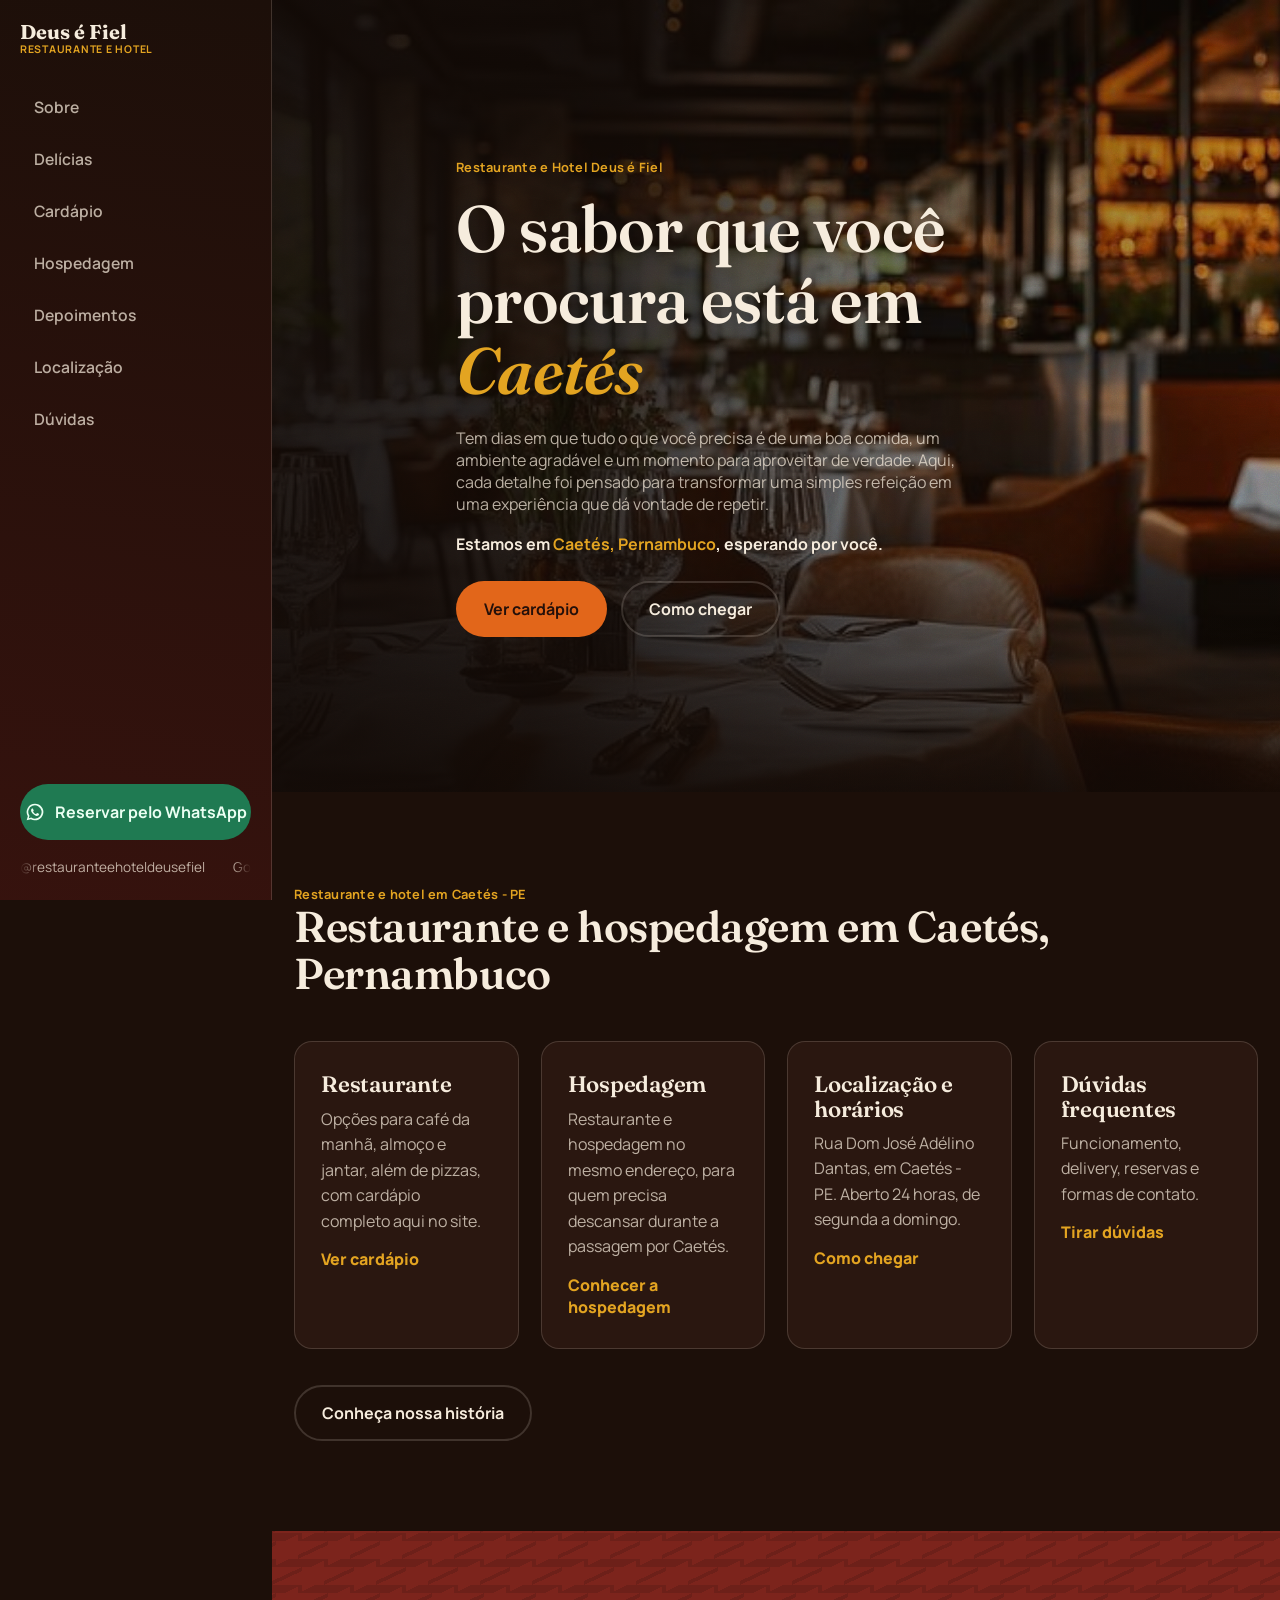
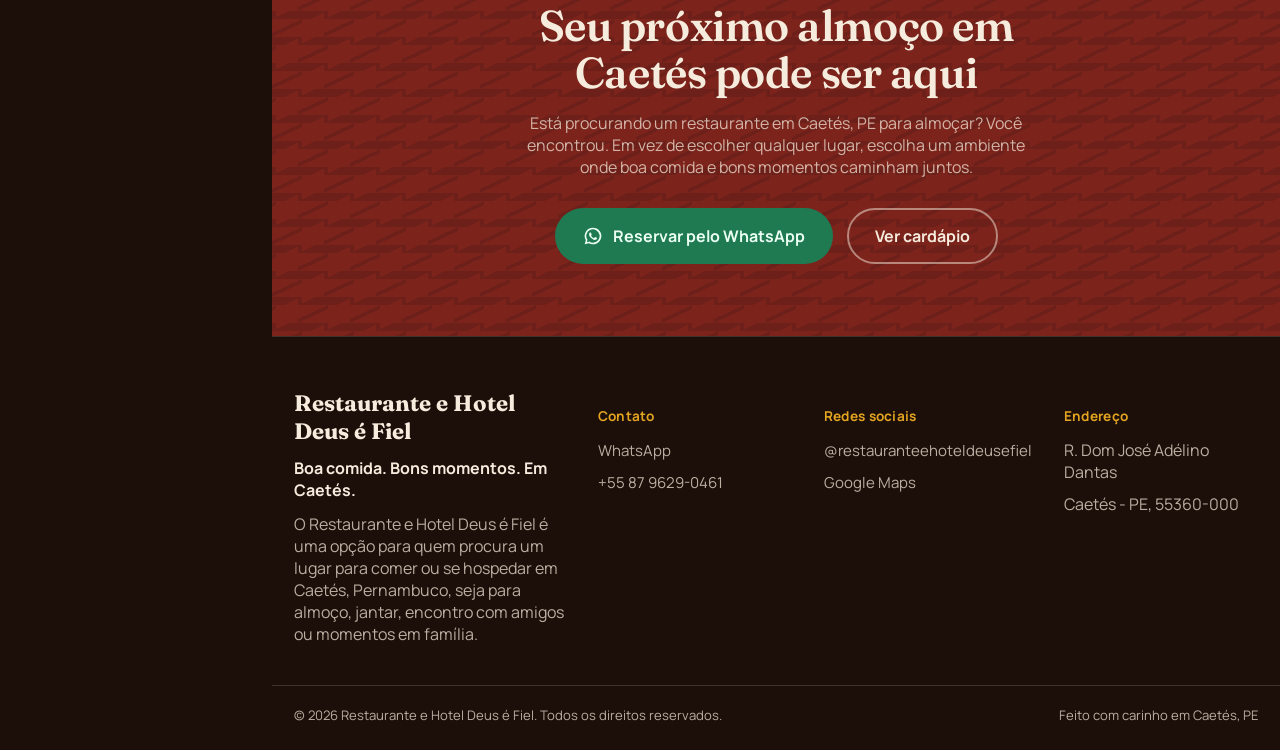
<file: index.html>
<!DOCTYPE html>
<!--
==============================================================================
  RESTAURANTE E HOTEL DEUS É FIEL — PÁGINA INICIAL — URL: /
  Site estático: cada página é uma pasta com um index.html. Arquivos compartilhados:
    assets/css/style.css .... todos os estilos ([CSS-01..25])
    assets/js/main.js ....... menu, progresso, animações, abas do cardápio ([JS-01..05])
    assets/img/ ............. fotos, logo, imagem de compartilhamento e favicon
  Estrutura deste arquivo: [HEAD] informações da página (título, descrição, canonical)
    [HTML-01..04] barra de progresso, barra superior, menu lateral (iguais em todas as páginas)
    [PAG-1] conteúdo desta página · [HTML-05..06] rodapé e botão flutuante do WhatsApp
  Padrão: todo bloco novo ganha um comentário dizendo o que é e como editar.
==============================================================================
-->
<html lang="pt-BR" class="no-js-fallback">
<head>
<!-- ===== [HEAD] INFORMAÇÕES DESTA PÁGINA (únicas em cada página: título, descrição e endereço canônico) ===== -->
<!-- Codificação de caracteres (acentos). Não mexer. -->
<meta charset="UTF-8">
<!-- Faz o site se ajustar à tela do celular. -->
<meta name="viewport" content="width=device-width, initial-scale=1, viewport-fit=cover">
<!-- Cor da barra do navegador no celular. -->
<meta name="theme-color" content="#1c0f09">
<!-- Título da aba do navegador e do resultado no Google (exclusivo desta página). -->
<title>Restaurante e Hotel Deus é Fiel | Caetés - PE</title>
<!-- Texto que aparece no Google embaixo do título (exclusivo desta página, ideal até ~160 caracteres). -->
<meta name="description" content="Restaurante e hotel em Caetés - PE, na Rua Dom José Adélino Dantas. Café da manhã, almoço, jantar, pizzas e hospedagem. Veja o cardápio e fale pelo WhatsApp.">
<!-- Endereço oficial desta página (absoluto): evita que o Google trate variações da URL como páginas diferentes. -->
<link rel="canonical" href="https://restaurante-deus-fiel.vercel.app/">
<!-- Permite que o Google indexe a página e siga os links dela. -->
<meta name="robots" content="index, follow">
<!-- Compartilhamento (WhatsApp, Facebook, X/Twitter...): título, descrição, endereço e imagem desta página. Imagem 1200x630 com a logo. -->
<meta property="og:type" content="website">
<meta property="og:site_name" content="Restaurante e Hotel Deus é Fiel">
<meta property="og:locale" content="pt_BR">
<meta property="og:title" content="Restaurante e Hotel Deus é Fiel | Caetés - PE">
<meta property="og:description" content="Restaurante e hotel em Caetés - PE, na Rua Dom José Adélino Dantas. Café da manhã, almoço, jantar, pizzas e hospedagem. Veja o cardápio e fale pelo WhatsApp.">
<meta property="og:url" content="https://restaurante-deus-fiel.vercel.app/">
<meta property="og:image" content="https://restaurante-deus-fiel.vercel.app/assets/img/og-restaurante-e-hotel-deus-e-fiel.jpg">
<meta property="og:image:width" content="1200">
<meta property="og:image:height" content="630">
<meta property="og:image:alt" content="Logo do Restaurante e Hotel Deus é Fiel, com um chef segurando uma cloche">
<meta name="twitter:card" content="summary_large_image">
<meta name="twitter:title" content="Restaurante e Hotel Deus é Fiel | Caetés - PE">
<meta name="twitter:description" content="Restaurante e hotel em Caetés - PE, na Rua Dom José Adélino Dantas. Café da manhã, almoço, jantar, pizzas e hospedagem. Veja o cardápio e fale pelo WhatsApp.">
<meta name="twitter:image" content="https://restaurante-deus-fiel.vercel.app/assets/img/og-restaurante-e-hotel-deus-e-fiel.jpg">
<!-- Ícone do site (favicon) REDONDO: aba do navegador, Google, Chrome do celular e tela inicial. O "?v=3" força o navegador a baixar o ícone novo (aumente o número ao trocar a imagem).
     favicon.ico, favicon-32/48/192.png e icon-192/512.png = recorte redondo do chef; apple-touch-icon.png (iPhone, o iOS exige quadrado) = logo completa. site.webmanifest guarda os ícones do Android. -->
<link rel="icon" href="/favicon.ico?v=3" sizes="any">
<link rel="icon" type="image/png" sizes="32x32" href="/assets/img/favicon-32.png?v=3">
<link rel="icon" type="image/png" sizes="48x48" href="/assets/img/favicon-48.png?v=3">
<link rel="icon" type="image/png" sizes="192x192" href="/assets/img/favicon-192.png?v=3">
<link rel="apple-touch-icon" sizes="180x180" href="/apple-touch-icon.png?v=3">
<link rel="manifest" href="/site.webmanifest?v=3">
<!-- Avisa ao CSS que o JavaScript está ativo (troca "no-js-fallback" por "js"). Sem JS, o conteúdo aparece normalmente. -->
<script>document.documentElement.className='js';</script>
<!-- Compatibilidade com os links antigos do tipo /#cardapio: o servidor não recebe o "#", então este mini-script leva a pessoa direto
     para a URL nova (um único passo, sem cadeia de redirecionamentos). Pode ser apagado depois que os links antigos deixarem de circular. -->
<script>
(function(){var m=location.hash.match(/^#(sobre|delicias|cardapio|depoimentos|localizacao|faq)$/);if(m)location.replace('/'+m[1]+'/');})();
</script>
<!-- Dados estruturados (JSON-LD): um único estabelecimento, do tipo Restaurant e Hotel. Só contém dados confirmados no site. Para ADICIONAR no futuro (somente depois de confirmar): geo (latitude/longitude), priceRange, servesCuisine, checkinTime/checkoutTime, amenityFeature. Se mudar endereço, telefone ou horário, mude aqui também. -->
<script type="application/ld+json">
{
  "@context": "https://schema.org",
  "@type": [
    "Restaurant",
    "Hotel"
  ],
  "@id": "https://restaurante-deus-fiel.vercel.app/#estabelecimento",
  "name": "Restaurante e Hotel Deus é Fiel",
  "description": "Restaurante e hotel em Caetés - PE, com café da manhã, almoço, jantar, pizzas e hospedagem.",
  "url": "https://restaurante-deus-fiel.vercel.app/",
  "telephone": "+55 87 9629-0461",
  "image": [
    "https://restaurante-deus-fiel.vercel.app/assets/img/salao-restaurante-deus-e-fiel-caetes-pe.jpg",
    "https://restaurante-deus-fiel.vercel.app/assets/img/logo-restaurante-e-hotel-deus-e-fiel.png"
  ],
  "logo": "https://restaurante-deus-fiel.vercel.app/assets/img/logo-restaurante-e-hotel-deus-e-fiel.png",
  "menu": "https://restaurante-deus-fiel.vercel.app/cardapio/",
  "hasMap": "https://www.google.com/maps/search/?api=1&query=Restaurante%20Deus%20%C3%A9%20Fiel%2C%20R.%20Dom%20Jos%C3%A9%20Ad%C3%A9lino%20Dantas%2C%20Caet%C3%A9s%20-%20PE%2C%2055360-000",
  "acceptsReservations": true,
  "address": {
    "@type": "PostalAddress",
    "streetAddress": "R. Dom José Adélino Dantas",
    "addressLocality": "Caetés",
    "addressRegion": "PE",
    "postalCode": "55360-000",
    "addressCountry": "BR"
  },
  "openingHoursSpecification": [
    {
      "@type": "OpeningHoursSpecification",
      "dayOfWeek": [
        "Monday",
        "Tuesday",
        "Wednesday",
        "Thursday",
        "Friday",
        "Saturday",
        "Sunday"
      ],
      "opens": "00:00",
      "closes": "23:59"
    }
  ],
  "sameAs": [
    "https://www.instagram.com/restauranteehoteldeusefiel/"
  ]
}
</script>
<!-- Acelera o carregamento das fontes do Google (as duas linhas abaixo). -->
<link rel="preconnect" href="https://fonts.googleapis.com">
<link rel="preconnect" href="https://fonts.gstatic.com" crossorigin>
<!-- Fontes do site: Fraunces (títulos) e Manrope (textos). -->
<link href="https://fonts.googleapis.com/css2?family=Fraunces:ital,opsz,wght@0,9..144,400;0,9..144,500;0,9..144,600;0,9..144,700;1,9..144,500&family=Manrope:wght@400;500;600;700;800&display=swap" rel="stylesheet">
<!-- Estilos compartilhados por todas as páginas ([CSS-01..25]). -->
<link rel="stylesheet" href="assets/css/style.css">
</head>
<body>

<!-- ===== [HTML-01] BARRA DE PROGRESSO DE ROLAGEM (largura controlada pelo JS, ver [JS-02] em assets/js/main.js) ===== -->
<div class="progress" id="progressBar"></div>

<!-- ===== [HTML-02] BARRA SUPERIOR (só celular/tablet): botão do menu, logo e WhatsApp ===== -->
<header class="topbar">
  <!-- Botão ☰ que abre o menu lateral (ver [JS-01]) -->
  <button class="menu-btn" id="menuBtn" aria-label="Abrir menu" aria-expanded="false" aria-controls="sidebar">
    <svg viewBox="0 0 24 24" fill="none" stroke="currentColor" stroke-width="2" stroke-linecap="round"><path d="M4 7h16M4 12h16M4 17h16"/></svg>
  </button>
  <!-- Logo: leva para a página inicial (/) -->
  <a href="/" class="brand">
    <span class="brand-top">Deus é Fiel</span>
    <span class="brand-bottom">RESTAURANTE E HOTEL</span>
  </a>
  <!-- Botão do WhatsApp (reserva) -->
  <a href="https://wa.me/558796290461?text=Ol%C3%A1%21%20Quero%20fazer%20uma%20reserva." class="icon-btn whats-topbar" aria-label="Reservar pelo WhatsApp">
    <svg viewBox="0 0 24 24" fill="currentColor"><path d="M12 2a10 10 0 0 0-8.6 15.1L2 22l5.1-1.3A10 10 0 1 0 12 2Zm0 18a8 8 0 0 1-4.1-1.1l-.3-.2-3 .8.8-2.9-.2-.3A8 8 0 1 1 12 20Zm4.4-6c-.2-.1-1.4-.7-1.6-.8-.2-.1-.4-.1-.5.1-.2.2-.6.8-.8 1-.1.2-.3.2-.5.1-1.4-.7-2.3-1.2-3.2-2.8-.2-.4.2-.4.6-1.2.1-.1 0-.3 0-.4-.1-.1-.5-1.2-.7-1.7-.2-.4-.4-.4-.5-.4h-.5c-.2 0-.4.1-.6.3-.2.2-.8.8-.8 2s.8 2.3 1 2.5c.1.2 1.6 2.5 4 3.4 1.9.7 2.3.6 2.7.5.4-.1 1.4-.6 1.6-1.1.2-.5.2-1 .1-1.1-.1-.1-.3-.2-.5-.3Z"/></svg>
  </a>
</header>

<!-- ===== [HTML-03] FUNDO ESCURO atrás do menu lateral (celular/tablet) ===== -->
<div class="sidebar-overlay" id="sidebarOverlay"></div>

<!-- ===== [HTML-04] MENU LATERAL: gaveta no celular/tablet, coluna fixa no desktop ===== -->
<aside class="sidebar" id="sidebar">
  <!-- Topo do menu: logo + botão × de fechar -->
  <div class="sidebar-head">
    <a href="/" class="brand">
      <span class="brand-top">Deus é Fiel</span>
      <span class="brand-bottom">RESTAURANTE E HOTEL</span>
    </a>
    <button class="sidebar-close" id="sidebarClose" aria-label="Fechar menu">×</button>
  </div>
  <!-- Links das páginas: cada um leva a uma página de verdade (URL própria). O link da página aberta recebe class="is-active" e aria-current="page".
       Este menu se repete em todos os arquivos .html: ao mudar um link, mude nos 7 arquivos (Ctrl+F no texto do link). -->
  <nav class="sidebar-nav" aria-label="Menu principal">
      <a href="/sobre/">Sobre</a>
      <a href="/delicias/">Delícias</a>
      <a href="/cardapio/">Cardápio</a>
      <a href="/hospedagem/">Hospedagem</a>
      <a href="/depoimentos/">Depoimentos</a>
      <a href="/localizacao/">Localização</a>
      <a href="/faq/">Dúvidas</a>
  </nav>
  <!-- Botão verde do WhatsApp (reservas) -->
  <a href="https://wa.me/558796290461?text=Ol%C3%A1%21%20Quero%20fazer%20uma%20reserva." class="btn btn--whats btn--full sidebar-cta">
    <svg viewBox="0 0 24 24" fill="currentColor"><path d="M12 2a10 10 0 0 0-8.6 15.1L2 22l5.1-1.3A10 10 0 1 0 12 2Zm0 18a8 8 0 0 1-4.1-1.1l-.3-.2-3 .8.8-2.9-.2-.3A8 8 0 1 1 12 20Zm4.4-6c-.2-.1-1.4-.7-1.6-.8-.2-.1-.4-.1-.5.1-.2.2-.6.8-.8 1-.1.2-.3.2-.5.1-1.4-.7-2.3-1.2-3.2-2.8-.2-.4.2-.4.6-1.2.1-.1 0-.3 0-.4-.1-.1-.5-1.2-.7-1.7-.2-.4-.4-.4-.5-.4h-.5c-.2 0-.4.1-.6.3-.2.2-.8.8-.8 2s.8 2.3 1 2.5c.1.2 1.6 2.5 4 3.4 1.9.7 2.3.6 2.7.5.4-.1 1.4-.6 1.6-1.1.2-.5.2-1 .1-1.1-.1-.1-.3-.2-.5-.3Z"/></svg>
    Reservar pelo WhatsApp
  </a>
  <!-- Instagram e Google Maps numa linha só, em movimento horizontal (letreiro). 
       O 2º grupo é uma cópia do 1º (aria-hidden) para o movimento nunca ter "buraco". Se mudar um link, mude nos dois grupos. -->
  <div class="sidebar-social" aria-label="Redes e localização">
    <div class="marquee-track">
      <span class="marquee-group">
        <a href="https://www.instagram.com/restauranteehoteldeusefiel/" target="_blank" rel="noopener">&#64;restauranteehoteldeusefiel</a>
        <a href="https://www.google.com/maps/search/?api=1&query=Restaurante%20Deus%20%C3%A9%20Fiel%2C%20R.%20Dom%20Jos%C3%A9%20Ad%C3%A9lino%20Dantas%2C%20Caet%C3%A9s%20-%20PE%2C%2055360-000" target="_blank" rel="noopener">Google Maps</a>
      </span>
      <span class="marquee-group" aria-hidden="true">
        <a href="https://www.instagram.com/restauranteehoteldeusefiel/" target="_blank" rel="noopener" tabindex="-1">&#64;restauranteehoteldeusefiel</a>
        <a href="https://www.google.com/maps/search/?api=1&query=Restaurante%20Deus%20%C3%A9%20Fiel%2C%20R.%20Dom%20Jos%C3%A9%20Ad%C3%A9lino%20Dantas%2C%20Caet%C3%A9s%20-%20PE%2C%2055360-000" target="_blank" rel="noopener" tabindex="-1">Google Maps</a>
      </span>
    </div>
  </div>
</aside>

<!-- ==========================================================================
     [PAG-1] PÁGINA INICIAL — URL: /
     ========================================================================== -->
<main class="page" id="view-inicio">
<!-- [PAG-1.1] BANNER PRINCIPAL (hero): título, boas-vindas e botões "Ver cardápio" e "Como chegar". A foto de fundo está em [IMG-01] (style.css).
     (Sem brilho no mouse e sem brasas animadas: o banner é só a foto, o texto e os botões.) -->
<section class="hero" id="banner">
  <div class="grain"></div>
  <div class="container hero-inner">
    <div class="hero-copy">
      <!-- Mini-título do banner -->
      <span class="eyebrow">Restaurante e Hotel Deus é Fiel</span>
      <!-- Título principal (o <em> deixa a palavra em destaque dourado) -->
      <h1>O sabor que você procura está em <em>Caetés</em></h1>
      <!-- Texto de boas-vindas -->
      <p class="hero-lead">Tem dias em que tudo o que você precisa é de uma boa comida, um ambiente agradável e um momento para aproveitar de verdade. Aqui, cada detalhe foi pensado para transformar uma simples refeição em uma experiência que dá vontade de repetir.</p>
      <!-- Frase com o local (o <span> fica dourado) -->
      <p class="hero-place">Estamos em <span>Caetés, Pernambuco</span>, esperando por você.</p>
      <!-- Botões do banner: ver cardápio e como chegar -->
      <div class="btn-row">
        <a href="/cardapio/" class="btn btn--primary">Ver cardápio</a>
        <a href="/localizacao/" class="btn btn--ghost">Como chegar</a>
      </div>
    </div>
  </div>
</section>

<!-- [PAG-1.3] O QUE VOCÊ ENCONTRA AQUI: 4 cartões com link para as páginas principais (restaurante, hospedagem, localização e dúvidas).
     Para adicionar um cartão, copie um bloco <div class="card reveal"> inteiro e troque título, texto e link. -->
<section class="section--dark section-pad" id="porque">
  <div class="container">
    <span class="eyebrow reveal">Restaurante e hotel em Caetés - PE</span>
    <h2 class="reveal">Restaurante e hospedagem em Caetés, Pernambuco</h2>
    <div class="grid-4">
      <!-- Cartão: Restaurante -->
      <div class="card reveal">
        <h3>Restaurante</h3>
        <p>Opções para café da manhã, almoço e jantar, além de pizzas, com cardápio completo aqui no site.</p>
        <a class="card-link" href="/cardapio/">Ver cardápio</a>
      </div>
      <!-- Cartão: Hospedagem -->
      <div class="card reveal">
        <h3>Hospedagem</h3>
        <p>Restaurante e hospedagem no mesmo endereço, para quem precisa descansar durante a passagem por Caetés.</p>
        <a class="card-link" href="/hospedagem/">Conhecer a hospedagem</a>
      </div>
      <!-- Cartão: Localização e horários -->
      <div class="card reveal">
        <h3>Localização e horários</h3>
        <p>Rua Dom José Adélino Dantas, em Caetés - PE. Aberto 24 horas, de segunda a domingo.</p>
        <a class="card-link" href="/localizacao/">Como chegar</a>
      </div>
      <!-- Cartão: Dúvidas frequentes -->
      <div class="card reveal">
        <h3>Dúvidas frequentes</h3>
        <p>Funcionamento, delivery, reservas e formas de contato.</p>
        <a class="card-link" href="/faq/">Tirar dúvidas</a>
      </div>
    </div>
    <!-- Botão para a página Sobre (link real) -->
    <div class="btn-row reveal" style="margin-top:36px;">
      <a href="/sobre/" class="btn btn--ghost">Conheça nossa história</a>
    </div>
  </div>
</section>

<!-- [PAG-1.4] FAIXA DE CHAMADA (CTA): botões de WhatsApp e cardápio.
     O texto depois de ?text= no link do WhatsApp é a mensagem já preenchida (espaço = %20). -->
<section class="cta-band" id="cta-caetes">
  <div class="brick-texture"></div>
  <div class="container" style="position:relative;">
    <h2 class="reveal">Seu próximo almoço em Caetés pode ser aqui</h2>
    <p class="reveal">Está procurando um restaurante em Caetés, PE para almoçar? Você encontrou. Em vez de escolher qualquer lugar, escolha um ambiente onde boa comida e bons momentos caminham juntos.</p>
    <div class="btn-row reveal">
      <a href="https://wa.me/558796290461?text=Ol%C3%A1%21%20Quero%20fazer%20um%20pedido%20ou%20reserva." class="btn btn--whats">
        <svg viewBox="0 0 24 24" fill="currentColor"><path d="M12 2a10 10 0 0 0-8.6 15.1L2 22l5.1-1.3A10 10 0 1 0 12 2Zm0 18a8 8 0 0 1-4.1-1.1l-.3-.2-3 .8.8-2.9-.2-.3A8 8 0 1 1 12 20Zm4.4-6c-.2-.1-1.4-.7-1.6-.8-.2-.1-.4-.1-.5.1-.2.2-.6.8-.8 1-.1.2-.3.2-.5.1-1.4-.7-2.3-1.2-3.2-2.8-.2-.4.2-.4.6-1.2.1-.1 0-.3 0-.4-.1-.1-.5-1.2-.7-1.7-.2-.4-.4-.4-.5-.4h-.5c-.2 0-.4.1-.6.3-.2.2-.8.8-.8 2s.8 2.3 1 2.5c.1.2 1.6 2.5 4 3.4 1.9.7 2.3.6 2.7.5.4-.1 1.4-.6 1.6-1.1.2-.5.2-1 .1-1.1-.1-.1-.3-.2-.5-.3Z"/></svg>
        Reservar pelo WhatsApp
      </a>
      <a href="/cardapio/" class="btn btn--ghost" style="border-color:rgba(246,236,221,.5);">Ver cardápio</a>
    </div>
  </div>
</section>

</main>

<!-- ===== [HTML-05] RODAPÉ: aparece em todas as páginas ===== -->
<footer>
  <!-- Parte de cima do rodapé: marca + 3 colunas -->
  <div class="container foot-top">
    <!-- Coluna: marca e texto de apresentação -->
    <div class="foot-brand">
      <span class="brand-top" style="font-size:1.4rem;">Restaurante e Hotel Deus é Fiel</span>
      <p><strong style="color:var(--cream);">Boa comida. Bons momentos. Em Caetés.</strong></p>
      <p>O Restaurante e Hotel Deus é Fiel é uma opção para quem procura um lugar para comer ou se hospedar em Caetés, Pernambuco, seja para almoço, jantar, encontro com amigos ou momentos em família.</p>
    </div>
    <!-- Coluna: Contato -->
    <div class="foot-col">
      <h4>Contato</h4>
      <ul>
        <li><a href="https://wa.me/558796290461?text=Ol%C3%A1%21">WhatsApp</a></li>
        <li><a href="tel:+558796290461" style="color:var(--cream-soft);">+55 87 9629-0461</a></li>
      </ul>
    </div>
    <!-- Coluna: Redes sociais -->
    <div class="foot-col">
      <h4>Redes sociais</h4>
      <ul>
        <li><a href="https://www.instagram.com/restauranteehoteldeusefiel/" target="_blank" rel="noopener">&#64;restauranteehoteldeusefiel</a></li>
        <li><a href="https://www.google.com/maps/search/?api=1&query=Restaurante%20Deus%20%C3%A9%20Fiel%2C%20R.%20Dom%20Jos%C3%A9%20Ad%C3%A9lino%20Dantas%2C%20Caet%C3%A9s%20-%20PE%2C%2055360-000" target="_blank" rel="noopener">Google Maps</a></li>
      </ul>
    </div>
    <!-- Coluna: Endereço -->
    <div class="foot-col">
      <h4>Endereço</h4>
      <ul>
        <li style="color:var(--cream-soft);">R. Dom José Adélino Dantas</li>
        <li style="color:var(--cream-soft);">Caetés - PE, 55360-000</li>
      </ul>
    </div>
  </div>
  <!-- Linha final do rodapé: direitos reservados (troque o ano se precisar) -->
  <div class="container foot-bottom">
    <span>© 2026 Restaurante e Hotel Deus é Fiel. Todos os direitos reservados.</span>
    <span>Feito com carinho em Caetés, PE</span>
  </div>
</footer>

<!-- ===== [HTML-06] BOTÃO FLUTUANTE DO WHATSAPP (só celular/tablet; no desktop o botão fica no menu lateral) ===== -->
<a href="https://wa.me/558796290461?text=Ol%C3%A1%21%20Quero%20fazer%20uma%20reserva." class="whats-float" aria-label="Reservar pelo WhatsApp">
  <svg viewBox="0 0 24 24" fill="currentColor"><path d="M12 2a10 10 0 0 0-8.6 15.1L2 22l5.1-1.3A10 10 0 1 0 12 2Zm0 18a8 8 0 0 1-4.1-1.1l-.3-.2-3 .8.8-2.9-.2-.3A8 8 0 1 1 12 20Zm4.4-6c-.2-.1-1.4-.7-1.6-.8-.2-.1-.4-.1-.5.1-.2.2-.6.8-.8 1-.1.2-.3.2-.5.1-1.4-.7-2.3-1.2-3.2-2.8-.2-.4.2-.4.6-1.2.1-.1 0-.3 0-.4-.1-.1-.5-1.2-.7-1.7-.2-.4-.4-.4-.5-.4h-.5c-.2 0-.4.1-.6.3-.2.2-.8.8-.8 2s.8 2.3 1 2.5c.1.2 1.6 2.5 4 3.4 1.9.7 2.3.6 2.7.5.4-.1 1.4-.6 1.6-1.1.2-.5.2-1 .1-1.1-.1-.1-.3-.2-.5-.3Z"/></svg>
</a>

<!-- ===== Comportamentos do site (menu, progresso, animações, abas): assets/js/main.js ===== -->
<script src="assets/js/main.js" defer></script>
</body>
</html>
</file>
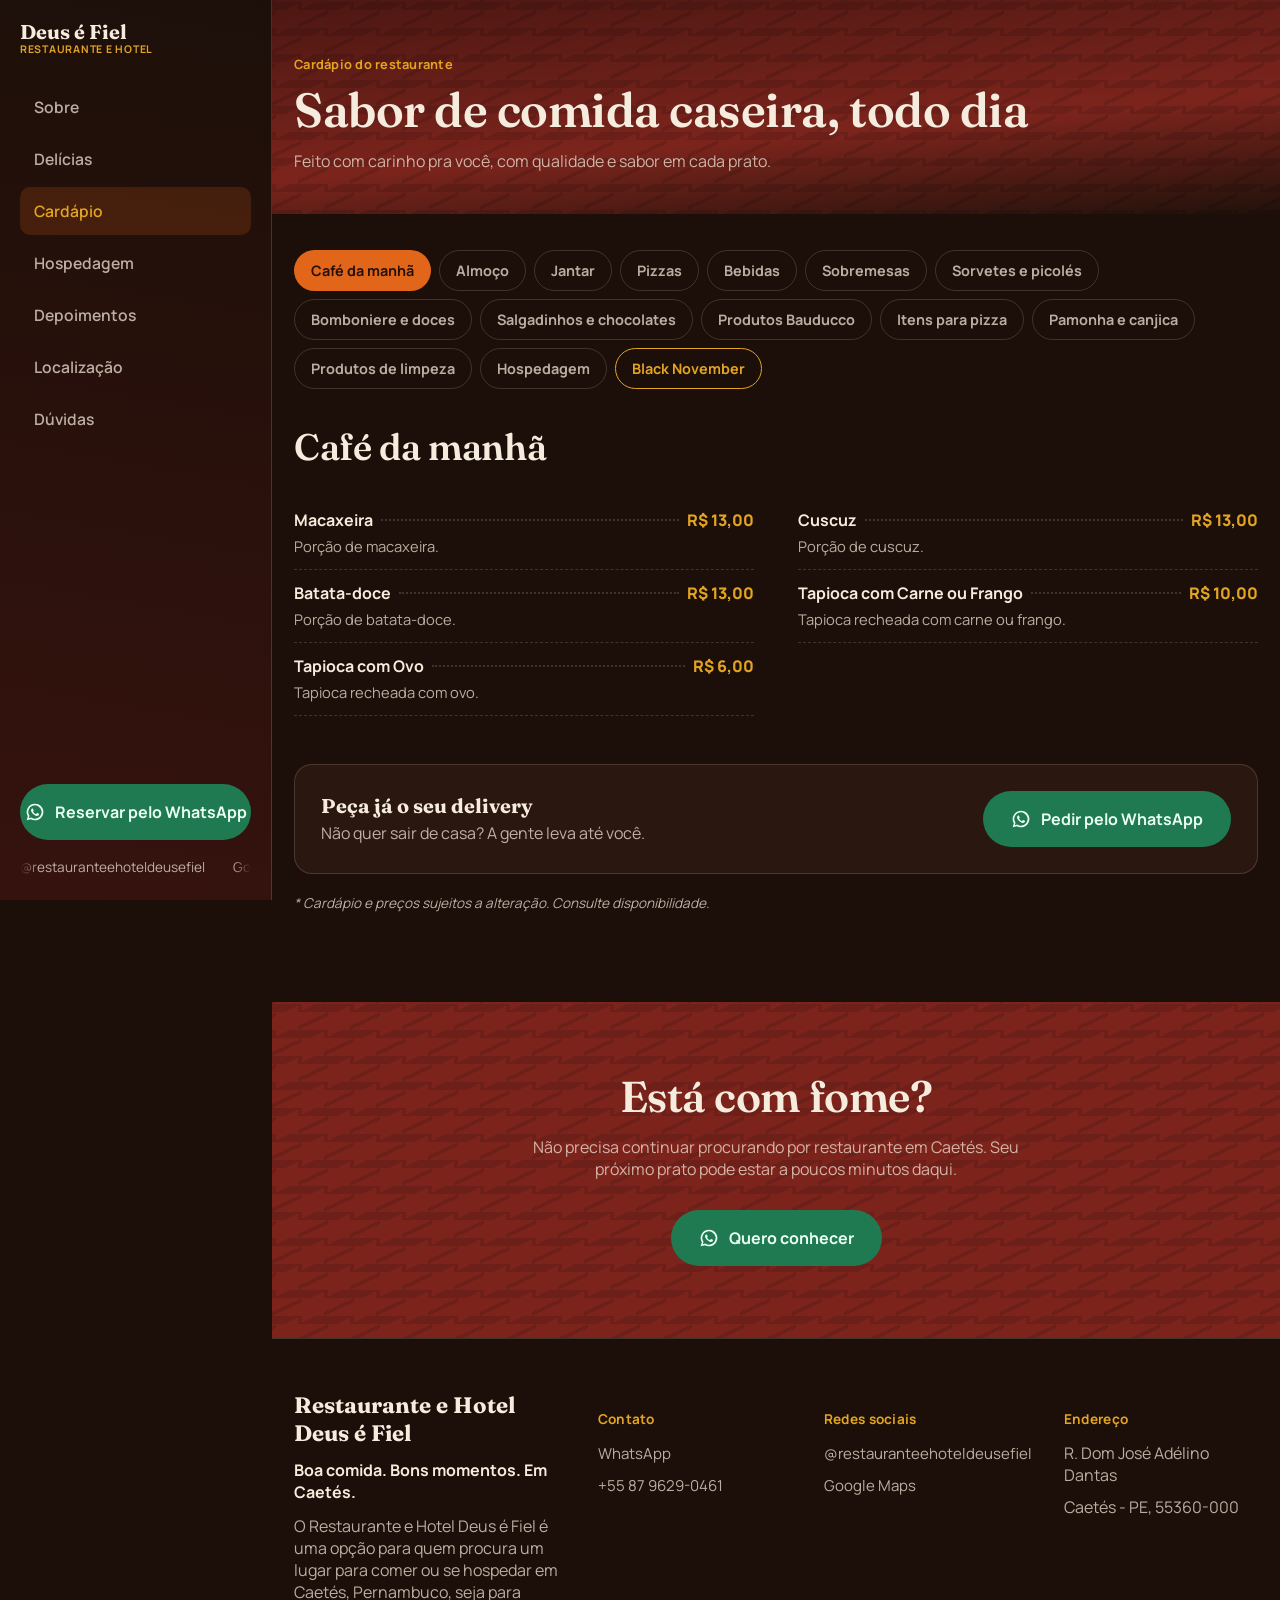
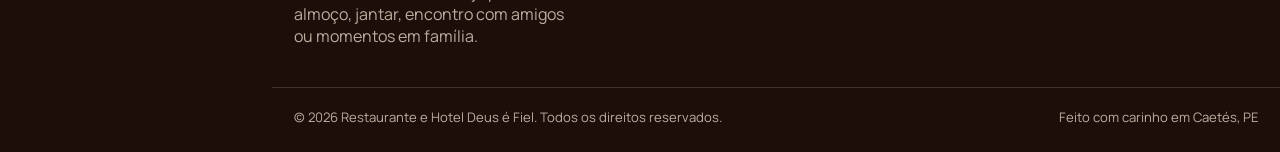
<file: cardapio/index.html>
<!DOCTYPE html>
<!--
==============================================================================
  RESTAURANTE E HOTEL DEUS É FIEL — PÁGINA CARDÁPIO — URL: /cardapio/
  Site estático: cada página é uma pasta com um index.html. Arquivos compartilhados:
    assets/css/style.css .... todos os estilos ([CSS-01..25])
    assets/js/main.js ....... menu, progresso, animações, abas do cardápio ([JS-01..05])
    assets/img/ ............. fotos, logo, imagem de compartilhamento e favicon
  Estrutura deste arquivo: [HEAD] informações da página (título, descrição, canonical)
    [HTML-01..04] barra de progresso, barra superior, menu lateral (iguais em todas as páginas)
    [PAG-4] conteúdo desta página · [HTML-05..06] rodapé e botão flutuante do WhatsApp
  Padrão: todo bloco novo ganha um comentário dizendo o que é e como editar.
==============================================================================
-->
<html lang="pt-BR" class="no-js-fallback">
<head>
<!-- ===== [HEAD] INFORMAÇÕES DESTA PÁGINA (únicas em cada página: título, descrição e endereço canônico) ===== -->
<!-- Codificação de caracteres (acentos). Não mexer. -->
<meta charset="UTF-8">
<!-- Faz o site se ajustar à tela do celular. -->
<meta name="viewport" content="width=device-width, initial-scale=1, viewport-fit=cover">
<!-- Cor da barra do navegador no celular. -->
<meta name="theme-color" content="#1c0f09">
<!-- Título da aba do navegador e do resultado no Google (exclusivo desta página). -->
<title>Cardápio do Restaurante e Hotel Deus é Fiel | Caetés - PE</title>
<!-- Texto que aparece no Google embaixo do título (exclusivo desta página, ideal até ~160 caracteres). -->
<meta name="description" content="Cardápio com café da manhã, almoço, janta, pizzas, bebidas e sobremesas do Restaurante e Hotel Deus é Fiel, em Caetés - PE. Veja descrições e preços.">
<!-- Endereço oficial desta página (absoluto): evita que o Google trate variações da URL como páginas diferentes. -->
<link rel="canonical" href="https://restaurante-deus-fiel.vercel.app/cardapio/">
<!-- Permite que o Google indexe a página e siga os links dela. -->
<meta name="robots" content="index, follow">
<!-- Compartilhamento (WhatsApp, Facebook, X/Twitter...): título, descrição, endereço e imagem desta página. Imagem 1200x630 com a logo. -->
<meta property="og:type" content="website">
<meta property="og:site_name" content="Restaurante e Hotel Deus é Fiel">
<meta property="og:locale" content="pt_BR">
<meta property="og:title" content="Cardápio do Restaurante e Hotel Deus é Fiel | Caetés - PE">
<meta property="og:description" content="Cardápio com café da manhã, almoço, janta, pizzas, bebidas e sobremesas do Restaurante e Hotel Deus é Fiel, em Caetés - PE. Veja descrições e preços.">
<meta property="og:url" content="https://restaurante-deus-fiel.vercel.app/cardapio/">
<meta property="og:image" content="https://restaurante-deus-fiel.vercel.app/assets/img/og-restaurante-e-hotel-deus-e-fiel.jpg">
<meta property="og:image:width" content="1200">
<meta property="og:image:height" content="630">
<meta property="og:image:alt" content="Logo do Restaurante e Hotel Deus é Fiel, com um chef segurando uma cloche">
<meta name="twitter:card" content="summary_large_image">
<meta name="twitter:title" content="Cardápio do Restaurante e Hotel Deus é Fiel | Caetés - PE">
<meta name="twitter:description" content="Cardápio com café da manhã, almoço, janta, pizzas, bebidas e sobremesas do Restaurante e Hotel Deus é Fiel, em Caetés - PE. Veja descrições e preços.">
<meta name="twitter:image" content="https://restaurante-deus-fiel.vercel.app/assets/img/og-restaurante-e-hotel-deus-e-fiel.jpg">
<!-- Ícone do site (favicon) REDONDO: aba do navegador, Google, Chrome do celular e tela inicial. O "?v=3" força o navegador a baixar o ícone novo (aumente o número ao trocar a imagem).
     favicon.ico, favicon-32/48/192.png e icon-192/512.png = recorte redondo do chef; apple-touch-icon.png (iPhone, o iOS exige quadrado) = logo completa. site.webmanifest guarda os ícones do Android. -->
<link rel="icon" href="/favicon.ico?v=3" sizes="any">
<link rel="icon" type="image/png" sizes="32x32" href="/assets/img/favicon-32.png?v=3">
<link rel="icon" type="image/png" sizes="48x48" href="/assets/img/favicon-48.png?v=3">
<link rel="icon" type="image/png" sizes="192x192" href="/assets/img/favicon-192.png?v=3">
<link rel="apple-touch-icon" sizes="180x180" href="/apple-touch-icon.png?v=3">
<link rel="manifest" href="/site.webmanifest?v=3">
<!-- Avisa ao CSS que o JavaScript está ativo (troca "no-js-fallback" por "js"). Sem JS, o conteúdo aparece normalmente. -->
<script>document.documentElement.className='js';</script>
<!-- Acelera o carregamento das fontes do Google (as duas linhas abaixo). -->
<link rel="preconnect" href="https://fonts.googleapis.com">
<link rel="preconnect" href="https://fonts.gstatic.com" crossorigin>
<!-- Fontes do site: Fraunces (títulos) e Manrope (textos). -->
<link href="https://fonts.googleapis.com/css2?family=Fraunces:ital,opsz,wght@0,9..144,400;0,9..144,500;0,9..144,600;0,9..144,700;1,9..144,500&family=Manrope:wght@400;500;600;700;800&display=swap" rel="stylesheet">
<!-- Estilos compartilhados por todas as páginas ([CSS-01..25]). -->
<link rel="stylesheet" href="../assets/css/style.css">
</head>
<body>

<!-- ===== [HTML-01] BARRA DE PROGRESSO DE ROLAGEM (largura controlada pelo JS, ver [JS-02] em assets/js/main.js) ===== -->
<div class="progress" id="progressBar"></div>

<!-- ===== [HTML-02] BARRA SUPERIOR (só celular/tablet): botão do menu, logo e WhatsApp ===== -->
<header class="topbar">
  <!-- Botão ☰ que abre o menu lateral (ver [JS-01]) -->
  <button class="menu-btn" id="menuBtn" aria-label="Abrir menu" aria-expanded="false" aria-controls="sidebar">
    <svg viewBox="0 0 24 24" fill="none" stroke="currentColor" stroke-width="2" stroke-linecap="round"><path d="M4 7h16M4 12h16M4 17h16"/></svg>
  </button>
  <!-- Logo: leva para a página inicial (/) -->
  <a href="/" class="brand">
    <span class="brand-top">Deus é Fiel</span>
    <span class="brand-bottom">RESTAURANTE E HOTEL</span>
  </a>
  <!-- Botão do WhatsApp (reserva) -->
  <a href="https://wa.me/558796290461?text=Ol%C3%A1%21%20Quero%20fazer%20uma%20reserva." class="icon-btn whats-topbar" aria-label="Reservar pelo WhatsApp">
    <svg viewBox="0 0 24 24" fill="currentColor"><path d="M12 2a10 10 0 0 0-8.6 15.1L2 22l5.1-1.3A10 10 0 1 0 12 2Zm0 18a8 8 0 0 1-4.1-1.1l-.3-.2-3 .8.8-2.9-.2-.3A8 8 0 1 1 12 20Zm4.4-6c-.2-.1-1.4-.7-1.6-.8-.2-.1-.4-.1-.5.1-.2.2-.6.8-.8 1-.1.2-.3.2-.5.1-1.4-.7-2.3-1.2-3.2-2.8-.2-.4.2-.4.6-1.2.1-.1 0-.3 0-.4-.1-.1-.5-1.2-.7-1.7-.2-.4-.4-.4-.5-.4h-.5c-.2 0-.4.1-.6.3-.2.2-.8.8-.8 2s.8 2.3 1 2.5c.1.2 1.6 2.5 4 3.4 1.9.7 2.3.6 2.7.5.4-.1 1.4-.6 1.6-1.1.2-.5.2-1 .1-1.1-.1-.1-.3-.2-.5-.3Z"/></svg>
  </a>
</header>

<!-- ===== [HTML-03] FUNDO ESCURO atrás do menu lateral (celular/tablet) ===== -->
<div class="sidebar-overlay" id="sidebarOverlay"></div>

<!-- ===== [HTML-04] MENU LATERAL: gaveta no celular/tablet, coluna fixa no desktop ===== -->
<aside class="sidebar" id="sidebar">
  <!-- Topo do menu: logo + botão × de fechar -->
  <div class="sidebar-head">
    <a href="/" class="brand">
      <span class="brand-top">Deus é Fiel</span>
      <span class="brand-bottom">RESTAURANTE E HOTEL</span>
    </a>
    <button class="sidebar-close" id="sidebarClose" aria-label="Fechar menu">×</button>
  </div>
  <!-- Links das páginas: cada um leva a uma página de verdade (URL própria). O link da página aberta recebe class="is-active" e aria-current="page".
       Este menu se repete em todos os arquivos .html: ao mudar um link, mude nos 7 arquivos (Ctrl+F no texto do link). -->
  <nav class="sidebar-nav" aria-label="Menu principal">
      <a href="/sobre/">Sobre</a>
      <a href="/delicias/">Delícias</a>
      <a href="/cardapio/" class="is-active" aria-current="page">Cardápio</a>
      <a href="/hospedagem/">Hospedagem</a>
      <a href="/depoimentos/">Depoimentos</a>
      <a href="/localizacao/">Localização</a>
      <a href="/faq/">Dúvidas</a>
  </nav>
  <!-- Botão verde do WhatsApp (reservas) -->
  <a href="https://wa.me/558796290461?text=Ol%C3%A1%21%20Quero%20fazer%20uma%20reserva." class="btn btn--whats btn--full sidebar-cta">
    <svg viewBox="0 0 24 24" fill="currentColor"><path d="M12 2a10 10 0 0 0-8.6 15.1L2 22l5.1-1.3A10 10 0 1 0 12 2Zm0 18a8 8 0 0 1-4.1-1.1l-.3-.2-3 .8.8-2.9-.2-.3A8 8 0 1 1 12 20Zm4.4-6c-.2-.1-1.4-.7-1.6-.8-.2-.1-.4-.1-.5.1-.2.2-.6.8-.8 1-.1.2-.3.2-.5.1-1.4-.7-2.3-1.2-3.2-2.8-.2-.4.2-.4.6-1.2.1-.1 0-.3 0-.4-.1-.1-.5-1.2-.7-1.7-.2-.4-.4-.4-.5-.4h-.5c-.2 0-.4.1-.6.3-.2.2-.8.8-.8 2s.8 2.3 1 2.5c.1.2 1.6 2.5 4 3.4 1.9.7 2.3.6 2.7.5.4-.1 1.4-.6 1.6-1.1.2-.5.2-1 .1-1.1-.1-.1-.3-.2-.5-.3Z"/></svg>
    Reservar pelo WhatsApp
  </a>
  <!-- Instagram e Google Maps numa linha só, em movimento horizontal (letreiro). 
       O 2º grupo é uma cópia do 1º (aria-hidden) para o movimento nunca ter "buraco". Se mudar um link, mude nos dois grupos. -->
  <div class="sidebar-social" aria-label="Redes e localização">
    <div class="marquee-track">
      <span class="marquee-group">
        <a href="https://www.instagram.com/restauranteehoteldeusefiel/" target="_blank" rel="noopener">&#64;restauranteehoteldeusefiel</a>
        <a href="https://www.google.com/maps/search/?api=1&query=Restaurante%20Deus%20%C3%A9%20Fiel%2C%20R.%20Dom%20Jos%C3%A9%20Ad%C3%A9lino%20Dantas%2C%20Caet%C3%A9s%20-%20PE%2C%2055360-000" target="_blank" rel="noopener">Google Maps</a>
      </span>
      <span class="marquee-group" aria-hidden="true">
        <a href="https://www.instagram.com/restauranteehoteldeusefiel/" target="_blank" rel="noopener" tabindex="-1">&#64;restauranteehoteldeusefiel</a>
        <a href="https://www.google.com/maps/search/?api=1&query=Restaurante%20Deus%20%C3%A9%20Fiel%2C%20R.%20Dom%20Jos%C3%A9%20Ad%C3%A9lino%20Dantas%2C%20Caet%C3%A9s%20-%20PE%2C%2055360-000" target="_blank" rel="noopener" tabindex="-1">Google Maps</a>
      </span>
    </div>
  </div>
</aside>

<!-- ==========================================================================
     [PAG-4] PÁGINA CARDÁPIO — URL: /cardapio/
     ========================================================================== -->
<main class="page" id="view-cardapio">
<!-- [PAG-4.1] CABEÇALHO DA PÁGINA -->
<section class="page-hero">
  <div class="brick-texture"></div>
  <div class="container">
    <span class="eyebrow reveal">Cardápio do restaurante</span>
    <h1 class="reveal">Sabor de comida caseira, todo dia</h1>
    <p class="reveal">Feito com carinho pra você, com qualidade e sabor em cada prato.</p>
  </div>
</section>

<!-- [PAG-4.2] CARDÁPIO COM ABAS. Veja o passo a passo para editar logo abaixo, em [PAG-4-ABAS] e [PAG-4-PAINEIS]. -->
<section class="section--dark section--menu">

  <!-- [PAG-4-ABAS] BOTÕES DAS ABAS. Cada botão abre o painel com o mesmo nome (aria-controls = id do painel).
       No celular a faixa rola para o lado e fica fixa embaixo da barra superior. A aba marcada com
       aria-selected="true" é a que abre primeiro. -->
  <div class="menu-tabs-wrap">
    <div class="container">
      <div class="menu-tabs" role="tablist" aria-label="Categorias do cardápio">
        <button type="button" class="menu-tab" role="tab" id="aba-cafe-da-manha" aria-controls="painel-cafe-da-manha" aria-selected="true">Café da manhã</button>
        <button type="button" class="menu-tab" role="tab" id="aba-almoco" aria-controls="painel-almoco" aria-selected="false" tabindex="-1">Almoço</button>
        <button type="button" class="menu-tab" role="tab" id="aba-jantar" aria-controls="painel-jantar" aria-selected="false" tabindex="-1">Jantar</button>
        <button type="button" class="menu-tab" role="tab" id="aba-pizzas" aria-controls="painel-pizzas" aria-selected="false" tabindex="-1">Pizzas</button>
        <button type="button" class="menu-tab" role="tab" id="aba-bebidas" aria-controls="painel-bebidas" aria-selected="false" tabindex="-1">Bebidas</button>
        <button type="button" class="menu-tab" role="tab" id="aba-sobremesas" aria-controls="painel-sobremesas" aria-selected="false" tabindex="-1">Sobremesas</button>
        <button type="button" class="menu-tab" role="tab" id="aba-sorvetes-e-picoles" aria-controls="painel-sorvetes-e-picoles" aria-selected="false" tabindex="-1">Sorvetes e picolés</button>
        <button type="button" class="menu-tab" role="tab" id="aba-bomboniere-e-doces" aria-controls="painel-bomboniere-e-doces" aria-selected="false" tabindex="-1">Bomboniere e doces</button>
        <button type="button" class="menu-tab" role="tab" id="aba-salgadinhos-e-chocolates" aria-controls="painel-salgadinhos-e-chocolates" aria-selected="false" tabindex="-1">Salgadinhos e chocolates</button>
        <button type="button" class="menu-tab" role="tab" id="aba-produtos-bauducco" aria-controls="painel-produtos-bauducco" aria-selected="false" tabindex="-1">Produtos Bauducco</button>
        <button type="button" class="menu-tab" role="tab" id="aba-itens-para-pizza" aria-controls="painel-itens-para-pizza" aria-selected="false" tabindex="-1">Itens para pizza</button>
        <button type="button" class="menu-tab" role="tab" id="aba-pamonha-e-canjica" aria-controls="painel-pamonha-e-canjica" aria-selected="false" tabindex="-1">Pamonha e canjica</button>
        <button type="button" class="menu-tab" role="tab" id="aba-produtos-de-limpeza" aria-controls="painel-produtos-de-limpeza" aria-selected="false" tabindex="-1">Produtos de limpeza</button>
        <button type="button" class="menu-tab" role="tab" id="aba-hospedagem" aria-controls="painel-hospedagem" aria-selected="false" tabindex="-1">Hospedagem</button>
        <!-- TEMPORÁRIA: aba da campanha Black November. Quando a campanha acabar, apague este botão e o painel [ABA-15]. -->
        <button type="button" class="menu-tab menu-tab--promo" role="tab" id="aba-black-november" aria-controls="painel-black-november" aria-selected="false" tabindex="-1">Black November</button>
      </div>
    </div>
  </div>

  <div class="container">

    <!-- [PAG-4-PAINEIS] UM PAINEL POR ABA. Dentro de cada painel: grupos (menu-group) e, em cada grupo,
         a lista de pratos (menu-list). CADA PRATO É UMA LINHA, no formato:
           <div class="menu-item"> nome + preço + descrição </div>
         Para mudar preço/descrição, procure o nome do prato (Ctrl+F) e edite o texto.
         Para adicionar um prato, copie uma linha inteira e cole dentro da mesma menu-list.
         Preço a combinar: use <span class="price price--ask">Consulte</span>.
         Para criar uma ABA nova: (1) copie um botão menu-tab e troque texto, id e aria-controls;
         (2) copie um painel menu-panel inteiro e use o id que o botão aponta (começa com painel-).
         Os painéis que não são o primeiro levam o atributo hidden (escondido até clicar na aba). -->

      <!-- ========== [ABA-01] CAFÉ DA MANHÃ ========== -->
      <div class="menu-panel" id="painel-cafe-da-manha" role="tabpanel" aria-labelledby="aba-cafe-da-manha">
        <h2 class="menu-panel-title">Café da manhã</h2>
        <div class="menu-group">
          <div class="menu-list">
            <div class="menu-item"><div class="menu-item-row"><span class="name">Macaxeira</span><span class="fill"></span><span class="price">R$ 13,00</span></div><p class="desc">Porção de macaxeira.</p></div>
            <div class="menu-item"><div class="menu-item-row"><span class="name">Cuscuz</span><span class="fill"></span><span class="price">R$ 13,00</span></div><p class="desc">Porção de cuscuz.</p></div>
            <div class="menu-item"><div class="menu-item-row"><span class="name">Batata-doce</span><span class="fill"></span><span class="price">R$ 13,00</span></div><p class="desc">Porção de batata-doce.</p></div>
            <div class="menu-item"><div class="menu-item-row"><span class="name">Tapioca com Carne ou Frango</span><span class="fill"></span><span class="price">R$ 10,00</span></div><p class="desc">Tapioca recheada com carne ou frango.</p></div>
            <div class="menu-item"><div class="menu-item-row"><span class="name">Tapioca com Ovo</span><span class="fill"></span><span class="price">R$ 6,00</span></div><p class="desc">Tapioca recheada com ovo.</p></div>
          </div>
        </div>
      </div>

      <!-- ========== [ABA-02] ALMOÇO ========== -->
      <div class="menu-panel" id="painel-almoco" role="tabpanel" aria-labelledby="aba-almoco" hidden>
        <h2 class="menu-panel-title">Almoço</h2>
        <!-- Grupo: Marmitas tradicionais -->
        <div class="menu-group">
          <h3 class="menu-group-title">Marmitas tradicionais</h3>
          <div class="menu-list">
            <div class="menu-item"><div class="menu-item-row"><span class="name">Picanha</span><span class="fill"></span><span class="price">R$ 60,00</span></div><p class="desc">Picanha acompanhada de arroz, feijão, macarrão, salada verde, legumes cozidos, farofa e batata frita.</p></div>
            <div class="menu-item"><div class="menu-item-row"><span class="name">Peixe Empanado</span><span class="fill"></span><span class="price">R$ 30,00</span></div><p class="desc">Peixe empanado acompanhado de arroz, feijão, macarrão, salada verde, legumes cozidos, farofa e batata frita.</p></div>
            <div class="menu-item"><div class="menu-item-row"><span class="name">Carne de Sol</span><span class="fill"></span><span class="price">R$ 40,00</span></div><p class="desc">Carne de sol acompanhada de arroz, feijão, macarrão, salada verde, legumes cozidos, farofa e batata frita.</p></div>
            <div class="menu-item"><div class="menu-item-row"><span class="name">Frango Assado</span><span class="fill"></span><span class="price">R$ 18,00</span></div><p class="desc">Frango assado acompanhado de arroz, feijão, macarrão, salada verde, legumes cozidos, farofa e batata frita.</p></div>
            <div class="menu-item"><div class="menu-item-row"><span class="name">Fígado</span><span class="fill"></span><span class="price">R$ 18,00</span></div><p class="desc">Fígado acompanhado de arroz, feijão, macarrão, salada verde, legumes cozidos, farofa e batata frita.</p></div>
            <div class="menu-item"><div class="menu-item-row"><span class="name">Panqueca de Carne Bovina</span><span class="fill"></span><span class="price">R$ 22,00</span></div><p class="desc">Panqueca recheada com carne bovina, acompanhada de arroz, feijão, macarrão, salada verde, legumes cozidos, farofa e batata frita.</p></div>
            <div class="menu-item"><div class="menu-item-row"><span class="name">Panqueca de Frango</span><span class="fill"></span><span class="price">R$ 22,00</span></div><p class="desc">Panqueca recheada com frango, acompanhada de arroz, feijão, macarrão, salada verde, legumes cozidos, farofa e batata frita.</p></div>
            <div class="menu-item"><div class="menu-item-row"><span class="name">Calabresa</span><span class="fill"></span><span class="price">R$ 18,00</span></div><p class="desc">Calabresa assada acompanhada de arroz, feijão, macarrão, salada verde, legumes cozidos, farofa e batata frita.</p></div>
            <div class="menu-item"><div class="menu-item-row"><span class="name">Toscana</span><span class="fill"></span><span class="price">R$ 18,00</span></div><p class="desc">Linguiça toscana acompanhada de arroz, feijão, macarrão, salada verde, legumes cozidos, farofa e batata frita.</p></div>
            <div class="menu-item"><div class="menu-item-row"><span class="name">Filé de Frango</span><span class="fill"></span><span class="price">R$ 18,00</span></div><p class="desc">Filé de frango assado acompanhado de arroz, feijão, macarrão, salada verde, legumes cozidos, farofa e batata frita.</p></div>
            <div class="menu-item"><div class="menu-item-row"><span class="name">Bisteca Bovina</span><span class="fill"></span><span class="price">R$ 30,00</span></div><p class="desc">Bisteca bovina assada acompanhada de arroz, feijão, macarrão, salada verde, legumes cozidos, farofa e batata frita.</p></div>
            <div class="menu-item"><div class="menu-item-row"><span class="name">Bisteca Suína</span><span class="fill"></span><span class="price">R$ 20,00</span></div><p class="desc">Bisteca suína assada acompanhada de arroz, feijão, macarrão, salada verde, legumes cozidos, farofa e batata frita.</p></div>
            <div class="menu-item"><div class="menu-item-row"><span class="name">Lasanha à Bolonhesa</span><span class="fill"></span><span class="price">R$ 25,00</span></div><p class="desc">Fatia de lasanha à bolonhesa acompanhada de arroz e batata frita.</p></div>
            <div class="menu-item"><div class="menu-item-row"><span class="name">Lasanha de Frango</span><span class="fill"></span><span class="price">R$ 20,00</span></div><p class="desc">Fatia de lasanha de frango acompanhada de arroz e batata frita.</p></div>
            <div class="menu-item"><div class="menu-item-row"><span class="name">Omelete</span><span class="fill"></span><span class="price">R$ 18,00</span></div><p class="desc">Omelete acompanhada de arroz, feijão, macarrão, salada verde, legumes cozidos, farofa e batata frita.</p></div>
            <div class="menu-item"><div class="menu-item-row"><span class="name">Bife Bovino</span><span class="fill"></span><span class="price">R$ 25,00</span></div><p class="desc">Bife bovino acompanhado de arroz, feijão, macarrão, farofa, salada verde, legumes cozidos e batata frita.</p></div>
          </div>
        </div>
        <!-- Grupo: Marmitas pequenas -->
        <div class="menu-group">
          <h3 class="menu-group-title">Marmitas pequenas</h3>
          <div class="menu-list">
            <div class="menu-item"><div class="menu-item-row"><span class="name">Fígado Pequeno</span><span class="fill"></span><span class="price">R$ 18,00</span></div><p class="desc">Fígado acompanhado de arroz, feijão, farofa e salada verde.</p></div>
            <div class="menu-item"><div class="menu-item-row"><span class="name">Filé de Frango Pequeno</span><span class="fill"></span><span class="price">R$ 15,00</span></div><p class="desc">Filé de frango acompanhado de arroz, feijão, farofa, salada verde e verduras cozidas.</p></div>
            <div class="menu-item"><div class="menu-item-row"><span class="name">Calabresa Pequena</span><span class="fill"></span><span class="price">R$ 15,00</span></div><p class="desc">Marmita de calabresa acompanhada de arroz, feijão, farofa, salada verde e verduras cozidas.</p></div>
            <div class="menu-item"><div class="menu-item-row"><span class="name">Toscana Pequena</span><span class="fill"></span><span class="price">R$ 15,00</span></div><p class="desc">Marmita de toscana acompanhada de arroz, feijão, farofa, salada verde e verduras cozidas.</p></div>
            <div class="menu-item"><div class="menu-item-row"><span class="name">Sarapatel Pequeno</span><span class="fill"></span><span class="price">R$ 15,00</span></div><p class="desc">Sarapatel acompanhado de arroz, feijão, farofa, salada verde, verduras cozidas e batata frita.</p></div>
          </div>
        </div>
        <!-- Grupo: Pratos especiais -->
        <div class="menu-group">
          <h3 class="menu-group-title">Pratos especiais</h3>
          <div class="menu-list">
            <div class="menu-item"><div class="menu-item-row"><span class="name">Carne Guisada</span><span class="fill"></span><span class="price">R$ 18,00</span></div><p class="desc">Carne guisada acompanhada de arroz, feijão, salada verde, verduras cozidas e batata frita.</p></div>
            <div class="menu-item"><div class="menu-item-row"><span class="name">Sarapatel</span><span class="fill"></span><span class="price">R$ 18,00</span></div><p class="desc">Sarapatel acompanhado de arroz, feijão, farofa, salada verde, verduras cozidas e batata frita.</p></div>
            <div class="menu-item"><div class="menu-item-row"><span class="name">Almôndegas</span><span class="fill"></span><span class="price">R$ 35,00</span></div><p class="desc">Almôndegas ao molho acompanhadas de macarrão.</p></div>
            <div class="menu-item"><div class="menu-item-row"><span class="name">Strogonoff de Frango</span><span class="fill"></span><span class="price">R$ 20,00</span></div><p class="desc">Strogonoff de frango.</p></div>
            <div class="menu-item"><div class="menu-item-row"><span class="name">Peixe ao Molho</span><span class="fill"></span><span class="price">R$ 30,00</span></div><p class="desc">Peixe preparado ao molho.</p></div>
            <div class="menu-item"><div class="menu-item-row"><span class="name">Mocotó de Boi</span><span class="fill"></span><span class="price">R$ 25,00</span></div><p class="desc">Mocotó acompanhado de pirão, arroz, feijão, macarrão, farofa (cuscuz ou farinha) e saladas.</p></div>
            <div class="menu-item"><div class="menu-item-row"><span class="name">Escondidinho de Charque</span><span class="fill"></span><span class="price">R$ 30,00</span></div><p class="desc">Escondidinho de charque acompanhado de arroz e batata frita.</p></div>
            <div class="menu-item"><div class="menu-item-row"><span class="name">Escondidinho de Peixe</span><span class="fill"></span><span class="price">R$ 30,00</span></div><p class="desc">Escondidinho de peixe acompanhado de arroz e batata frita.</p></div>
            <div class="menu-item"><div class="menu-item-row"><span class="name">Filé de Boi</span><span class="fill"></span><span class="price">R$ 30,00</span></div><p class="desc">Filé de boi acompanhado de arroz, feijão, macarrão, salada e purê.</p></div>
            <div class="menu-item"><div class="menu-item-row"><span class="name">Bife de Boi</span><span class="fill"></span><span class="price">R$ 25,00</span></div><p class="desc">Bife de boi.</p></div>
            <div class="menu-item"><div class="menu-item-row"><span class="name">Escondidinho de Carne</span><span class="fill"></span><span class="price">R$ 22,00</span></div><p class="desc">Escondidinho de carne acompanhado de arroz e batata frita.</p></div>
            <div class="menu-item"><div class="menu-item-row"><span class="name">Filé de Peixe Frito</span><span class="fill"></span><span class="price">R$ 25,00</span></div><p class="desc">Filé de peixe frito.</p></div>
            <div class="menu-item"><div class="menu-item-row"><span class="name">Bacalhau ao Molho</span><span class="fill"></span><span class="price">R$ 30,00</span></div><p class="desc">Bacalhau preparado ao molho.</p></div>
            <div class="menu-item"><div class="menu-item-row"><span class="name">Frango Assado Pequeno</span><span class="fill"></span><span class="price">R$ 15,00</span></div><p class="desc">Frango assado.</p></div>
            <div class="menu-item"><div class="menu-item-row"><span class="name">Panqueca de Presunto e Queijo</span><span class="fill"></span><span class="price">R$ 15,00</span></div><p class="desc">Panqueca recheada com presunto e queijo.</p></div>
            <div class="menu-item"><div class="menu-item-row"><span class="name">Carne Guisada Bovina</span><span class="fill"></span><span class="price">R$ 22,00</span></div><p class="desc">Carne bovina guisada.</p></div>
            <div class="menu-item"><div class="menu-item-row"><span class="name">Fava Verde</span><span class="fill"></span><span class="price">R$ 28,00</span></div><p class="desc">Fava verde acompanhada de arroz, macarrão, feijão e carne.</p></div>
            <div class="menu-item"><div class="menu-item-row"><span class="name">Porção de Purê</span><span class="fill"></span><span class="price">R$ 15,00</span></div><p class="desc">Porção de purê de batata.</p></div>
          </div>
        </div>
        <!-- Grupo: Parmegianas -->
        <div class="menu-group">
          <h3 class="menu-group-title">Parmegianas</h3>
          <div class="menu-list">
            <div class="menu-item"><div class="menu-item-row"><span class="name">Filé de Frango à Parmegiana</span><span class="fill"></span><span class="price">R$ 35,00</span></div><p class="desc">Filé de frango à parmegiana acompanhado de macarrão ao molho vermelho e purê ou batata frita.</p></div>
            <div class="menu-item"><div class="menu-item-row"><span class="name">Bife Bovino à Parmegiana</span><span class="fill"></span><span class="price">R$ 39,00</span></div><p class="desc">Bife bovino à parmegiana acompanhado de macarrão ao molho vermelho e batata frita ou purê.</p></div>
            <div class="menu-item"><div class="menu-item-row"><span class="name">Filé de Peixe à Parmegiana</span><span class="fill"></span><span class="price">R$ 39,00</span></div><p class="desc">Filé de peixe à parmegiana acompanhado de macarrão ao molho vermelho e batata frita ou purê de batata.</p></div>
          </div>
        </div>
        <!-- Grupo: Feijoada -->
        <div class="menu-group">
          <h3 class="menu-group-title">Feijoada</h3>
          <div class="menu-list">
            <div class="menu-item"><div class="menu-item-row"><span class="name">Feijoada Completa</span><span class="fill"></span><span class="price">R$ 30,00</span></div><p class="desc">Feijoada acompanhada de torresmo, arroz, couve, vinagrete e laranja.</p></div>
            <div class="menu-item"><div class="menu-item-row"><span class="name">Feijoada sem Acompanhamentos</span><span class="fill"></span><span class="price">R$ 20,00</span></div><p class="desc">Porção de feijoada sem acompanhamentos.</p></div>
          </div>
        </div>
        <!-- Grupo: Buchada -->
        <div class="menu-group">
          <h3 class="menu-group-title">Buchada</h3>
          <div class="menu-list">
            <div class="menu-item"><div class="menu-item-row"><span class="name">Buchada Completa</span><span class="fill"></span><span class="price">R$ 42,00</span></div><p class="desc">Buchada acompanhada de arroz, macarrão, vinagrete e pirão.</p></div>
          </div>
        </div>
      </div>

      <!-- ========== [ABA-03] JANTAR ========== -->
      <div class="menu-panel" id="painel-jantar" role="tabpanel" aria-labelledby="aba-jantar" hidden>
        <h2 class="menu-panel-title">Jantar</h2>
        <!-- Grupo: Porções -->
        <div class="menu-group">
          <h3 class="menu-group-title">Porções</h3>
          <div class="menu-list">
            <div class="menu-item"><div class="menu-item-row"><span class="name">Asinha de Frango</span><span class="fill"></span><span class="price">R$ 25,00</span></div><p class="desc">Porção de asas de galinha fritas.</p></div>
            <div class="menu-item"><div class="menu-item-row"><span class="name">Coração de Galinha</span><span class="fill"></span><span class="price">R$ 40,00</span></div><p class="desc">Porção de coração de galinha frito.</p></div>
            <div class="menu-item"><div class="menu-item-row"><span class="name">Batata Frita Pequena</span><span class="fill"></span><span class="price">R$ 15,00</span></div><p class="desc">Porção de batata frita tamanho pequeno.</p></div>
            <div class="menu-item"><div class="menu-item-row"><span class="name">Batata Frita Média</span><span class="fill"></span><span class="price">R$ 20,00</span></div><p class="desc">Porção de batata frita tamanho médio.</p></div>
            <div class="menu-item"><div class="menu-item-row"><span class="name">Batata Frita Grande</span><span class="fill"></span><span class="price">R$ 30,00</span></div><p class="desc">Porção de batata frita tamanho grande.</p></div>
            <div class="menu-item"><div class="menu-item-row"><span class="name">Filé de Frango Assado</span><span class="fill"></span><span class="price">R$ 30,00</span></div><p class="desc">Filé de peito de frango assado na chapa.</p></div>
            <div class="menu-item"><div class="menu-item-row"><span class="name">Carne de Sol</span><span class="fill"></span><span class="price">R$ 35,00</span></div><p class="desc">Porção de carne de sol.</p></div>
            <div class="menu-item"><div class="menu-item-row"><span class="name">Picanha</span><span class="fill"></span><span class="price">R$ 70,00</span></div><p class="desc">Porção de picanha.</p></div>
            <div class="menu-item"><div class="menu-item-row"><span class="name">Fígado</span><span class="fill"></span><span class="price">R$ 20,00</span></div><p class="desc">Porção de fígado.</p></div>
            <div class="menu-item"><div class="menu-item-row"><span class="name">Calabresa</span><span class="fill"></span><span class="price">R$ 20,00</span></div><p class="desc">Porção de calabresa.</p></div>
            <div class="menu-item"><div class="menu-item-row"><span class="name">Toscana</span><span class="fill"></span><span class="price">R$ 20,00</span></div><p class="desc">Porção de linguiça toscana.</p></div>
            <div class="menu-item"><div class="menu-item-row"><span class="name">Bisteca Suína</span><span class="fill"></span><span class="price">R$ 20,00</span></div><p class="desc">Porção de bisteca suína.</p></div>
            <div class="menu-item"><div class="menu-item-row"><span class="name">Bisteca Bovina</span><span class="fill"></span><span class="price">R$ 30,00</span></div><p class="desc">Porção de bisteca bovina.</p></div>
            <div class="menu-item"><div class="menu-item-row"><span class="name">Bife de Boi</span><span class="fill"></span><span class="price">R$ 30,00</span></div><p class="desc">Porção de bife bovino.</p></div>
            <div class="menu-item"><div class="menu-item-row"><span class="name">Sarapatel</span><span class="fill"></span><span class="price">R$ 20,00</span></div><p class="desc">Porção de sarapatel.</p></div>
            <div class="menu-item"><div class="menu-item-row"><span class="name">Tilápia</span><span class="fill"></span><span class="price">R$ 20,00</span></div><p class="desc">Porção de tilápia.</p></div>
            <div class="menu-item"><div class="menu-item-row"><span class="name">Porção de Bacalhau</span><span class="fill"></span><span class="price">R$ 35,00</span></div><p class="desc">Porção de bacalhau.</p></div>
            <div class="menu-item"><div class="menu-item-row"><span class="name">Boi Guisado</span><span class="fill"></span><span class="price">R$ 20,00</span></div><p class="desc">Porção de carne bovina guisada.</p></div>
            <div class="menu-item"><div class="menu-item-row"><span class="name">Filé de Frango</span><span class="fill"></span><span class="price">R$ 20,00</span></div><p class="desc">Porção de filé de frango.</p></div>
            <div class="menu-item"><div class="menu-item-row"><span class="name">Porção de Arroz</span><span class="fill"></span><span class="price">R$ 10,00</span></div><p class="desc">Porção de arroz.</p></div>
            <div class="menu-item"><div class="menu-item-row"><span class="name">Porção de Torresmo</span><span class="fill"></span><span class="price">R$ 25,00</span></div><p class="desc">Porção de torresmo.</p></div>
            <div class="menu-item"><div class="menu-item-row"><span class="name">Lasanha de Frango</span><span class="fill"></span><span class="price">R$ 25,00</span></div><p class="desc">Porção de lasanha de frango.</p></div>
            <div class="menu-item"><div class="menu-item-row"><span class="name">Galeto Assado</span><span class="fill"></span><span class="price">R$ 35,00</span></div><p class="desc">Galeto completo assado no forno.</p></div>
          </div>
        </div>
        <!-- Grupo: Salgados e lanches -->
        <div class="menu-group">
          <h3 class="menu-group-title">Salgados e lanches</h3>
          <div class="menu-list">
            <div class="menu-item"><div class="menu-item-row"><span class="name">Torta de Frango</span><span class="fill"></span><span class="price">R$ 5,00</span></div><p class="desc">Torta recheada com frango.</p></div>
            <div class="menu-item"><div class="menu-item-row"><span class="name">Broas</span><span class="fill"></span><span class="price">R$ 6,00</span></div><p class="desc">Produto derivado de trigo.</p></div>
            <div class="menu-item"><div class="menu-item-row"><span class="name">Rocamboles</span><span class="fill"></span><span class="price">R$ 6,00</span></div><p class="desc">Produto derivado de trigo.</p></div>
            <div class="menu-item"><div class="menu-item-row"><span class="name">Sonhos</span><span class="fill"></span><span class="price">R$ 6,00</span></div><p class="desc">Produto derivado de trigo.</p></div>
            <div class="menu-item"><div class="menu-item-row"><span class="name">Pão Bisnaguinha de Coco</span><span class="fill"></span><span class="price">R$ 6,00</span></div><p class="desc">Pão de bisnaguinha com coco.</p></div>
            <div class="menu-item"><div class="menu-item-row"><span class="name">Pastel de Frango</span><span class="fill"></span><span class="price">R$ 7,49</span></div><p class="desc">Pastel recheado com frango.</p></div>
            <div class="menu-item"><div class="menu-item-row"><span class="name">Pastel Misto</span><span class="fill"></span><span class="price">R$ 8,49</span></div><p class="desc">Pastel recheado com presunto e mussarela.</p></div>
            <div class="menu-item"><div class="menu-item-row"><span class="name">Pastel de Bagaceira</span><span class="fill"></span><span class="price">R$ 9,49</span></div><p class="desc">Pastel recheado com carne, frango, presunto e queijo.</p></div>
            <div class="menu-item"><div class="menu-item-row"><span class="name">Pastel de Queijo</span><span class="fill"></span><span class="price">R$ 6,99</span></div><p class="desc">Pastel recheado com queijo.</p></div>
            <div class="menu-item"><div class="menu-item-row"><span class="name">Pastel de Carne</span><span class="fill"></span><span class="price">R$ 6,99</span></div><p class="desc">Pastel recheado com carne.</p></div>
            <div class="menu-item"><div class="menu-item-row"><span class="name">Pastel de Calabresa</span><span class="fill"></span><span class="price">R$ 8,49</span></div><p class="desc">Pastel recheado com calabresa.</p></div>
            <div class="menu-item"><div class="menu-item-row"><span class="name">Pastel de Mussarela</span><span class="fill"></span><span class="price">R$ 9,49</span></div><p class="desc">Pastel recheado com mussarela.</p></div>
            <div class="menu-item"><div class="menu-item-row"><span class="name">Pastel de Frango com Catupiry</span><span class="fill"></span><span class="price">R$ 9,99</span></div><p class="desc">Pastel recheado com frango e catupiry.</p></div>
            <div class="menu-item"><div class="menu-item-row"><span class="name">Pastel Bagaceira Especial</span><span class="fill"></span><span class="price">R$ 9,99</span></div><p class="desc">Pastel recheado com carne, calabresa, frango, presunto e queijo.</p></div>
            <div class="menu-item"><div class="menu-item-row"><span class="name">Pastel de Pizza</span><span class="fill"></span><span class="price">R$ 9,99</span></div><p class="desc">Pastel recheado com mussarela, calabresa, frango e orégano.</p></div>
            <div class="menu-item"><div class="menu-item-row"><span class="name">Coxinha de Frango</span><span class="fill"></span><span class="price">R$ 5,00</span></div><p class="desc">Coxinha recheada com frango.</p></div>
            <div class="menu-item"><div class="menu-item-row"><span class="name">Cachorro-Quente</span><span class="fill"></span><span class="price">R$ 8,00</span></div><p class="desc">Pão com salsicha, carne moída, purê de batata, batata palha, milho e vinagrete.</p></div>
            <div class="menu-item"><div class="menu-item-row"><span class="name">X-Bacon</span><span class="fill"></span><span class="price">R$ 12,00</span></div><p class="desc">Pão, carne, bacon, mussarela e cheddar.</p></div>
            <div class="menu-item"><div class="menu-item-row"><span class="name">X-Calabresa</span><span class="fill"></span><span class="price">R$ 12,00</span></div><p class="desc">Pão, carne, calabresa, mussarela e cheddar.</p></div>
            <div class="menu-item"><div class="menu-item-row"><span class="name">X-Queijudo</span><span class="fill"></span><span class="price">R$ 12,00</span></div><p class="desc">Pão, carne, queijo coalho, cheddar, alface e tomate.</p></div>
            <div class="menu-item"><div class="menu-item-row"><span class="name">X-Tudão</span><span class="fill"></span><span class="price">R$ 27,00</span></div><p class="desc">Pão, carne, queijo coalho, frango, ovo, calabresa, bacon, tomate, alface e cheddar.</p></div>
            <div class="menu-item"><div class="menu-item-row"><span class="name">Ivete Sangalo</span><span class="fill"></span><span class="price">R$ 9,99</span></div><p class="desc">Pão, carne de 100g, alface, cebola, queijo mussarela e ovo.</p></div>
            <div class="menu-item"><div class="menu-item-row"><span class="name">Bolo de Queijo</span><span class="fill"></span><span class="price">R$ 5,00</span></div><p class="desc">Bolo de queijo.</p></div>
            <div class="menu-item"><div class="menu-item-row"><span class="name">Enroladinho</span><span class="fill"></span><span class="price">R$ 4,00</span></div><p class="desc">Enroladinho salgado.</p></div>
            <div class="menu-item"><div class="menu-item-row"><span class="name">Risole</span><span class="fill"></span><span class="price">R$ 4,00</span></div><p class="desc">Risole salgado.</p></div>
            <div class="menu-item"><div class="menu-item-row"><span class="name">Pastel de Charque</span><span class="fill"></span><span class="price">R$ 12,00</span></div><p class="desc">Pastel de charque com salada.</p></div>
            <div class="menu-item"><div class="menu-item-row"><span class="name">Massa para Panqueca</span><span class="fill"></span><span class="price">R$ 4,00</span></div><p class="desc">Massa para preparo de panqueca.</p></div>
            <div class="menu-item"><div class="menu-item-row"><span class="name">X-Monstro</span><span class="fill"></span><span class="price">R$ 18,00</span></div><p class="desc">Lanche X-Monstro.</p></div>
            <div class="menu-item"><div class="menu-item-row"><span class="name">X-Salada</span><span class="fill"></span><span class="price">R$ 20,00</span></div><p class="desc">Lanche X-Salada.</p></div>
          </div>
        </div>
        <!-- Grupo: Queijos e chocolates -->
        <div class="menu-group">
          <h3 class="menu-group-title">Queijos e chocolates</h3>
          <div class="menu-list">
            <div class="menu-item"><div class="menu-item-row"><span class="name">Queijo de Manteiga</span><span class="fill"></span><span class="price">R$ 28,00</span></div><p class="desc">Queijo de manteiga.</p></div>
            <div class="menu-item"><div class="menu-item-row"><span class="name">Chocolate Lacta</span><span class="fill"></span><span class="price">R$ 22,00</span></div><p class="desc">Chocolate Lacta.</p></div>
          </div>
        </div>
      </div>

      <!-- ========== [ABA-04] PIZZAS ========== -->
      <div class="menu-panel" id="painel-pizzas" role="tabpanel" aria-labelledby="aba-pizzas" hidden>
        <h2 class="menu-panel-title">Pizzas</h2>
        <!-- Grupo: Pizzas salgadas grandes (G) -->
        <div class="menu-group">
          <h3 class="menu-group-title">Pizzas salgadas grandes (G)</h3>
          <div class="menu-list">
            <div class="menu-item"><div class="menu-item-row"><span class="name">Toscana G</span><span class="fill"></span><span class="price">R$ 39,99</span></div><p class="desc">Molho de tomate, toscana, mussarela, orégano e azeitona.</p></div>
            <div class="menu-item"><div class="menu-item-row"><span class="name">Queijo Coalho G</span><span class="fill"></span><span class="price">R$ 39,99</span></div><p class="desc">Pizza de queijo coalho.</p></div>
            <div class="menu-item"><div class="menu-item-row"><span class="name">Russa G</span><span class="fill"></span><span class="price">R$ 39,99</span></div><p class="desc">Calabresa, cebola, mussarela e catupiry.</p></div>
            <div class="menu-item"><div class="menu-item-row"><span class="name">Carne Seca G</span><span class="fill"></span><span class="price">R$ 39,99</span></div><p class="desc">Pizza de carne seca.</p></div>
            <div class="menu-item"><div class="menu-item-row"><span class="name">Portuguesa G</span><span class="fill"></span><span class="price">R$ 39,99</span></div><p class="desc">Presunto, mussarela, cebola, ovo, ervilha e orégano.</p></div>
            <div class="menu-item"><div class="menu-item-row"><span class="name">Bagaceira G</span><span class="fill"></span><span class="price">R$ 39,99</span></div><p class="desc">Pizza de bagaceira.</p></div>
            <div class="menu-item"><div class="menu-item-row"><span class="name">Napolitana G</span><span class="fill"></span><span class="price">R$ 35,00</span></div><p class="desc">Mussarela, tomate e queijo ralado.</p></div>
            <div class="menu-item"><div class="menu-item-row"><span class="name">Mussarela G</span><span class="fill"></span><span class="price">R$ 35,00</span></div><p class="desc">Mussarela, tomate e orégano.</p></div>
            <div class="menu-item"><div class="menu-item-row"><span class="name">Moda da Casa G</span><span class="fill"></span><span class="price">R$ 39,99</span></div><p class="desc">Frango, mussarela e bacon.</p></div>
            <div class="menu-item"><div class="menu-item-row"><span class="name">Mexicana G</span><span class="fill"></span><span class="price">R$ 39,99</span></div><p class="desc">Calabresa, ovo, milho e mussarela.</p></div>
            <div class="menu-item"><div class="menu-item-row"><span class="name">Italiana G</span><span class="fill"></span><span class="price">R$ 39,99</span></div><p class="desc">Presunto, calabresa, ovo e mussarela.</p></div>
            <div class="menu-item"><div class="menu-item-row"><span class="name">Frango com Catupiry G</span><span class="fill"></span><span class="price">R$ 35,00</span></div><p class="desc">Frango, catupiry, mussarela, tomate, azeitona e orégano.</p></div>
            <div class="menu-item"><div class="menu-item-row"><span class="name">Dois Queijos G</span><span class="fill"></span><span class="price">R$ 39,99</span></div><p class="desc">Molho de tomate, mussarela, catupiry, orégano e azeitona.</p></div>
            <div class="menu-item"><div class="menu-item-row"><span class="name">Calabresa G</span><span class="fill"></span><span class="price">R$ 35,00</span></div><p class="desc">Calabresa acebolada e orégano.</p></div>
            <div class="menu-item"><div class="menu-item-row"><span class="name">Caipira G</span><span class="fill"></span><span class="price">R$ 39,99</span></div><p class="desc">Frango, mussarela, milho e orégano.</p></div>
            <div class="menu-item"><div class="menu-item-row"><span class="name">Bauru G</span><span class="fill"></span><span class="price">R$ 38,00</span></div><p class="desc">Molho de tomate, tomate, mussarela, presunto e orégano.</p></div>
            <div class="menu-item"><div class="menu-item-row"><span class="name">Batata Palha G</span><span class="fill"></span><span class="price">R$ 40,00</span></div><p class="desc">Mussarela e batata palha.</p></div>
            <div class="menu-item"><div class="menu-item-row"><span class="name">Baiana G</span><span class="fill"></span><span class="price">R$ 39,99</span></div><p class="desc">Presunto, calabresa, cebola, ovo, pimenta e mussarela.</p></div>
            <div class="menu-item"><div class="menu-item-row"><span class="name">Bacon G</span><span class="fill"></span><span class="price">R$ 39,99</span></div><p class="desc">Bacon, molho de tomate, azeitona, mussarela e orégano.</p></div>
            <div class="menu-item"><div class="menu-item-row"><span class="name">Americana G</span><span class="fill"></span><span class="price">R$ 40,00</span></div><p class="desc">Presunto, mussarela, tomate e bacon.</p></div>
            <div class="menu-item"><div class="menu-item-row"><span class="name">Calabresa Especial G</span><span class="fill"></span><span class="price">R$ 39,99</span></div><p class="desc">Calabresa especial.</p></div>
          </div>
        </div>
        <!-- Grupo: Pizzas salgadas médias (M) -->
        <div class="menu-group">
          <h3 class="menu-group-title">Pizzas salgadas médias (M)</h3>
          <div class="menu-list">
            <div class="menu-item"><div class="menu-item-row"><span class="name">Mussarela M</span><span class="fill"></span><span class="price">R$ 27,99</span></div><p class="desc">Mussarela, tomate e orégano.</p></div>
            <div class="menu-item"><div class="menu-item-row"><span class="name">Calabresa M</span><span class="fill"></span><span class="price">R$ 27,00</span></div><p class="desc">Calabresa, cebola e orégano.</p></div>
            <div class="menu-item"><div class="menu-item-row"><span class="name">Frango com Catupiry M</span><span class="fill"></span><span class="price">R$ 27,00</span></div><p class="desc">Frango, catupiry, mussarela, tomate e orégano.</p></div>
            <div class="menu-item"><div class="menu-item-row"><span class="name">Caipira M</span><span class="fill"></span><span class="price">R$ 27,99</span></div><p class="desc">Frango, mussarela, milho e orégano.</p></div>
            <div class="menu-item"><div class="menu-item-row"><span class="name">Dois Queijos M</span><span class="fill"></span><span class="price">R$ 27,99</span></div><p class="desc">Mussarela, catupiry, molho de tomate, orégano e azeitona.</p></div>
            <div class="menu-item"><div class="menu-item-row"><span class="name">Portuguesa M</span><span class="fill"></span><span class="price">R$ 29,99</span></div><p class="desc">Presunto, mussarela, cebola, ovo, ervilha e orégano.</p></div>
            <div class="menu-item"><div class="menu-item-row"><span class="name">Bauru M</span><span class="fill"></span><span class="price">R$ 27,99</span></div><p class="desc">Molho de tomate, tomate, mussarela, presunto e orégano.</p></div>
            <div class="menu-item"><div class="menu-item-row"><span class="name">Toscana M</span><span class="fill"></span><span class="price">R$ 28,99</span></div><p class="desc">Molho de tomate, toscana, mussarela, orégano e azeitona.</p></div>
            <div class="menu-item"><div class="menu-item-row"><span class="name">Bacon M</span><span class="fill"></span><span class="price">R$ 32,99</span></div><p class="desc">Bacon, mussarela, molho de tomate e orégano.</p></div>
            <div class="menu-item"><div class="menu-item-row"><span class="name">Moda da Casa M</span><span class="fill"></span><span class="price">R$ 32,99</span></div><p class="desc">Frango, bacon, mussarela e orégano.</p></div>
            <div class="menu-item"><div class="menu-item-row"><span class="name">Baiana M</span><span class="fill"></span><span class="price">R$ 31,00</span></div><p class="desc">Presunto, calabresa, cebola, ovo, pimenta e mussarela.</p></div>
            <div class="menu-item"><div class="menu-item-row"><span class="name">Russa M</span><span class="fill"></span><span class="price">R$ 32,00</span></div><p class="desc">Calabresa, cebola, mussarela e catupiry.</p></div>
            <div class="menu-item"><div class="menu-item-row"><span class="name">Americana M</span><span class="fill"></span><span class="price">R$ 29,00</span></div><p class="desc">Presunto, mussarela, tomate e bacon.</p></div>
            <div class="menu-item"><div class="menu-item-row"><span class="name">Italiana M</span><span class="fill"></span><span class="price">R$ 31,00</span></div><p class="desc">Presunto, calabresa, ovo e mussarela.</p></div>
            <div class="menu-item"><div class="menu-item-row"><span class="name">Batata Palha M</span><span class="fill"></span><span class="price">R$ 35,00</span></div><p class="desc">Mussarela e batata palha.</p></div>
            <div class="menu-item"><div class="menu-item-row"><span class="name">Mexicana M</span><span class="fill"></span><span class="price">R$ 35,00</span></div><p class="desc">Calabresa, ovo, milho e mussarela.</p></div>
            <div class="menu-item"><div class="menu-item-row"><span class="name">Napolitana M</span><span class="fill"></span><span class="price">R$ 30,00</span></div><p class="desc">Mussarela, tomate e queijo ralado.</p></div>
            <div class="menu-item"><div class="menu-item-row"><span class="name">Carne Seca M</span><span class="fill"></span><span class="price">R$ 34,99</span></div><p class="desc">Pizza de carne seca.</p></div>
          </div>
        </div>
        <!-- Grupo: Pizzas salgadas pequenas (P) -->
        <div class="menu-group">
          <h3 class="menu-group-title">Pizzas salgadas pequenas (P)</h3>
          <div class="menu-list">
            <div class="menu-item"><div class="menu-item-row"><span class="name">Mussarela P</span><span class="fill"></span><span class="price">R$ 23,99</span></div><p class="desc">Mussarela, tomate e orégano.</p></div>
            <div class="menu-item"><div class="menu-item-row"><span class="name">Calabresa P</span><span class="fill"></span><span class="price">R$ 20,99</span></div><p class="desc">Calabresa, cebola, tomate e orégano.</p></div>
            <div class="menu-item"><div class="menu-item-row"><span class="name">Frango com Catupiry P</span><span class="fill"></span><span class="price">R$ 21,99</span></div><p class="desc">Frango, mussarela, catupiry, azeitona, tomate e orégano.</p></div>
            <div class="menu-item"><div class="menu-item-row"><span class="name">Caipira P</span><span class="fill"></span><span class="price">R$ 23,99</span></div><p class="desc">Frango, mussarela, milho e orégano.</p></div>
            <div class="menu-item"><div class="menu-item-row"><span class="name">Dois Queijos P</span><span class="fill"></span><span class="price">R$ 22,99</span></div><p class="desc">Mussarela, molho de tomate, catupiry, orégano e azeitona.</p></div>
            <div class="menu-item"><div class="menu-item-row"><span class="name">Portuguesa P</span><span class="fill"></span><span class="price">R$ 23,99</span></div><p class="desc">Presunto, mussarela, cebola, ovo, ervilha e orégano.</p></div>
            <div class="menu-item"><div class="menu-item-row"><span class="name">Bauru P</span><span class="fill"></span><span class="price">R$ 22,99</span></div><p class="desc">Presunto, mussarela, molho de tomate, tomate e orégano.</p></div>
            <div class="menu-item"><div class="menu-item-row"><span class="name">Toscana P</span><span class="fill"></span><span class="price">R$ 24,99</span></div><p class="desc">Molho de tomate, toscana, cebola, mussarela, orégano e azeitona.</p></div>
            <div class="menu-item"><div class="menu-item-row"><span class="name">Bacon P</span><span class="fill"></span><span class="price">R$ 27,99</span></div><p class="desc">Bacon, mussarela, molho de tomate, orégano e azeitona.</p></div>
            <div class="menu-item"><div class="menu-item-row"><span class="name">Moda da Casa P</span><span class="fill"></span><span class="price">R$ 27,99</span></div><p class="desc">Frango, mussarela, bacon, azeitona e orégano.</p></div>
            <div class="menu-item"><div class="menu-item-row"><span class="name">Baiana P</span><span class="fill"></span><span class="price">R$ 25,00</span></div><p class="desc">Presunto, calabresa, cebola, ovo, pimenta e mussarela.</p></div>
            <div class="menu-item"><div class="menu-item-row"><span class="name">Russa P</span><span class="fill"></span><span class="price">R$ 25,00</span></div><p class="desc">Calabresa, cebola, mussarela e catupiry.</p></div>
            <div class="menu-item"><div class="menu-item-row"><span class="name">Americana P</span><span class="fill"></span><span class="price">R$ 26,00</span></div><p class="desc">Presunto, mussarela, tomate e bacon.</p></div>
            <div class="menu-item"><div class="menu-item-row"><span class="name">Italiana P</span><span class="fill"></span><span class="price">R$ 27,00</span></div><p class="desc">Presunto, calabresa, ovo e mussarela.</p></div>
            <div class="menu-item"><div class="menu-item-row"><span class="name">Batata Palha P</span><span class="fill"></span><span class="price">R$ 25,00</span></div><p class="desc">Mussarela e batata palha.</p></div>
            <div class="menu-item"><div class="menu-item-row"><span class="name">Mexicana P</span><span class="fill"></span><span class="price">R$ 28,00</span></div><p class="desc">Calabresa, ovo, milho e mussarela.</p></div>
            <div class="menu-item"><div class="menu-item-row"><span class="name">Napolitana P</span><span class="fill"></span><span class="price">R$ 25,00</span></div><p class="desc">Mussarela, tomate e queijo ralado.</p></div>
            <div class="menu-item"><div class="menu-item-row"><span class="name">Carne Seca P</span><span class="fill"></span><span class="price price--ask">Consulte</span></div><p class="desc">Pizza de carne seca.</p></div>
          </div>
        </div>
        <!-- Grupo: Pizzas doces grandes (G) -->
        <div class="menu-group">
          <h3 class="menu-group-title">Pizzas doces grandes (G)</h3>
          <div class="menu-list">
            <div class="menu-item"><div class="menu-item-row"><span class="name">Banana G</span><span class="fill"></span><span class="price">R$ 33,00</span></div><p class="desc">Banana em calda, mussarela e canela.</p></div>
            <div class="menu-item"><div class="menu-item-row"><span class="name">Chocolate G</span><span class="fill"></span><span class="price">R$ 50,00</span></div><p class="desc">Pizza doce de chocolate.</p></div>
            <div class="menu-item"><div class="menu-item-row"><span class="name">Prestígio G</span><span class="fill"></span><span class="price">R$ 35,99</span></div><p class="desc">Chocolate e coco.</p></div>
            <div class="menu-item"><div class="menu-item-row"><span class="name">Tentação G</span><span class="fill"></span><span class="price">R$ 36,99</span></div><p class="desc">Chocolate com morango.</p></div>
            <div class="menu-item"><div class="menu-item-row"><span class="name">Romeu e Julieta G</span><span class="fill"></span><span class="price">R$ 34,99</span></div><p class="desc">Mussarela e goiabada.</p></div>
            <div class="menu-item"><div class="menu-item-row"><span class="name">Doce de Leite G</span><span class="fill"></span><span class="price">R$ 34,00</span></div><p class="desc">Mussarela e doce de leite.</p></div>
          </div>
        </div>
        <!-- Grupo: Pizzas doces médias (M) -->
        <div class="menu-group">
          <h3 class="menu-group-title">Pizzas doces médias (M)</h3>
          <div class="menu-list">
            <div class="menu-item"><div class="menu-item-row"><span class="name">Banana M</span><span class="fill"></span><span class="price">R$ 24,00</span></div><p class="desc">Banana em calda, mussarela e canela.</p></div>
            <div class="menu-item"><div class="menu-item-row"><span class="name">Chocolate M</span><span class="fill"></span><span class="price">R$ 40,00</span></div><p class="desc">Pizza doce de chocolate.</p></div>
            <div class="menu-item"><div class="menu-item-row"><span class="name">Prestígio M</span><span class="fill"></span><span class="price">R$ 26,99</span></div><p class="desc">Chocolate e coco.</p></div>
            <div class="menu-item"><div class="menu-item-row"><span class="name">Tentação M</span><span class="fill"></span><span class="price">R$ 28,99</span></div><p class="desc">Chocolate com morango.</p></div>
            <div class="menu-item"><div class="menu-item-row"><span class="name">Romeu e Julieta M</span><span class="fill"></span><span class="price">R$ 26,00</span></div><p class="desc">Mussarela e goiabada.</p></div>
            <div class="menu-item"><div class="menu-item-row"><span class="name">Doce de Leite M</span><span class="fill"></span><span class="price">R$ 26,99</span></div><p class="desc">Mussarela e doce de leite.</p></div>
          </div>
        </div>
        <!-- Grupo: Pizzas doces pequenas (P) -->
        <div class="menu-group">
          <h3 class="menu-group-title">Pizzas doces pequenas (P)</h3>
          <div class="menu-list">
            <div class="menu-item"><div class="menu-item-row"><span class="name">Banana P</span><span class="fill"></span><span class="price">R$ 18,99</span></div><p class="desc">Banana em calda, mussarela e canela.</p></div>
            <div class="menu-item"><div class="menu-item-row"><span class="name">Chocolate P</span><span class="fill"></span><span class="price">R$ 30,00</span></div><p class="desc">Pizza doce de chocolate.</p></div>
            <div class="menu-item"><div class="menu-item-row"><span class="name">Prestígio P</span><span class="fill"></span><span class="price">R$ 22,99</span></div><p class="desc">Chocolate e coco.</p></div>
            <div class="menu-item"><div class="menu-item-row"><span class="name">Tentação P</span><span class="fill"></span><span class="price">R$ 24,99</span></div><p class="desc">Chocolate com morango.</p></div>
            <div class="menu-item"><div class="menu-item-row"><span class="name">Romeu e Julieta P</span><span class="fill"></span><span class="price">R$ 22,99</span></div><p class="desc">Mussarela e goiabada.</p></div>
            <div class="menu-item"><div class="menu-item-row"><span class="name">Doce de Leite P</span><span class="fill"></span><span class="price">R$ 22,00</span></div><p class="desc">Mussarela e doce de leite.</p></div>
          </div>
        </div>
        <!-- Grupo: Pizza especial -->
        <div class="menu-group">
          <h3 class="menu-group-title">Pizza especial</h3>
          <div class="menu-list">
            <div class="menu-item"><div class="menu-item-row"><span class="name">Pizza Grande de até 2 Sabores</span><span class="fill"></span><span class="price price--ask">Consulte</span></div><p class="desc">Pizza grande com até 2 sabores, cortada em 8 fatias.</p></div>
          </div>
        </div>
      </div>

      <!-- ========== [ABA-05] BEBIDAS ========== -->
      <div class="menu-panel" id="painel-bebidas" role="tabpanel" aria-labelledby="aba-bebidas" hidden>
        <h2 class="menu-panel-title">Bebidas</h2>
        <!-- Grupo: Refrigerantes -->
        <div class="menu-group">
          <h3 class="menu-group-title">Refrigerantes</h3>
          <div class="menu-list">
            <div class="menu-item"><div class="menu-item-row"><span class="name">Coca-Cola 1 Litro</span><span class="fill"></span><span class="price">R$ 12,00</span></div><p class="desc">Refrigerante Coca-Cola PET 1L.</p></div>
            <div class="menu-item"><div class="menu-item-row"><span class="name">Coca-Cola Zero 1 Litro</span><span class="fill"></span><span class="price">R$ 12,00</span></div><p class="desc">Refrigerante Coca-Cola Zero PET 1L.</p></div>
            <div class="menu-item"><div class="menu-item-row"><span class="name">Coca-Cola 250ml</span><span class="fill"></span><span class="price">R$ 4,00</span></div><p class="desc">Refrigerante Coca-Cola PET 250ml.</p></div>
            <div class="menu-item"><div class="menu-item-row"><span class="name">Coca-Cola Lata 350ml</span><span class="fill"></span><span class="price">R$ 6,00</span></div><p class="desc">Refrigerante Coca-Cola lata 350ml.</p></div>
            <div class="menu-item"><div class="menu-item-row"><span class="name">Coca-Cola com Café</span><span class="fill"></span><span class="price">R$ 6,00</span></div><p class="desc">Coca-Cola lata sabor café 220ml.</p></div>
            <div class="menu-item"><div class="menu-item-row"><span class="name">Coca-Cola Zero Lata</span><span class="fill"></span><span class="price">R$ 6,00</span></div><p class="desc">Refrigerante Coca-Cola Zero lata 350ml.</p></div>
            <div class="menu-item"><div class="menu-item-row"><span class="name">Guaraná Antarctica Lata 350ml</span><span class="fill"></span><span class="price">R$ 6,00</span></div><p class="desc">Refrigerante Guaraná Antarctica lata 350ml.</p></div>
            <div class="menu-item"><div class="menu-item-row"><span class="name">Fanta Laranja Lata 350ml</span><span class="fill"></span><span class="price">R$ 6,00</span></div><p class="desc">Refrigerante Fanta sabor laranja lata 350ml.</p></div>
            <div class="menu-item"><div class="menu-item-row"><span class="name">Fanta Uva Lata 350ml</span><span class="fill"></span><span class="price">R$ 6,00</span></div><p class="desc">Refrigerante Fanta sabor uva lata 350ml.</p></div>
            <div class="menu-item"><div class="menu-item-row"><span class="name">Sprite Limão Lata 350ml</span><span class="fill"></span><span class="price">R$ 6,00</span></div><p class="desc">Refrigerante Sprite lata 350ml.</p></div>
            <div class="menu-item"><div class="menu-item-row"><span class="name">Jatobá 2 Litros</span><span class="fill"></span><span class="price">R$ 9,00</span></div><p class="desc">Refrigerante Jatobá 2L.</p></div>
            <div class="menu-item"><div class="menu-item-row"><span class="name">Fanta 2 Litros</span><span class="fill"></span><span class="price">R$ 13,00</span></div><p class="desc">Refrigerante Fanta 2L.</p></div>
            <div class="menu-item"><div class="menu-item-row"><span class="name">Sprite 2 Litros</span><span class="fill"></span><span class="price">R$ 12,00</span></div><p class="desc">Refrigerante Sprite 2L.</p></div>
            <div class="menu-item"><div class="menu-item-row"><span class="name">Del Valle 1,5 Litro</span><span class="fill"></span><span class="price">R$ 10,00</span></div><p class="desc">Bebida Del Valle 1,5L.</p></div>
            <div class="menu-item"><div class="menu-item-row"><span class="name">Sprite 1 Litro</span><span class="fill"></span><span class="price">R$ 8,00</span></div><p class="desc">Refrigerante Sprite 1L.</p></div>
            <div class="menu-item"><div class="menu-item-row"><span class="name">Coca-Cola 2 Litros</span><span class="fill"></span><span class="price">R$ 16,00</span></div><p class="desc">Refrigerante Coca-Cola 2L.</p></div>
            <div class="menu-item"><div class="menu-item-row"><span class="name">Guaraná 1 Litro</span><span class="fill"></span><span class="price">R$ 9,00</span></div><p class="desc">Refrigerante Guaraná 1L.</p></div>
            <div class="menu-item"><div class="menu-item-row"><span class="name">Guaraná 2 Litros</span><span class="fill"></span><span class="price">R$ 14,00</span></div><p class="desc">Refrigerante Guaraná 2L.</p></div>
            <div class="menu-item"><div class="menu-item-row"><span class="name">Fanta 1,5 Litro</span><span class="fill"></span><span class="price">R$ 11,70</span></div><p class="desc">Refrigerante Fanta 1,5L.</p></div>
            <div class="menu-item"><div class="menu-item-row"><span class="name">Fanta Laranja 2 Litros</span><span class="fill"></span><span class="price">R$ 14,00</span></div><p class="desc">Refrigerante Fanta sabor laranja 2L.</p></div>
            <div class="menu-item"><div class="menu-item-row"><span class="name">Fanta 1 Litro</span><span class="fill"></span><span class="price">R$ 10,00</span></div><p class="desc">Refrigerante Fanta 1L.</p></div>
            <div class="menu-item"><div class="menu-item-row"><span class="name">Coca-Cola 1,5 Litro</span><span class="fill"></span><span class="price">R$ 14,00</span></div><p class="desc">Refrigerante Coca-Cola.</p></div>
          </div>
        </div>
        <!-- Grupo: Energéticos -->
        <div class="menu-group">
          <h3 class="menu-group-title">Energéticos</h3>
          <div class="menu-list">
            <div class="menu-item"><div class="menu-item-row"><span class="name">Monster Absolutely Zero</span><span class="fill"></span><span class="price">R$ 15,00</span></div><p class="desc">Energético Monster Absolutely Zero 473ml.</p></div>
            <div class="menu-item"><div class="menu-item-row"><span class="name">Monster Energy</span><span class="fill"></span><span class="price">R$ 15,00</span></div><p class="desc">Energético Monster 473ml.</p></div>
            <div class="menu-item"><div class="menu-item-row"><span class="name">TNT</span><span class="fill"></span><span class="price">R$ 13,00</span></div><p class="desc">Energético TNT 473ml.</p></div>
          </div>
        </div>
        <!-- Grupo: Outras bebidas -->
        <div class="menu-group">
          <h3 class="menu-group-title">Outras bebidas</h3>
          <div class="menu-list">
            <div class="menu-item"><div class="menu-item-row"><span class="name">Skinka Laranja</span><span class="fill"></span><span class="price">R$ 6,00</span></div><p class="desc">Bebida Skinka sabor laranja, 450ml.</p></div>
            <div class="menu-item"><div class="menu-item-row"><span class="name">Jatobázinho Uva</span><span class="fill"></span><span class="price">R$ 2,00</span></div><p class="desc">Bebida sabor uva, 250ml.</p></div>
            <div class="menu-item"><div class="menu-item-row"><span class="name">Jatobázinho Tutti-Frutti</span><span class="fill"></span><span class="price">R$ 2,00</span></div><p class="desc">Bebida sabor tutti-frutti, 250ml.</p></div>
            <div class="menu-item"><div class="menu-item-row"><span class="name">Jatobázinho Laranja</span><span class="fill"></span><span class="price">R$ 2,00</span></div><p class="desc">Bebida sabor laranja, 250ml.</p></div>
            <div class="menu-item"><div class="menu-item-row"><span class="name">Schweppes Citrus</span><span class="fill"></span><span class="price">R$ 8,00</span></div><p class="desc">Bebida Schweppes Citrus lata 350ml.</p></div>
            <div class="menu-item"><div class="menu-item-row"><span class="name">Schweppes Mixed Spritz</span><span class="fill"></span><span class="price">R$ 6,00</span></div><p class="desc">Schweppes Mixed Spritz 269ml.</p></div>
            <div class="menu-item"><div class="menu-item-row"><span class="name">Del Valle Kapo</span><span class="fill"></span><span class="price">R$ 3,00</span></div><p class="desc">Bebida Del Valle Kapo.</p></div>
            <div class="menu-item"><div class="menu-item-row"><span class="name">Água de Coco</span><span class="fill"></span><span class="price">R$ 5,00</span></div><p class="desc">Coco verde gelado.</p></div>
            <div class="menu-item"><div class="menu-item-row"><span class="name">Água de Coco Kero Coco</span><span class="fill"></span><span class="price">R$ 17,00</span></div><p class="desc">Água de coco Kero Coco 1L.</p></div>
            <div class="menu-item"><div class="menu-item-row"><span class="name">Água de Coco Kero Coco 1L</span><span class="fill"></span><span class="price">R$ 18,84</span></div><p class="desc">Água de coco Kero Coco 1 litro.</p></div>
            <div class="menu-item"><div class="menu-item-row"><span class="name">Suco Tampico</span><span class="fill"></span><span class="price">R$ 10,00</span></div><p class="desc">Suco de frutas cítricas 1,5L.</p></div>
            <div class="menu-item"><div class="menu-item-row"><span class="name">Toddynho Levinho</span><span class="fill"></span><span class="price">R$ 3,99</span></div><p class="desc">Bebida achocolatada 200ml.</p></div>
            <div class="menu-item"><div class="menu-item-row"><span class="name">Toddynho Tradicional</span><span class="fill"></span><span class="price">R$ 3,99</span></div><p class="desc">Bebida achocolatada tradicional 200ml.</p></div>
            <div class="menu-item"><div class="menu-item-row"><span class="name">Powerade</span><span class="fill"></span><span class="price price--ask">Consulte</span></div><p class="desc">Bebida isotônica Powerade.</p></div>
            <div class="menu-item"><div class="menu-item-row"><span class="name">Ypióca Ouro</span><span class="fill"></span><span class="price">R$ 40,00</span></div><p class="desc">Ypióca Ouro.</p></div>
            <div class="menu-item"><div class="menu-item-row"><span class="name">Milk-shake</span><span class="fill"></span><span class="price">R$ 16,00</span></div><p class="desc">Milk-shake.</p></div>
          </div>
        </div>
        <!-- Grupo: Sucos naturais – 500ml -->
        <div class="menu-group">
          <h3 class="menu-group-title">Sucos naturais – 500ml</h3>
          <div class="menu-list">
            <div class="menu-item"><div class="menu-item-row"><span class="name">Suco de Goiaba</span><span class="fill"></span><span class="price">R$ 10,00</span></div><p class="desc">Suco feito com polpa de goiaba.</p></div>
            <div class="menu-item"><div class="menu-item-row"><span class="name">Suco de Manga</span><span class="fill"></span><span class="price">R$ 10,00</span></div><p class="desc">Suco feito com polpa de manga.</p></div>
            <div class="menu-item"><div class="menu-item-row"><span class="name">Suco de Caju</span><span class="fill"></span><span class="price">R$ 10,00</span></div><p class="desc">Suco feito com polpa de caju.</p></div>
            <div class="menu-item"><div class="menu-item-row"><span class="name">Suco de Abacaxi</span><span class="fill"></span><span class="price">R$ 10,00</span></div><p class="desc">Suco feito com polpa de abacaxi.</p></div>
            <div class="menu-item"><div class="menu-item-row"><span class="name">Suco de Limão</span><span class="fill"></span><span class="price">R$ 10,00</span></div><p class="desc">Suco natural de limão.</p></div>
            <div class="menu-item"><div class="menu-item-row"><span class="name">Suco de Maracujá</span><span class="fill"></span><span class="price">R$ 10,00</span></div><p class="desc">Suco natural de maracujá.</p></div>
            <div class="menu-item"><div class="menu-item-row"><span class="name">Suco de Acerola</span><span class="fill"></span><span class="price">R$ 10,00</span></div><p class="desc">Suco natural de acerola.</p></div>
            <div class="menu-item"><div class="menu-item-row"><span class="name">Suco de Laranja</span><span class="fill"></span><span class="price">R$ 15,00</span></div><p class="desc">Suco natural de laranja.</p></div>
            <div class="menu-item"><div class="menu-item-row"><span class="name">Suco de Açaí</span><span class="fill"></span><span class="price">R$ 10,00</span></div><p class="desc">Bebida de açaí.</p></div>
            <div class="menu-item"><div class="menu-item-row"><span class="name">Suco de Morango</span><span class="fill"></span><span class="price">R$ 10,00</span></div><p class="desc">Bebida de morango.</p></div>
            <div class="menu-item"><div class="menu-item-row"><span class="name">Suco de Graviola</span><span class="fill"></span><span class="price">R$ 10,00</span></div><p class="desc">Bebida de graviola.</p></div>
          </div>
        </div>
        <!-- Grupo: Água e gelo -->
        <div class="menu-group">
          <h3 class="menu-group-title">Água e gelo</h3>
          <div class="menu-list">
            <div class="menu-item"><div class="menu-item-row"><span class="name">Água sem Gás</span><span class="fill"></span><span class="price">R$ 3,00</span></div><p class="desc">Água mineral sem gás.</p></div>
            <div class="menu-item"><div class="menu-item-row"><span class="name">Água com Gás</span><span class="fill"></span><span class="price">R$ 5,00</span></div><p class="desc">Água mineral com gás.</p></div>
            <div class="menu-item"><div class="menu-item-row"><span class="name">Água 1,5 Litro</span><span class="fill"></span><span class="price">R$ 10,00</span></div><p class="desc">Água mineral 1,5L.</p></div>
            <div class="menu-item"><div class="menu-item-row"><span class="name">Galão de Água</span><span class="fill"></span><span class="price">R$ 15,00</span></div><p class="desc">Galão de água.</p></div>
            <div class="menu-item"><div class="menu-item-row"><span class="name">H2OH! Limão 500ml</span><span class="fill"></span><span class="price">R$ 6,50</span></div><p class="desc">Bebida H2OH! sabor limão 500ml.</p></div>
            <div class="menu-item"><div class="menu-item-row"><span class="name">Gelo 3kg</span><span class="fill"></span><span class="price">R$ 8,00</span></div><p class="desc">Pacote de gelo com 3kg.</p></div>
          </div>
        </div>
      </div>

      <!-- ========== [ABA-06] SOBREMESAS ========== -->
      <div class="menu-panel" id="painel-sobremesas" role="tabpanel" aria-labelledby="aba-sobremesas" hidden>
        <h2 class="menu-panel-title">Sobremesas</h2>
        <div class="menu-group">
          <div class="menu-list">
            <div class="menu-item"><div class="menu-item-row"><span class="name">Pudim</span><span class="fill"></span><span class="price">R$ 10,00</span></div><p class="desc">Fatia de pudim.</p></div>
            <div class="menu-item"><div class="menu-item-row"><span class="name">Bolo Prestígio</span><span class="fill"></span><span class="price">R$ 12,00</span></div><p class="desc">Fatia de bolo com massa sabor chocolate, recheio de coco e cobertura de chocolate, confeitada com coco ralado, morango e beijinho.</p></div>
            <div class="menu-item"><div class="menu-item-row"><span class="name">Bolo de Chocolate com Morango</span><span class="fill"></span><span class="price">R$ 12,00</span></div><p class="desc">Fatia de bolo de chocolate com morango.</p></div>
            <div class="menu-item"><div class="menu-item-row"><span class="name">Torta de Morango</span><span class="fill"></span><span class="price">R$ 12,00</span></div><p class="desc">Torta de morango com chantilly.</p></div>
            <div class="menu-item"><div class="menu-item-row"><span class="name">Bolo de Macaxeira</span><span class="fill"></span><span class="price">R$ 10,00</span></div><p class="desc">Bolo de macaxeira.</p></div>
            <div class="menu-item"><div class="menu-item-row"><span class="name">Delícia de Abacaxi</span><span class="fill"></span><span class="price">R$ 10,00</span></div><p class="desc">Sobremesa de abacaxi.</p></div>
            <div class="menu-item"><div class="menu-item-row"><span class="name">Doce de Leite</span><span class="fill"></span><span class="price">R$ 10,00</span></div><p class="desc">Doce de leite.</p></div>
          </div>
        </div>
      </div>

      <!-- ========== [ABA-07] SORVETES E PICOLÉS ========== -->
      <div class="menu-panel" id="painel-sorvetes-e-picoles" role="tabpanel" aria-labelledby="aba-sorvetes-e-picoles" hidden>
        <h2 class="menu-panel-title">Sorvetes e picolés</h2>
        <div class="menu-group">
          <div class="menu-list">
            <div class="menu-item"><div class="menu-item-row"><span class="name">Açaí com Granola Cremoso</span><span class="fill"></span><span class="price">R$ 10,99</span></div><p class="desc">Açaí cremoso acompanhado de granola.</p></div>
            <div class="menu-item"><div class="menu-item-row"><span class="name">Sorvete Pote 2L Brigadeiro</span><span class="fill"></span><span class="price">R$ 25,00</span></div><p class="desc">Sorvete sabor brigadeiro, pote de 2 litros.</p></div>
            <div class="menu-item"><div class="menu-item-row"><span class="name">Sorvete Pote 2L Morango</span><span class="fill"></span><span class="price">R$ 27,99</span></div><p class="desc">Sorvete sabor morango, pote de 2 litros.</p></div>
            <div class="menu-item"><div class="menu-item-row"><span class="name">Sorvete Pote 1L Mesclado Chocolate</span><span class="fill"></span><span class="price">R$ 22,00</span></div><p class="desc">Sorvete mesclado com chocolate, pote de 1 litro.</p></div>
            <div class="menu-item"><div class="menu-item-row"><span class="name">Sorvete Pote 1L Creme Moranguito</span><span class="fill"></span><span class="price">R$ 22,00</span></div><p class="desc">Sorvete sabor creme moranguito, pote de 1 litro.</p></div>
            <div class="menu-item"><div class="menu-item-row"><span class="name">Sorvete Pote 1L Creme e Chocotine</span><span class="fill"></span><span class="price">R$ 22,00</span></div><p class="desc">Sorvete sabor creme e chocotine, pote de 1 litro.</p></div>
            <div class="menu-item"><div class="menu-item-row"><span class="name">Picolé Max Chocotine</span><span class="fill"></span><span class="price">R$ 6,00</span></div><p class="desc">Picolé sabor chocotine.</p></div>
            <div class="menu-item"><div class="menu-item-row"><span class="name">Sorvete Pote 1L Napolitano</span><span class="fill"></span><span class="price">R$ 22,00</span></div><p class="desc">Sorvete sabor napolitano, pote de 1 litro.</p></div>
            <div class="menu-item"><div class="menu-item-row"><span class="name">Picolé Gelinho de Morango</span><span class="fill"></span><span class="price">R$ 3,00</span></div><p class="desc">Picolé sabor morango.</p></div>
            <div class="menu-item"><div class="menu-item-row"><span class="name">Picolé Crocante Skimo</span><span class="fill"></span><span class="price">R$ 5,00</span></div><p class="desc">Picolé crocante Skimo.</p></div>
            <div class="menu-item"><div class="menu-item-row"><span class="name">Picolé Crocante Tentação</span><span class="fill"></span><span class="price">R$ 5,00</span></div><p class="desc">Picolé crocante Tentação.</p></div>
            <div class="menu-item"><div class="menu-item-row"><span class="name">Copão 350ml Chocolate</span><span class="fill"></span><span class="price">R$ 8,50</span></div><p class="desc">Copão de sorvete sabor chocolate, 350ml.</p></div>
            <div class="menu-item"><div class="menu-item-row"><span class="name">Sundae de Morango</span><span class="fill"></span><span class="price">R$ 5,00</span></div><p class="desc">Sundae sabor morango.</p></div>
            <div class="menu-item"><div class="menu-item-row"><span class="name">Picolé Sabor Açaí</span><span class="fill"></span><span class="price">R$ 5,00</span></div><p class="desc">Picolé sabor açaí.</p></div>
            <div class="menu-item"><div class="menu-item-row"><span class="name">Sorvete no Peso – Creme Ovomaltine</span><span class="fill"></span><span class="price">R$ 45,00</span></div><p class="desc">Sorvete sabor creme com Ovomaltine vendido por peso.</p></div>
          </div>
        </div>
      </div>

      <!-- ========== [ABA-08] BOMBONIERE E DOCES ========== -->
      <div class="menu-panel" id="painel-bomboniere-e-doces" role="tabpanel" aria-labelledby="aba-bomboniere-e-doces" hidden>
        <h2 class="menu-panel-title">Bomboniere e doces</h2>
        <div class="menu-group">
          <div class="menu-list">
            <div class="menu-item"><div class="menu-item-row"><span class="name">Pastilha Halls</span><span class="fill"></span><span class="price">R$ 3,00</span></div><p class="desc">Pastilha Halls.</p></div>
            <div class="menu-item"><div class="menu-item-row"><span class="name">Freegells Cereja</span><span class="fill"></span><span class="price price--ask">Consulte</span></div><p class="desc">Pastilha Freegells sabor cereja.</p></div>
            <div class="menu-item"><div class="menu-item-row"><span class="name">Cocada Unidade</span><span class="fill"></span><span class="price">R$ 0,50</span></div><p class="desc">Cocada individual.</p></div>
            <div class="menu-item"><div class="menu-item-row"><span class="name">Pé de Moleque Unidade</span><span class="fill"></span><span class="price">R$ 0,50</span></div><p class="desc">Pé de moleque individual.</p></div>
            <div class="menu-item"><div class="menu-item-row"><span class="name">Bala Doce</span><span class="fill"></span><span class="price">R$ 1,00</span></div><p class="desc">Pacote com 4 unidades.</p></div>
            <div class="menu-item"><div class="menu-item-row"><span class="name">Pirulito</span><span class="fill"></span><span class="price">R$ 0,50</span></div><p class="desc">Pirulito.</p></div>
            <div class="menu-item"><div class="menu-item-row"><span class="name">Mentos</span><span class="fill"></span><span class="price">R$ 2,50</span></div><p class="desc">Bala Mentos.</p></div>
            <div class="menu-item"><div class="menu-item-row"><span class="name">Trident</span><span class="fill"></span><span class="price">R$ 4,00</span></div><p class="desc">Chiclete Trident.</p></div>
            <div class="menu-item"><div class="menu-item-row"><span class="name">Paçoca Pacote</span><span class="fill"></span><span class="price">R$ 18,00</span></div><p class="desc">Pacote de paçoca com 64 unidades.</p></div>
            <div class="menu-item"><div class="menu-item-row"><span class="name">Pé de Moleque Pacote</span><span class="fill"></span><span class="price">R$ 20,00</span></div><p class="desc">Pacote de pé de moleque com 54 unidades.</p></div>
            <div class="menu-item"><div class="menu-item-row"><span class="name">Cocada Pacote</span><span class="fill"></span><span class="price price--ask">Consulte</span></div><p class="desc">Pacote de cocada recheada com 6 unidades.</p></div>
            <div class="menu-item"><div class="menu-item-row"><span class="name">Bombom Sonho de Valsa</span><span class="fill"></span><span class="price">R$ 2,00</span></div><p class="desc">Bombom Sonho de Valsa.</p></div>
          </div>
        </div>
      </div>

      <!-- ========== [ABA-09] SALGADINHOS E CHOCOLATES ========== -->
      <div class="menu-panel" id="painel-salgadinhos-e-chocolates" role="tabpanel" aria-labelledby="aba-salgadinhos-e-chocolates" hidden>
        <h2 class="menu-panel-title">Salgadinhos e chocolates</h2>
        <div class="menu-group">
          <div class="menu-list">
            <div class="menu-item"><div class="menu-item-row"><span class="name">Cheetos Queijo Suíço</span><span class="fill"></span><span class="price">R$ 6,00</span></div><p class="desc">Salgadinho Cheetos Bola sabor queijo suíço, 33g.</p></div>
            <div class="menu-item"><div class="menu-item-row"><span class="name">Cheetos Requeijão</span><span class="fill"></span><span class="price">R$ 6,00</span></div><p class="desc">Salgadinho sabor requeijão, 33g.</p></div>
            <div class="menu-item"><div class="menu-item-row"><span class="name">Batatinha Ruffles Original</span><span class="fill"></span><span class="price">R$ 6,50</span></div><p class="desc">Batata Ruffles Original, 33g.</p></div>
            <div class="menu-item"><div class="menu-item-row"><span class="name">Caixa de Bombom Nestlé</span><span class="fill"></span><span class="price">R$ 20,00</span></div><p class="desc">Caixa de bombons Nestlé.</p></div>
            <div class="menu-item"><div class="menu-item-row"><span class="name">Trento</span><span class="fill"></span><span class="price">R$ 20,00</span></div><p class="desc">Chocolate Trento.</p></div>
            <div class="menu-item"><div class="menu-item-row"><span class="name">Cheetos Parmesão</span><span class="fill"></span><span class="price">R$ 6,00</span></div><p class="desc">Salgadinho Cheetos sabor parmesão.</p></div>
            <div class="menu-item"><div class="menu-item-row"><span class="name">Fandangos</span><span class="fill"></span><span class="price">R$ 5,00</span></div><p class="desc">Salgadinho Fandangos.</p></div>
            <div class="menu-item"><div class="menu-item-row"><span class="name">Torcida Queijo</span><span class="fill"></span><span class="price">R$ 3,00</span></div><p class="desc">Salgadinho Torcida sabor queijo.</p></div>
            <div class="menu-item"><div class="menu-item-row"><span class="name">Torcida Churrasco</span><span class="fill"></span><span class="price">R$ 3,00</span></div><p class="desc">Salgadinho Torcida sabor churrasco.</p></div>
            <div class="menu-item"><div class="menu-item-row"><span class="name">Caixa de Bombom Garoto</span><span class="fill"></span><span class="price">R$ 20,00</span></div><p class="desc">Caixa de bombons Garoto.</p></div>
            <div class="menu-item"><div class="menu-item-row"><span class="name">Bauducco Duo</span><span class="fill"></span><span class="price">R$ 3,00</span></div><p class="desc">Bolinho Bauducco Duo.</p></div>
            <div class="menu-item"><div class="menu-item-row"><span class="name">Bauducco Roll</span><span class="fill"></span><span class="price">R$ 3,00</span></div><p class="desc">Bolinho Bauducco Roll.</p></div>
            <div class="menu-item"><div class="menu-item-row"><span class="name">Mini Bolo Morango</span><span class="fill"></span><span class="price">R$ 2,50</span></div><p class="desc">Mini bolo sabor morango.</p></div>
            <div class="menu-item"><div class="menu-item-row"><span class="name">Barrinha de Chocolate Bauducco</span><span class="fill"></span><span class="price">R$ 2,50</span></div><p class="desc">Barrinha de chocolate Bauducco.</p></div>
            <div class="menu-item"><div class="menu-item-row"><span class="name">Cheetos Crunchy Super</span><span class="fill"></span><span class="price">R$ 6,00</span></div><p class="desc">Salgadinho Cheetos Crunchy Super.</p></div>
            <div class="menu-item"><div class="menu-item-row"><span class="name">Ruffles Cebola e Salsa</span><span class="fill"></span><span class="price">R$ 6,50</span></div><p class="desc">Batata Ruffles sabor cebola e salsa.</p></div>
            <div class="menu-item"><div class="menu-item-row"><span class="name">Ruffles Churrasco</span><span class="fill"></span><span class="price">R$ 6,50</span></div><p class="desc">Batata Ruffles sabor churrasco.</p></div>
          </div>
        </div>
      </div>

      <!-- ========== [ABA-10] PRODUTOS BAUDUCCO ========== -->
      <div class="menu-panel" id="painel-produtos-bauducco" role="tabpanel" aria-labelledby="aba-produtos-bauducco" hidden>
        <h2 class="menu-panel-title">Produtos Bauducco</h2>
        <div class="menu-group">
          <div class="menu-list">
            <div class="menu-item"><div class="menu-item-row"><span class="name">Torrada Tradicional Bauducco</span><span class="fill"></span><span class="price">R$ 10,00</span></div><p class="desc">Torrada tradicional Bauducco, 142g.</p></div>
            <div class="menu-item"><div class="menu-item-row"><span class="name">Torrada Integral Bauducco</span><span class="fill"></span><span class="price">R$ 10,00</span></div><p class="desc">Torrada integral Bauducco, 142g.</p></div>
            <div class="menu-item"><div class="menu-item-row"><span class="name">Torradinha Bauducco</span><span class="fill"></span><span class="price">R$ 8,50</span></div><p class="desc">Torradinha Bauducco, 120g.</p></div>
            <div class="menu-item"><div class="menu-item-row"><span class="name">Biscoitos Natalinos Bauducco</span><span class="fill"></span><span class="price">R$ 14,50</span></div><p class="desc">Biscoitos natalinos Bauducco, 110g.</p></div>
            <div class="menu-item"><div class="menu-item-row"><span class="name">Cesta de Natal Presentiável Bauducco</span><span class="fill"></span><span class="price">R$ 103,50</span></div><p class="desc">Cesta de Natal pequena Bauducco, ideal para presentear. Contém: Panettone 400g, biscoito recheado de chocolate 108g, cookies original 100g, biscoito champanhe 150g, biscoito maisena 170g, torrada tradicional 142g, biscoito recheado de baunilha 108g, pão de mel 240g, wafer maxi baunilha 104g, biscoito recheadinho de goiaba 112g, bolinho duplo chocolate 40g, bolinho Bauducco Duo chocolate 27g, bolinho Roll chocolate 34g, cookies maxi 96g, item colecionável e caixa de papelão pequena.</p></div>
            <div class="menu-item"><div class="menu-item-row"><span class="name">Chocotone Bites Bauducco</span><span class="fill"></span><span class="price">R$ 18,50</span></div><p class="desc">Chocotone Bites Bauducco, 107g.</p></div>
          </div>
        </div>
      </div>

      <!-- ========== [ABA-11] ITENS PARA PIZZA ========== -->
      <div class="menu-panel" id="painel-itens-para-pizza" role="tabpanel" aria-labelledby="aba-itens-para-pizza" hidden>
        <h2 class="menu-panel-title">Itens para pizza</h2>
        <div class="menu-group">
          <div class="menu-list">
            <div class="menu-item"><div class="menu-item-row"><span class="name">Fermento Saf-Instant</span><span class="fill"></span><span class="price">R$ 22,00</span></div><p class="desc">Fermento Saf-Instant para massas de pizza.</p></div>
            <div class="menu-item"><div class="menu-item-row"><span class="name">Massa para Pizza 400g</span><span class="fill"></span><span class="price">R$ 5,00</span></div><p class="desc">Massa para preparo de pizza, embalagem de 400g.</p></div>
          </div>
        </div>
      </div>

      <!-- ========== [ABA-12] PAMONHA E CANJICA ========== -->
      <div class="menu-panel" id="painel-pamonha-e-canjica" role="tabpanel" aria-labelledby="aba-pamonha-e-canjica" hidden>
        <h2 class="menu-panel-title">Pamonha e canjica</h2>
        <div class="menu-group">
          <div class="menu-list">
            <div class="menu-item"><div class="menu-item-row"><span class="name">Pamonha</span><span class="fill"></span><span class="price">R$ 5,00</span></div><p class="desc">Pamonha.</p></div>
            <div class="menu-item"><div class="menu-item-row"><span class="name">Canjica</span><span class="fill"></span><span class="price">R$ 10,00</span></div><p class="desc">Canjica, 200ml.</p></div>
          </div>
        </div>
      </div>

      <!-- ========== [ABA-13] PRODUTOS DE LIMPEZA ========== -->
      <div class="menu-panel" id="painel-produtos-de-limpeza" role="tabpanel" aria-labelledby="aba-produtos-de-limpeza" hidden>
        <h2 class="menu-panel-title">Produtos de limpeza</h2>
        <div class="menu-group">
          <div class="menu-list">
            <div class="menu-item"><div class="menu-item-row"><span class="name">Água Sanitária M.R. Brilho 5L</span><span class="fill"></span><span class="price">R$ 20,00</span></div><p class="desc">Água sanitária M.R. Brilho, embalagem de 5 litros.</p></div>
            <div class="menu-item"><div class="menu-item-row"><span class="name">Limpador Perfumado M.R. Brilho Floral</span><span class="fill"></span><span class="price">R$ 20,00</span></div><p class="desc">Limpador perfumado M.R. Brilho, fragrância floral.</p></div>
            <div class="menu-item"><div class="menu-item-row"><span class="name">Limpador Perfumado M.R. Brilho Herbal 5L</span><span class="fill"></span><span class="price">R$ 20,00</span></div><p class="desc">Limpador perfumado M.R. Brilho, fragrância herbal, embalagem de 5 litros.</p></div>
            <div class="menu-item"><div class="menu-item-row"><span class="name">Limpador Perfumado M.R. Brilho Lavanda 5L</span><span class="fill"></span><span class="price">R$ 20,00</span></div><p class="desc">Limpador perfumado M.R. Brilho, fragrância lavanda, embalagem de 5 litros.</p></div>
          </div>
        </div>
      </div>

      <!-- ========== [ABA-14] HOSPEDAGEM ========== -->
      <div class="menu-panel" id="painel-hospedagem" role="tabpanel" aria-labelledby="aba-hospedagem" hidden>
        <h2 class="menu-panel-title">Hospedagem</h2>
        <div class="menu-group">
          <div class="menu-list">
            <div class="menu-item"><div class="menu-item-row"><span class="name">Hospedagem</span><span class="fill"></span><span class="price">R$ 80,00</span></div><p class="desc">Serviço de hospedagem.</p></div>
          </div>
        </div>
      </div>

      <!-- ========== [ABA-15] DESTAQUES E OFERTAS – BLACK NOVEMBER ========== -->
      <!-- TEMPORÁRIA: apague este painel quando a campanha Black November terminar (e o botão da aba). -->
      <div class="menu-panel" id="painel-black-november" role="tabpanel" aria-labelledby="aba-black-november" hidden>
        <h2 class="menu-panel-title">Destaques e ofertas Black November</h2>
        <div class="menu-group">
          <div class="menu-list">
            <div class="menu-item"><div class="menu-item-row"><span class="name">Filé de Frango Pequeno</span><span class="fill"></span><span class="price">R$ 15,00</span></div><p class="desc">Filé de frango em porção pequena.</p></div>
            <div class="menu-item"><div class="menu-item-row"><span class="name">Coca-Cola Zero Lata</span><span class="fill"></span><span class="price">R$ 6,00</span></div><p class="desc">Coca-Cola Zero lata 350ml.</p></div>
            <div class="menu-item"><div class="menu-item-row"><span class="name">Filé de Frango</span><span class="fill"></span><span class="price">R$ 18,00</span></div><p class="desc">Filé de frango.</p></div>
            <div class="menu-item"><div class="menu-item-row"><span class="name">Frango Assado</span><span class="fill"></span><span class="price">R$ 18,00</span></div><p class="desc">Frango assado.</p></div>
            <div class="menu-item"><div class="menu-item-row"><span class="name">Mussarela G</span><span class="fill"></span><span class="price">R$ 35,00</span></div><p class="desc">Pizza grande de mussarela, tomate e orégano.</p></div>
            <div class="menu-item"><div class="menu-item-row"><span class="name">Carne Guisada</span><span class="fill"></span><span class="price">R$ 18,00</span></div><p class="desc">Carne guisada.</p></div>
          </div>
        </div>
      </div>

    <!-- Chamada para delivery (abre o WhatsApp com mensagem pronta) -->
    <div class="menu-delivery reveal">
      <div>
        <strong>Peça já o seu delivery</strong>
        <p>Não quer sair de casa? A gente leva até você.</p>
      </div>
      <a href="https://wa.me/558796290461?text=Ol%C3%A1%21%20Quero%20fazer%20um%20pedido%20de%20delivery." class="btn btn--whats">
        <svg viewBox="0 0 24 24" fill="currentColor"><path d="M12 2a10 10 0 0 0-8.6 15.1L2 22l5.1-1.3A10 10 0 1 0 12 2Zm0 18a8 8 0 0 1-4.1-1.1l-.3-.2-3 .8.8-2.9-.2-.3A8 8 0 1 1 12 20Zm4.4-6c-.2-.1-1.4-.7-1.6-.8-.2-.1-.4-.1-.5.1-.2.2-.6.8-.8 1-.1.2-.3.2-.5.1-1.4-.7-2.3-1.2-3.2-2.8-.2-.4.2-.4.6-1.2.1-.1 0-.3 0-.4-.1-.1-.5-1.2-.7-1.7-.2-.4-.4-.4-.5-.4h-.5c-.2 0-.4.1-.6.3-.2.2-.8.8-.8 2s.8 2.3 1 2.5c.1.2 1.6 2.5 4 3.4 1.9.7 2.3.6 2.7.5.4-.1 1.4-.6 1.6-1.1.2-.5.2-1 .1-1.1-.1-.1-.3-.2-.5-.3Z"/></svg>
        Pedir pelo WhatsApp
      </a>
    </div>

    <!-- Aviso de rodapé do cardápio -->
    <p class="menu-note reveal" style="color:var(--cream-soft);">* Cardápio e preços sujeitos a alteração. Consulte disponibilidade.</p>
  </div>
</section>

<!-- [PAG-4.3] FAIXA DE CHAMADA (CTA) -->
<section class="cta-band">
  <div class="brick-texture"></div>
  <div class="container" style="position:relative;">
    <h2 class="reveal">Está com fome?</h2>
    <p class="reveal">Não precisa continuar procurando por restaurante em Caetés. Seu próximo prato pode estar a poucos minutos daqui.</p>
    <div class="btn-row reveal">
      <a href="https://wa.me/558796290461?text=Ol%C3%A1%21%20Quero%20conhecer%20o%20Deus%20%C3%A9%20Fiel." class="btn btn--whats"><svg viewBox="0 0 24 24" fill="currentColor"><path d="M12 2a10 10 0 0 0-8.6 15.1L2 22l5.1-1.3A10 10 0 1 0 12 2Zm0 18a8 8 0 0 1-4.1-1.1l-.3-.2-3 .8.8-2.9-.2-.3A8 8 0 1 1 12 20Zm4.4-6c-.2-.1-1.4-.7-1.6-.8-.2-.1-.4-.1-.5.1-.2.2-.6.8-.8 1-.1.2-.3.2-.5.1-1.4-.7-2.3-1.2-3.2-2.8-.2-.4.2-.4.6-1.2.1-.1 0-.3 0-.4-.1-.1-.5-1.2-.7-1.7-.2-.4-.4-.4-.5-.4h-.5c-.2 0-.4.1-.6.3-.2.2-.8.8-.8 2s.8 2.3 1 2.5c.1.2 1.6 2.5 4 3.4 1.9.7 2.3.6 2.7.5.4-.1 1.4-.6 1.6-1.1.2-.5.2-1 .1-1.1-.1-.1-.3-.2-.5-.3Z"/></svg> Quero conhecer</a>
    </div>
  </div>
</section>

</main>

<!-- ===== [HTML-05] RODAPÉ: aparece em todas as páginas ===== -->
<footer>
  <!-- Parte de cima do rodapé: marca + 3 colunas -->
  <div class="container foot-top">
    <!-- Coluna: marca e texto de apresentação -->
    <div class="foot-brand">
      <span class="brand-top" style="font-size:1.4rem;">Restaurante e Hotel Deus é Fiel</span>
      <p><strong style="color:var(--cream);">Boa comida. Bons momentos. Em Caetés.</strong></p>
      <p>O Restaurante e Hotel Deus é Fiel é uma opção para quem procura um lugar para comer ou se hospedar em Caetés, Pernambuco, seja para almoço, jantar, encontro com amigos ou momentos em família.</p>
    </div>
    <!-- Coluna: Contato -->
    <div class="foot-col">
      <h4>Contato</h4>
      <ul>
        <li><a href="https://wa.me/558796290461?text=Ol%C3%A1%21">WhatsApp</a></li>
        <li><a href="tel:+558796290461" style="color:var(--cream-soft);">+55 87 9629-0461</a></li>
      </ul>
    </div>
    <!-- Coluna: Redes sociais -->
    <div class="foot-col">
      <h4>Redes sociais</h4>
      <ul>
        <li><a href="https://www.instagram.com/restauranteehoteldeusefiel/" target="_blank" rel="noopener">&#64;restauranteehoteldeusefiel</a></li>
        <li><a href="https://www.google.com/maps/search/?api=1&query=Restaurante%20Deus%20%C3%A9%20Fiel%2C%20R.%20Dom%20Jos%C3%A9%20Ad%C3%A9lino%20Dantas%2C%20Caet%C3%A9s%20-%20PE%2C%2055360-000" target="_blank" rel="noopener">Google Maps</a></li>
      </ul>
    </div>
    <!-- Coluna: Endereço -->
    <div class="foot-col">
      <h4>Endereço</h4>
      <ul>
        <li style="color:var(--cream-soft);">R. Dom José Adélino Dantas</li>
        <li style="color:var(--cream-soft);">Caetés - PE, 55360-000</li>
      </ul>
    </div>
  </div>
  <!-- Linha final do rodapé: direitos reservados (troque o ano se precisar) -->
  <div class="container foot-bottom">
    <span>© 2026 Restaurante e Hotel Deus é Fiel. Todos os direitos reservados.</span>
    <span>Feito com carinho em Caetés, PE</span>
  </div>
</footer>

<!-- ===== [HTML-06] BOTÃO FLUTUANTE DO WHATSAPP (só celular/tablet; no desktop o botão fica no menu lateral) ===== -->
<a href="https://wa.me/558796290461?text=Ol%C3%A1%21%20Quero%20fazer%20uma%20reserva." class="whats-float" aria-label="Reservar pelo WhatsApp">
  <svg viewBox="0 0 24 24" fill="currentColor"><path d="M12 2a10 10 0 0 0-8.6 15.1L2 22l5.1-1.3A10 10 0 1 0 12 2Zm0 18a8 8 0 0 1-4.1-1.1l-.3-.2-3 .8.8-2.9-.2-.3A8 8 0 1 1 12 20Zm4.4-6c-.2-.1-1.4-.7-1.6-.8-.2-.1-.4-.1-.5.1-.2.2-.6.8-.8 1-.1.2-.3.2-.5.1-1.4-.7-2.3-1.2-3.2-2.8-.2-.4.2-.4.6-1.2.1-.1 0-.3 0-.4-.1-.1-.5-1.2-.7-1.7-.2-.4-.4-.4-.5-.4h-.5c-.2 0-.4.1-.6.3-.2.2-.8.8-.8 2s.8 2.3 1 2.5c.1.2 1.6 2.5 4 3.4 1.9.7 2.3.6 2.7.5.4-.1 1.4-.6 1.6-1.1.2-.5.2-1 .1-1.1-.1-.1-.3-.2-.5-.3Z"/></svg>
</a>

<!-- ===== Comportamentos do site (menu, progresso, animações, abas): assets/js/main.js ===== -->
<script src="../assets/js/main.js" defer></script>
</body>
</html>
</file>
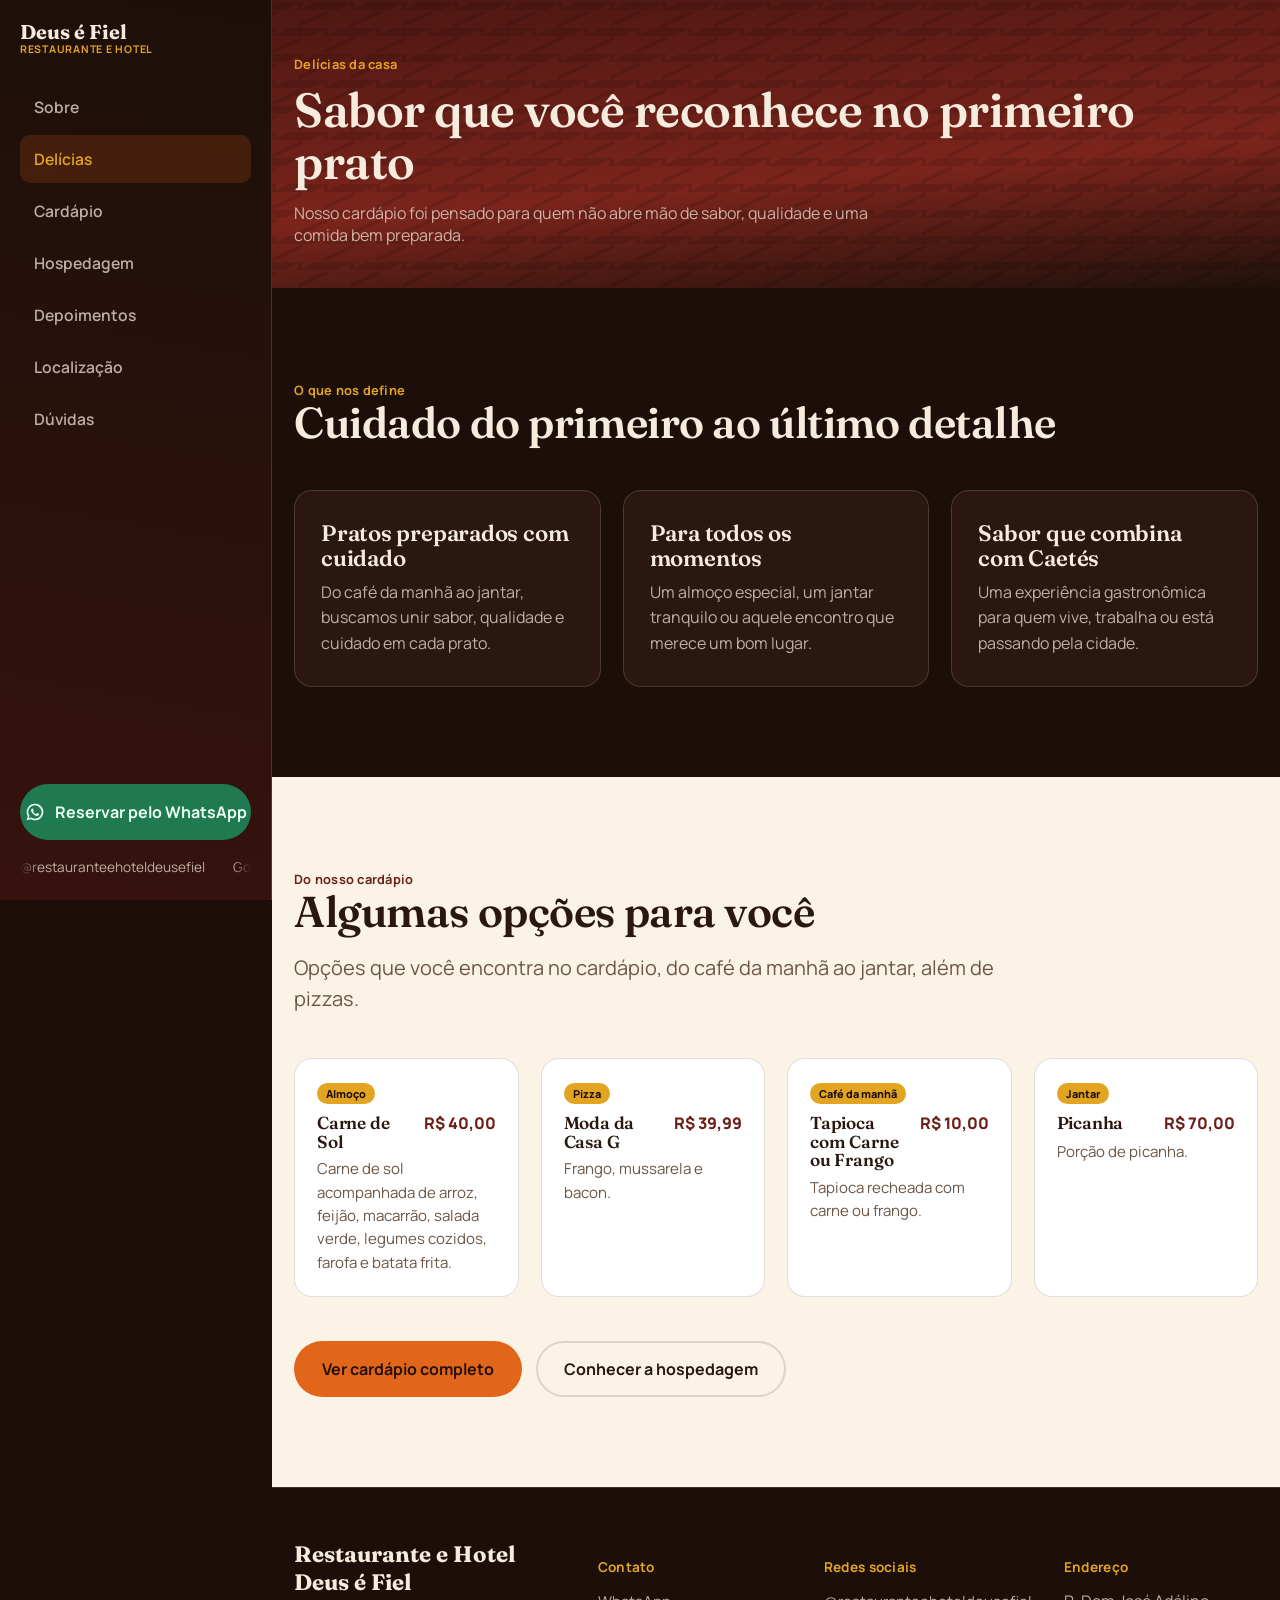
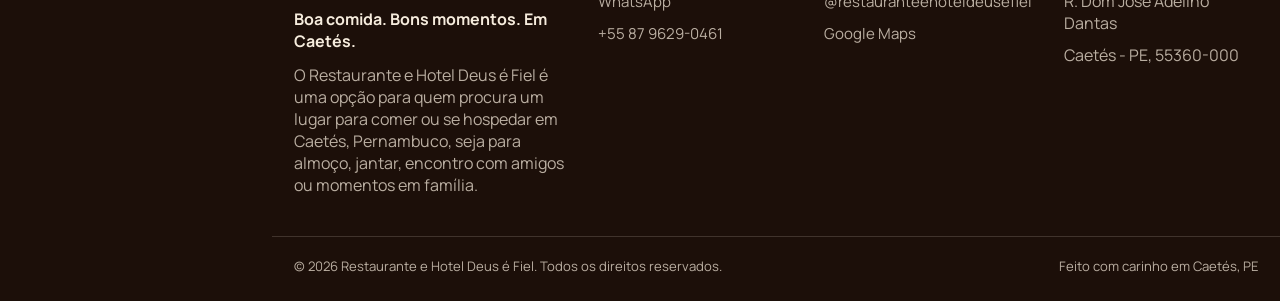
<file: delicias/index.html>
<!DOCTYPE html>
<!--
==============================================================================
  RESTAURANTE E HOTEL DEUS É FIEL — PÁGINA DELÍCIAS — URL: /delicias/
  Site estático: cada página é uma pasta com um index.html. Arquivos compartilhados:
    assets/css/style.css .... todos os estilos ([CSS-01..25])
    assets/js/main.js ....... menu, progresso, animações, abas do cardápio ([JS-01..05])
    assets/img/ ............. fotos, logo, imagem de compartilhamento e favicon
  Estrutura deste arquivo: [HEAD] informações da página (título, descrição, canonical)
    [HTML-01..04] barra de progresso, barra superior, menu lateral (iguais em todas as páginas)
    [PAG-3] conteúdo desta página · [HTML-05..06] rodapé e botão flutuante do WhatsApp
  Padrão: todo bloco novo ganha um comentário dizendo o que é e como editar.
==============================================================================
-->
<html lang="pt-BR" class="no-js-fallback">
<head>
<!-- ===== [HEAD] INFORMAÇÕES DESTA PÁGINA (únicas em cada página: título, descrição e endereço canônico) ===== -->
<!-- Codificação de caracteres (acentos). Não mexer. -->
<meta charset="UTF-8">
<!-- Faz o site se ajustar à tela do celular. -->
<meta name="viewport" content="width=device-width, initial-scale=1, viewport-fit=cover">
<!-- Cor da barra do navegador no celular. -->
<meta name="theme-color" content="#1c0f09">
<!-- Título da aba do navegador e do resultado no Google (exclusivo desta página). -->
<title>Delícias da Casa | Restaurante e Hotel Deus é Fiel</title>
<!-- Texto que aparece no Google embaixo do título (exclusivo desta página, ideal até ~160 caracteres). -->
<meta name="description" content="Conheça opções do cardápio do Restaurante e Hotel Deus é Fiel, em Caetés - PE: almoço, jantar, café da manhã e pizzas, com descrição e preço.">
<!-- Endereço oficial desta página (absoluto): evita que o Google trate variações da URL como páginas diferentes. -->
<link rel="canonical" href="https://restaurante-deus-fiel.vercel.app/delicias/">
<!-- Permite que o Google indexe a página e siga os links dela. -->
<meta name="robots" content="index, follow">
<!-- Compartilhamento (WhatsApp, Facebook, X/Twitter...): título, descrição, endereço e imagem desta página. Imagem 1200x630 com a logo. -->
<meta property="og:type" content="website">
<meta property="og:site_name" content="Restaurante e Hotel Deus é Fiel">
<meta property="og:locale" content="pt_BR">
<meta property="og:title" content="Delícias da Casa | Restaurante e Hotel Deus é Fiel">
<meta property="og:description" content="Conheça opções do cardápio do Restaurante e Hotel Deus é Fiel, em Caetés - PE: almoço, jantar, café da manhã e pizzas, com descrição e preço.">
<meta property="og:url" content="https://restaurante-deus-fiel.vercel.app/delicias/">
<meta property="og:image" content="https://restaurante-deus-fiel.vercel.app/assets/img/og-restaurante-e-hotel-deus-e-fiel.jpg">
<meta property="og:image:width" content="1200">
<meta property="og:image:height" content="630">
<meta property="og:image:alt" content="Logo do Restaurante e Hotel Deus é Fiel, com um chef segurando uma cloche">
<meta name="twitter:card" content="summary_large_image">
<meta name="twitter:title" content="Delícias da Casa | Restaurante e Hotel Deus é Fiel">
<meta name="twitter:description" content="Conheça opções do cardápio do Restaurante e Hotel Deus é Fiel, em Caetés - PE: almoço, jantar, café da manhã e pizzas, com descrição e preço.">
<meta name="twitter:image" content="https://restaurante-deus-fiel.vercel.app/assets/img/og-restaurante-e-hotel-deus-e-fiel.jpg">
<!-- Ícone do site (favicon) REDONDO: aba do navegador, Google, Chrome do celular e tela inicial. O "?v=3" força o navegador a baixar o ícone novo (aumente o número ao trocar a imagem).
     favicon.ico, favicon-32/48/192.png e icon-192/512.png = recorte redondo do chef; apple-touch-icon.png (iPhone, o iOS exige quadrado) = logo completa. site.webmanifest guarda os ícones do Android. -->
<link rel="icon" href="/favicon.ico?v=3" sizes="any">
<link rel="icon" type="image/png" sizes="32x32" href="/assets/img/favicon-32.png?v=3">
<link rel="icon" type="image/png" sizes="48x48" href="/assets/img/favicon-48.png?v=3">
<link rel="icon" type="image/png" sizes="192x192" href="/assets/img/favicon-192.png?v=3">
<link rel="apple-touch-icon" sizes="180x180" href="/apple-touch-icon.png?v=3">
<link rel="manifest" href="/site.webmanifest?v=3">
<!-- Avisa ao CSS que o JavaScript está ativo (troca "no-js-fallback" por "js"). Sem JS, o conteúdo aparece normalmente. -->
<script>document.documentElement.className='js';</script>
<!-- Acelera o carregamento das fontes do Google (as duas linhas abaixo). -->
<link rel="preconnect" href="https://fonts.googleapis.com">
<link rel="preconnect" href="https://fonts.gstatic.com" crossorigin>
<!-- Fontes do site: Fraunces (títulos) e Manrope (textos). -->
<link href="https://fonts.googleapis.com/css2?family=Fraunces:ital,opsz,wght@0,9..144,400;0,9..144,500;0,9..144,600;0,9..144,700;1,9..144,500&family=Manrope:wght@400;500;600;700;800&display=swap" rel="stylesheet">
<!-- Estilos compartilhados por todas as páginas ([CSS-01..25]). -->
<link rel="stylesheet" href="../assets/css/style.css">
</head>
<body>

<!-- ===== [HTML-01] BARRA DE PROGRESSO DE ROLAGEM (largura controlada pelo JS, ver [JS-02] em assets/js/main.js) ===== -->
<div class="progress" id="progressBar"></div>

<!-- ===== [HTML-02] BARRA SUPERIOR (só celular/tablet): botão do menu, logo e WhatsApp ===== -->
<header class="topbar">
  <!-- Botão ☰ que abre o menu lateral (ver [JS-01]) -->
  <button class="menu-btn" id="menuBtn" aria-label="Abrir menu" aria-expanded="false" aria-controls="sidebar">
    <svg viewBox="0 0 24 24" fill="none" stroke="currentColor" stroke-width="2" stroke-linecap="round"><path d="M4 7h16M4 12h16M4 17h16"/></svg>
  </button>
  <!-- Logo: leva para a página inicial (/) -->
  <a href="/" class="brand">
    <span class="brand-top">Deus é Fiel</span>
    <span class="brand-bottom">RESTAURANTE E HOTEL</span>
  </a>
  <!-- Botão do WhatsApp (reserva) -->
  <a href="https://wa.me/558796290461?text=Ol%C3%A1%21%20Quero%20fazer%20uma%20reserva." class="icon-btn whats-topbar" aria-label="Reservar pelo WhatsApp">
    <svg viewBox="0 0 24 24" fill="currentColor"><path d="M12 2a10 10 0 0 0-8.6 15.1L2 22l5.1-1.3A10 10 0 1 0 12 2Zm0 18a8 8 0 0 1-4.1-1.1l-.3-.2-3 .8.8-2.9-.2-.3A8 8 0 1 1 12 20Zm4.4-6c-.2-.1-1.4-.7-1.6-.8-.2-.1-.4-.1-.5.1-.2.2-.6.8-.8 1-.1.2-.3.2-.5.1-1.4-.7-2.3-1.2-3.2-2.8-.2-.4.2-.4.6-1.2.1-.1 0-.3 0-.4-.1-.1-.5-1.2-.7-1.7-.2-.4-.4-.4-.5-.4h-.5c-.2 0-.4.1-.6.3-.2.2-.8.8-.8 2s.8 2.3 1 2.5c.1.2 1.6 2.5 4 3.4 1.9.7 2.3.6 2.7.5.4-.1 1.4-.6 1.6-1.1.2-.5.2-1 .1-1.1-.1-.1-.3-.2-.5-.3Z"/></svg>
  </a>
</header>

<!-- ===== [HTML-03] FUNDO ESCURO atrás do menu lateral (celular/tablet) ===== -->
<div class="sidebar-overlay" id="sidebarOverlay"></div>

<!-- ===== [HTML-04] MENU LATERAL: gaveta no celular/tablet, coluna fixa no desktop ===== -->
<aside class="sidebar" id="sidebar">
  <!-- Topo do menu: logo + botão × de fechar -->
  <div class="sidebar-head">
    <a href="/" class="brand">
      <span class="brand-top">Deus é Fiel</span>
      <span class="brand-bottom">RESTAURANTE E HOTEL</span>
    </a>
    <button class="sidebar-close" id="sidebarClose" aria-label="Fechar menu">×</button>
  </div>
  <!-- Links das páginas: cada um leva a uma página de verdade (URL própria). O link da página aberta recebe class="is-active" e aria-current="page".
       Este menu se repete em todos os arquivos .html: ao mudar um link, mude nos 7 arquivos (Ctrl+F no texto do link). -->
  <nav class="sidebar-nav" aria-label="Menu principal">
      <a href="/sobre/">Sobre</a>
      <a href="/delicias/" class="is-active" aria-current="page">Delícias</a>
      <a href="/cardapio/">Cardápio</a>
      <a href="/hospedagem/">Hospedagem</a>
      <a href="/depoimentos/">Depoimentos</a>
      <a href="/localizacao/">Localização</a>
      <a href="/faq/">Dúvidas</a>
  </nav>
  <!-- Botão verde do WhatsApp (reservas) -->
  <a href="https://wa.me/558796290461?text=Ol%C3%A1%21%20Quero%20fazer%20uma%20reserva." class="btn btn--whats btn--full sidebar-cta">
    <svg viewBox="0 0 24 24" fill="currentColor"><path d="M12 2a10 10 0 0 0-8.6 15.1L2 22l5.1-1.3A10 10 0 1 0 12 2Zm0 18a8 8 0 0 1-4.1-1.1l-.3-.2-3 .8.8-2.9-.2-.3A8 8 0 1 1 12 20Zm4.4-6c-.2-.1-1.4-.7-1.6-.8-.2-.1-.4-.1-.5.1-.2.2-.6.8-.8 1-.1.2-.3.2-.5.1-1.4-.7-2.3-1.2-3.2-2.8-.2-.4.2-.4.6-1.2.1-.1 0-.3 0-.4-.1-.1-.5-1.2-.7-1.7-.2-.4-.4-.4-.5-.4h-.5c-.2 0-.4.1-.6.3-.2.2-.8.8-.8 2s.8 2.3 1 2.5c.1.2 1.6 2.5 4 3.4 1.9.7 2.3.6 2.7.5.4-.1 1.4-.6 1.6-1.1.2-.5.2-1 .1-1.1-.1-.1-.3-.2-.5-.3Z"/></svg>
    Reservar pelo WhatsApp
  </a>
  <!-- Instagram e Google Maps numa linha só, em movimento horizontal (letreiro). 
       O 2º grupo é uma cópia do 1º (aria-hidden) para o movimento nunca ter "buraco". Se mudar um link, mude nos dois grupos. -->
  <div class="sidebar-social" aria-label="Redes e localização">
    <div class="marquee-track">
      <span class="marquee-group">
        <a href="https://www.instagram.com/restauranteehoteldeusefiel/" target="_blank" rel="noopener">&#64;restauranteehoteldeusefiel</a>
        <a href="https://www.google.com/maps/search/?api=1&query=Restaurante%20Deus%20%C3%A9%20Fiel%2C%20R.%20Dom%20Jos%C3%A9%20Ad%C3%A9lino%20Dantas%2C%20Caet%C3%A9s%20-%20PE%2C%2055360-000" target="_blank" rel="noopener">Google Maps</a>
      </span>
      <span class="marquee-group" aria-hidden="true">
        <a href="https://www.instagram.com/restauranteehoteldeusefiel/" target="_blank" rel="noopener" tabindex="-1">&#64;restauranteehoteldeusefiel</a>
        <a href="https://www.google.com/maps/search/?api=1&query=Restaurante%20Deus%20%C3%A9%20Fiel%2C%20R.%20Dom%20Jos%C3%A9%20Ad%C3%A9lino%20Dantas%2C%20Caet%C3%A9s%20-%20PE%2C%2055360-000" target="_blank" rel="noopener" tabindex="-1">Google Maps</a>
      </span>
    </div>
  </div>
</aside>

<!-- ==========================================================================
     [PAG-3] PÁGINA DELÍCIAS — URL: /delicias/
     ========================================================================== -->
<main class="page" id="view-delicias">
<!-- [PAG-3.1] CABEÇALHO DA PÁGINA -->
<section class="page-hero">
  <div class="brick-texture"></div>
  <div class="container">
    <span class="eyebrow reveal">Delícias da casa</span>
    <h1 class="reveal">Sabor que você reconhece no primeiro prato</h1>
    <p class="reveal">Nosso cardápio foi pensado para quem não abre mão de sabor, qualidade e uma comida bem preparada.</p>
  </div>
</section>

<!-- [PAG-3.2] "O QUE NOS DEFINE": 3 cartões (copie um <div class="card reveal"> para adicionar) -->
<section class="section--dark section-pad">
  <div class="container">
    <span class="eyebrow reveal">O que nos define</span>
    <h2 class="reveal">Cuidado do primeiro ao último detalhe</h2>
    <div class="grid-3">
      <!-- Cartão: Pratos preparados com cuidado (sem ícone) -->
      <div class="card reveal">
        <h3>Pratos preparados com cuidado</h3>
        <p>Do café da manhã ao jantar, buscamos unir sabor, qualidade e cuidado em cada prato.</p>
      </div>
      <!-- Cartão: Para todos os momentos -->
      <div class="card reveal">
        <h3>Para todos os momentos</h3>
        <p>Um almoço especial, um jantar tranquilo ou aquele encontro que merece um bom lugar.</p>
      </div>
      <!-- Cartão: Sabor que combina com Caetés -->
      <div class="card reveal">
        <h3>Sabor que combina com Caetés</h3>
        <p>Uma experiência gastronômica para quem vive, trabalha ou está passando pela cidade.</p>
      </div>
    </div>
  </div>
</section>

<!-- [PAG-3.3] ALGUMAS OPÇÕES DO CARDÁPIO (fundo claro)
     Os 4 pratos abaixo são copiados do cardápio real ([PAG-4]): nome, descrição e preço devem ser idênticos aos de lá.
     A etiqueta é a categoria do prato. Cada prato é um bloco <div class="dish reveal">. -->
<section class="section--light section-pad">
  <div class="container">
    <span class="eyebrow reveal">Do nosso cardápio</span>
    <h2 class="reveal">Algumas opções para você</h2>
    <p class="lead reveal" style="color:var(--ink-soft); max-width:60ch; margin-top:16px;">Opções que você encontra no cardápio, do café da manhã ao jantar, além de pizzas.</p>

    <div class="grid-4">
      <!-- Prato do cardápio: Carne de Sol (Almoço) -->
      <div class="dish reveal">
        <div style="flex:1">
          <span class="tag-favorito">Almoço</span>
          <div class="dish-name"><h3>Carne de Sol</h3><span class="price">R$ 40,00</span></div>
          <p>Carne de sol acompanhada de arroz, feijão, macarrão, salada verde, legumes cozidos, farofa e batata frita.</p>
        </div>
      </div>
      <!-- Prato do cardápio: Moda da Casa G (Pizza) -->
      <div class="dish reveal">
        <div style="flex:1">
          <span class="tag-favorito">Pizza</span>
          <div class="dish-name"><h3>Moda da Casa G</h3><span class="price">R$ 39,99</span></div>
          <p>Frango, mussarela e bacon.</p>
        </div>
      </div>
      <!-- Prato do cardápio: Tapioca com Carne ou Frango (Café da manhã) -->
      <div class="dish reveal">
        <div style="flex:1">
          <span class="tag-favorito">Café da manhã</span>
          <div class="dish-name"><h3>Tapioca com Carne ou Frango</h3><span class="price">R$ 10,00</span></div>
          <p>Tapioca recheada com carne ou frango.</p>
        </div>
      </div>
      <!-- Prato do cardápio: Picanha (Jantar) -->
      <div class="dish reveal">
        <div style="flex:1">
          <span class="tag-favorito">Jantar</span>
          <div class="dish-name"><h3>Picanha</h3><span class="price">R$ 70,00</span></div>
          <p>Porção de picanha.</p>
        </div>
      </div>
    </div>

    <div class="btn-row reveal" style="margin-top:44px;">
      <a href="/cardapio/" class="btn btn--primary">Ver cardápio completo</a>
      <a href="/hospedagem/" class="btn btn--ghost on-light">Conhecer a hospedagem</a>
    </div>
  </div>
</section>

</main>

<!-- ===== [HTML-05] RODAPÉ: aparece em todas as páginas ===== -->
<footer>
  <!-- Parte de cima do rodapé: marca + 3 colunas -->
  <div class="container foot-top">
    <!-- Coluna: marca e texto de apresentação -->
    <div class="foot-brand">
      <span class="brand-top" style="font-size:1.4rem;">Restaurante e Hotel Deus é Fiel</span>
      <p><strong style="color:var(--cream);">Boa comida. Bons momentos. Em Caetés.</strong></p>
      <p>O Restaurante e Hotel Deus é Fiel é uma opção para quem procura um lugar para comer ou se hospedar em Caetés, Pernambuco, seja para almoço, jantar, encontro com amigos ou momentos em família.</p>
    </div>
    <!-- Coluna: Contato -->
    <div class="foot-col">
      <h4>Contato</h4>
      <ul>
        <li><a href="https://wa.me/558796290461?text=Ol%C3%A1%21">WhatsApp</a></li>
        <li><a href="tel:+558796290461" style="color:var(--cream-soft);">+55 87 9629-0461</a></li>
      </ul>
    </div>
    <!-- Coluna: Redes sociais -->
    <div class="foot-col">
      <h4>Redes sociais</h4>
      <ul>
        <li><a href="https://www.instagram.com/restauranteehoteldeusefiel/" target="_blank" rel="noopener">&#64;restauranteehoteldeusefiel</a></li>
        <li><a href="https://www.google.com/maps/search/?api=1&query=Restaurante%20Deus%20%C3%A9%20Fiel%2C%20R.%20Dom%20Jos%C3%A9%20Ad%C3%A9lino%20Dantas%2C%20Caet%C3%A9s%20-%20PE%2C%2055360-000" target="_blank" rel="noopener">Google Maps</a></li>
      </ul>
    </div>
    <!-- Coluna: Endereço -->
    <div class="foot-col">
      <h4>Endereço</h4>
      <ul>
        <li style="color:var(--cream-soft);">R. Dom José Adélino Dantas</li>
        <li style="color:var(--cream-soft);">Caetés - PE, 55360-000</li>
      </ul>
    </div>
  </div>
  <!-- Linha final do rodapé: direitos reservados (troque o ano se precisar) -->
  <div class="container foot-bottom">
    <span>© 2026 Restaurante e Hotel Deus é Fiel. Todos os direitos reservados.</span>
    <span>Feito com carinho em Caetés, PE</span>
  </div>
</footer>

<!-- ===== [HTML-06] BOTÃO FLUTUANTE DO WHATSAPP (só celular/tablet; no desktop o botão fica no menu lateral) ===== -->
<a href="https://wa.me/558796290461?text=Ol%C3%A1%21%20Quero%20fazer%20uma%20reserva." class="whats-float" aria-label="Reservar pelo WhatsApp">
  <svg viewBox="0 0 24 24" fill="currentColor"><path d="M12 2a10 10 0 0 0-8.6 15.1L2 22l5.1-1.3A10 10 0 1 0 12 2Zm0 18a8 8 0 0 1-4.1-1.1l-.3-.2-3 .8.8-2.9-.2-.3A8 8 0 1 1 12 20Zm4.4-6c-.2-.1-1.4-.7-1.6-.8-.2-.1-.4-.1-.5.1-.2.2-.6.8-.8 1-.1.2-.3.2-.5.1-1.4-.7-2.3-1.2-3.2-2.8-.2-.4.2-.4.6-1.2.1-.1 0-.3 0-.4-.1-.1-.5-1.2-.7-1.7-.2-.4-.4-.4-.5-.4h-.5c-.2 0-.4.1-.6.3-.2.2-.8.8-.8 2s.8 2.3 1 2.5c.1.2 1.6 2.5 4 3.4 1.9.7 2.3.6 2.7.5.4-.1 1.4-.6 1.6-1.1.2-.5.2-1 .1-1.1-.1-.1-.3-.2-.5-.3Z"/></svg>
</a>

<!-- ===== Comportamentos do site (menu, progresso, animações, abas): assets/js/main.js ===== -->
<script src="../assets/js/main.js" defer></script>
</body>
</html>
</file>
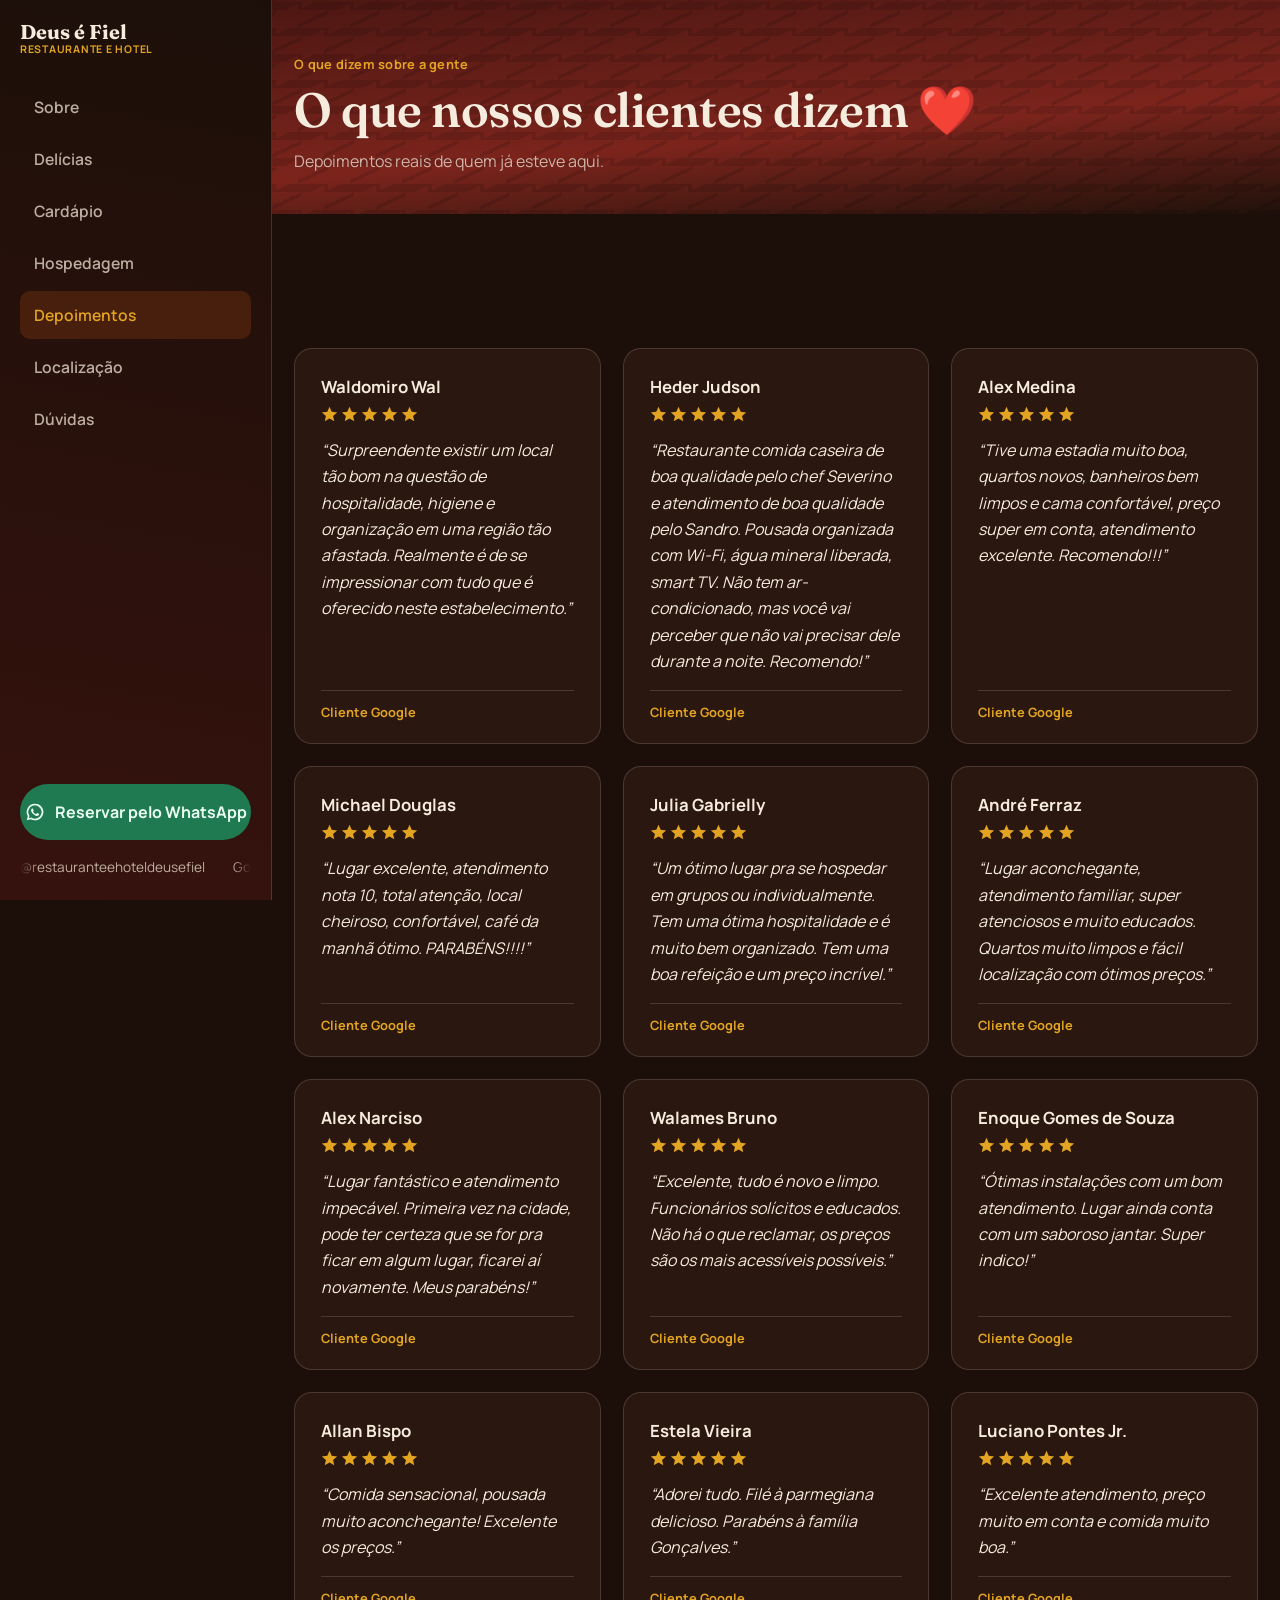
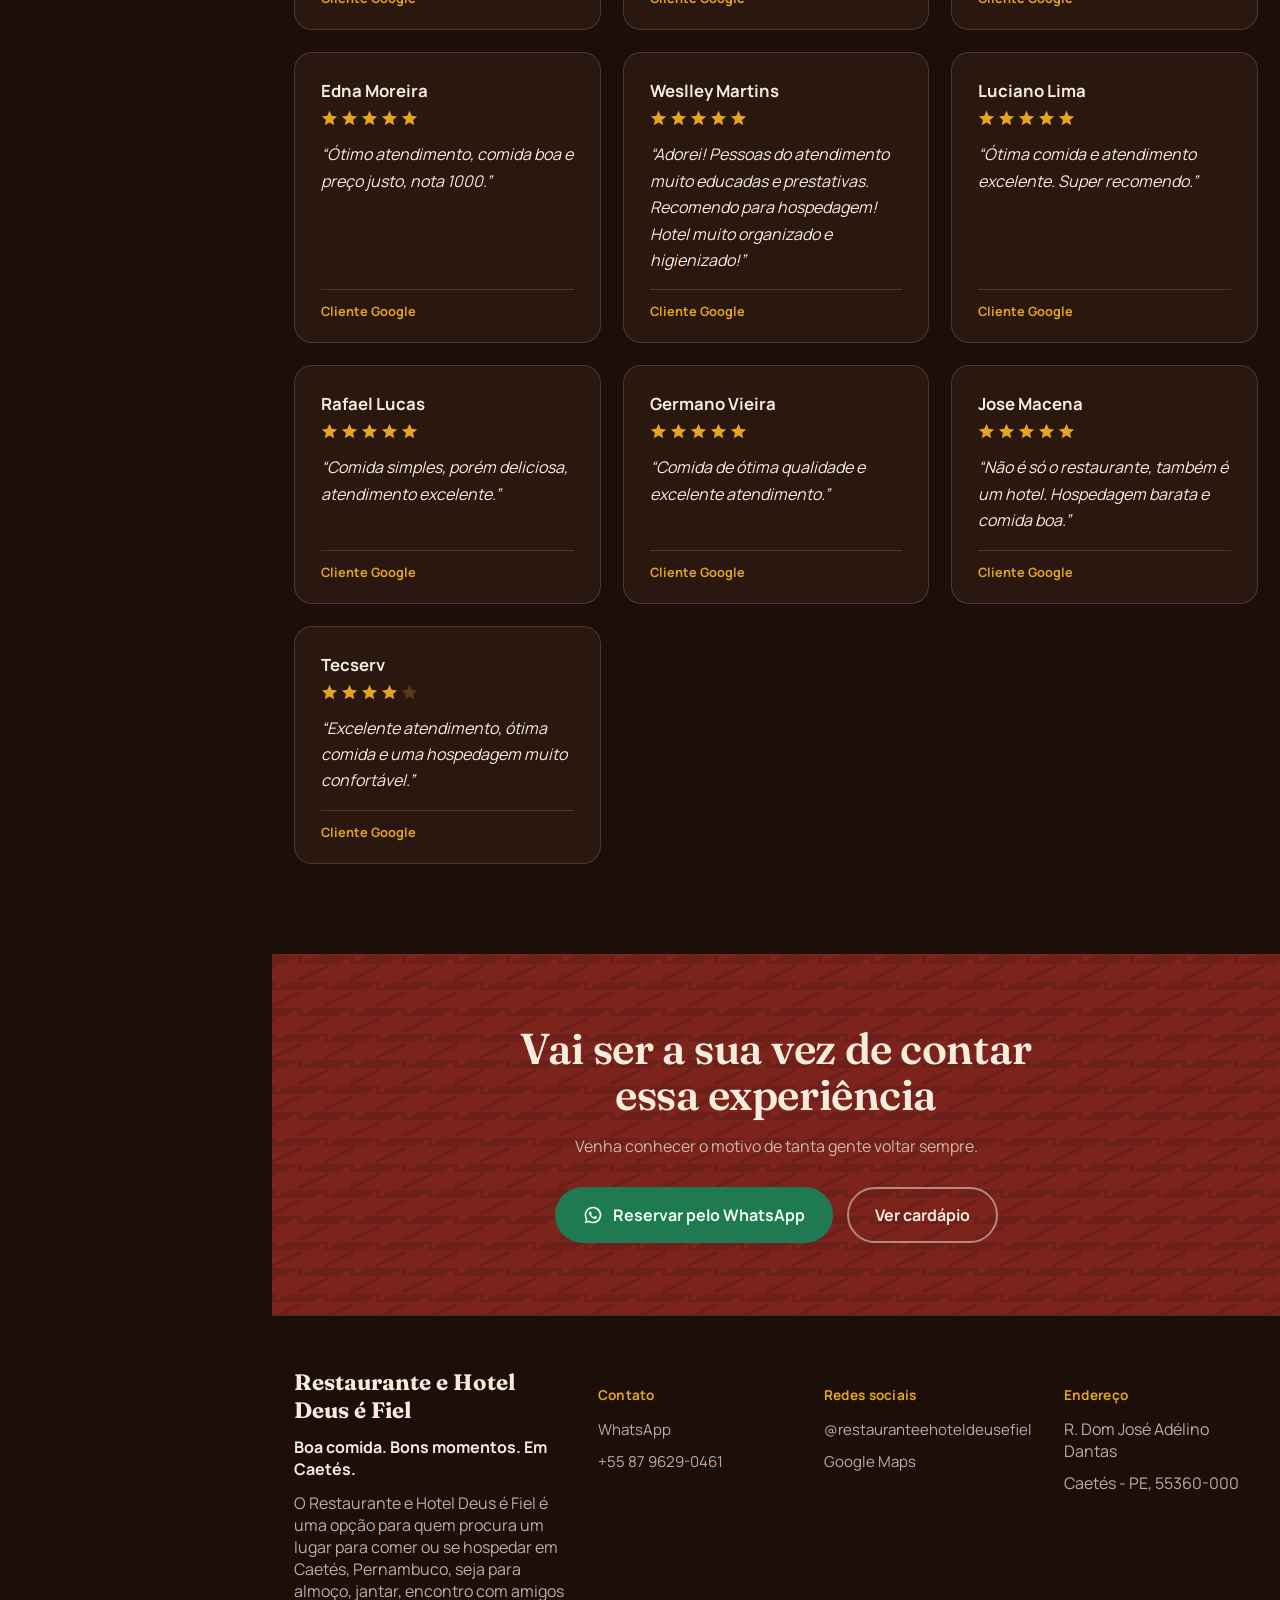
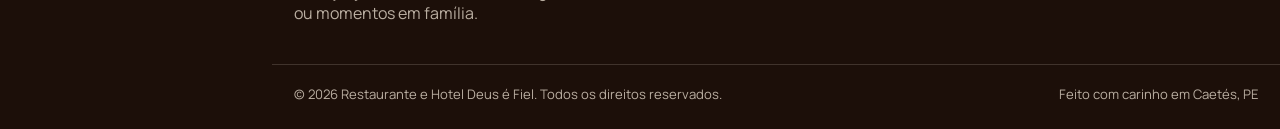
<file: depoimentos/index.html>
<!DOCTYPE html>
<!--
==============================================================================
  RESTAURANTE E HOTEL DEUS É FIEL — PÁGINA DEPOIMENTOS — URL: /depoimentos/
  Site estático: cada página é uma pasta com um index.html. Arquivos compartilhados:
    assets/css/style.css .... todos os estilos ([CSS-01..25])
    assets/js/main.js ....... menu, progresso, animações, abas do cardápio ([JS-01..05])
    assets/img/ ............. fotos, logo, imagem de compartilhamento e favicon
  Estrutura deste arquivo: [HEAD] informações da página (título, descrição, canonical)
    [HTML-01..04] barra de progresso, barra superior, menu lateral (iguais em todas as páginas)
    [PAG-5] conteúdo desta página · [HTML-05..06] rodapé e botão flutuante do WhatsApp
  Padrão: todo bloco novo ganha um comentário dizendo o que é e como editar.
==============================================================================
-->
<html lang="pt-BR" class="no-js-fallback">
<head>
<!-- ===== [HEAD] INFORMAÇÕES DESTA PÁGINA (únicas em cada página: título, descrição e endereço canônico) ===== -->
<!-- Codificação de caracteres (acentos). Não mexer. -->
<meta charset="UTF-8">
<!-- Faz o site se ajustar à tela do celular. -->
<meta name="viewport" content="width=device-width, initial-scale=1, viewport-fit=cover">
<!-- Cor da barra do navegador no celular. -->
<meta name="theme-color" content="#1c0f09">
<!-- Título da aba do navegador e do resultado no Google (exclusivo desta página). -->
<title>Avaliações de Clientes | Restaurante e Hotel Deus é Fiel</title>
<!-- Texto que aparece no Google embaixo do título (exclusivo desta página, ideal até ~160 caracteres). -->
<meta name="description" content="Leia avaliações reais do Google de clientes do Restaurante e Hotel Deus é Fiel, em Caetés - PE.">
<!-- Endereço oficial desta página (absoluto): evita que o Google trate variações da URL como páginas diferentes. -->
<link rel="canonical" href="https://restaurante-deus-fiel.vercel.app/depoimentos/">
<!-- Permite que o Google indexe a página e siga os links dela. -->
<meta name="robots" content="index, follow">
<!-- Compartilhamento (WhatsApp, Facebook, X/Twitter...): título, descrição, endereço e imagem desta página. Imagem 1200x630 com a logo. -->
<meta property="og:type" content="website">
<meta property="og:site_name" content="Restaurante e Hotel Deus é Fiel">
<meta property="og:locale" content="pt_BR">
<meta property="og:title" content="Avaliações de Clientes | Restaurante e Hotel Deus é Fiel">
<meta property="og:description" content="Leia avaliações reais do Google de clientes do Restaurante e Hotel Deus é Fiel, em Caetés - PE.">
<meta property="og:url" content="https://restaurante-deus-fiel.vercel.app/depoimentos/">
<meta property="og:image" content="https://restaurante-deus-fiel.vercel.app/assets/img/og-restaurante-e-hotel-deus-e-fiel.jpg">
<meta property="og:image:width" content="1200">
<meta property="og:image:height" content="630">
<meta property="og:image:alt" content="Logo do Restaurante e Hotel Deus é Fiel, com um chef segurando uma cloche">
<meta name="twitter:card" content="summary_large_image">
<meta name="twitter:title" content="Avaliações de Clientes | Restaurante e Hotel Deus é Fiel">
<meta name="twitter:description" content="Leia avaliações reais do Google de clientes do Restaurante e Hotel Deus é Fiel, em Caetés - PE.">
<meta name="twitter:image" content="https://restaurante-deus-fiel.vercel.app/assets/img/og-restaurante-e-hotel-deus-e-fiel.jpg">
<!-- Ícone do site (favicon) REDONDO: aba do navegador, Google, Chrome do celular e tela inicial. O "?v=3" força o navegador a baixar o ícone novo (aumente o número ao trocar a imagem).
     favicon.ico, favicon-32/48/192.png e icon-192/512.png = recorte redondo do chef; apple-touch-icon.png (iPhone, o iOS exige quadrado) = logo completa. site.webmanifest guarda os ícones do Android. -->
<link rel="icon" href="/favicon.ico?v=3" sizes="any">
<link rel="icon" type="image/png" sizes="32x32" href="/assets/img/favicon-32.png?v=3">
<link rel="icon" type="image/png" sizes="48x48" href="/assets/img/favicon-48.png?v=3">
<link rel="icon" type="image/png" sizes="192x192" href="/assets/img/favicon-192.png?v=3">
<link rel="apple-touch-icon" sizes="180x180" href="/apple-touch-icon.png?v=3">
<link rel="manifest" href="/site.webmanifest?v=3">
<!-- Avisa ao CSS que o JavaScript está ativo (troca "no-js-fallback" por "js"). Sem JS, o conteúdo aparece normalmente. -->
<script>document.documentElement.className='js';</script>
<!-- Acelera o carregamento das fontes do Google (as duas linhas abaixo). -->
<link rel="preconnect" href="https://fonts.googleapis.com">
<link rel="preconnect" href="https://fonts.gstatic.com" crossorigin>
<!-- Fontes do site: Fraunces (títulos) e Manrope (textos). -->
<link href="https://fonts.googleapis.com/css2?family=Fraunces:ital,opsz,wght@0,9..144,400;0,9..144,500;0,9..144,600;0,9..144,700;1,9..144,500&family=Manrope:wght@400;500;600;700;800&display=swap" rel="stylesheet">
<!-- Estilos compartilhados por todas as páginas ([CSS-01..25]). -->
<link rel="stylesheet" href="../assets/css/style.css">
</head>
<body>

<!-- ===== [HTML-01] BARRA DE PROGRESSO DE ROLAGEM (largura controlada pelo JS, ver [JS-02] em assets/js/main.js) ===== -->
<div class="progress" id="progressBar"></div>

<!-- ===== [HTML-02] BARRA SUPERIOR (só celular/tablet): botão do menu, logo e WhatsApp ===== -->
<header class="topbar">
  <!-- Botão ☰ que abre o menu lateral (ver [JS-01]) -->
  <button class="menu-btn" id="menuBtn" aria-label="Abrir menu" aria-expanded="false" aria-controls="sidebar">
    <svg viewBox="0 0 24 24" fill="none" stroke="currentColor" stroke-width="2" stroke-linecap="round"><path d="M4 7h16M4 12h16M4 17h16"/></svg>
  </button>
  <!-- Logo: leva para a página inicial (/) -->
  <a href="/" class="brand">
    <span class="brand-top">Deus é Fiel</span>
    <span class="brand-bottom">RESTAURANTE E HOTEL</span>
  </a>
  <!-- Botão do WhatsApp (reserva) -->
  <a href="https://wa.me/558796290461?text=Ol%C3%A1%21%20Quero%20fazer%20uma%20reserva." class="icon-btn whats-topbar" aria-label="Reservar pelo WhatsApp">
    <svg viewBox="0 0 24 24" fill="currentColor"><path d="M12 2a10 10 0 0 0-8.6 15.1L2 22l5.1-1.3A10 10 0 1 0 12 2Zm0 18a8 8 0 0 1-4.1-1.1l-.3-.2-3 .8.8-2.9-.2-.3A8 8 0 1 1 12 20Zm4.4-6c-.2-.1-1.4-.7-1.6-.8-.2-.1-.4-.1-.5.1-.2.2-.6.8-.8 1-.1.2-.3.2-.5.1-1.4-.7-2.3-1.2-3.2-2.8-.2-.4.2-.4.6-1.2.1-.1 0-.3 0-.4-.1-.1-.5-1.2-.7-1.7-.2-.4-.4-.4-.5-.4h-.5c-.2 0-.4.1-.6.3-.2.2-.8.8-.8 2s.8 2.3 1 2.5c.1.2 1.6 2.5 4 3.4 1.9.7 2.3.6 2.7.5.4-.1 1.4-.6 1.6-1.1.2-.5.2-1 .1-1.1-.1-.1-.3-.2-.5-.3Z"/></svg>
  </a>
</header>

<!-- ===== [HTML-03] FUNDO ESCURO atrás do menu lateral (celular/tablet) ===== -->
<div class="sidebar-overlay" id="sidebarOverlay"></div>

<!-- ===== [HTML-04] MENU LATERAL: gaveta no celular/tablet, coluna fixa no desktop ===== -->
<aside class="sidebar" id="sidebar">
  <!-- Topo do menu: logo + botão × de fechar -->
  <div class="sidebar-head">
    <a href="/" class="brand">
      <span class="brand-top">Deus é Fiel</span>
      <span class="brand-bottom">RESTAURANTE E HOTEL</span>
    </a>
    <button class="sidebar-close" id="sidebarClose" aria-label="Fechar menu">×</button>
  </div>
  <!-- Links das páginas: cada um leva a uma página de verdade (URL própria). O link da página aberta recebe class="is-active" e aria-current="page".
       Este menu se repete em todos os arquivos .html: ao mudar um link, mude nos 7 arquivos (Ctrl+F no texto do link). -->
  <nav class="sidebar-nav" aria-label="Menu principal">
      <a href="/sobre/">Sobre</a>
      <a href="/delicias/">Delícias</a>
      <a href="/cardapio/">Cardápio</a>
      <a href="/hospedagem/">Hospedagem</a>
      <a href="/depoimentos/" class="is-active" aria-current="page">Depoimentos</a>
      <a href="/localizacao/">Localização</a>
      <a href="/faq/">Dúvidas</a>
  </nav>
  <!-- Botão verde do WhatsApp (reservas) -->
  <a href="https://wa.me/558796290461?text=Ol%C3%A1%21%20Quero%20fazer%20uma%20reserva." class="btn btn--whats btn--full sidebar-cta">
    <svg viewBox="0 0 24 24" fill="currentColor"><path d="M12 2a10 10 0 0 0-8.6 15.1L2 22l5.1-1.3A10 10 0 1 0 12 2Zm0 18a8 8 0 0 1-4.1-1.1l-.3-.2-3 .8.8-2.9-.2-.3A8 8 0 1 1 12 20Zm4.4-6c-.2-.1-1.4-.7-1.6-.8-.2-.1-.4-.1-.5.1-.2.2-.6.8-.8 1-.1.2-.3.2-.5.1-1.4-.7-2.3-1.2-3.2-2.8-.2-.4.2-.4.6-1.2.1-.1 0-.3 0-.4-.1-.1-.5-1.2-.7-1.7-.2-.4-.4-.4-.5-.4h-.5c-.2 0-.4.1-.6.3-.2.2-.8.8-.8 2s.8 2.3 1 2.5c.1.2 1.6 2.5 4 3.4 1.9.7 2.3.6 2.7.5.4-.1 1.4-.6 1.6-1.1.2-.5.2-1 .1-1.1-.1-.1-.3-.2-.5-.3Z"/></svg>
    Reservar pelo WhatsApp
  </a>
  <!-- Instagram e Google Maps numa linha só, em movimento horizontal (letreiro). 
       O 2º grupo é uma cópia do 1º (aria-hidden) para o movimento nunca ter "buraco". Se mudar um link, mude nos dois grupos. -->
  <div class="sidebar-social" aria-label="Redes e localização">
    <div class="marquee-track">
      <span class="marquee-group">
        <a href="https://www.instagram.com/restauranteehoteldeusefiel/" target="_blank" rel="noopener">&#64;restauranteehoteldeusefiel</a>
        <a href="https://www.google.com/maps/search/?api=1&query=Restaurante%20Deus%20%C3%A9%20Fiel%2C%20R.%20Dom%20Jos%C3%A9%20Ad%C3%A9lino%20Dantas%2C%20Caet%C3%A9s%20-%20PE%2C%2055360-000" target="_blank" rel="noopener">Google Maps</a>
      </span>
      <span class="marquee-group" aria-hidden="true">
        <a href="https://www.instagram.com/restauranteehoteldeusefiel/" target="_blank" rel="noopener" tabindex="-1">&#64;restauranteehoteldeusefiel</a>
        <a href="https://www.google.com/maps/search/?api=1&query=Restaurante%20Deus%20%C3%A9%20Fiel%2C%20R.%20Dom%20Jos%C3%A9%20Ad%C3%A9lino%20Dantas%2C%20Caet%C3%A9s%20-%20PE%2C%2055360-000" target="_blank" rel="noopener" tabindex="-1">Google Maps</a>
      </span>
    </div>
  </div>
</aside>

<!-- ==========================================================================
     [PAG-5] PÁGINA DEPOIMENTOS — URL: /depoimentos/
     ========================================================================== -->
<main class="page" id="view-depoimentos">
<!-- [PAG-5.1] CABEÇALHO DA PÁGINA -->
<section class="page-hero">
  <div class="brick-texture"></div>
  <div class="container">
    <span class="eyebrow reveal">O que dizem sobre a gente</span>
    <h1 class="reveal">O que nossos clientes dizem ❤️</h1>
    <p class="reveal">Depoimentos reais de quem já esteve aqui.</p>
  </div>
</section>

<!-- [PAG-5.2] DEPOIMENTOS REAIS (avaliações do Google).
     COMO ADICIONAR UM DEPOIMENTO NOVO: copie um bloco <div class="testi reveal"> inteiro (de "Depoimento N" até o </div> dele),
     cole dentro da lista abaixo e troque: o nome (testi-name), o texto (testi-text) e as estrelas.
     ESTRELAS: são 5 desenhos por depoimento. Os preenchidos são as estrelas dadas; nos desenhos que sobram, acrescente
     class="star-off" no <svg> (ex.: 4 estrelas = os 4 primeiros normais e o quinto <svg class="star-off" ...>) e ajuste o aria-label.
     A linha "Cliente Google" (testi-source) mostra a origem. Os depoimentos aparecem na ordem em que estão aqui. -->
<section class="section--dark section-pad">
  <div class="container">
    <div class="testi-grid">
      <!-- Depoimento 1: Waldomiro Wal (5 estrelas) -->
      <div class="testi reveal">
        <div class="testi-head">
          <p class="testi-name">Waldomiro Wal</p>
          <div class="stars" role="img" aria-label="5 de 5 estrelas"><svg viewBox="0 0 20 20" fill="currentColor"><path d="M10 1l2.6 5.9 6.4.6-4.8 4.3 1.4 6.2L10 14.8 4.4 18l1.4-6.2L1 7.5l6.4-.6Z"/></svg><svg viewBox="0 0 20 20" fill="currentColor"><path d="M10 1l2.6 5.9 6.4.6-4.8 4.3 1.4 6.2L10 14.8 4.4 18l1.4-6.2L1 7.5l6.4-.6Z"/></svg><svg viewBox="0 0 20 20" fill="currentColor"><path d="M10 1l2.6 5.9 6.4.6-4.8 4.3 1.4 6.2L10 14.8 4.4 18l1.4-6.2L1 7.5l6.4-.6Z"/></svg><svg viewBox="0 0 20 20" fill="currentColor"><path d="M10 1l2.6 5.9 6.4.6-4.8 4.3 1.4 6.2L10 14.8 4.4 18l1.4-6.2L1 7.5l6.4-.6Z"/></svg><svg viewBox="0 0 20 20" fill="currentColor"><path d="M10 1l2.6 5.9 6.4.6-4.8 4.3 1.4 6.2L10 14.8 4.4 18l1.4-6.2L1 7.5l6.4-.6Z"/></svg></div>
        </div>
        <p class="testi-text">&ldquo;Surpreendente existir um local tão bom na questão de hospitalidade, higiene e organização em uma região tão afastada. Realmente é de se impressionar com tudo que é oferecido neste estabelecimento.&rdquo;</p>
        <p class="testi-source">Cliente Google</p>
      </div>
      <!-- Depoimento 2: Heder Judson (5 estrelas) -->
      <div class="testi reveal">
        <div class="testi-head">
          <p class="testi-name">Heder Judson</p>
          <div class="stars" role="img" aria-label="5 de 5 estrelas"><svg viewBox="0 0 20 20" fill="currentColor"><path d="M10 1l2.6 5.9 6.4.6-4.8 4.3 1.4 6.2L10 14.8 4.4 18l1.4-6.2L1 7.5l6.4-.6Z"/></svg><svg viewBox="0 0 20 20" fill="currentColor"><path d="M10 1l2.6 5.9 6.4.6-4.8 4.3 1.4 6.2L10 14.8 4.4 18l1.4-6.2L1 7.5l6.4-.6Z"/></svg><svg viewBox="0 0 20 20" fill="currentColor"><path d="M10 1l2.6 5.9 6.4.6-4.8 4.3 1.4 6.2L10 14.8 4.4 18l1.4-6.2L1 7.5l6.4-.6Z"/></svg><svg viewBox="0 0 20 20" fill="currentColor"><path d="M10 1l2.6 5.9 6.4.6-4.8 4.3 1.4 6.2L10 14.8 4.4 18l1.4-6.2L1 7.5l6.4-.6Z"/></svg><svg viewBox="0 0 20 20" fill="currentColor"><path d="M10 1l2.6 5.9 6.4.6-4.8 4.3 1.4 6.2L10 14.8 4.4 18l1.4-6.2L1 7.5l6.4-.6Z"/></svg></div>
        </div>
        <p class="testi-text">&ldquo;Restaurante comida caseira de boa qualidade pelo chef Severino e atendimento de boa qualidade pelo Sandro. Pousada organizada com Wi-Fi, água mineral liberada, smart TV. Não tem ar-condicionado, mas você vai perceber que não vai precisar dele durante a noite. Recomendo!&rdquo;</p>
        <p class="testi-source">Cliente Google</p>
      </div>
      <!-- Depoimento 3: Alex Medina (5 estrelas) -->
      <div class="testi reveal">
        <div class="testi-head">
          <p class="testi-name">Alex Medina</p>
          <div class="stars" role="img" aria-label="5 de 5 estrelas"><svg viewBox="0 0 20 20" fill="currentColor"><path d="M10 1l2.6 5.9 6.4.6-4.8 4.3 1.4 6.2L10 14.8 4.4 18l1.4-6.2L1 7.5l6.4-.6Z"/></svg><svg viewBox="0 0 20 20" fill="currentColor"><path d="M10 1l2.6 5.9 6.4.6-4.8 4.3 1.4 6.2L10 14.8 4.4 18l1.4-6.2L1 7.5l6.4-.6Z"/></svg><svg viewBox="0 0 20 20" fill="currentColor"><path d="M10 1l2.6 5.9 6.4.6-4.8 4.3 1.4 6.2L10 14.8 4.4 18l1.4-6.2L1 7.5l6.4-.6Z"/></svg><svg viewBox="0 0 20 20" fill="currentColor"><path d="M10 1l2.6 5.9 6.4.6-4.8 4.3 1.4 6.2L10 14.8 4.4 18l1.4-6.2L1 7.5l6.4-.6Z"/></svg><svg viewBox="0 0 20 20" fill="currentColor"><path d="M10 1l2.6 5.9 6.4.6-4.8 4.3 1.4 6.2L10 14.8 4.4 18l1.4-6.2L1 7.5l6.4-.6Z"/></svg></div>
        </div>
        <p class="testi-text">&ldquo;Tive uma estadia muito boa, quartos novos, banheiros bem limpos e cama confortável, preço super em conta, atendimento excelente. Recomendo!!!&rdquo;</p>
        <p class="testi-source">Cliente Google</p>
      </div>
      <!-- Depoimento 4: Michael Douglas (5 estrelas) -->
      <div class="testi reveal">
        <div class="testi-head">
          <p class="testi-name">Michael Douglas</p>
          <div class="stars" role="img" aria-label="5 de 5 estrelas"><svg viewBox="0 0 20 20" fill="currentColor"><path d="M10 1l2.6 5.9 6.4.6-4.8 4.3 1.4 6.2L10 14.8 4.4 18l1.4-6.2L1 7.5l6.4-.6Z"/></svg><svg viewBox="0 0 20 20" fill="currentColor"><path d="M10 1l2.6 5.9 6.4.6-4.8 4.3 1.4 6.2L10 14.8 4.4 18l1.4-6.2L1 7.5l6.4-.6Z"/></svg><svg viewBox="0 0 20 20" fill="currentColor"><path d="M10 1l2.6 5.9 6.4.6-4.8 4.3 1.4 6.2L10 14.8 4.4 18l1.4-6.2L1 7.5l6.4-.6Z"/></svg><svg viewBox="0 0 20 20" fill="currentColor"><path d="M10 1l2.6 5.9 6.4.6-4.8 4.3 1.4 6.2L10 14.8 4.4 18l1.4-6.2L1 7.5l6.4-.6Z"/></svg><svg viewBox="0 0 20 20" fill="currentColor"><path d="M10 1l2.6 5.9 6.4.6-4.8 4.3 1.4 6.2L10 14.8 4.4 18l1.4-6.2L1 7.5l6.4-.6Z"/></svg></div>
        </div>
        <p class="testi-text">&ldquo;Lugar excelente, atendimento nota 10, total atenção, local cheiroso, confortável, café da manhã ótimo. PARABÉNS!!!!&rdquo;</p>
        <p class="testi-source">Cliente Google</p>
      </div>
      <!-- Depoimento 5: Julia Gabrielly (5 estrelas) -->
      <div class="testi reveal">
        <div class="testi-head">
          <p class="testi-name">Julia Gabrielly</p>
          <div class="stars" role="img" aria-label="5 de 5 estrelas"><svg viewBox="0 0 20 20" fill="currentColor"><path d="M10 1l2.6 5.9 6.4.6-4.8 4.3 1.4 6.2L10 14.8 4.4 18l1.4-6.2L1 7.5l6.4-.6Z"/></svg><svg viewBox="0 0 20 20" fill="currentColor"><path d="M10 1l2.6 5.9 6.4.6-4.8 4.3 1.4 6.2L10 14.8 4.4 18l1.4-6.2L1 7.5l6.4-.6Z"/></svg><svg viewBox="0 0 20 20" fill="currentColor"><path d="M10 1l2.6 5.9 6.4.6-4.8 4.3 1.4 6.2L10 14.8 4.4 18l1.4-6.2L1 7.5l6.4-.6Z"/></svg><svg viewBox="0 0 20 20" fill="currentColor"><path d="M10 1l2.6 5.9 6.4.6-4.8 4.3 1.4 6.2L10 14.8 4.4 18l1.4-6.2L1 7.5l6.4-.6Z"/></svg><svg viewBox="0 0 20 20" fill="currentColor"><path d="M10 1l2.6 5.9 6.4.6-4.8 4.3 1.4 6.2L10 14.8 4.4 18l1.4-6.2L1 7.5l6.4-.6Z"/></svg></div>
        </div>
        <p class="testi-text">&ldquo;Um ótimo lugar pra se hospedar em grupos ou individualmente. Tem uma ótima hospitalidade e é muito bem organizado. Tem uma boa refeição e um preço incrível.&rdquo;</p>
        <p class="testi-source">Cliente Google</p>
      </div>
      <!-- Depoimento 6: André Ferraz (5 estrelas) -->
      <div class="testi reveal">
        <div class="testi-head">
          <p class="testi-name">André Ferraz</p>
          <div class="stars" role="img" aria-label="5 de 5 estrelas"><svg viewBox="0 0 20 20" fill="currentColor"><path d="M10 1l2.6 5.9 6.4.6-4.8 4.3 1.4 6.2L10 14.8 4.4 18l1.4-6.2L1 7.5l6.4-.6Z"/></svg><svg viewBox="0 0 20 20" fill="currentColor"><path d="M10 1l2.6 5.9 6.4.6-4.8 4.3 1.4 6.2L10 14.8 4.4 18l1.4-6.2L1 7.5l6.4-.6Z"/></svg><svg viewBox="0 0 20 20" fill="currentColor"><path d="M10 1l2.6 5.9 6.4.6-4.8 4.3 1.4 6.2L10 14.8 4.4 18l1.4-6.2L1 7.5l6.4-.6Z"/></svg><svg viewBox="0 0 20 20" fill="currentColor"><path d="M10 1l2.6 5.9 6.4.6-4.8 4.3 1.4 6.2L10 14.8 4.4 18l1.4-6.2L1 7.5l6.4-.6Z"/></svg><svg viewBox="0 0 20 20" fill="currentColor"><path d="M10 1l2.6 5.9 6.4.6-4.8 4.3 1.4 6.2L10 14.8 4.4 18l1.4-6.2L1 7.5l6.4-.6Z"/></svg></div>
        </div>
        <p class="testi-text">&ldquo;Lugar aconchegante, atendimento familiar, super atenciosos e muito educados. Quartos muito limpos e fácil localização com ótimos preços.&rdquo;</p>
        <p class="testi-source">Cliente Google</p>
      </div>
      <!-- Depoimento 7: Alex Narciso (5 estrelas) -->
      <div class="testi reveal">
        <div class="testi-head">
          <p class="testi-name">Alex Narciso</p>
          <div class="stars" role="img" aria-label="5 de 5 estrelas"><svg viewBox="0 0 20 20" fill="currentColor"><path d="M10 1l2.6 5.9 6.4.6-4.8 4.3 1.4 6.2L10 14.8 4.4 18l1.4-6.2L1 7.5l6.4-.6Z"/></svg><svg viewBox="0 0 20 20" fill="currentColor"><path d="M10 1l2.6 5.9 6.4.6-4.8 4.3 1.4 6.2L10 14.8 4.4 18l1.4-6.2L1 7.5l6.4-.6Z"/></svg><svg viewBox="0 0 20 20" fill="currentColor"><path d="M10 1l2.6 5.9 6.4.6-4.8 4.3 1.4 6.2L10 14.8 4.4 18l1.4-6.2L1 7.5l6.4-.6Z"/></svg><svg viewBox="0 0 20 20" fill="currentColor"><path d="M10 1l2.6 5.9 6.4.6-4.8 4.3 1.4 6.2L10 14.8 4.4 18l1.4-6.2L1 7.5l6.4-.6Z"/></svg><svg viewBox="0 0 20 20" fill="currentColor"><path d="M10 1l2.6 5.9 6.4.6-4.8 4.3 1.4 6.2L10 14.8 4.4 18l1.4-6.2L1 7.5l6.4-.6Z"/></svg></div>
        </div>
        <p class="testi-text">&ldquo;Lugar fantástico e atendimento impecável. Primeira vez na cidade, pode ter certeza que se for pra ficar em algum lugar, ficarei aí novamente. Meus parabéns!&rdquo;</p>
        <p class="testi-source">Cliente Google</p>
      </div>
      <!-- Depoimento 8: Walames Bruno (5 estrelas) -->
      <div class="testi reveal">
        <div class="testi-head">
          <p class="testi-name">Walames Bruno</p>
          <div class="stars" role="img" aria-label="5 de 5 estrelas"><svg viewBox="0 0 20 20" fill="currentColor"><path d="M10 1l2.6 5.9 6.4.6-4.8 4.3 1.4 6.2L10 14.8 4.4 18l1.4-6.2L1 7.5l6.4-.6Z"/></svg><svg viewBox="0 0 20 20" fill="currentColor"><path d="M10 1l2.6 5.9 6.4.6-4.8 4.3 1.4 6.2L10 14.8 4.4 18l1.4-6.2L1 7.5l6.4-.6Z"/></svg><svg viewBox="0 0 20 20" fill="currentColor"><path d="M10 1l2.6 5.9 6.4.6-4.8 4.3 1.4 6.2L10 14.8 4.4 18l1.4-6.2L1 7.5l6.4-.6Z"/></svg><svg viewBox="0 0 20 20" fill="currentColor"><path d="M10 1l2.6 5.9 6.4.6-4.8 4.3 1.4 6.2L10 14.8 4.4 18l1.4-6.2L1 7.5l6.4-.6Z"/></svg><svg viewBox="0 0 20 20" fill="currentColor"><path d="M10 1l2.6 5.9 6.4.6-4.8 4.3 1.4 6.2L10 14.8 4.4 18l1.4-6.2L1 7.5l6.4-.6Z"/></svg></div>
        </div>
        <p class="testi-text">&ldquo;Excelente, tudo é novo e limpo. Funcionários solícitos e educados. Não há o que reclamar, os preços são os mais acessíveis possíveis.&rdquo;</p>
        <p class="testi-source">Cliente Google</p>
      </div>
      <!-- Depoimento 9: Enoque Gomes de Souza (5 estrelas) -->
      <div class="testi reveal">
        <div class="testi-head">
          <p class="testi-name">Enoque Gomes de Souza</p>
          <div class="stars" role="img" aria-label="5 de 5 estrelas"><svg viewBox="0 0 20 20" fill="currentColor"><path d="M10 1l2.6 5.9 6.4.6-4.8 4.3 1.4 6.2L10 14.8 4.4 18l1.4-6.2L1 7.5l6.4-.6Z"/></svg><svg viewBox="0 0 20 20" fill="currentColor"><path d="M10 1l2.6 5.9 6.4.6-4.8 4.3 1.4 6.2L10 14.8 4.4 18l1.4-6.2L1 7.5l6.4-.6Z"/></svg><svg viewBox="0 0 20 20" fill="currentColor"><path d="M10 1l2.6 5.9 6.4.6-4.8 4.3 1.4 6.2L10 14.8 4.4 18l1.4-6.2L1 7.5l6.4-.6Z"/></svg><svg viewBox="0 0 20 20" fill="currentColor"><path d="M10 1l2.6 5.9 6.4.6-4.8 4.3 1.4 6.2L10 14.8 4.4 18l1.4-6.2L1 7.5l6.4-.6Z"/></svg><svg viewBox="0 0 20 20" fill="currentColor"><path d="M10 1l2.6 5.9 6.4.6-4.8 4.3 1.4 6.2L10 14.8 4.4 18l1.4-6.2L1 7.5l6.4-.6Z"/></svg></div>
        </div>
        <p class="testi-text">&ldquo;Ótimas instalações com um bom atendimento. Lugar ainda conta com um saboroso jantar. Super indico!&rdquo;</p>
        <p class="testi-source">Cliente Google</p>
      </div>
      <!-- Depoimento 10: Allan Bispo (5 estrelas) -->
      <div class="testi reveal">
        <div class="testi-head">
          <p class="testi-name">Allan Bispo</p>
          <div class="stars" role="img" aria-label="5 de 5 estrelas"><svg viewBox="0 0 20 20" fill="currentColor"><path d="M10 1l2.6 5.9 6.4.6-4.8 4.3 1.4 6.2L10 14.8 4.4 18l1.4-6.2L1 7.5l6.4-.6Z"/></svg><svg viewBox="0 0 20 20" fill="currentColor"><path d="M10 1l2.6 5.9 6.4.6-4.8 4.3 1.4 6.2L10 14.8 4.4 18l1.4-6.2L1 7.5l6.4-.6Z"/></svg><svg viewBox="0 0 20 20" fill="currentColor"><path d="M10 1l2.6 5.9 6.4.6-4.8 4.3 1.4 6.2L10 14.8 4.4 18l1.4-6.2L1 7.5l6.4-.6Z"/></svg><svg viewBox="0 0 20 20" fill="currentColor"><path d="M10 1l2.6 5.9 6.4.6-4.8 4.3 1.4 6.2L10 14.8 4.4 18l1.4-6.2L1 7.5l6.4-.6Z"/></svg><svg viewBox="0 0 20 20" fill="currentColor"><path d="M10 1l2.6 5.9 6.4.6-4.8 4.3 1.4 6.2L10 14.8 4.4 18l1.4-6.2L1 7.5l6.4-.6Z"/></svg></div>
        </div>
        <p class="testi-text">&ldquo;Comida sensacional, pousada muito aconchegante! Excelente os preços.&rdquo;</p>
        <p class="testi-source">Cliente Google</p>
      </div>
      <!-- Depoimento 11: Estela Vieira (5 estrelas) -->
      <div class="testi reveal">
        <div class="testi-head">
          <p class="testi-name">Estela Vieira</p>
          <div class="stars" role="img" aria-label="5 de 5 estrelas"><svg viewBox="0 0 20 20" fill="currentColor"><path d="M10 1l2.6 5.9 6.4.6-4.8 4.3 1.4 6.2L10 14.8 4.4 18l1.4-6.2L1 7.5l6.4-.6Z"/></svg><svg viewBox="0 0 20 20" fill="currentColor"><path d="M10 1l2.6 5.9 6.4.6-4.8 4.3 1.4 6.2L10 14.8 4.4 18l1.4-6.2L1 7.5l6.4-.6Z"/></svg><svg viewBox="0 0 20 20" fill="currentColor"><path d="M10 1l2.6 5.9 6.4.6-4.8 4.3 1.4 6.2L10 14.8 4.4 18l1.4-6.2L1 7.5l6.4-.6Z"/></svg><svg viewBox="0 0 20 20" fill="currentColor"><path d="M10 1l2.6 5.9 6.4.6-4.8 4.3 1.4 6.2L10 14.8 4.4 18l1.4-6.2L1 7.5l6.4-.6Z"/></svg><svg viewBox="0 0 20 20" fill="currentColor"><path d="M10 1l2.6 5.9 6.4.6-4.8 4.3 1.4 6.2L10 14.8 4.4 18l1.4-6.2L1 7.5l6.4-.6Z"/></svg></div>
        </div>
        <p class="testi-text">&ldquo;Adorei tudo. Filé à parmegiana delicioso. Parabéns à família Gonçalves.&rdquo;</p>
        <p class="testi-source">Cliente Google</p>
      </div>
      <!-- Depoimento 12: Luciano Pontes Jr. (5 estrelas) -->
      <div class="testi reveal">
        <div class="testi-head">
          <p class="testi-name">Luciano Pontes Jr.</p>
          <div class="stars" role="img" aria-label="5 de 5 estrelas"><svg viewBox="0 0 20 20" fill="currentColor"><path d="M10 1l2.6 5.9 6.4.6-4.8 4.3 1.4 6.2L10 14.8 4.4 18l1.4-6.2L1 7.5l6.4-.6Z"/></svg><svg viewBox="0 0 20 20" fill="currentColor"><path d="M10 1l2.6 5.9 6.4.6-4.8 4.3 1.4 6.2L10 14.8 4.4 18l1.4-6.2L1 7.5l6.4-.6Z"/></svg><svg viewBox="0 0 20 20" fill="currentColor"><path d="M10 1l2.6 5.9 6.4.6-4.8 4.3 1.4 6.2L10 14.8 4.4 18l1.4-6.2L1 7.5l6.4-.6Z"/></svg><svg viewBox="0 0 20 20" fill="currentColor"><path d="M10 1l2.6 5.9 6.4.6-4.8 4.3 1.4 6.2L10 14.8 4.4 18l1.4-6.2L1 7.5l6.4-.6Z"/></svg><svg viewBox="0 0 20 20" fill="currentColor"><path d="M10 1l2.6 5.9 6.4.6-4.8 4.3 1.4 6.2L10 14.8 4.4 18l1.4-6.2L1 7.5l6.4-.6Z"/></svg></div>
        </div>
        <p class="testi-text">&ldquo;Excelente atendimento, preço muito em conta e comida muito boa.&rdquo;</p>
        <p class="testi-source">Cliente Google</p>
      </div>
      <!-- Depoimento 13: Edna Moreira (5 estrelas) -->
      <div class="testi reveal">
        <div class="testi-head">
          <p class="testi-name">Edna Moreira</p>
          <div class="stars" role="img" aria-label="5 de 5 estrelas"><svg viewBox="0 0 20 20" fill="currentColor"><path d="M10 1l2.6 5.9 6.4.6-4.8 4.3 1.4 6.2L10 14.8 4.4 18l1.4-6.2L1 7.5l6.4-.6Z"/></svg><svg viewBox="0 0 20 20" fill="currentColor"><path d="M10 1l2.6 5.9 6.4.6-4.8 4.3 1.4 6.2L10 14.8 4.4 18l1.4-6.2L1 7.5l6.4-.6Z"/></svg><svg viewBox="0 0 20 20" fill="currentColor"><path d="M10 1l2.6 5.9 6.4.6-4.8 4.3 1.4 6.2L10 14.8 4.4 18l1.4-6.2L1 7.5l6.4-.6Z"/></svg><svg viewBox="0 0 20 20" fill="currentColor"><path d="M10 1l2.6 5.9 6.4.6-4.8 4.3 1.4 6.2L10 14.8 4.4 18l1.4-6.2L1 7.5l6.4-.6Z"/></svg><svg viewBox="0 0 20 20" fill="currentColor"><path d="M10 1l2.6 5.9 6.4.6-4.8 4.3 1.4 6.2L10 14.8 4.4 18l1.4-6.2L1 7.5l6.4-.6Z"/></svg></div>
        </div>
        <p class="testi-text">&ldquo;Ótimo atendimento, comida boa e preço justo, nota 1000.&rdquo;</p>
        <p class="testi-source">Cliente Google</p>
      </div>
      <!-- Depoimento 14: Weslley Martins (5 estrelas) -->
      <div class="testi reveal">
        <div class="testi-head">
          <p class="testi-name">Weslley Martins</p>
          <div class="stars" role="img" aria-label="5 de 5 estrelas"><svg viewBox="0 0 20 20" fill="currentColor"><path d="M10 1l2.6 5.9 6.4.6-4.8 4.3 1.4 6.2L10 14.8 4.4 18l1.4-6.2L1 7.5l6.4-.6Z"/></svg><svg viewBox="0 0 20 20" fill="currentColor"><path d="M10 1l2.6 5.9 6.4.6-4.8 4.3 1.4 6.2L10 14.8 4.4 18l1.4-6.2L1 7.5l6.4-.6Z"/></svg><svg viewBox="0 0 20 20" fill="currentColor"><path d="M10 1l2.6 5.9 6.4.6-4.8 4.3 1.4 6.2L10 14.8 4.4 18l1.4-6.2L1 7.5l6.4-.6Z"/></svg><svg viewBox="0 0 20 20" fill="currentColor"><path d="M10 1l2.6 5.9 6.4.6-4.8 4.3 1.4 6.2L10 14.8 4.4 18l1.4-6.2L1 7.5l6.4-.6Z"/></svg><svg viewBox="0 0 20 20" fill="currentColor"><path d="M10 1l2.6 5.9 6.4.6-4.8 4.3 1.4 6.2L10 14.8 4.4 18l1.4-6.2L1 7.5l6.4-.6Z"/></svg></div>
        </div>
        <p class="testi-text">&ldquo;Adorei! Pessoas do atendimento muito educadas e prestativas. Recomendo para hospedagem! Hotel muito organizado e higienizado!&rdquo;</p>
        <p class="testi-source">Cliente Google</p>
      </div>
      <!-- Depoimento 15: Luciano Lima (5 estrelas) -->
      <div class="testi reveal">
        <div class="testi-head">
          <p class="testi-name">Luciano Lima</p>
          <div class="stars" role="img" aria-label="5 de 5 estrelas"><svg viewBox="0 0 20 20" fill="currentColor"><path d="M10 1l2.6 5.9 6.4.6-4.8 4.3 1.4 6.2L10 14.8 4.4 18l1.4-6.2L1 7.5l6.4-.6Z"/></svg><svg viewBox="0 0 20 20" fill="currentColor"><path d="M10 1l2.6 5.9 6.4.6-4.8 4.3 1.4 6.2L10 14.8 4.4 18l1.4-6.2L1 7.5l6.4-.6Z"/></svg><svg viewBox="0 0 20 20" fill="currentColor"><path d="M10 1l2.6 5.9 6.4.6-4.8 4.3 1.4 6.2L10 14.8 4.4 18l1.4-6.2L1 7.5l6.4-.6Z"/></svg><svg viewBox="0 0 20 20" fill="currentColor"><path d="M10 1l2.6 5.9 6.4.6-4.8 4.3 1.4 6.2L10 14.8 4.4 18l1.4-6.2L1 7.5l6.4-.6Z"/></svg><svg viewBox="0 0 20 20" fill="currentColor"><path d="M10 1l2.6 5.9 6.4.6-4.8 4.3 1.4 6.2L10 14.8 4.4 18l1.4-6.2L1 7.5l6.4-.6Z"/></svg></div>
        </div>
        <p class="testi-text">&ldquo;Ótima comida e atendimento excelente. Super recomendo.&rdquo;</p>
        <p class="testi-source">Cliente Google</p>
      </div>
      <!-- Depoimento 16: Rafael Lucas (5 estrelas) -->
      <div class="testi reveal">
        <div class="testi-head">
          <p class="testi-name">Rafael Lucas</p>
          <div class="stars" role="img" aria-label="5 de 5 estrelas"><svg viewBox="0 0 20 20" fill="currentColor"><path d="M10 1l2.6 5.9 6.4.6-4.8 4.3 1.4 6.2L10 14.8 4.4 18l1.4-6.2L1 7.5l6.4-.6Z"/></svg><svg viewBox="0 0 20 20" fill="currentColor"><path d="M10 1l2.6 5.9 6.4.6-4.8 4.3 1.4 6.2L10 14.8 4.4 18l1.4-6.2L1 7.5l6.4-.6Z"/></svg><svg viewBox="0 0 20 20" fill="currentColor"><path d="M10 1l2.6 5.9 6.4.6-4.8 4.3 1.4 6.2L10 14.8 4.4 18l1.4-6.2L1 7.5l6.4-.6Z"/></svg><svg viewBox="0 0 20 20" fill="currentColor"><path d="M10 1l2.6 5.9 6.4.6-4.8 4.3 1.4 6.2L10 14.8 4.4 18l1.4-6.2L1 7.5l6.4-.6Z"/></svg><svg viewBox="0 0 20 20" fill="currentColor"><path d="M10 1l2.6 5.9 6.4.6-4.8 4.3 1.4 6.2L10 14.8 4.4 18l1.4-6.2L1 7.5l6.4-.6Z"/></svg></div>
        </div>
        <p class="testi-text">&ldquo;Comida simples, porém deliciosa, atendimento excelente.&rdquo;</p>
        <p class="testi-source">Cliente Google</p>
      </div>
      <!-- Depoimento 17: Germano Vieira (5 estrelas) -->
      <div class="testi reveal">
        <div class="testi-head">
          <p class="testi-name">Germano Vieira</p>
          <div class="stars" role="img" aria-label="5 de 5 estrelas"><svg viewBox="0 0 20 20" fill="currentColor"><path d="M10 1l2.6 5.9 6.4.6-4.8 4.3 1.4 6.2L10 14.8 4.4 18l1.4-6.2L1 7.5l6.4-.6Z"/></svg><svg viewBox="0 0 20 20" fill="currentColor"><path d="M10 1l2.6 5.9 6.4.6-4.8 4.3 1.4 6.2L10 14.8 4.4 18l1.4-6.2L1 7.5l6.4-.6Z"/></svg><svg viewBox="0 0 20 20" fill="currentColor"><path d="M10 1l2.6 5.9 6.4.6-4.8 4.3 1.4 6.2L10 14.8 4.4 18l1.4-6.2L1 7.5l6.4-.6Z"/></svg><svg viewBox="0 0 20 20" fill="currentColor"><path d="M10 1l2.6 5.9 6.4.6-4.8 4.3 1.4 6.2L10 14.8 4.4 18l1.4-6.2L1 7.5l6.4-.6Z"/></svg><svg viewBox="0 0 20 20" fill="currentColor"><path d="M10 1l2.6 5.9 6.4.6-4.8 4.3 1.4 6.2L10 14.8 4.4 18l1.4-6.2L1 7.5l6.4-.6Z"/></svg></div>
        </div>
        <p class="testi-text">&ldquo;Comida de ótima qualidade e excelente atendimento.&rdquo;</p>
        <p class="testi-source">Cliente Google</p>
      </div>
      <!-- Depoimento 18: Jose Macena (5 estrelas) -->
      <div class="testi reveal">
        <div class="testi-head">
          <p class="testi-name">Jose Macena</p>
          <div class="stars" role="img" aria-label="5 de 5 estrelas"><svg viewBox="0 0 20 20" fill="currentColor"><path d="M10 1l2.6 5.9 6.4.6-4.8 4.3 1.4 6.2L10 14.8 4.4 18l1.4-6.2L1 7.5l6.4-.6Z"/></svg><svg viewBox="0 0 20 20" fill="currentColor"><path d="M10 1l2.6 5.9 6.4.6-4.8 4.3 1.4 6.2L10 14.8 4.4 18l1.4-6.2L1 7.5l6.4-.6Z"/></svg><svg viewBox="0 0 20 20" fill="currentColor"><path d="M10 1l2.6 5.9 6.4.6-4.8 4.3 1.4 6.2L10 14.8 4.4 18l1.4-6.2L1 7.5l6.4-.6Z"/></svg><svg viewBox="0 0 20 20" fill="currentColor"><path d="M10 1l2.6 5.9 6.4.6-4.8 4.3 1.4 6.2L10 14.8 4.4 18l1.4-6.2L1 7.5l6.4-.6Z"/></svg><svg viewBox="0 0 20 20" fill="currentColor"><path d="M10 1l2.6 5.9 6.4.6-4.8 4.3 1.4 6.2L10 14.8 4.4 18l1.4-6.2L1 7.5l6.4-.6Z"/></svg></div>
        </div>
        <p class="testi-text">&ldquo;Não é só o restaurante, também é um hotel. Hospedagem barata e comida boa.&rdquo;</p>
        <p class="testi-source">Cliente Google</p>
      </div>
      <!-- Depoimento 19: Tecserv (4 estrelas) -->
      <div class="testi reveal">
        <div class="testi-head">
          <p class="testi-name">Tecserv</p>
          <div class="stars" role="img" aria-label="4 de 5 estrelas"><svg viewBox="0 0 20 20" fill="currentColor"><path d="M10 1l2.6 5.9 6.4.6-4.8 4.3 1.4 6.2L10 14.8 4.4 18l1.4-6.2L1 7.5l6.4-.6Z"/></svg><svg viewBox="0 0 20 20" fill="currentColor"><path d="M10 1l2.6 5.9 6.4.6-4.8 4.3 1.4 6.2L10 14.8 4.4 18l1.4-6.2L1 7.5l6.4-.6Z"/></svg><svg viewBox="0 0 20 20" fill="currentColor"><path d="M10 1l2.6 5.9 6.4.6-4.8 4.3 1.4 6.2L10 14.8 4.4 18l1.4-6.2L1 7.5l6.4-.6Z"/></svg><svg viewBox="0 0 20 20" fill="currentColor"><path d="M10 1l2.6 5.9 6.4.6-4.8 4.3 1.4 6.2L10 14.8 4.4 18l1.4-6.2L1 7.5l6.4-.6Z"/></svg><svg viewBox="0 0 20 20" fill="currentColor" class="star-off"><path d="M10 1l2.6 5.9 6.4.6-4.8 4.3 1.4 6.2L10 14.8 4.4 18l1.4-6.2L1 7.5l6.4-.6Z"/></svg></div>
        </div>
        <p class="testi-text">&ldquo;Excelente atendimento, ótima comida e uma hospedagem muito confortável.&rdquo;</p>
        <p class="testi-source">Cliente Google</p>
      </div>
    </div>
  </div>
</section>

<!-- [PAG-5.3] FAIXA DE CHAMADA (CTA) -->
<section class="cta-band">
  <div class="brick-texture"></div>
  <div class="container" style="position:relative;">
    <h2 class="reveal">Vai ser a sua vez de contar essa experiência</h2>
    <p class="reveal">Venha conhecer o motivo de tanta gente voltar sempre.</p>
    <div class="btn-row reveal">
      <a href="https://wa.me/558796290461?text=Ol%C3%A1%21%20Quero%20fazer%20uma%20reserva." class="btn btn--whats"><svg viewBox="0 0 24 24" fill="currentColor"><path d="M12 2a10 10 0 0 0-8.6 15.1L2 22l5.1-1.3A10 10 0 1 0 12 2Zm0 18a8 8 0 0 1-4.1-1.1l-.3-.2-3 .8.8-2.9-.2-.3A8 8 0 1 1 12 20Zm4.4-6c-.2-.1-1.4-.7-1.6-.8-.2-.1-.4-.1-.5.1-.2.2-.6.8-.8 1-.1.2-.3.2-.5.1-1.4-.7-2.3-1.2-3.2-2.8-.2-.4.2-.4.6-1.2.1-.1 0-.3 0-.4-.1-.1-.5-1.2-.7-1.7-.2-.4-.4-.4-.5-.4h-.5c-.2 0-.4.1-.6.3-.2.2-.8.8-.8 2s.8 2.3 1 2.5c.1.2 1.6 2.5 4 3.4 1.9.7 2.3.6 2.7.5.4-.1 1.4-.6 1.6-1.1.2-.5.2-1 .1-1.1-.1-.1-.3-.2-.5-.3Z"/></svg> Reservar pelo WhatsApp</a>
      <a href="/cardapio/" class="btn btn--ghost" style="border-color:rgba(246,236,221,.5);">Ver cardápio</a>
    </div>
  </div>
</section>

</main>

<!-- ===== [HTML-05] RODAPÉ: aparece em todas as páginas ===== -->
<footer>
  <!-- Parte de cima do rodapé: marca + 3 colunas -->
  <div class="container foot-top">
    <!-- Coluna: marca e texto de apresentação -->
    <div class="foot-brand">
      <span class="brand-top" style="font-size:1.4rem;">Restaurante e Hotel Deus é Fiel</span>
      <p><strong style="color:var(--cream);">Boa comida. Bons momentos. Em Caetés.</strong></p>
      <p>O Restaurante e Hotel Deus é Fiel é uma opção para quem procura um lugar para comer ou se hospedar em Caetés, Pernambuco, seja para almoço, jantar, encontro com amigos ou momentos em família.</p>
    </div>
    <!-- Coluna: Contato -->
    <div class="foot-col">
      <h4>Contato</h4>
      <ul>
        <li><a href="https://wa.me/558796290461?text=Ol%C3%A1%21">WhatsApp</a></li>
        <li><a href="tel:+558796290461" style="color:var(--cream-soft);">+55 87 9629-0461</a></li>
      </ul>
    </div>
    <!-- Coluna: Redes sociais -->
    <div class="foot-col">
      <h4>Redes sociais</h4>
      <ul>
        <li><a href="https://www.instagram.com/restauranteehoteldeusefiel/" target="_blank" rel="noopener">&#64;restauranteehoteldeusefiel</a></li>
        <li><a href="https://www.google.com/maps/search/?api=1&query=Restaurante%20Deus%20%C3%A9%20Fiel%2C%20R.%20Dom%20Jos%C3%A9%20Ad%C3%A9lino%20Dantas%2C%20Caet%C3%A9s%20-%20PE%2C%2055360-000" target="_blank" rel="noopener">Google Maps</a></li>
      </ul>
    </div>
    <!-- Coluna: Endereço -->
    <div class="foot-col">
      <h4>Endereço</h4>
      <ul>
        <li style="color:var(--cream-soft);">R. Dom José Adélino Dantas</li>
        <li style="color:var(--cream-soft);">Caetés - PE, 55360-000</li>
      </ul>
    </div>
  </div>
  <!-- Linha final do rodapé: direitos reservados (troque o ano se precisar) -->
  <div class="container foot-bottom">
    <span>© 2026 Restaurante e Hotel Deus é Fiel. Todos os direitos reservados.</span>
    <span>Feito com carinho em Caetés, PE</span>
  </div>
</footer>

<!-- ===== [HTML-06] BOTÃO FLUTUANTE DO WHATSAPP (só celular/tablet; no desktop o botão fica no menu lateral) ===== -->
<a href="https://wa.me/558796290461?text=Ol%C3%A1%21%20Quero%20fazer%20uma%20reserva." class="whats-float" aria-label="Reservar pelo WhatsApp">
  <svg viewBox="0 0 24 24" fill="currentColor"><path d="M12 2a10 10 0 0 0-8.6 15.1L2 22l5.1-1.3A10 10 0 1 0 12 2Zm0 18a8 8 0 0 1-4.1-1.1l-.3-.2-3 .8.8-2.9-.2-.3A8 8 0 1 1 12 20Zm4.4-6c-.2-.1-1.4-.7-1.6-.8-.2-.1-.4-.1-.5.1-.2.2-.6.8-.8 1-.1.2-.3.2-.5.1-1.4-.7-2.3-1.2-3.2-2.8-.2-.4.2-.4.6-1.2.1-.1 0-.3 0-.4-.1-.1-.5-1.2-.7-1.7-.2-.4-.4-.4-.5-.4h-.5c-.2 0-.4.1-.6.3-.2.2-.8.8-.8 2s.8 2.3 1 2.5c.1.2 1.6 2.5 4 3.4 1.9.7 2.3.6 2.7.5.4-.1 1.4-.6 1.6-1.1.2-.5.2-1 .1-1.1-.1-.1-.3-.2-.5-.3Z"/></svg>
</a>

<!-- ===== Comportamentos do site (menu, progresso, animações, abas): assets/js/main.js ===== -->
<script src="../assets/js/main.js" defer></script>
</body>
</html>
</file>
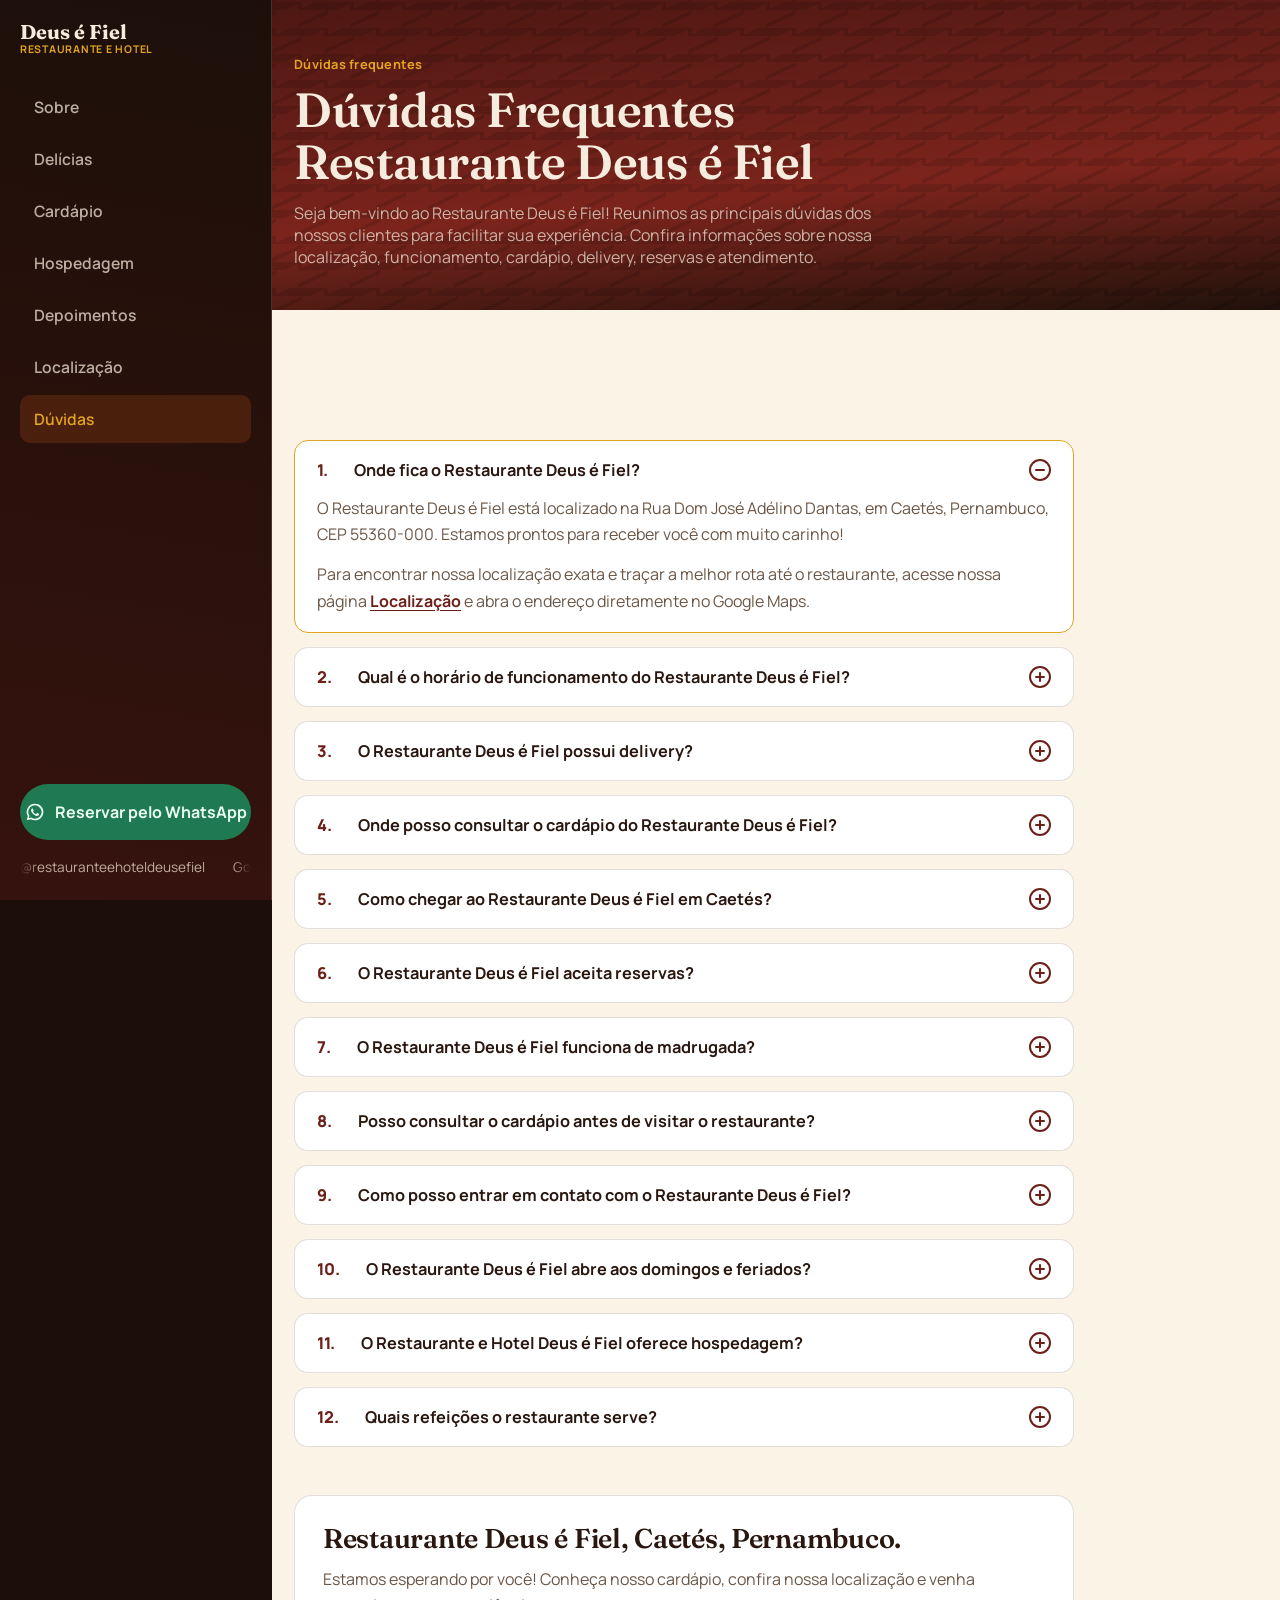
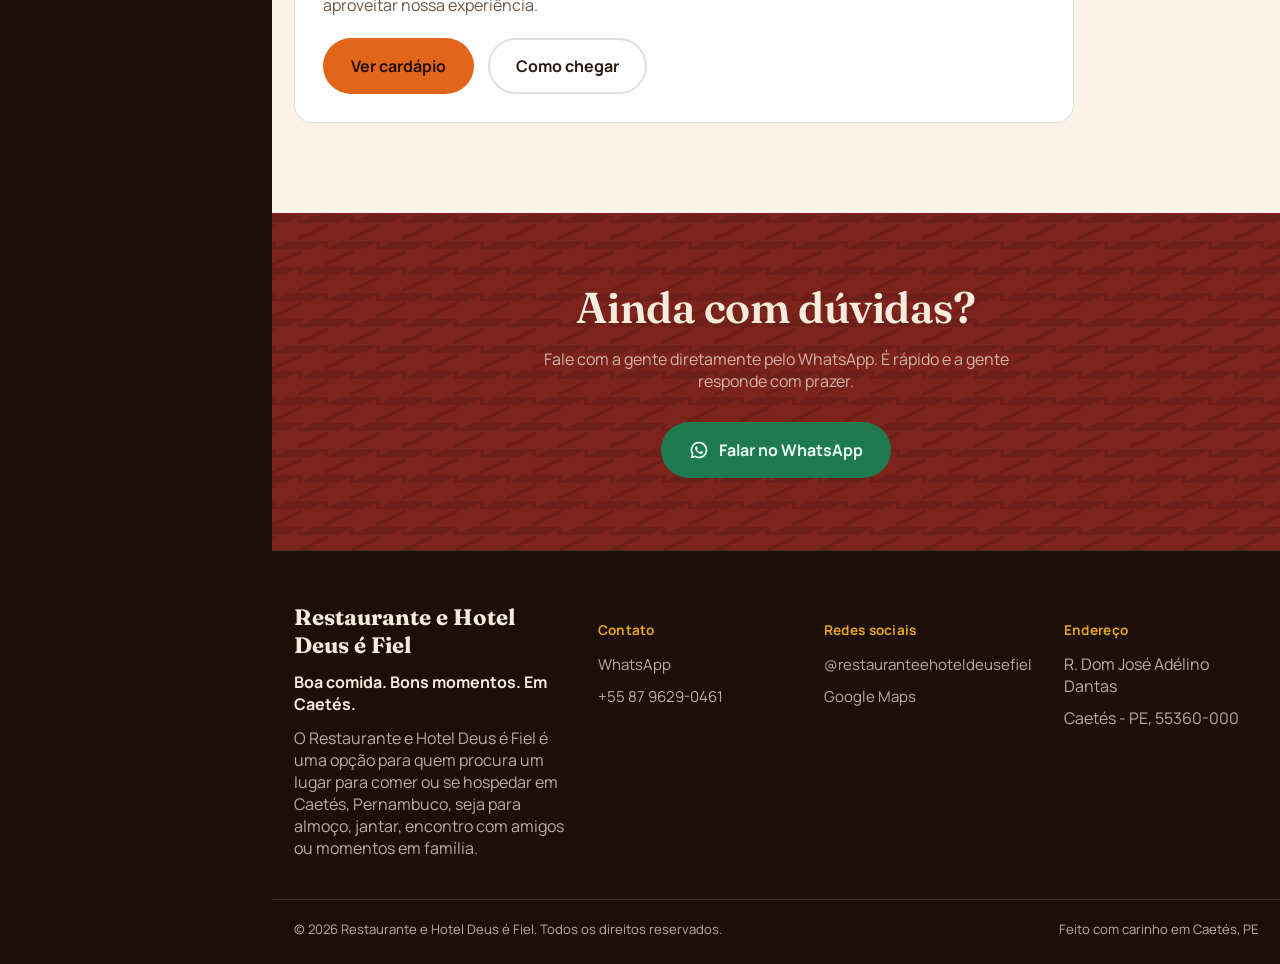
<file: faq/index.html>
<!DOCTYPE html>
<!--
==============================================================================
  RESTAURANTE E HOTEL DEUS É FIEL — PÁGINA DÚVIDAS FREQUENTES — URL: /faq/
  Site estático: cada página é uma pasta com um index.html. Arquivos compartilhados:
    assets/css/style.css .... todos os estilos ([CSS-01..25])
    assets/js/main.js ....... menu, progresso, animações, abas do cardápio ([JS-01..05])
    assets/img/ ............. fotos, logo, imagem de compartilhamento e favicon
  Estrutura deste arquivo: [HEAD] informações da página (título, descrição, canonical)
    [HTML-01..04] barra de progresso, barra superior, menu lateral (iguais em todas as páginas)
    [PAG-7] conteúdo desta página · [HTML-05..06] rodapé e botão flutuante do WhatsApp
  Padrão: todo bloco novo ganha um comentário dizendo o que é e como editar.
==============================================================================
-->
<html lang="pt-BR" class="no-js-fallback">
<head>
<!-- ===== [HEAD] INFORMAÇÕES DESTA PÁGINA (únicas em cada página: título, descrição e endereço canônico) ===== -->
<!-- Codificação de caracteres (acentos). Não mexer. -->
<meta charset="UTF-8">
<!-- Faz o site se ajustar à tela do celular. -->
<meta name="viewport" content="width=device-width, initial-scale=1, viewport-fit=cover">
<!-- Cor da barra do navegador no celular. -->
<meta name="theme-color" content="#1c0f09">
<!-- Título da aba do navegador e do resultado no Google (exclusivo desta página). -->
<title>Restaurante Deus é Fiel | Dúvidas Frequentes em Caetés - PE</title>
<!-- Texto que aparece no Google embaixo do título (exclusivo desta página, ideal até ~160 caracteres). -->
<meta name="description" content="Tire suas dúvidas sobre o Restaurante Deus é Fiel em Caetés - PE. Confira nosso horário 24 horas, cardápio, localização, delivery e reservas.">
<!-- Endereço oficial desta página (absoluto): evita que o Google trate variações da URL como páginas diferentes. -->
<link rel="canonical" href="https://restaurante-deus-fiel.vercel.app/faq/">
<!-- Permite que o Google indexe a página e siga os links dela. -->
<meta name="robots" content="index, follow">
<!-- Compartilhamento (WhatsApp, Facebook, X/Twitter...): título, descrição, endereço e imagem desta página. Imagem 1200x630 com a logo. -->
<meta property="og:type" content="website">
<meta property="og:site_name" content="Restaurante e Hotel Deus é Fiel">
<meta property="og:locale" content="pt_BR">
<meta property="og:title" content="Restaurante Deus é Fiel | Dúvidas Frequentes em Caetés - PE">
<meta property="og:description" content="Tire suas dúvidas sobre o Restaurante Deus é Fiel em Caetés - PE. Confira nosso horário 24 horas, cardápio, localização, delivery e reservas.">
<meta property="og:url" content="https://restaurante-deus-fiel.vercel.app/faq/">
<meta property="og:image" content="https://restaurante-deus-fiel.vercel.app/assets/img/og-restaurante-e-hotel-deus-e-fiel.jpg">
<meta property="og:image:width" content="1200">
<meta property="og:image:height" content="630">
<meta property="og:image:alt" content="Logo do Restaurante e Hotel Deus é Fiel, com um chef segurando uma cloche">
<meta name="twitter:card" content="summary_large_image">
<meta name="twitter:title" content="Restaurante Deus é Fiel | Dúvidas Frequentes em Caetés - PE">
<meta name="twitter:description" content="Tire suas dúvidas sobre o Restaurante Deus é Fiel em Caetés - PE. Confira nosso horário 24 horas, cardápio, localização, delivery e reservas.">
<meta name="twitter:image" content="https://restaurante-deus-fiel.vercel.app/assets/img/og-restaurante-e-hotel-deus-e-fiel.jpg">
<!-- Ícone do site (favicon) REDONDO: aba do navegador, Google, Chrome do celular e tela inicial. O "?v=3" força o navegador a baixar o ícone novo (aumente o número ao trocar a imagem).
     favicon.ico, favicon-32/48/192.png e icon-192/512.png = recorte redondo do chef; apple-touch-icon.png (iPhone, o iOS exige quadrado) = logo completa. site.webmanifest guarda os ícones do Android. -->
<link rel="icon" href="/favicon.ico?v=3" sizes="any">
<link rel="icon" type="image/png" sizes="32x32" href="/assets/img/favicon-32.png?v=3">
<link rel="icon" type="image/png" sizes="48x48" href="/assets/img/favicon-48.png?v=3">
<link rel="icon" type="image/png" sizes="192x192" href="/assets/img/favicon-192.png?v=3">
<link rel="apple-touch-icon" sizes="180x180" href="/apple-touch-icon.png?v=3">
<link rel="manifest" href="/site.webmanifest?v=3">
<!-- Avisa ao CSS que o JavaScript está ativo (troca "no-js-fallback" por "js"). Sem JS, o conteúdo aparece normalmente. -->
<script>document.documentElement.className='js';</script>
<!-- Dados estruturados (JSON-LD) das perguntas do [PAG-7.2]: copiam o texto visível. Se mudar uma pergunta ou resposta, mude aqui também. -->
<script type="application/ld+json">
{
  "@context": "https://schema.org",
  "@type": "FAQPage",
  "mainEntity": [
    {
      "@type": "Question",
      "name": "Onde fica o Restaurante Deus é Fiel?",
      "acceptedAnswer": {
        "@type": "Answer",
        "text": "O Restaurante Deus é Fiel está localizado na Rua Dom José Adélino Dantas, em Caetés, Pernambuco, CEP 55360-000. Estamos prontos para receber você com muito carinho! Para encontrar nossa localização exata e traçar a melhor rota até o restaurante, acesse nossa página Localização e abra o endereço diretamente no Google Maps."
      }
    },
    {
      "@type": "Question",
      "name": "Qual é o horário de funcionamento do Restaurante Deus é Fiel?",
      "acceptedAnswer": {
        "@type": "Answer",
        "text": "Nosso restaurante funciona 24 horas por dia, todos os dias da semana, de segunda-feira a domingo, sem fechar. Você pode contar conosco a qualquer hora do dia ou da noite! Em feriados e datas especiais, recomendamos consultar nossos canais oficiais para confirmar possíveis alterações no atendimento."
      }
    },
    {
      "@type": "Question",
      "name": "O Restaurante Deus é Fiel possui delivery?",
      "acceptedAnswer": {
        "@type": "Answer",
        "text": "Para saber se realizamos entregas na sua região, entre em contato conosco pelo WhatsApp. Nossa equipe poderá verificar a disponibilidade do delivery, informar as condições de entrega e ajudar você a fazer seu pedido. Será um prazer levar nossos produtos até você!"
      }
    },
    {
      "@type": "Question",
      "name": "Onde posso consultar o cardápio do Restaurante Deus é Fiel?",
      "acceptedAnswer": {
        "@type": "Answer",
        "text": "Você pode conferir nosso cardápio completo diretamente aqui no site, acessando a aba Cardápio. Lá você encontra as opções disponíveis para conhecer melhor nossos produtos antes de fazer seu pedido. Se preferir, também pode solicitar informações sobre o cardápio diretamente pelo nosso WhatsApp."
      }
    },
    {
      "@type": "Question",
      "name": "Como chegar ao Restaurante Deus é Fiel em Caetés?",
      "acceptedAnswer": {
        "@type": "Answer",
        "text": "É muito fácil chegar até nós! Estamos na Rua Dom José Adélino Dantas, em Caetés, Pernambuco. Acesse nossa página Localização para visualizar o endereço no Google Maps, consultar sua rota e encontrar o melhor caminho até o Restaurante Deus é Fiel. Esperamos sua visita!"
      }
    },
    {
      "@type": "Question",
      "name": "O Restaurante Deus é Fiel aceita reservas?",
      "acceptedAnswer": {
        "@type": "Answer",
        "text": "Sim! Aceitamos reservas para grupos, encontros e ocasiões especiais. Para reservar sua mesa, entre em contato pelo WhatsApp e informe a data, o horário e a quantidade de pessoas. Nossa equipe poderá verificar a disponibilidade e orientar você sobre os detalhes da reserva."
      }
    },
    {
      "@type": "Question",
      "name": "O Restaurante Deus é Fiel funciona de madrugada?",
      "acceptedAnswer": {
        "@type": "Answer",
        "text": "Sim! Nosso funcionamento é de 24 horas, inclusive durante a madrugada. Estamos à disposição todos os dias da semana para atender você, seja durante o dia, à noite ou de madrugada."
      }
    },
    {
      "@type": "Question",
      "name": "Posso consultar o cardápio antes de visitar o restaurante?",
      "acceptedAnswer": {
        "@type": "Answer",
        "text": "Claro! Você pode consultar nossas opções antecipadamente pela aba Cardápio aqui no site. Assim, consegue conhecer as opções disponíveis antes de vir ao Restaurante Deus é Fiel, em Caetés - PE."
      }
    },
    {
      "@type": "Question",
      "name": "Como posso entrar em contato com o Restaurante Deus é Fiel?",
      "acceptedAnswer": {
        "@type": "Answer",
        "text": "Você pode falar diretamente com nossa equipe pelo WhatsApp, disponível nos canais de contato do site. Por lá, poderá tirar dúvidas sobre atendimento, cardápio, delivery e reservas. Será um prazer atender você!"
      }
    },
    {
      "@type": "Question",
      "name": "O Restaurante Deus é Fiel abre aos domingos e feriados?",
      "acceptedAnswer": {
        "@type": "Answer",
        "text": "Sim! Funcionamos todos os dias da semana, 24 horas por dia, incluindo domingos. Em feriados e datas especiais, recomendamos consultar nossos canais oficiais para verificar possíveis alterações no funcionamento."
      }
    },
    {
      "@type": "Question",
      "name": "O Restaurante e Hotel Deus é Fiel oferece hospedagem?",
      "acceptedAnswer": {
        "@type": "Answer",
        "text": "Sim! Além do restaurante, o Deus é Fiel oferece hospedagem em Caetés - PE, no mesmo endereço, na Rua Dom José Adélino Dantas. Para consultar disponibilidade e valores, fale com a nossa equipe pelo WhatsApp. Veja mais na página Hospedagem."
      }
    },
    {
      "@type": "Question",
      "name": "Quais refeições o restaurante serve?",
      "acceptedAnswer": {
        "@type": "Answer",
        "text": "No restaurante você encontra opções para o café da manhã, almoço e jantar, além de pizzas e outras alternativas. Veja tudo, com descrições e preços, na aba Cardápio."
      }
    }
  ]
}
</script>
<!-- Acelera o carregamento das fontes do Google (as duas linhas abaixo). -->
<link rel="preconnect" href="https://fonts.googleapis.com">
<link rel="preconnect" href="https://fonts.gstatic.com" crossorigin>
<!-- Fontes do site: Fraunces (títulos) e Manrope (textos). -->
<link href="https://fonts.googleapis.com/css2?family=Fraunces:ital,opsz,wght@0,9..144,400;0,9..144,500;0,9..144,600;0,9..144,700;1,9..144,500&family=Manrope:wght@400;500;600;700;800&display=swap" rel="stylesheet">
<!-- Estilos compartilhados por todas as páginas ([CSS-01..25]). -->
<link rel="stylesheet" href="../assets/css/style.css">
</head>
<body>

<!-- ===== [HTML-01] BARRA DE PROGRESSO DE ROLAGEM (largura controlada pelo JS, ver [JS-02] em assets/js/main.js) ===== -->
<div class="progress" id="progressBar"></div>

<!-- ===== [HTML-02] BARRA SUPERIOR (só celular/tablet): botão do menu, logo e WhatsApp ===== -->
<header class="topbar">
  <!-- Botão ☰ que abre o menu lateral (ver [JS-01]) -->
  <button class="menu-btn" id="menuBtn" aria-label="Abrir menu" aria-expanded="false" aria-controls="sidebar">
    <svg viewBox="0 0 24 24" fill="none" stroke="currentColor" stroke-width="2" stroke-linecap="round"><path d="M4 7h16M4 12h16M4 17h16"/></svg>
  </button>
  <!-- Logo: leva para a página inicial (/) -->
  <a href="/" class="brand">
    <span class="brand-top">Deus é Fiel</span>
    <span class="brand-bottom">RESTAURANTE E HOTEL</span>
  </a>
  <!-- Botão do WhatsApp (reserva) -->
  <a href="https://wa.me/558796290461?text=Ol%C3%A1%21%20Quero%20fazer%20uma%20reserva." class="icon-btn whats-topbar" aria-label="Reservar pelo WhatsApp">
    <svg viewBox="0 0 24 24" fill="currentColor"><path d="M12 2a10 10 0 0 0-8.6 15.1L2 22l5.1-1.3A10 10 0 1 0 12 2Zm0 18a8 8 0 0 1-4.1-1.1l-.3-.2-3 .8.8-2.9-.2-.3A8 8 0 1 1 12 20Zm4.4-6c-.2-.1-1.4-.7-1.6-.8-.2-.1-.4-.1-.5.1-.2.2-.6.8-.8 1-.1.2-.3.2-.5.1-1.4-.7-2.3-1.2-3.2-2.8-.2-.4.2-.4.6-1.2.1-.1 0-.3 0-.4-.1-.1-.5-1.2-.7-1.7-.2-.4-.4-.4-.5-.4h-.5c-.2 0-.4.1-.6.3-.2.2-.8.8-.8 2s.8 2.3 1 2.5c.1.2 1.6 2.5 4 3.4 1.9.7 2.3.6 2.7.5.4-.1 1.4-.6 1.6-1.1.2-.5.2-1 .1-1.1-.1-.1-.3-.2-.5-.3Z"/></svg>
  </a>
</header>

<!-- ===== [HTML-03] FUNDO ESCURO atrás do menu lateral (celular/tablet) ===== -->
<div class="sidebar-overlay" id="sidebarOverlay"></div>

<!-- ===== [HTML-04] MENU LATERAL: gaveta no celular/tablet, coluna fixa no desktop ===== -->
<aside class="sidebar" id="sidebar">
  <!-- Topo do menu: logo + botão × de fechar -->
  <div class="sidebar-head">
    <a href="/" class="brand">
      <span class="brand-top">Deus é Fiel</span>
      <span class="brand-bottom">RESTAURANTE E HOTEL</span>
    </a>
    <button class="sidebar-close" id="sidebarClose" aria-label="Fechar menu">×</button>
  </div>
  <!-- Links das páginas: cada um leva a uma página de verdade (URL própria). O link da página aberta recebe class="is-active" e aria-current="page".
       Este menu se repete em todos os arquivos .html: ao mudar um link, mude nos 7 arquivos (Ctrl+F no texto do link). -->
  <nav class="sidebar-nav" aria-label="Menu principal">
      <a href="/sobre/">Sobre</a>
      <a href="/delicias/">Delícias</a>
      <a href="/cardapio/">Cardápio</a>
      <a href="/hospedagem/">Hospedagem</a>
      <a href="/depoimentos/">Depoimentos</a>
      <a href="/localizacao/">Localização</a>
      <a href="/faq/" class="is-active" aria-current="page">Dúvidas</a>
  </nav>
  <!-- Botão verde do WhatsApp (reservas) -->
  <a href="https://wa.me/558796290461?text=Ol%C3%A1%21%20Quero%20fazer%20uma%20reserva." class="btn btn--whats btn--full sidebar-cta">
    <svg viewBox="0 0 24 24" fill="currentColor"><path d="M12 2a10 10 0 0 0-8.6 15.1L2 22l5.1-1.3A10 10 0 1 0 12 2Zm0 18a8 8 0 0 1-4.1-1.1l-.3-.2-3 .8.8-2.9-.2-.3A8 8 0 1 1 12 20Zm4.4-6c-.2-.1-1.4-.7-1.6-.8-.2-.1-.4-.1-.5.1-.2.2-.6.8-.8 1-.1.2-.3.2-.5.1-1.4-.7-2.3-1.2-3.2-2.8-.2-.4.2-.4.6-1.2.1-.1 0-.3 0-.4-.1-.1-.5-1.2-.7-1.7-.2-.4-.4-.4-.5-.4h-.5c-.2 0-.4.1-.6.3-.2.2-.8.8-.8 2s.8 2.3 1 2.5c.1.2 1.6 2.5 4 3.4 1.9.7 2.3.6 2.7.5.4-.1 1.4-.6 1.6-1.1.2-.5.2-1 .1-1.1-.1-.1-.3-.2-.5-.3Z"/></svg>
    Reservar pelo WhatsApp
  </a>
  <!-- Instagram e Google Maps numa linha só, em movimento horizontal (letreiro). 
       O 2º grupo é uma cópia do 1º (aria-hidden) para o movimento nunca ter "buraco". Se mudar um link, mude nos dois grupos. -->
  <div class="sidebar-social" aria-label="Redes e localização">
    <div class="marquee-track">
      <span class="marquee-group">
        <a href="https://www.instagram.com/restauranteehoteldeusefiel/" target="_blank" rel="noopener">&#64;restauranteehoteldeusefiel</a>
        <a href="https://www.google.com/maps/search/?api=1&query=Restaurante%20Deus%20%C3%A9%20Fiel%2C%20R.%20Dom%20Jos%C3%A9%20Ad%C3%A9lino%20Dantas%2C%20Caet%C3%A9s%20-%20PE%2C%2055360-000" target="_blank" rel="noopener">Google Maps</a>
      </span>
      <span class="marquee-group" aria-hidden="true">
        <a href="https://www.instagram.com/restauranteehoteldeusefiel/" target="_blank" rel="noopener" tabindex="-1">&#64;restauranteehoteldeusefiel</a>
        <a href="https://www.google.com/maps/search/?api=1&query=Restaurante%20Deus%20%C3%A9%20Fiel%2C%20R.%20Dom%20Jos%C3%A9%20Ad%C3%A9lino%20Dantas%2C%20Caet%C3%A9s%20-%20PE%2C%2055360-000" target="_blank" rel="noopener" tabindex="-1">Google Maps</a>
      </span>
    </div>
  </div>
</aside>

<!-- ==========================================================================
     [PAG-7] PÁGINA DÚVIDAS FREQUENTES — URL: /faq/
     ========================================================================== -->
<main class="page" id="view-faq">
<!-- [PAG-7.1] CABEÇALHO DA PÁGINA (título e texto de abertura) -->
<section class="page-hero">
  <div class="brick-texture"></div>
  <div class="container">
    <span class="eyebrow reveal">Dúvidas frequentes</span>
    <h1 class="reveal">Dúvidas Frequentes <span class="h1-sub">Restaurante Deus é Fiel</span></h1>
    <p class="reveal">Seja bem-vindo ao Restaurante Deus é Fiel! Reunimos as principais dúvidas dos nossos clientes para facilitar sua experiência. Confira informações sobre nossa localização, funcionamento, cardápio, delivery, reservas e atendimento.</p>
  </div>
</section>

<!-- [PAG-7.2] LISTA DE PERGUNTAS. Cada pergunta é um bloco <details>: para adicionar, copie um bloco inteiro e troque
     o número, a pergunta (q-text) e a resposta (cada <p> é um parágrafo). Repita a pergunta no JSON-LD do [HEAD].
     A primeira pergunta já começa aberta (atributo open); tire o "open" se preferir tudo fechado. -->
<section class="section--light section-pad">
  <div class="container">
    <div class="faq-list">
      <!-- Pergunta 1: Onde fica o Restaurante Deus é Fiel? -->
      <details class="reveal" open>
        <summary><span class="q-num">1.</span><span class="q-text">Onde fica o Restaurante Deus é Fiel?</span> <span class="plus"></span></summary>
        <p>O Restaurante Deus é Fiel está localizado na Rua Dom José Adélino Dantas, em Caetés, Pernambuco, CEP 55360-000. Estamos prontos para receber você com muito carinho!</p>
        <p>Para encontrar nossa localização exata e traçar a melhor rota até o restaurante, acesse nossa página <a href="/localizacao/">Localização</a> e abra o endereço diretamente no Google Maps.</p>
      </details>
      <!-- Pergunta 2: Qual é o horário de funcionamento do Restaurante Deus é Fiel? -->
      <details class="reveal">
        <summary><span class="q-num">2.</span><span class="q-text">Qual é o horário de funcionamento do Restaurante Deus é Fiel?</span> <span class="plus"></span></summary>
        <p>Nosso restaurante funciona <strong>24 horas por dia, todos os dias da semana</strong>, de segunda-feira a domingo, sem fechar. Você pode contar conosco a qualquer hora do dia ou da noite!</p>
        <p>Em feriados e datas especiais, recomendamos consultar nossos canais oficiais para confirmar possíveis alterações no atendimento.</p>
      </details>
      <!-- Pergunta 3: O Restaurante Deus é Fiel possui delivery? -->
      <details class="reveal">
        <summary><span class="q-num">3.</span><span class="q-text">O Restaurante Deus é Fiel possui delivery?</span> <span class="plus"></span></summary>
        <p>Para saber se realizamos entregas na sua região, entre em contato conosco pelo <a href="https://wa.me/558796290461?text=Ol%C3%A1%21%20Quero%20saber%20sobre%20delivery." target="_blank" rel="noopener">WhatsApp</a>. Nossa equipe poderá verificar a disponibilidade do delivery, informar as condições de entrega e ajudar você a fazer seu pedido.</p>
        <p>Será um prazer levar nossos produtos até você!</p>
      </details>
      <!-- Pergunta 4: Onde posso consultar o cardápio do Restaurante Deus é Fiel? -->
      <details class="reveal">
        <summary><span class="q-num">4.</span><span class="q-text">Onde posso consultar o cardápio do Restaurante Deus é Fiel?</span> <span class="plus"></span></summary>
        <p>Você pode conferir nosso cardápio completo diretamente aqui no site, acessando a aba <a href="/cardapio/">Cardápio</a>. Lá você encontra as opções disponíveis para conhecer melhor nossos produtos antes de fazer seu pedido.</p>
        <p>Se preferir, também pode solicitar informações sobre o cardápio diretamente pelo nosso <a href="https://wa.me/558796290461?text=Ol%C3%A1%21%20Quero%20saber%20sobre%20o%20card%C3%A1pio." target="_blank" rel="noopener">WhatsApp</a>.</p>
      </details>
      <!-- Pergunta 5: Como chegar ao Restaurante Deus é Fiel em Caetés? -->
      <details class="reveal">
        <summary><span class="q-num">5.</span><span class="q-text">Como chegar ao Restaurante Deus é Fiel em Caetés?</span> <span class="plus"></span></summary>
        <p>É muito fácil chegar até nós! Estamos na Rua Dom José Adélino Dantas, em Caetés, Pernambuco.</p>
        <p>Acesse nossa página <a href="/localizacao/">Localização</a> para visualizar o endereço no Google Maps, consultar sua rota e encontrar o melhor caminho até o Restaurante Deus é Fiel.</p>
        <p>Esperamos sua visita!</p>
      </details>
      <!-- Pergunta 6: O Restaurante Deus é Fiel aceita reservas? -->
      <details class="reveal">
        <summary><span class="q-num">6.</span><span class="q-text">O Restaurante Deus é Fiel aceita reservas?</span> <span class="plus"></span></summary>
        <p>Sim! Aceitamos reservas para grupos, encontros e ocasiões especiais.</p>
        <p>Para reservar sua mesa, entre em contato pelo <a href="https://wa.me/558796290461?text=Ol%C3%A1%21%20Quero%20reservar%20uma%20mesa." target="_blank" rel="noopener">WhatsApp</a> e informe a data, o horário e a quantidade de pessoas. Nossa equipe poderá verificar a disponibilidade e orientar você sobre os detalhes da reserva.</p>
      </details>
      <!-- Pergunta 7: O Restaurante Deus é Fiel funciona de madrugada? -->
      <details class="reveal">
        <summary><span class="q-num">7.</span><span class="q-text">O Restaurante Deus é Fiel funciona de madrugada?</span> <span class="plus"></span></summary>
        <p>Sim! Nosso funcionamento é de 24 horas, inclusive durante a madrugada. Estamos à disposição todos os dias da semana para atender você, seja durante o dia, à noite ou de madrugada.</p>
      </details>
      <!-- Pergunta 8: Posso consultar o cardápio antes de visitar o restaurante? -->
      <details class="reveal">
        <summary><span class="q-num">8.</span><span class="q-text">Posso consultar o cardápio antes de visitar o restaurante?</span> <span class="plus"></span></summary>
        <p>Claro! Você pode consultar nossas opções antecipadamente pela aba <a href="/cardapio/">Cardápio</a> aqui no site. Assim, consegue conhecer as opções disponíveis antes de vir ao Restaurante Deus é Fiel, em Caetés - PE.</p>
      </details>
      <!-- Pergunta 9: Como posso entrar em contato com o Restaurante Deus é Fiel? -->
      <details class="reveal">
        <summary><span class="q-num">9.</span><span class="q-text">Como posso entrar em contato com o Restaurante Deus é Fiel?</span> <span class="plus"></span></summary>
        <p>Você pode falar diretamente com nossa equipe pelo <a href="https://wa.me/558796290461?text=Ol%C3%A1%21" target="_blank" rel="noopener">WhatsApp</a>, disponível nos canais de contato do site. Por lá, poderá tirar dúvidas sobre atendimento, cardápio, delivery e reservas.</p>
        <p>Será um prazer atender você!</p>
      </details>
      <!-- Pergunta 10: O Restaurante Deus é Fiel abre aos domingos e feriados? -->
      <details class="reveal">
        <summary><span class="q-num">10.</span><span class="q-text">O Restaurante Deus é Fiel abre aos domingos e feriados?</span> <span class="plus"></span></summary>
        <p>Sim! Funcionamos todos os dias da semana, 24 horas por dia, incluindo domingos. Em feriados e datas especiais, recomendamos consultar nossos canais oficiais para verificar possíveis alterações no funcionamento.</p>
      </details>
      <!-- Pergunta 11: O Restaurante e Hotel Deus é Fiel oferece hospedagem? -->
      <details class="reveal">
        <summary><span class="q-num">11.</span><span class="q-text">O Restaurante e Hotel Deus é Fiel oferece hospedagem?</span> <span class="plus"></span></summary>
        <p>Sim! Além do restaurante, o Deus é Fiel oferece hospedagem em Caetés - PE, no mesmo endereço, na Rua Dom José Adélino Dantas. Para consultar disponibilidade e valores, fale com a nossa equipe pelo <a href="https://wa.me/558796290461?text=Ol%C3%A1%21%20Quero%20informa%C3%A7%C3%B5es%20sobre%20hospedagem." target="_blank" rel="noopener">WhatsApp</a>.</p>
        <p>Veja mais na página <a href="/hospedagem/">Hospedagem</a>.</p>
      </details>
      <!-- Pergunta 12: Quais refeições o restaurante serve? -->
      <details class="reveal">
        <summary><span class="q-num">12.</span><span class="q-text">Quais refeições o restaurante serve?</span> <span class="plus"></span></summary>
        <p>No restaurante você encontra opções para o café da manhã, almoço e jantar, além de pizzas e outras alternativas. Veja tudo, com descrições e preços, na aba <a href="/cardapio/">Cardápio</a>.</p>
      </details>
    </div>
    <!-- Fecho da página: frase de despedida com os botões principais -->
    <div class="faq-closing reveal">
      <h2>Restaurante Deus é Fiel, Caetés, Pernambuco.</h2>
      <p>Estamos esperando por você! Conheça nosso cardápio, confira nossa localização e venha aproveitar nossa experiência.</p>
      <div class="btn-row">
        <a href="/cardapio/" class="btn btn--primary">Ver cardápio</a>
        <a href="/localizacao/" class="btn btn--ghost on-light">Como chegar</a>
      </div>
    </div>
  </div>
</section>

<!-- [PAG-7.3] FAIXA DE CHAMADA (CTA) -->
<section class="cta-band">
  <div class="brick-texture"></div>
  <div class="container" style="position:relative;">
    <h2 class="reveal">Ainda com dúvidas?</h2>
    <p class="reveal">Fale com a gente diretamente pelo WhatsApp. É rápido e a gente responde com prazer.</p>
    <div class="btn-row reveal">
      <a href="https://wa.me/558796290461?text=Ol%C3%A1%21%20Tenho%20uma%20d%C3%BAvida." class="btn btn--whats"><svg viewBox="0 0 24 24" fill="currentColor"><path d="M12 2a10 10 0 0 0-8.6 15.1L2 22l5.1-1.3A10 10 0 1 0 12 2Zm0 18a8 8 0 0 1-4.1-1.1l-.3-.2-3 .8.8-2.9-.2-.3A8 8 0 1 1 12 20Zm4.4-6c-.2-.1-1.4-.7-1.6-.8-.2-.1-.4-.1-.5.1-.2.2-.6.8-.8 1-.1.2-.3.2-.5.1-1.4-.7-2.3-1.2-3.2-2.8-.2-.4.2-.4.6-1.2.1-.1 0-.3 0-.4-.1-.1-.5-1.2-.7-1.7-.2-.4-.4-.4-.5-.4h-.5c-.2 0-.4.1-.6.3-.2.2-.8.8-.8 2s.8 2.3 1 2.5c.1.2 1.6 2.5 4 3.4 1.9.7 2.3.6 2.7.5.4-.1 1.4-.6 1.6-1.1.2-.5.2-1 .1-1.1-.1-.1-.3-.2-.5-.3Z"/></svg> Falar no WhatsApp</a>
    </div>
  </div>
</section>

</main>

<!-- ===== [HTML-05] RODAPÉ: aparece em todas as páginas ===== -->
<footer>
  <!-- Parte de cima do rodapé: marca + 3 colunas -->
  <div class="container foot-top">
    <!-- Coluna: marca e texto de apresentação -->
    <div class="foot-brand">
      <span class="brand-top" style="font-size:1.4rem;">Restaurante e Hotel Deus é Fiel</span>
      <p><strong style="color:var(--cream);">Boa comida. Bons momentos. Em Caetés.</strong></p>
      <p>O Restaurante e Hotel Deus é Fiel é uma opção para quem procura um lugar para comer ou se hospedar em Caetés, Pernambuco, seja para almoço, jantar, encontro com amigos ou momentos em família.</p>
    </div>
    <!-- Coluna: Contato -->
    <div class="foot-col">
      <h4>Contato</h4>
      <ul>
        <li><a href="https://wa.me/558796290461?text=Ol%C3%A1%21">WhatsApp</a></li>
        <li><a href="tel:+558796290461" style="color:var(--cream-soft);">+55 87 9629-0461</a></li>
      </ul>
    </div>
    <!-- Coluna: Redes sociais -->
    <div class="foot-col">
      <h4>Redes sociais</h4>
      <ul>
        <li><a href="https://www.instagram.com/restauranteehoteldeusefiel/" target="_blank" rel="noopener">&#64;restauranteehoteldeusefiel</a></li>
        <li><a href="https://www.google.com/maps/search/?api=1&query=Restaurante%20Deus%20%C3%A9%20Fiel%2C%20R.%20Dom%20Jos%C3%A9%20Ad%C3%A9lino%20Dantas%2C%20Caet%C3%A9s%20-%20PE%2C%2055360-000" target="_blank" rel="noopener">Google Maps</a></li>
      </ul>
    </div>
    <!-- Coluna: Endereço -->
    <div class="foot-col">
      <h4>Endereço</h4>
      <ul>
        <li style="color:var(--cream-soft);">R. Dom José Adélino Dantas</li>
        <li style="color:var(--cream-soft);">Caetés - PE, 55360-000</li>
      </ul>
    </div>
  </div>
  <!-- Linha final do rodapé: direitos reservados (troque o ano se precisar) -->
  <div class="container foot-bottom">
    <span>© 2026 Restaurante e Hotel Deus é Fiel. Todos os direitos reservados.</span>
    <span>Feito com carinho em Caetés, PE</span>
  </div>
</footer>

<!-- ===== [HTML-06] BOTÃO FLUTUANTE DO WHATSAPP (só celular/tablet; no desktop o botão fica no menu lateral) ===== -->
<a href="https://wa.me/558796290461?text=Ol%C3%A1%21%20Quero%20fazer%20uma%20reserva." class="whats-float" aria-label="Reservar pelo WhatsApp">
  <svg viewBox="0 0 24 24" fill="currentColor"><path d="M12 2a10 10 0 0 0-8.6 15.1L2 22l5.1-1.3A10 10 0 1 0 12 2Zm0 18a8 8 0 0 1-4.1-1.1l-.3-.2-3 .8.8-2.9-.2-.3A8 8 0 1 1 12 20Zm4.4-6c-.2-.1-1.4-.7-1.6-.8-.2-.1-.4-.1-.5.1-.2.2-.6.8-.8 1-.1.2-.3.2-.5.1-1.4-.7-2.3-1.2-3.2-2.8-.2-.4.2-.4.6-1.2.1-.1 0-.3 0-.4-.1-.1-.5-1.2-.7-1.7-.2-.4-.4-.4-.5-.4h-.5c-.2 0-.4.1-.6.3-.2.2-.8.8-.8 2s.8 2.3 1 2.5c.1.2 1.6 2.5 4 3.4 1.9.7 2.3.6 2.7.5.4-.1 1.4-.6 1.6-1.1.2-.5.2-1 .1-1.1-.1-.1-.3-.2-.5-.3Z"/></svg>
</a>

<!-- ===== Comportamentos do site (menu, progresso, animações, abas): assets/js/main.js ===== -->
<script src="../assets/js/main.js" defer></script>
</body>
</html>
</file>
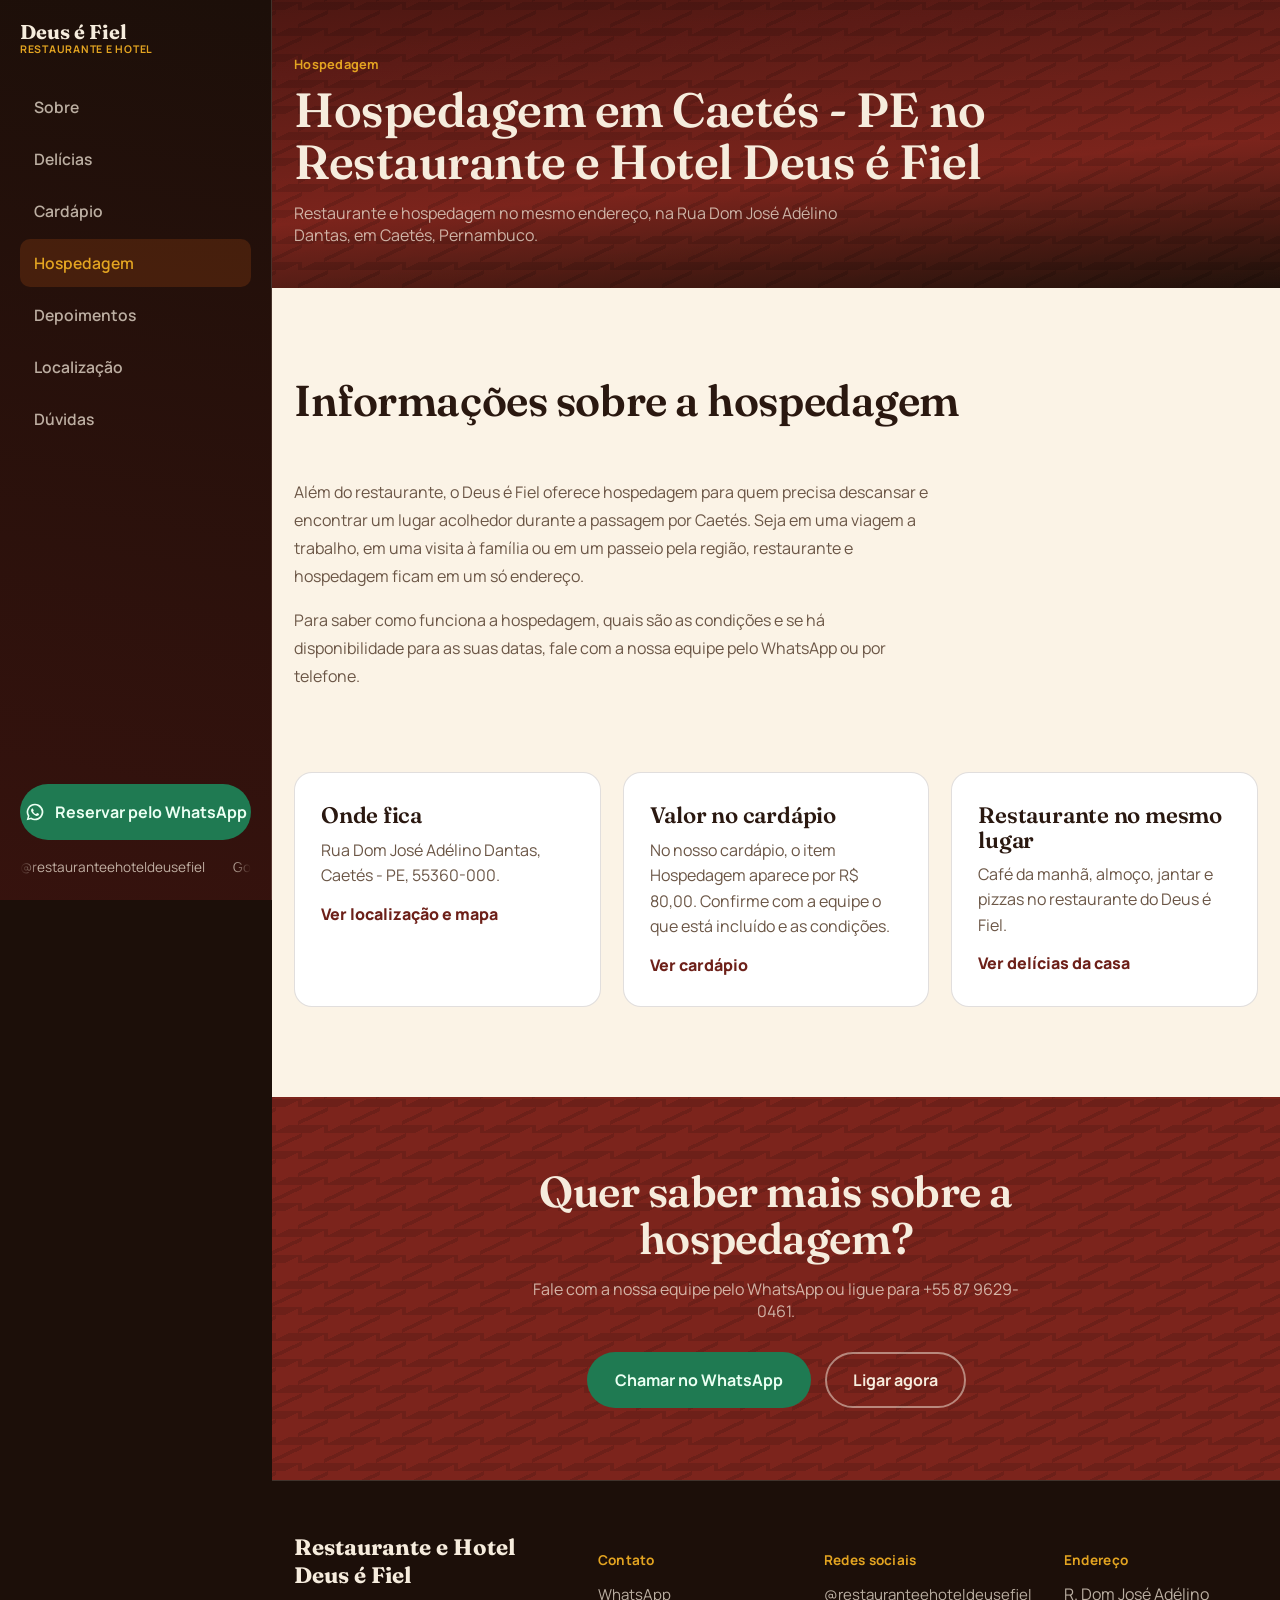
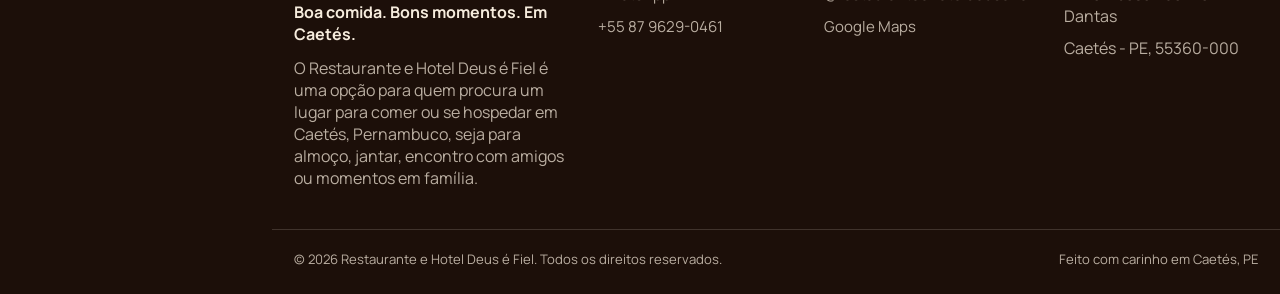
<file: hospedagem/index.html>
<!DOCTYPE html>
<!--
==============================================================================
  RESTAURANTE E HOTEL DEUS É FIEL — PÁGINA HOSPEDAGEM — URL: /hospedagem/
  Site estático: cada página é uma pasta com um index.html. Arquivos compartilhados:
    assets/css/style.css .... todos os estilos ([CSS-01..25])
    assets/js/main.js ....... menu, progresso, animações, abas do cardápio ([JS-01..05])
    assets/img/ ............. fotos, logo, imagem de compartilhamento e favicon
  Estrutura deste arquivo: [HEAD] informações da página (título, descrição, canonical)
    [HTML-01..04] barra de progresso, barra superior, menu lateral (iguais em todas as páginas)
    [PAG-8] conteúdo desta página · [HTML-05..06] rodapé e botão flutuante do WhatsApp
  Padrão: todo bloco novo ganha um comentário dizendo o que é e como editar.
==============================================================================
-->
<html lang="pt-BR" class="no-js-fallback">
<head>
<!-- ===== [HEAD] INFORMAÇÕES DESTA PÁGINA (únicas em cada página: título, descrição e endereço canônico) ===== -->
<!-- Codificação de caracteres (acentos). Não mexer. -->
<meta charset="UTF-8">
<!-- Faz o site se ajustar à tela do celular. -->
<meta name="viewport" content="width=device-width, initial-scale=1, viewport-fit=cover">
<!-- Cor da barra do navegador no celular. -->
<meta name="theme-color" content="#1c0f09">
<!-- Título da aba do navegador e do resultado no Google (exclusivo desta página). -->
<title>Hospedagem em Caetés - PE | Restaurante e Hotel Deus é Fiel</title>
<!-- Texto que aparece no Google embaixo do título (exclusivo desta página, ideal até ~160 caracteres). -->
<meta name="description" content="Hospedagem em Caetés - PE no Restaurante e Hotel Deus é Fiel, com restaurante no mesmo endereço. Consulte disponibilidade e valores pelo WhatsApp.">
<!-- Endereço oficial desta página (absoluto): evita que o Google trate variações da URL como páginas diferentes. -->
<link rel="canonical" href="https://restaurante-deus-fiel.vercel.app/hospedagem/">
<!-- Permite que o Google indexe a página e siga os links dela. -->
<meta name="robots" content="index, follow">
<!-- Compartilhamento (WhatsApp, Facebook, X/Twitter...): título, descrição, endereço e imagem desta página. Imagem 1200x630 com a logo. -->
<meta property="og:type" content="website">
<meta property="og:site_name" content="Restaurante e Hotel Deus é Fiel">
<meta property="og:locale" content="pt_BR">
<meta property="og:title" content="Hospedagem em Caetés - PE | Restaurante e Hotel Deus é Fiel">
<meta property="og:description" content="Hospedagem em Caetés - PE no Restaurante e Hotel Deus é Fiel, com restaurante no mesmo endereço. Consulte disponibilidade e valores pelo WhatsApp.">
<meta property="og:url" content="https://restaurante-deus-fiel.vercel.app/hospedagem/">
<meta property="og:image" content="https://restaurante-deus-fiel.vercel.app/assets/img/og-restaurante-e-hotel-deus-e-fiel.jpg">
<meta property="og:image:width" content="1200">
<meta property="og:image:height" content="630">
<meta property="og:image:alt" content="Logo do Restaurante e Hotel Deus é Fiel, com um chef segurando uma cloche">
<meta name="twitter:card" content="summary_large_image">
<meta name="twitter:title" content="Hospedagem em Caetés - PE | Restaurante e Hotel Deus é Fiel">
<meta name="twitter:description" content="Hospedagem em Caetés - PE no Restaurante e Hotel Deus é Fiel, com restaurante no mesmo endereço. Consulte disponibilidade e valores pelo WhatsApp.">
<meta name="twitter:image" content="https://restaurante-deus-fiel.vercel.app/assets/img/og-restaurante-e-hotel-deus-e-fiel.jpg">
<!-- Ícone do site (favicon) REDONDO: aba do navegador, Google, Chrome do celular e tela inicial. O "?v=3" força o navegador a baixar o ícone novo (aumente o número ao trocar a imagem).
     favicon.ico, favicon-32/48/192.png e icon-192/512.png = recorte redondo do chef; apple-touch-icon.png (iPhone, o iOS exige quadrado) = logo completa. site.webmanifest guarda os ícones do Android. -->
<link rel="icon" href="/favicon.ico?v=3" sizes="any">
<link rel="icon" type="image/png" sizes="32x32" href="/assets/img/favicon-32.png?v=3">
<link rel="icon" type="image/png" sizes="48x48" href="/assets/img/favicon-48.png?v=3">
<link rel="icon" type="image/png" sizes="192x192" href="/assets/img/favicon-192.png?v=3">
<link rel="apple-touch-icon" sizes="180x180" href="/apple-touch-icon.png?v=3">
<link rel="manifest" href="/site.webmanifest?v=3">
<!-- Avisa ao CSS que o JavaScript está ativo (troca "no-js-fallback" por "js"). Sem JS, o conteúdo aparece normalmente. -->
<script>document.documentElement.className='js';</script>
<!-- Acelera o carregamento das fontes do Google (as duas linhas abaixo). -->
<link rel="preconnect" href="https://fonts.googleapis.com">
<link rel="preconnect" href="https://fonts.gstatic.com" crossorigin>
<!-- Fontes do site: Fraunces (títulos) e Manrope (textos). -->
<link href="https://fonts.googleapis.com/css2?family=Fraunces:ital,opsz,wght@0,9..144,400;0,9..144,500;0,9..144,600;0,9..144,700;1,9..144,500&family=Manrope:wght@400;500;600;700;800&display=swap" rel="stylesheet">
<!-- Estilos compartilhados por todas as páginas ([CSS-01..25]). -->
<link rel="stylesheet" href="../assets/css/style.css">
</head>
<body>

<!-- ===== [HTML-01] BARRA DE PROGRESSO DE ROLAGEM (largura controlada pelo JS, ver [JS-02] em assets/js/main.js) ===== -->
<div class="progress" id="progressBar"></div>

<!-- ===== [HTML-02] BARRA SUPERIOR (só celular/tablet): botão do menu, logo e WhatsApp ===== -->
<header class="topbar">
  <!-- Botão ☰ que abre o menu lateral (ver [JS-01]) -->
  <button class="menu-btn" id="menuBtn" aria-label="Abrir menu" aria-expanded="false" aria-controls="sidebar">
    <svg viewBox="0 0 24 24" fill="none" stroke="currentColor" stroke-width="2" stroke-linecap="round"><path d="M4 7h16M4 12h16M4 17h16"/></svg>
  </button>
  <!-- Logo: leva para a página inicial (/) -->
  <a href="/" class="brand">
    <span class="brand-top">Deus é Fiel</span>
    <span class="brand-bottom">RESTAURANTE E HOTEL</span>
  </a>
  <!-- Botão do WhatsApp (reserva) -->
  <a href="https://wa.me/558796290461?text=Ol%C3%A1%21%20Quero%20fazer%20uma%20reserva." class="icon-btn whats-topbar" aria-label="Reservar pelo WhatsApp">
    <svg viewBox="0 0 24 24" fill="currentColor"><path d="M12 2a10 10 0 0 0-8.6 15.1L2 22l5.1-1.3A10 10 0 1 0 12 2Zm0 18a8 8 0 0 1-4.1-1.1l-.3-.2-3 .8.8-2.9-.2-.3A8 8 0 1 1 12 20Zm4.4-6c-.2-.1-1.4-.7-1.6-.8-.2-.1-.4-.1-.5.1-.2.2-.6.8-.8 1-.1.2-.3.2-.5.1-1.4-.7-2.3-1.2-3.2-2.8-.2-.4.2-.4.6-1.2.1-.1 0-.3 0-.4-.1-.1-.5-1.2-.7-1.7-.2-.4-.4-.4-.5-.4h-.5c-.2 0-.4.1-.6.3-.2.2-.8.8-.8 2s.8 2.3 1 2.5c.1.2 1.6 2.5 4 3.4 1.9.7 2.3.6 2.7.5.4-.1 1.4-.6 1.6-1.1.2-.5.2-1 .1-1.1-.1-.1-.3-.2-.5-.3Z"/></svg>
  </a>
</header>

<!-- ===== [HTML-03] FUNDO ESCURO atrás do menu lateral (celular/tablet) ===== -->
<div class="sidebar-overlay" id="sidebarOverlay"></div>

<!-- ===== [HTML-04] MENU LATERAL: gaveta no celular/tablet, coluna fixa no desktop ===== -->
<aside class="sidebar" id="sidebar">
  <!-- Topo do menu: logo + botão × de fechar -->
  <div class="sidebar-head">
    <a href="/" class="brand">
      <span class="brand-top">Deus é Fiel</span>
      <span class="brand-bottom">RESTAURANTE E HOTEL</span>
    </a>
    <button class="sidebar-close" id="sidebarClose" aria-label="Fechar menu">×</button>
  </div>
  <!-- Links das páginas: cada um leva a uma página de verdade (URL própria). O link da página aberta recebe class="is-active" e aria-current="page".
       Este menu se repete em todos os arquivos .html: ao mudar um link, mude nos 7 arquivos (Ctrl+F no texto do link). -->
  <nav class="sidebar-nav" aria-label="Menu principal">
      <a href="/sobre/">Sobre</a>
      <a href="/delicias/">Delícias</a>
      <a href="/cardapio/">Cardápio</a>
      <a href="/hospedagem/" class="is-active" aria-current="page">Hospedagem</a>
      <a href="/depoimentos/">Depoimentos</a>
      <a href="/localizacao/">Localização</a>
      <a href="/faq/">Dúvidas</a>
  </nav>
  <!-- Botão verde do WhatsApp (reservas) -->
  <a href="https://wa.me/558796290461?text=Ol%C3%A1%21%20Quero%20fazer%20uma%20reserva." class="btn btn--whats btn--full sidebar-cta">
    <svg viewBox="0 0 24 24" fill="currentColor"><path d="M12 2a10 10 0 0 0-8.6 15.1L2 22l5.1-1.3A10 10 0 1 0 12 2Zm0 18a8 8 0 0 1-4.1-1.1l-.3-.2-3 .8.8-2.9-.2-.3A8 8 0 1 1 12 20Zm4.4-6c-.2-.1-1.4-.7-1.6-.8-.2-.1-.4-.1-.5.1-.2.2-.6.8-.8 1-.1.2-.3.2-.5.1-1.4-.7-2.3-1.2-3.2-2.8-.2-.4.2-.4.6-1.2.1-.1 0-.3 0-.4-.1-.1-.5-1.2-.7-1.7-.2-.4-.4-.4-.5-.4h-.5c-.2 0-.4.1-.6.3-.2.2-.8.8-.8 2s.8 2.3 1 2.5c.1.2 1.6 2.5 4 3.4 1.9.7 2.3.6 2.7.5.4-.1 1.4-.6 1.6-1.1.2-.5.2-1 .1-1.1-.1-.1-.3-.2-.5-.3Z"/></svg>
    Reservar pelo WhatsApp
  </a>
  <!-- Instagram e Google Maps numa linha só, em movimento horizontal (letreiro). 
       O 2º grupo é uma cópia do 1º (aria-hidden) para o movimento nunca ter "buraco". Se mudar um link, mude nos dois grupos. -->
  <div class="sidebar-social" aria-label="Redes e localização">
    <div class="marquee-track">
      <span class="marquee-group">
        <a href="https://www.instagram.com/restauranteehoteldeusefiel/" target="_blank" rel="noopener">&#64;restauranteehoteldeusefiel</a>
        <a href="https://www.google.com/maps/search/?api=1&query=Restaurante%20Deus%20%C3%A9%20Fiel%2C%20R.%20Dom%20Jos%C3%A9%20Ad%C3%A9lino%20Dantas%2C%20Caet%C3%A9s%20-%20PE%2C%2055360-000" target="_blank" rel="noopener">Google Maps</a>
      </span>
      <span class="marquee-group" aria-hidden="true">
        <a href="https://www.instagram.com/restauranteehoteldeusefiel/" target="_blank" rel="noopener" tabindex="-1">&#64;restauranteehoteldeusefiel</a>
        <a href="https://www.google.com/maps/search/?api=1&query=Restaurante%20Deus%20%C3%A9%20Fiel%2C%20R.%20Dom%20Jos%C3%A9%20Ad%C3%A9lino%20Dantas%2C%20Caet%C3%A9s%20-%20PE%2C%2055360-000" target="_blank" rel="noopener" tabindex="-1">Google Maps</a>
      </span>
    </div>
  </div>
</aside>

<!-- ==========================================================================
     [PAG-8] PÁGINA HOSPEDAGEM — URL: /hospedagem/
     ========================================================================== -->
<main class="page" id="view-hospedagem">
<!-- [PAG-8.1] CABEÇALHO DA PÁGINA -->
<section class="page-hero">
  <div class="brick-texture"></div>
  <div class="container">
    <span class="eyebrow reveal">Hospedagem</span>
    <h1 class="reveal">Hospedagem em Caetés - PE no Restaurante e Hotel Deus é Fiel</h1>
    <p class="reveal">Restaurante e hospedagem no mesmo endereço, na Rua Dom José Adélino Dantas, em Caetés, Pernambuco.</p>
  </div>
</section>

<!-- [PAG-8.2] INFORMAÇÕES DA HOSPEDAGEM (fundo claro).
     ATENÇÃO: só escreva aqui o que for REAL. Quando tiver os dados confirmados (tipos de quarto, comodidades, horários de entrada e saída, valores, fotos reais), acrescente-os aqui
     e também no JSON-LD da página inicial ([HEAD] de index.html). -->
<section class="section--light section-pad">
  <div class="container about-grid">
    <h2 class="reveal">Informações sobre a hospedagem</h2>
    <div class="about-text reveal">
      <p>Além do restaurante, o Deus é Fiel oferece hospedagem para quem precisa descansar e encontrar um lugar acolhedor durante a passagem por Caetés. Seja em uma viagem a trabalho, em uma visita à família ou em um passeio pela região, restaurante e hospedagem ficam em um só endereço.</p>
      <p>Para saber como funciona a hospedagem, quais são as condições e se há disponibilidade para as suas datas, fale com a nossa equipe pelo WhatsApp ou por telefone.</p>
    </div>
    <div class="grid-3">
      <!-- Cartão: Onde fica -->
      <div class="card reveal">
        <h3>Onde fica</h3>
        <p>Rua Dom José Adélino Dantas, Caetés - PE, 55360-000.</p>
        <a class="card-link" href="/localizacao/">Ver localização e mapa</a>
      </div>
      <!-- Cartão: Valor no cardápio (confirmar sempre com a equipe) -->
      <div class="card reveal">
        <h3>Valor no cardápio</h3>
        <p>No nosso cardápio, o item Hospedagem aparece por R$ 80,00. Confirme com a equipe o que está incluído e as condições.</p>
        <a class="card-link" href="/cardapio/">Ver cardápio</a>
      </div>
      <!-- Cartão: Restaurante no mesmo lugar -->
      <div class="card reveal">
        <h3>Restaurante no mesmo lugar</h3>
        <p>Café da manhã, almoço, jantar e pizzas no restaurante do Deus é Fiel.</p>
        <a class="card-link" href="/delicias/">Ver delícias da casa</a>
      </div>
    </div>
  </div>
</section>

<!-- [PAG-8.3] FAIXA DE CHAMADA (CTA): WhatsApp e telefone -->
<section class="cta-band">
  <div class="brick-texture"></div>
  <div class="container" style="position:relative;">
    <h2 class="reveal">Quer saber mais sobre a hospedagem?</h2>
    <p class="reveal">Fale com a nossa equipe pelo WhatsApp ou ligue para +55 87 9629-0461.</p>
    <div class="btn-row reveal">
      <a href="https://wa.me/558796290461?text=Ol%C3%A1%21%20Quero%20informa%C3%A7%C3%B5es%20sobre%20hospedagem." class="btn btn--whats" target="_blank" rel="noopener">Chamar no WhatsApp</a>
      <a href="tel:+558796290461" class="btn btn--ghost" style="border-color:rgba(246,236,221,.5);">Ligar agora</a>
    </div>
  </div>
</section>

</main>

<!-- ===== [HTML-05] RODAPÉ: aparece em todas as páginas ===== -->
<footer>
  <!-- Parte de cima do rodapé: marca + 3 colunas -->
  <div class="container foot-top">
    <!-- Coluna: marca e texto de apresentação -->
    <div class="foot-brand">
      <span class="brand-top" style="font-size:1.4rem;">Restaurante e Hotel Deus é Fiel</span>
      <p><strong style="color:var(--cream);">Boa comida. Bons momentos. Em Caetés.</strong></p>
      <p>O Restaurante e Hotel Deus é Fiel é uma opção para quem procura um lugar para comer ou se hospedar em Caetés, Pernambuco, seja para almoço, jantar, encontro com amigos ou momentos em família.</p>
    </div>
    <!-- Coluna: Contato -->
    <div class="foot-col">
      <h4>Contato</h4>
      <ul>
        <li><a href="https://wa.me/558796290461?text=Ol%C3%A1%21">WhatsApp</a></li>
        <li><a href="tel:+558796290461" style="color:var(--cream-soft);">+55 87 9629-0461</a></li>
      </ul>
    </div>
    <!-- Coluna: Redes sociais -->
    <div class="foot-col">
      <h4>Redes sociais</h4>
      <ul>
        <li><a href="https://www.instagram.com/restauranteehoteldeusefiel/" target="_blank" rel="noopener">&#64;restauranteehoteldeusefiel</a></li>
        <li><a href="https://www.google.com/maps/search/?api=1&query=Restaurante%20Deus%20%C3%A9%20Fiel%2C%20R.%20Dom%20Jos%C3%A9%20Ad%C3%A9lino%20Dantas%2C%20Caet%C3%A9s%20-%20PE%2C%2055360-000" target="_blank" rel="noopener">Google Maps</a></li>
      </ul>
    </div>
    <!-- Coluna: Endereço -->
    <div class="foot-col">
      <h4>Endereço</h4>
      <ul>
        <li style="color:var(--cream-soft);">R. Dom José Adélino Dantas</li>
        <li style="color:var(--cream-soft);">Caetés - PE, 55360-000</li>
      </ul>
    </div>
  </div>
  <!-- Linha final do rodapé: direitos reservados (troque o ano se precisar) -->
  <div class="container foot-bottom">
    <span>© 2026 Restaurante e Hotel Deus é Fiel. Todos os direitos reservados.</span>
    <span>Feito com carinho em Caetés, PE</span>
  </div>
</footer>

<!-- ===== [HTML-06] BOTÃO FLUTUANTE DO WHATSAPP (só celular/tablet; no desktop o botão fica no menu lateral) ===== -->
<a href="https://wa.me/558796290461?text=Ol%C3%A1%21%20Quero%20fazer%20uma%20reserva." class="whats-float" aria-label="Reservar pelo WhatsApp">
  <svg viewBox="0 0 24 24" fill="currentColor"><path d="M12 2a10 10 0 0 0-8.6 15.1L2 22l5.1-1.3A10 10 0 1 0 12 2Zm0 18a8 8 0 0 1-4.1-1.1l-.3-.2-3 .8.8-2.9-.2-.3A8 8 0 1 1 12 20Zm4.4-6c-.2-.1-1.4-.7-1.6-.8-.2-.1-.4-.1-.5.1-.2.2-.6.8-.8 1-.1.2-.3.2-.5.1-1.4-.7-2.3-1.2-3.2-2.8-.2-.4.2-.4.6-1.2.1-.1 0-.3 0-.4-.1-.1-.5-1.2-.7-1.7-.2-.4-.4-.4-.5-.4h-.5c-.2 0-.4.1-.6.3-.2.2-.8.8-.8 2s.8 2.3 1 2.5c.1.2 1.6 2.5 4 3.4 1.9.7 2.3.6 2.7.5.4-.1 1.4-.6 1.6-1.1.2-.5.2-1 .1-1.1-.1-.1-.3-.2-.5-.3Z"/></svg>
</a>

<!-- ===== Comportamentos do site (menu, progresso, animações, abas): assets/js/main.js ===== -->
<script src="../assets/js/main.js" defer></script>
</body>
</html>
</file>
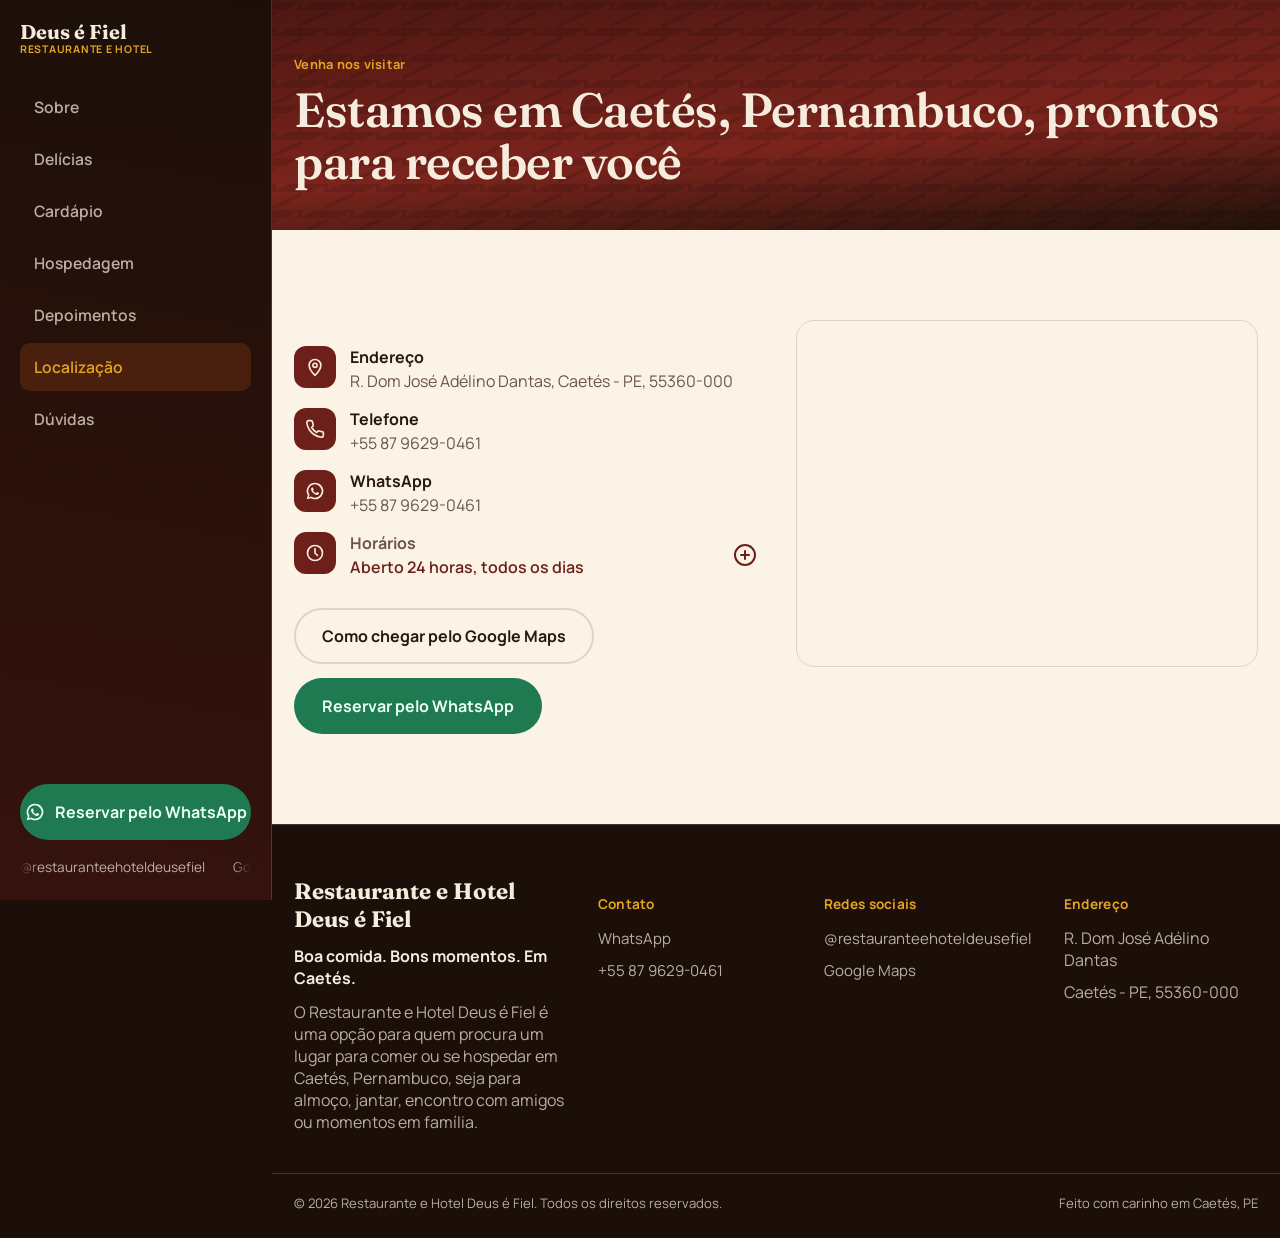
<file: localizacao/index.html>
<!DOCTYPE html>
<!--
==============================================================================
  RESTAURANTE E HOTEL DEUS É FIEL — PÁGINA LOCALIZAÇÃO — URL: /localizacao/
  Site estático: cada página é uma pasta com um index.html. Arquivos compartilhados:
    assets/css/style.css .... todos os estilos ([CSS-01..25])
    assets/js/main.js ....... menu, progresso, animações, abas do cardápio ([JS-01..05])
    assets/img/ ............. fotos, logo, imagem de compartilhamento e favicon
  Estrutura deste arquivo: [HEAD] informações da página (título, descrição, canonical)
    [HTML-01..04] barra de progresso, barra superior, menu lateral (iguais em todas as páginas)
    [PAG-6] conteúdo desta página · [HTML-05..06] rodapé e botão flutuante do WhatsApp
  Padrão: todo bloco novo ganha um comentário dizendo o que é e como editar.
==============================================================================
-->
<html lang="pt-BR" class="no-js-fallback">
<head>
<!-- ===== [HEAD] INFORMAÇÕES DESTA PÁGINA (únicas em cada página: título, descrição e endereço canônico) ===== -->
<!-- Codificação de caracteres (acentos). Não mexer. -->
<meta charset="UTF-8">
<!-- Faz o site se ajustar à tela do celular. -->
<meta name="viewport" content="width=device-width, initial-scale=1, viewport-fit=cover">
<!-- Cor da barra do navegador no celular. -->
<meta name="theme-color" content="#1c0f09">
<!-- Título da aba do navegador e do resultado no Google (exclusivo desta página). -->
<title>Localização e Horários | Restaurante e Hotel Deus é Fiel</title>
<!-- Texto que aparece no Google embaixo do título (exclusivo desta página, ideal até ~160 caracteres). -->
<meta name="description" content="Rua Dom José Adélino Dantas, Caetés - PE, 55360-000. Aberto 24 horas, todos os dias. Veja o mapa, ligue ou chame no WhatsApp.">
<!-- Endereço oficial desta página (absoluto): evita que o Google trate variações da URL como páginas diferentes. -->
<link rel="canonical" href="https://restaurante-deus-fiel.vercel.app/localizacao/">
<!-- Permite que o Google indexe a página e siga os links dela. -->
<meta name="robots" content="index, follow">
<!-- Compartilhamento (WhatsApp, Facebook, X/Twitter...): título, descrição, endereço e imagem desta página. Imagem 1200x630 com a logo. -->
<meta property="og:type" content="website">
<meta property="og:site_name" content="Restaurante e Hotel Deus é Fiel">
<meta property="og:locale" content="pt_BR">
<meta property="og:title" content="Localização e Horários | Restaurante e Hotel Deus é Fiel">
<meta property="og:description" content="Rua Dom José Adélino Dantas, Caetés - PE, 55360-000. Aberto 24 horas, todos os dias. Veja o mapa, ligue ou chame no WhatsApp.">
<meta property="og:url" content="https://restaurante-deus-fiel.vercel.app/localizacao/">
<meta property="og:image" content="https://restaurante-deus-fiel.vercel.app/assets/img/og-restaurante-e-hotel-deus-e-fiel.jpg">
<meta property="og:image:width" content="1200">
<meta property="og:image:height" content="630">
<meta property="og:image:alt" content="Logo do Restaurante e Hotel Deus é Fiel, com um chef segurando uma cloche">
<meta name="twitter:card" content="summary_large_image">
<meta name="twitter:title" content="Localização e Horários | Restaurante e Hotel Deus é Fiel">
<meta name="twitter:description" content="Rua Dom José Adélino Dantas, Caetés - PE, 55360-000. Aberto 24 horas, todos os dias. Veja o mapa, ligue ou chame no WhatsApp.">
<meta name="twitter:image" content="https://restaurante-deus-fiel.vercel.app/assets/img/og-restaurante-e-hotel-deus-e-fiel.jpg">
<!-- Ícone do site (favicon) REDONDO: aba do navegador, Google, Chrome do celular e tela inicial. O "?v=3" força o navegador a baixar o ícone novo (aumente o número ao trocar a imagem).
     favicon.ico, favicon-32/48/192.png e icon-192/512.png = recorte redondo do chef; apple-touch-icon.png (iPhone, o iOS exige quadrado) = logo completa. site.webmanifest guarda os ícones do Android. -->
<link rel="icon" href="/favicon.ico?v=3" sizes="any">
<link rel="icon" type="image/png" sizes="32x32" href="/assets/img/favicon-32.png?v=3">
<link rel="icon" type="image/png" sizes="48x48" href="/assets/img/favicon-48.png?v=3">
<link rel="icon" type="image/png" sizes="192x192" href="/assets/img/favicon-192.png?v=3">
<link rel="apple-touch-icon" sizes="180x180" href="/apple-touch-icon.png?v=3">
<link rel="manifest" href="/site.webmanifest?v=3">
<!-- Avisa ao CSS que o JavaScript está ativo (troca "no-js-fallback" por "js"). Sem JS, o conteúdo aparece normalmente. -->
<script>document.documentElement.className='js';</script>
<!-- Acelera o carregamento das fontes do Google (as duas linhas abaixo). -->
<link rel="preconnect" href="https://fonts.googleapis.com">
<link rel="preconnect" href="https://fonts.gstatic.com" crossorigin>
<!-- Fontes do site: Fraunces (títulos) e Manrope (textos). -->
<link href="https://fonts.googleapis.com/css2?family=Fraunces:ital,opsz,wght@0,9..144,400;0,9..144,500;0,9..144,600;0,9..144,700;1,9..144,500&family=Manrope:wght@400;500;600;700;800&display=swap" rel="stylesheet">
<!-- Estilos compartilhados por todas as páginas ([CSS-01..25]). -->
<link rel="stylesheet" href="../assets/css/style.css">
</head>
<body>

<!-- ===== [HTML-01] BARRA DE PROGRESSO DE ROLAGEM (largura controlada pelo JS, ver [JS-02] em assets/js/main.js) ===== -->
<div class="progress" id="progressBar"></div>

<!-- ===== [HTML-02] BARRA SUPERIOR (só celular/tablet): botão do menu, logo e WhatsApp ===== -->
<header class="topbar">
  <!-- Botão ☰ que abre o menu lateral (ver [JS-01]) -->
  <button class="menu-btn" id="menuBtn" aria-label="Abrir menu" aria-expanded="false" aria-controls="sidebar">
    <svg viewBox="0 0 24 24" fill="none" stroke="currentColor" stroke-width="2" stroke-linecap="round"><path d="M4 7h16M4 12h16M4 17h16"/></svg>
  </button>
  <!-- Logo: leva para a página inicial (/) -->
  <a href="/" class="brand">
    <span class="brand-top">Deus é Fiel</span>
    <span class="brand-bottom">RESTAURANTE E HOTEL</span>
  </a>
  <!-- Botão do WhatsApp (reserva) -->
  <a href="https://wa.me/558796290461?text=Ol%C3%A1%21%20Quero%20fazer%20uma%20reserva." class="icon-btn whats-topbar" aria-label="Reservar pelo WhatsApp">
    <svg viewBox="0 0 24 24" fill="currentColor"><path d="M12 2a10 10 0 0 0-8.6 15.1L2 22l5.1-1.3A10 10 0 1 0 12 2Zm0 18a8 8 0 0 1-4.1-1.1l-.3-.2-3 .8.8-2.9-.2-.3A8 8 0 1 1 12 20Zm4.4-6c-.2-.1-1.4-.7-1.6-.8-.2-.1-.4-.1-.5.1-.2.2-.6.8-.8 1-.1.2-.3.2-.5.1-1.4-.7-2.3-1.2-3.2-2.8-.2-.4.2-.4.6-1.2.1-.1 0-.3 0-.4-.1-.1-.5-1.2-.7-1.7-.2-.4-.4-.4-.5-.4h-.5c-.2 0-.4.1-.6.3-.2.2-.8.8-.8 2s.8 2.3 1 2.5c.1.2 1.6 2.5 4 3.4 1.9.7 2.3.6 2.7.5.4-.1 1.4-.6 1.6-1.1.2-.5.2-1 .1-1.1-.1-.1-.3-.2-.5-.3Z"/></svg>
  </a>
</header>

<!-- ===== [HTML-03] FUNDO ESCURO atrás do menu lateral (celular/tablet) ===== -->
<div class="sidebar-overlay" id="sidebarOverlay"></div>

<!-- ===== [HTML-04] MENU LATERAL: gaveta no celular/tablet, coluna fixa no desktop ===== -->
<aside class="sidebar" id="sidebar">
  <!-- Topo do menu: logo + botão × de fechar -->
  <div class="sidebar-head">
    <a href="/" class="brand">
      <span class="brand-top">Deus é Fiel</span>
      <span class="brand-bottom">RESTAURANTE E HOTEL</span>
    </a>
    <button class="sidebar-close" id="sidebarClose" aria-label="Fechar menu">×</button>
  </div>
  <!-- Links das páginas: cada um leva a uma página de verdade (URL própria). O link da página aberta recebe class="is-active" e aria-current="page".
       Este menu se repete em todos os arquivos .html: ao mudar um link, mude nos 7 arquivos (Ctrl+F no texto do link). -->
  <nav class="sidebar-nav" aria-label="Menu principal">
      <a href="/sobre/">Sobre</a>
      <a href="/delicias/">Delícias</a>
      <a href="/cardapio/">Cardápio</a>
      <a href="/hospedagem/">Hospedagem</a>
      <a href="/depoimentos/">Depoimentos</a>
      <a href="/localizacao/" class="is-active" aria-current="page">Localização</a>
      <a href="/faq/">Dúvidas</a>
  </nav>
  <!-- Botão verde do WhatsApp (reservas) -->
  <a href="https://wa.me/558796290461?text=Ol%C3%A1%21%20Quero%20fazer%20uma%20reserva." class="btn btn--whats btn--full sidebar-cta">
    <svg viewBox="0 0 24 24" fill="currentColor"><path d="M12 2a10 10 0 0 0-8.6 15.1L2 22l5.1-1.3A10 10 0 1 0 12 2Zm0 18a8 8 0 0 1-4.1-1.1l-.3-.2-3 .8.8-2.9-.2-.3A8 8 0 1 1 12 20Zm4.4-6c-.2-.1-1.4-.7-1.6-.8-.2-.1-.4-.1-.5.1-.2.2-.6.8-.8 1-.1.2-.3.2-.5.1-1.4-.7-2.3-1.2-3.2-2.8-.2-.4.2-.4.6-1.2.1-.1 0-.3 0-.4-.1-.1-.5-1.2-.7-1.7-.2-.4-.4-.4-.5-.4h-.5c-.2 0-.4.1-.6.3-.2.2-.8.8-.8 2s.8 2.3 1 2.5c.1.2 1.6 2.5 4 3.4 1.9.7 2.3.6 2.7.5.4-.1 1.4-.6 1.6-1.1.2-.5.2-1 .1-1.1-.1-.1-.3-.2-.5-.3Z"/></svg>
    Reservar pelo WhatsApp
  </a>
  <!-- Instagram e Google Maps numa linha só, em movimento horizontal (letreiro). 
       O 2º grupo é uma cópia do 1º (aria-hidden) para o movimento nunca ter "buraco". Se mudar um link, mude nos dois grupos. -->
  <div class="sidebar-social" aria-label="Redes e localização">
    <div class="marquee-track">
      <span class="marquee-group">
        <a href="https://www.instagram.com/restauranteehoteldeusefiel/" target="_blank" rel="noopener">&#64;restauranteehoteldeusefiel</a>
        <a href="https://www.google.com/maps/search/?api=1&query=Restaurante%20Deus%20%C3%A9%20Fiel%2C%20R.%20Dom%20Jos%C3%A9%20Ad%C3%A9lino%20Dantas%2C%20Caet%C3%A9s%20-%20PE%2C%2055360-000" target="_blank" rel="noopener">Google Maps</a>
      </span>
      <span class="marquee-group" aria-hidden="true">
        <a href="https://www.instagram.com/restauranteehoteldeusefiel/" target="_blank" rel="noopener" tabindex="-1">&#64;restauranteehoteldeusefiel</a>
        <a href="https://www.google.com/maps/search/?api=1&query=Restaurante%20Deus%20%C3%A9%20Fiel%2C%20R.%20Dom%20Jos%C3%A9%20Ad%C3%A9lino%20Dantas%2C%20Caet%C3%A9s%20-%20PE%2C%2055360-000" target="_blank" rel="noopener" tabindex="-1">Google Maps</a>
      </span>
    </div>
  </div>
</aside>

<!-- ==========================================================================
     [PAG-6] PÁGINA LOCALIZAÇÃO — URL: /localizacao/
     ========================================================================== -->
<main class="page" id="view-localizacao">
<!-- [PAG-6.1] CABEÇALHO DA PÁGINA -->
<section class="page-hero">
  <div class="brick-texture"></div>
  <div class="container">
    <span class="eyebrow reveal">Venha nos visitar</span>
    <h1 class="reveal">Estamos em Caetés, Pernambuco, prontos para receber você</h1>
  </div>
</section>

<!-- [PAG-6.2] INFORMAÇÕES + MAPA. À esquerda: endereço, telefone, WhatsApp e horários; à direita: mapa do Google.
     Para mudar o local do mapa, edite o trecho q= no src do <iframe> (use + no lugar de espaço).
     Horários: um <span> por dia da semana; troque o texto se o funcionamento mudar. -->
<section class="section--light section-pad">
  <div class="container loc-grid">
    <div>
      <div class="loc-list reveal">
        <!-- Informação: Endereço -->
        <div class="loc-item">
          <div class="badge"><svg viewBox="0 0 24 24" fill="none" stroke="currentColor" stroke-width="2" stroke-linecap="round" stroke-linejoin="round"><path d="M12 22s7-6.5 7-12a7 7 0 0 0-14 0c0 5.5 7 12 7 12Z"/><circle cx="12" cy="10" r="2.5"/></svg></div>
          <div><strong>Endereço</strong><span>R. Dom José Adélino Dantas, Caetés - PE, 55360-000</span></div>
        </div>
        <!-- Informação: Telefone -->
        <div class="loc-item">
          <div class="badge"><svg viewBox="0 0 24 24" fill="none" stroke="currentColor" stroke-width="2" stroke-linecap="round" stroke-linejoin="round"><path d="M22 16.9v3a2 2 0 0 1-2.2 2 19.8 19.8 0 0 1-8.6-3 19.5 19.5 0 0 1-6-6 19.8 19.8 0 0 1-3-8.7A2 2 0 0 1 4.1 2h3a2 2 0 0 1 2 1.7c.1 1 .4 2.1.7 3.1a2 2 0 0 1-.5 2.1L8 10.2a16 16 0 0 0 6 6l1.3-1.3a2 2 0 0 1 2.1-.5c1 .3 2 .6 3.1.7a2 2 0 0 1 1.7 2Z"/></svg></div>
          <div><strong>Telefone</strong><span><a href="tel:+558796290461">+55 87 9629-0461</a></span></div>
        </div>
        <!-- Informação: WhatsApp -->
        <div class="loc-item">
          <div class="badge"><svg viewBox="0 0 24 24" fill="currentColor"><path d="M12 2a10 10 0 0 0-8.6 15.1L2 22l5.1-1.3A10 10 0 1 0 12 2Zm0 18a8 8 0 0 1-4.1-1.1l-.3-.2-3 .8.8-2.9-.2-.3A8 8 0 1 1 12 20Zm4.4-6c-.2-.1-1.4-.7-1.6-.8-.2-.1-.4-.1-.5.1-.2.2-.6.8-.8 1-.1.2-.3.2-.5.1-1.4-.7-2.3-1.2-3.2-2.8-.2-.4.2-.4.6-1.2.1-.1 0-.3 0-.4-.1-.1-.5-1.2-.7-1.7-.2-.4-.4-.4-.5-.4h-.5c-.2 0-.4.1-.6.3-.2.2-.8.8-.8 2s.8 2.3 1 2.5c.1.2 1.6 2.5 4 3.4 1.9.7 2.3.6 2.7.5.4-.1 1.4-.6 1.6-1.1.2-.5.2-1 .1-1.1-.1-.1-.3-.2-.5-.3Z"/></svg></div>
          <div><strong>WhatsApp</strong><span><a href="https://wa.me/558796290461?text=Ol%C3%A1%21" target="_blank" rel="noopener">+55 87 9629-0461</a></span></div>
        </div>
        <!-- Informação: Horários. Bloco que ABRE E FECHA (<details>): fechado mostra só o resumo; ao clicar, aparece a lista por dia.
             Para mudar o horário de um dia, edite a linha dele (Abre / Fecha). Para começar aberto, escreva <details class="hours" open>. -->
        <div class="loc-item">
          <div class="badge"><svg viewBox="0 0 24 24" fill="none" stroke="currentColor" stroke-width="2" stroke-linecap="round" stroke-linejoin="round"><circle cx="12" cy="12" r="9"/><path d="M12 7v5l3 3"/></svg></div>
          <details class="hours">
            <summary><span class="hours-title"><strong>Horários</strong><span class="hours-now">Aberto 24 horas, todos os dias</span></span><span class="plus" aria-hidden="true"></span></summary>
            <ul class="hours-list">
              <li><span class="day">Segunda-feira</span><span class="time">Abre 00:00 · Fecha 23:59 <em>(24 horas)</em></span></li>
              <li><span class="day">Terça-feira</span><span class="time">Abre 00:00 · Fecha 23:59 <em>(24 horas)</em></span></li>
              <li><span class="day">Quarta-feira</span><span class="time">Abre 00:00 · Fecha 23:59 <em>(24 horas)</em></span></li>
              <li><span class="day">Quinta-feira</span><span class="time">Abre 00:00 · Fecha 23:59 <em>(24 horas)</em></span></li>
              <li><span class="day">Sexta-feira</span><span class="time">Abre 00:00 · Fecha 23:59 <em>(24 horas)</em></span></li>
              <li><span class="day">Sábado</span><span class="time">Abre 00:00 · Fecha 23:59 <em>(24 horas)</em></span></li>
              <li><span class="day">Domingo</span><span class="time">Abre 00:00 · Fecha 23:59 <em>(24 horas)</em></span></li>
            </ul>
          </details>
        </div>
      </div>
      <!-- Botões: abrir no Google Maps e reservar pelo WhatsApp -->
      <div class="btn-row reveal" style="margin-top:30px;">
        <a href="https://www.google.com/maps/search/?api=1&query=Restaurante%20Deus%20%C3%A9%20Fiel%2C%20R.%20Dom%20Jos%C3%A9%20Ad%C3%A9lino%20Dantas%2C%20Caet%C3%A9s%20-%20PE%2C%2055360-000" target="_blank" rel="noopener" class="btn btn--ghost on-light">Como chegar pelo Google Maps</a>
        <a href="https://wa.me/558796290461?text=Ol%C3%A1%21%20Quero%20reservar%20uma%20mesa." class="btn btn--whats">Reservar pelo WhatsApp</a>
      </div>
    </div>
    <!-- Moldura do mapa -->
    <div class="map-frame reveal">
      <iframe title="Mapa do Restaurante e Hotel Deus é Fiel em Caetés, PE" loading="lazy" referrerpolicy="no-referrer-when-downgrade"
        src="https://www.google.com/maps?q=Restaurante+Deus+%C3%A9+Fiel,+R.+Dom+Jos%C3%A9+Ad%C3%A9lino+Dantas,+Caet%C3%A9s+-+PE,+55360-000&output=embed"></iframe>
    </div>
  </div>
</section>

</main>

<!-- ===== [HTML-05] RODAPÉ: aparece em todas as páginas ===== -->
<footer>
  <!-- Parte de cima do rodapé: marca + 3 colunas -->
  <div class="container foot-top">
    <!-- Coluna: marca e texto de apresentação -->
    <div class="foot-brand">
      <span class="brand-top" style="font-size:1.4rem;">Restaurante e Hotel Deus é Fiel</span>
      <p><strong style="color:var(--cream);">Boa comida. Bons momentos. Em Caetés.</strong></p>
      <p>O Restaurante e Hotel Deus é Fiel é uma opção para quem procura um lugar para comer ou se hospedar em Caetés, Pernambuco, seja para almoço, jantar, encontro com amigos ou momentos em família.</p>
    </div>
    <!-- Coluna: Contato -->
    <div class="foot-col">
      <h4>Contato</h4>
      <ul>
        <li><a href="https://wa.me/558796290461?text=Ol%C3%A1%21">WhatsApp</a></li>
        <li><a href="tel:+558796290461" style="color:var(--cream-soft);">+55 87 9629-0461</a></li>
      </ul>
    </div>
    <!-- Coluna: Redes sociais -->
    <div class="foot-col">
      <h4>Redes sociais</h4>
      <ul>
        <li><a href="https://www.instagram.com/restauranteehoteldeusefiel/" target="_blank" rel="noopener">&#64;restauranteehoteldeusefiel</a></li>
        <li><a href="https://www.google.com/maps/search/?api=1&query=Restaurante%20Deus%20%C3%A9%20Fiel%2C%20R.%20Dom%20Jos%C3%A9%20Ad%C3%A9lino%20Dantas%2C%20Caet%C3%A9s%20-%20PE%2C%2055360-000" target="_blank" rel="noopener">Google Maps</a></li>
      </ul>
    </div>
    <!-- Coluna: Endereço -->
    <div class="foot-col">
      <h4>Endereço</h4>
      <ul>
        <li style="color:var(--cream-soft);">R. Dom José Adélino Dantas</li>
        <li style="color:var(--cream-soft);">Caetés - PE, 55360-000</li>
      </ul>
    </div>
  </div>
  <!-- Linha final do rodapé: direitos reservados (troque o ano se precisar) -->
  <div class="container foot-bottom">
    <span>© 2026 Restaurante e Hotel Deus é Fiel. Todos os direitos reservados.</span>
    <span>Feito com carinho em Caetés, PE</span>
  </div>
</footer>

<!-- ===== [HTML-06] BOTÃO FLUTUANTE DO WHATSAPP (só celular/tablet; no desktop o botão fica no menu lateral) ===== -->
<a href="https://wa.me/558796290461?text=Ol%C3%A1%21%20Quero%20fazer%20uma%20reserva." class="whats-float" aria-label="Reservar pelo WhatsApp">
  <svg viewBox="0 0 24 24" fill="currentColor"><path d="M12 2a10 10 0 0 0-8.6 15.1L2 22l5.1-1.3A10 10 0 1 0 12 2Zm0 18a8 8 0 0 1-4.1-1.1l-.3-.2-3 .8.8-2.9-.2-.3A8 8 0 1 1 12 20Zm4.4-6c-.2-.1-1.4-.7-1.6-.8-.2-.1-.4-.1-.5.1-.2.2-.6.8-.8 1-.1.2-.3.2-.5.1-1.4-.7-2.3-1.2-3.2-2.8-.2-.4.2-.4.6-1.2.1-.1 0-.3 0-.4-.1-.1-.5-1.2-.7-1.7-.2-.4-.4-.4-.5-.4h-.5c-.2 0-.4.1-.6.3-.2.2-.8.8-.8 2s.8 2.3 1 2.5c.1.2 1.6 2.5 4 3.4 1.9.7 2.3.6 2.7.5.4-.1 1.4-.6 1.6-1.1.2-.5.2-1 .1-1.1-.1-.1-.3-.2-.5-.3Z"/></svg>
</a>

<!-- ===== Comportamentos do site (menu, progresso, animações, abas): assets/js/main.js ===== -->
<script src="../assets/js/main.js" defer></script>
</body>
</html>
</file>
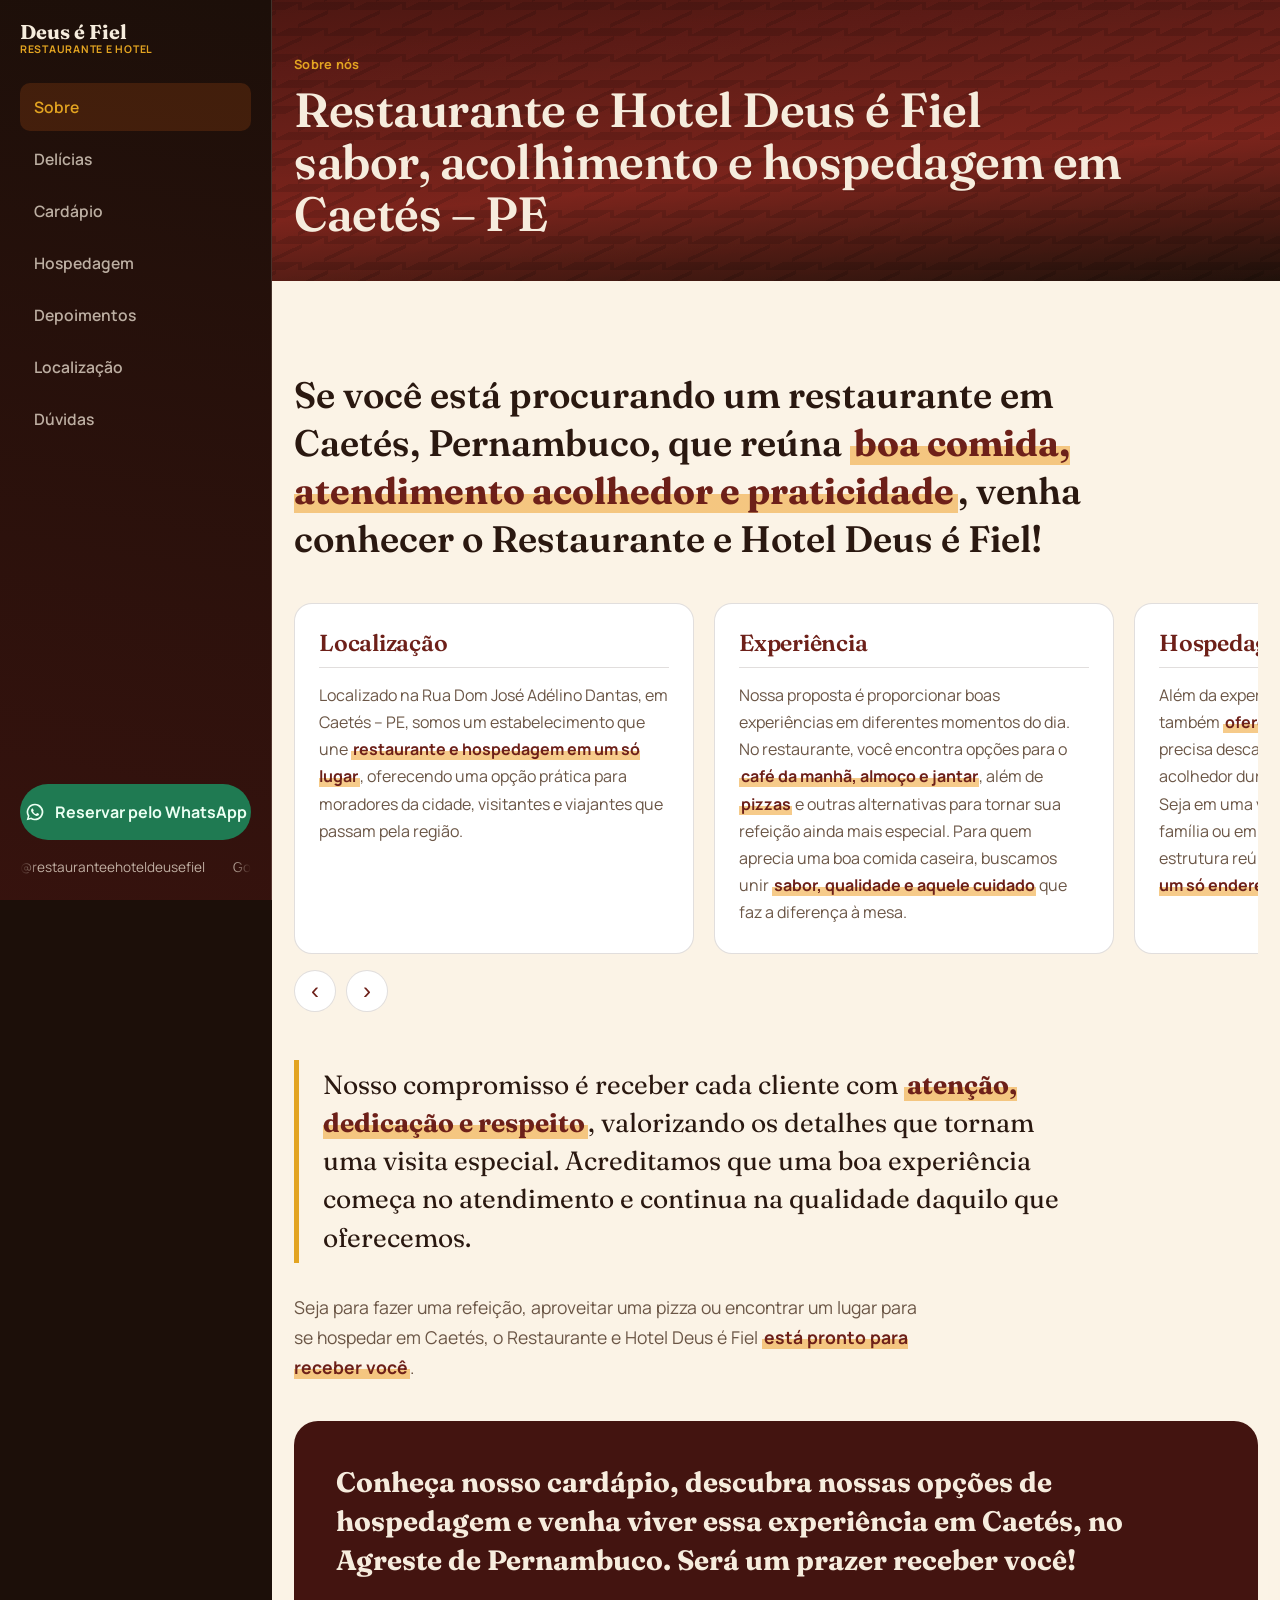
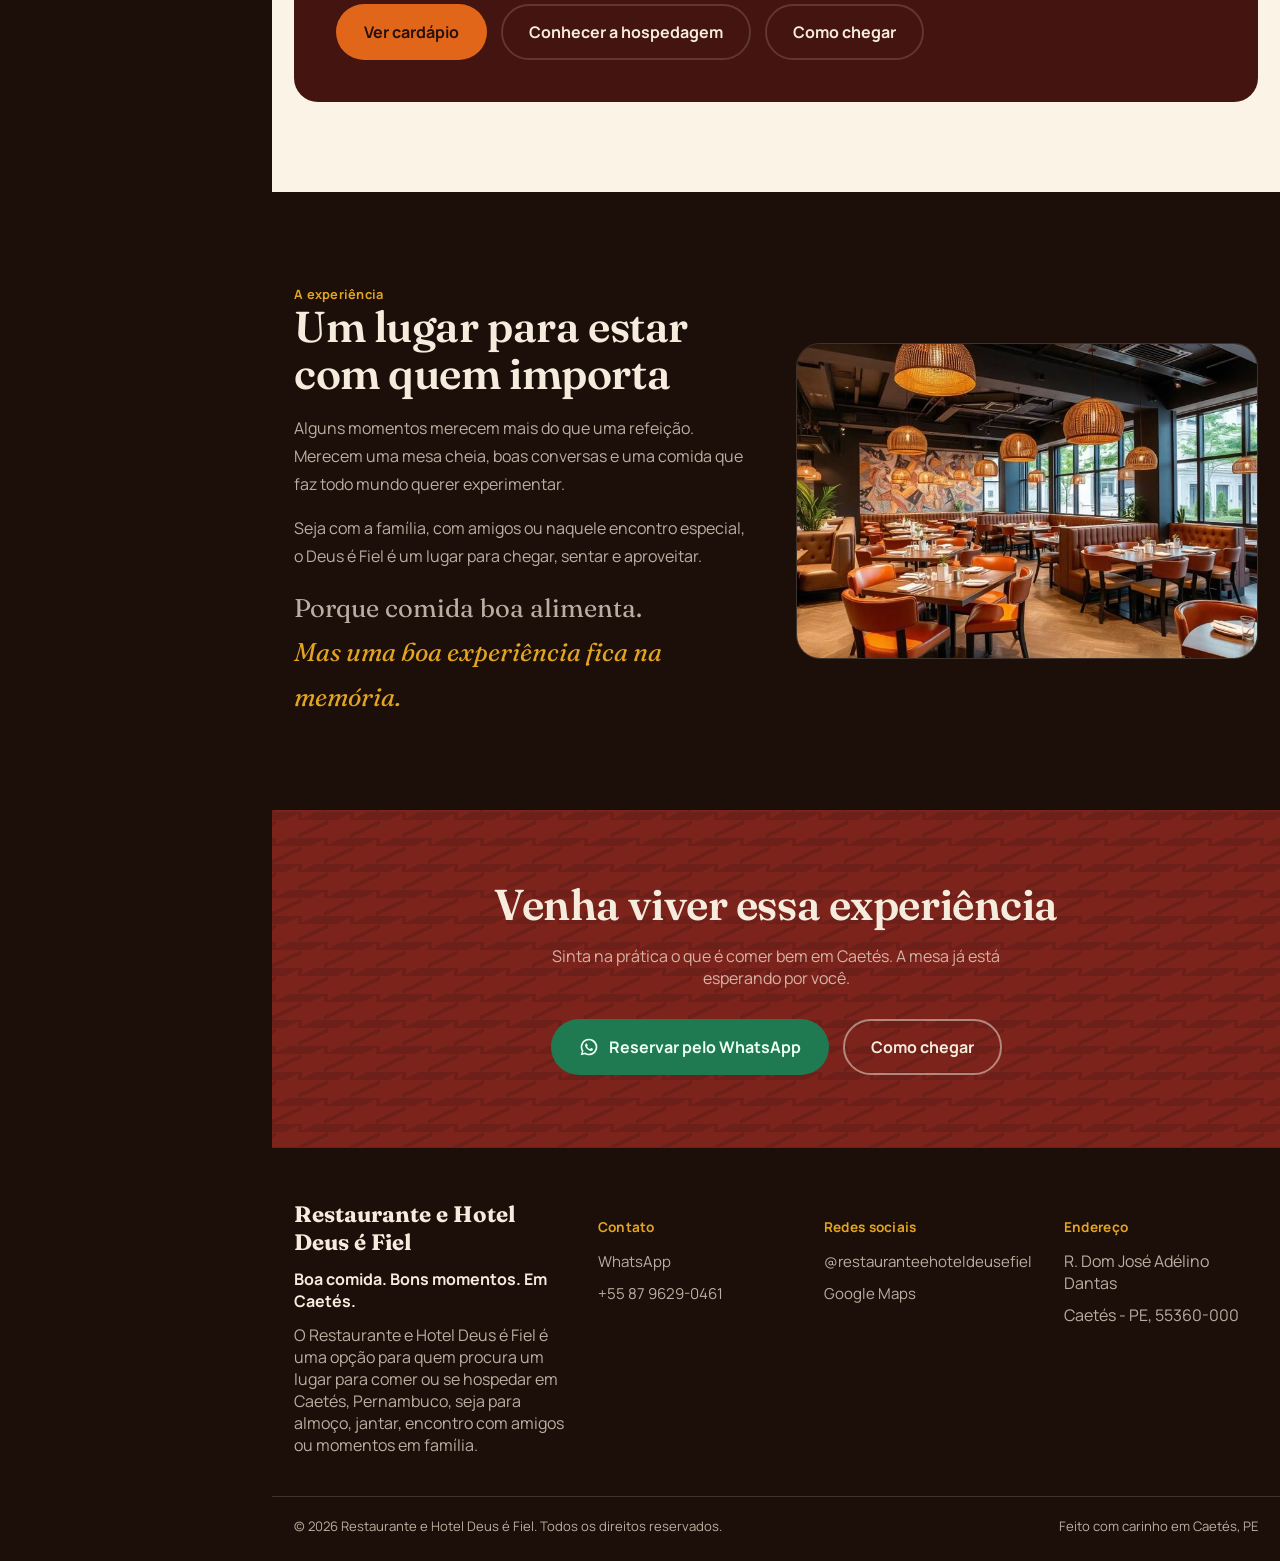
<file: sobre/index.html>
<!DOCTYPE html>
<!--
==============================================================================
  RESTAURANTE E HOTEL DEUS É FIEL — PÁGINA SOBRE — URL: /sobre/
  Site estático: cada página é uma pasta com um index.html. Arquivos compartilhados:
    assets/css/style.css .... todos os estilos ([CSS-01..25])
    assets/js/main.js ....... menu, progresso, animações, abas do cardápio ([JS-01..05])
    assets/img/ ............. fotos, logo, imagem de compartilhamento e favicon
  Estrutura deste arquivo: [HEAD] informações da página (título, descrição, canonical)
    [HTML-01..04] barra de progresso, barra superior, menu lateral (iguais em todas as páginas)
    [PAG-2] conteúdo desta página · [HTML-05..06] rodapé e botão flutuante do WhatsApp
  Padrão: todo bloco novo ganha um comentário dizendo o que é e como editar.
==============================================================================
-->
<html lang="pt-BR" class="no-js-fallback">
<head>
<!-- ===== [HEAD] INFORMAÇÕES DESTA PÁGINA (únicas em cada página: título, descrição e endereço canônico) ===== -->
<!-- Codificação de caracteres (acentos). Não mexer. -->
<meta charset="UTF-8">
<!-- Faz o site se ajustar à tela do celular. -->
<meta name="viewport" content="width=device-width, initial-scale=1, viewport-fit=cover">
<!-- Cor da barra do navegador no celular. -->
<meta name="theme-color" content="#1c0f09">
<!-- Título da aba do navegador e do resultado no Google (exclusivo desta página). -->
<title>Sobre o Restaurante e Hotel Deus é Fiel | Caetés - PE</title>
<!-- Texto que aparece no Google embaixo do título (exclusivo desta página, ideal até ~160 caracteres). -->
<meta name="description" content="Conheça o Restaurante e Hotel Deus é Fiel, em Caetés - PE: restaurante e hospedagem no mesmo lugar, no Agreste de Pernambuco.">
<!-- Endereço oficial desta página (absoluto): evita que o Google trate variações da URL como páginas diferentes. -->
<link rel="canonical" href="https://restaurante-deus-fiel.vercel.app/sobre/">
<!-- Permite que o Google indexe a página e siga os links dela. -->
<meta name="robots" content="index, follow">
<!-- Compartilhamento (WhatsApp, Facebook, X/Twitter...): título, descrição, endereço e imagem desta página. Imagem 1200x630 com a logo. -->
<meta property="og:type" content="website">
<meta property="og:site_name" content="Restaurante e Hotel Deus é Fiel">
<meta property="og:locale" content="pt_BR">
<meta property="og:title" content="Sobre o Restaurante e Hotel Deus é Fiel | Caetés - PE">
<meta property="og:description" content="Conheça o Restaurante e Hotel Deus é Fiel, em Caetés - PE: restaurante e hospedagem no mesmo lugar, no Agreste de Pernambuco.">
<meta property="og:url" content="https://restaurante-deus-fiel.vercel.app/sobre/">
<meta property="og:image" content="https://restaurante-deus-fiel.vercel.app/assets/img/og-restaurante-e-hotel-deus-e-fiel.jpg">
<meta property="og:image:width" content="1200">
<meta property="og:image:height" content="630">
<meta property="og:image:alt" content="Logo do Restaurante e Hotel Deus é Fiel, com um chef segurando uma cloche">
<meta name="twitter:card" content="summary_large_image">
<meta name="twitter:title" content="Sobre o Restaurante e Hotel Deus é Fiel | Caetés - PE">
<meta name="twitter:description" content="Conheça o Restaurante e Hotel Deus é Fiel, em Caetés - PE: restaurante e hospedagem no mesmo lugar, no Agreste de Pernambuco.">
<meta name="twitter:image" content="https://restaurante-deus-fiel.vercel.app/assets/img/og-restaurante-e-hotel-deus-e-fiel.jpg">
<!-- Ícone do site (favicon) REDONDO: aba do navegador, Google, Chrome do celular e tela inicial. O "?v=3" força o navegador a baixar o ícone novo (aumente o número ao trocar a imagem).
     favicon.ico, favicon-32/48/192.png e icon-192/512.png = recorte redondo do chef; apple-touch-icon.png (iPhone, o iOS exige quadrado) = logo completa. site.webmanifest guarda os ícones do Android. -->
<link rel="icon" href="/favicon.ico?v=3" sizes="any">
<link rel="icon" type="image/png" sizes="32x32" href="/assets/img/favicon-32.png?v=3">
<link rel="icon" type="image/png" sizes="48x48" href="/assets/img/favicon-48.png?v=3">
<link rel="icon" type="image/png" sizes="192x192" href="/assets/img/favicon-192.png?v=3">
<link rel="apple-touch-icon" sizes="180x180" href="/apple-touch-icon.png?v=3">
<link rel="manifest" href="/site.webmanifest?v=3">
<!-- Avisa ao CSS que o JavaScript está ativo (troca "no-js-fallback" por "js"). Sem JS, o conteúdo aparece normalmente. -->
<script>document.documentElement.className='js';</script>
<!-- Acelera o carregamento das fontes do Google (as duas linhas abaixo). -->
<link rel="preconnect" href="https://fonts.googleapis.com">
<link rel="preconnect" href="https://fonts.gstatic.com" crossorigin>
<!-- Fontes do site: Fraunces (títulos) e Manrope (textos). -->
<link href="https://fonts.googleapis.com/css2?family=Fraunces:ital,opsz,wght@0,9..144,400;0,9..144,500;0,9..144,600;0,9..144,700;1,9..144,500&family=Manrope:wght@400;500;600;700;800&display=swap" rel="stylesheet">
<!-- Estilos compartilhados por todas as páginas ([CSS-01..25]). -->
<link rel="stylesheet" href="../assets/css/style.css">
</head>
<body>

<!-- ===== [HTML-01] BARRA DE PROGRESSO DE ROLAGEM (largura controlada pelo JS, ver [JS-02] em assets/js/main.js) ===== -->
<div class="progress" id="progressBar"></div>

<!-- ===== [HTML-02] BARRA SUPERIOR (só celular/tablet): botão do menu, logo e WhatsApp ===== -->
<header class="topbar">
  <!-- Botão ☰ que abre o menu lateral (ver [JS-01]) -->
  <button class="menu-btn" id="menuBtn" aria-label="Abrir menu" aria-expanded="false" aria-controls="sidebar">
    <svg viewBox="0 0 24 24" fill="none" stroke="currentColor" stroke-width="2" stroke-linecap="round"><path d="M4 7h16M4 12h16M4 17h16"/></svg>
  </button>
  <!-- Logo: leva para a página inicial (/) -->
  <a href="/" class="brand">
    <span class="brand-top">Deus é Fiel</span>
    <span class="brand-bottom">RESTAURANTE E HOTEL</span>
  </a>
  <!-- Botão do WhatsApp (reserva) -->
  <a href="https://wa.me/558796290461?text=Ol%C3%A1%21%20Quero%20fazer%20uma%20reserva." class="icon-btn whats-topbar" aria-label="Reservar pelo WhatsApp">
    <svg viewBox="0 0 24 24" fill="currentColor"><path d="M12 2a10 10 0 0 0-8.6 15.1L2 22l5.1-1.3A10 10 0 1 0 12 2Zm0 18a8 8 0 0 1-4.1-1.1l-.3-.2-3 .8.8-2.9-.2-.3A8 8 0 1 1 12 20Zm4.4-6c-.2-.1-1.4-.7-1.6-.8-.2-.1-.4-.1-.5.1-.2.2-.6.8-.8 1-.1.2-.3.2-.5.1-1.4-.7-2.3-1.2-3.2-2.8-.2-.4.2-.4.6-1.2.1-.1 0-.3 0-.4-.1-.1-.5-1.2-.7-1.7-.2-.4-.4-.4-.5-.4h-.5c-.2 0-.4.1-.6.3-.2.2-.8.8-.8 2s.8 2.3 1 2.5c.1.2 1.6 2.5 4 3.4 1.9.7 2.3.6 2.7.5.4-.1 1.4-.6 1.6-1.1.2-.5.2-1 .1-1.1-.1-.1-.3-.2-.5-.3Z"/></svg>
  </a>
</header>

<!-- ===== [HTML-03] FUNDO ESCURO atrás do menu lateral (celular/tablet) ===== -->
<div class="sidebar-overlay" id="sidebarOverlay"></div>

<!-- ===== [HTML-04] MENU LATERAL: gaveta no celular/tablet, coluna fixa no desktop ===== -->
<aside class="sidebar" id="sidebar">
  <!-- Topo do menu: logo + botão × de fechar -->
  <div class="sidebar-head">
    <a href="/" class="brand">
      <span class="brand-top">Deus é Fiel</span>
      <span class="brand-bottom">RESTAURANTE E HOTEL</span>
    </a>
    <button class="sidebar-close" id="sidebarClose" aria-label="Fechar menu">×</button>
  </div>
  <!-- Links das páginas: cada um leva a uma página de verdade (URL própria). O link da página aberta recebe class="is-active" e aria-current="page".
       Este menu se repete em todos os arquivos .html: ao mudar um link, mude nos 7 arquivos (Ctrl+F no texto do link). -->
  <nav class="sidebar-nav" aria-label="Menu principal">
      <a href="/sobre/" class="is-active" aria-current="page">Sobre</a>
      <a href="/delicias/">Delícias</a>
      <a href="/cardapio/">Cardápio</a>
      <a href="/hospedagem/">Hospedagem</a>
      <a href="/depoimentos/">Depoimentos</a>
      <a href="/localizacao/">Localização</a>
      <a href="/faq/">Dúvidas</a>
  </nav>
  <!-- Botão verde do WhatsApp (reservas) -->
  <a href="https://wa.me/558796290461?text=Ol%C3%A1%21%20Quero%20fazer%20uma%20reserva." class="btn btn--whats btn--full sidebar-cta">
    <svg viewBox="0 0 24 24" fill="currentColor"><path d="M12 2a10 10 0 0 0-8.6 15.1L2 22l5.1-1.3A10 10 0 1 0 12 2Zm0 18a8 8 0 0 1-4.1-1.1l-.3-.2-3 .8.8-2.9-.2-.3A8 8 0 1 1 12 20Zm4.4-6c-.2-.1-1.4-.7-1.6-.8-.2-.1-.4-.1-.5.1-.2.2-.6.8-.8 1-.1.2-.3.2-.5.1-1.4-.7-2.3-1.2-3.2-2.8-.2-.4.2-.4.6-1.2.1-.1 0-.3 0-.4-.1-.1-.5-1.2-.7-1.7-.2-.4-.4-.4-.5-.4h-.5c-.2 0-.4.1-.6.3-.2.2-.8.8-.8 2s.8 2.3 1 2.5c.1.2 1.6 2.5 4 3.4 1.9.7 2.3.6 2.7.5.4-.1 1.4-.6 1.6-1.1.2-.5.2-1 .1-1.1-.1-.1-.3-.2-.5-.3Z"/></svg>
    Reservar pelo WhatsApp
  </a>
  <!-- Instagram e Google Maps numa linha só, em movimento horizontal (letreiro). 
       O 2º grupo é uma cópia do 1º (aria-hidden) para o movimento nunca ter "buraco". Se mudar um link, mude nos dois grupos. -->
  <div class="sidebar-social" aria-label="Redes e localização">
    <div class="marquee-track">
      <span class="marquee-group">
        <a href="https://www.instagram.com/restauranteehoteldeusefiel/" target="_blank" rel="noopener">&#64;restauranteehoteldeusefiel</a>
        <a href="https://www.google.com/maps/search/?api=1&query=Restaurante%20Deus%20%C3%A9%20Fiel%2C%20R.%20Dom%20Jos%C3%A9%20Ad%C3%A9lino%20Dantas%2C%20Caet%C3%A9s%20-%20PE%2C%2055360-000" target="_blank" rel="noopener">Google Maps</a>
      </span>
      <span class="marquee-group" aria-hidden="true">
        <a href="https://www.instagram.com/restauranteehoteldeusefiel/" target="_blank" rel="noopener" tabindex="-1">&#64;restauranteehoteldeusefiel</a>
        <a href="https://www.google.com/maps/search/?api=1&query=Restaurante%20Deus%20%C3%A9%20Fiel%2C%20R.%20Dom%20Jos%C3%A9%20Ad%C3%A9lino%20Dantas%2C%20Caet%C3%A9s%20-%20PE%2C%2055360-000" target="_blank" rel="noopener" tabindex="-1">Google Maps</a>
      </span>
    </div>
  </div>
</aside>

<!-- ==========================================================================
     [PAG-2] PÁGINA SOBRE — URL: /sobre/
     ========================================================================== -->
<main class="page" id="view-sobre">
<!-- [PAG-2.1] CABEÇALHO DA PÁGINA: o título (h1) é o do TEXTO INSTITUCIONAL APROVADO, sem os dois pontos (retirados a pedido do dono). O <span class="h1-sub"> só quebra a linha visualmente. NÃO ALTERAR NENHUMA PALAVRA. -->
<section class="page-hero">
  <div class="brick-texture"></div>
  <div class="container">
    <span class="eyebrow reveal">Sobre nós</span>
    <h1 class="reveal">Restaurante e Hotel Deus é Fiel <span class="h1-sub">sabor, acolhimento e hospedagem em Caetés – PE</span></h1>
  </div>
</section>

<!-- [PAG-2.2] TEXTO INSTITUCIONAL APROVADO (fundo claro). TEXTO PROTEGIDO: NÃO REESCREVER, RESUMIR, CORRIGIR NEM TROCAR PALAVRAS.
     Só a apresentação muda: o texto fica idêntico; os trechos em <mark> são apenas destaque visual (para mudar o destaque, mova o <mark> sem alterar nenhuma palavra).
     Ordem dos parágrafos (não mude): 1 abertura grande · 2, 3 e 4 em cartões · 5 citação · 6 fecho · chamada final em negrito no painel vermelho. -->
<section class="section--light section-pad sobre-story" id="sobre-texto">
  <div class="container">
    <!-- Parágrafo 1: abertura em tamanho grande -->
    <p class="sobre-lead reveal">Se você está procurando um restaurante em Caetés, Pernambuco, que reúna <mark>boa comida, atendimento acolhedor e praticidade</mark>, venha conhecer o Restaurante e Hotel Deus é Fiel!</p>
    <!-- Parágrafos 2, 3 e 4: um cartão para cada, com um título (Localização, Experiência, Hospedagem). Os cartões passam na horizontal, um por um ([JS-06] em main.js); também dá para arrastar com o dedo. -->
    <div class="sobre-trio reveal" data-slider tabindex="0" role="region" aria-label="Sobre o restaurante e hotel">
      <div class="sobre-block"><h2 class="sobre-label">Localização</h2><p>Localizado na Rua Dom José Adélino Dantas, em Caetés – PE, somos um estabelecimento que une <mark>restaurante e hospedagem em um só lugar</mark>, oferecendo uma opção prática para moradores da cidade, visitantes e viajantes que passam pela região.</p></div>
      <div class="sobre-block"><h2 class="sobre-label">Experiência</h2><p>Nossa proposta é proporcionar boas experiências em diferentes momentos do dia. No restaurante, você encontra opções para o <mark>café da manhã, almoço e jantar</mark>, além de <mark>pizzas</mark> e outras alternativas para tornar sua refeição ainda mais especial. Para quem aprecia uma boa comida caseira, buscamos unir <mark>sabor, qualidade e aquele cuidado</mark> que faz a diferença à mesa.</p></div>
      <div class="sobre-block"><h2 class="sobre-label">Hospedagem</h2><p>Além da experiência gastronômica, o Deus é Fiel também <mark>oferece hospedagem</mark> para quem precisa descansar e encontrar um lugar acolhedor durante sua passagem por Caetés. Seja em uma viagem a trabalho, em uma visita à família ou em um passeio pela região, nossa estrutura reúne <mark>praticidade e comodidade em um só endereço</mark>.</p></div>
    </div>
    <!-- Parágrafo 5: em destaque, como citação -->
    <p class="sobre-quote reveal">Nosso compromisso é receber cada cliente com <mark>atenção, dedicação e respeito</mark>, valorizando os detalhes que tornam uma visita especial. Acreditamos que uma boa experiência começa no atendimento e continua na qualidade daquilo que oferecemos.</p>
    <!-- Parágrafo 6 -->
    <p class="sobre-close reveal">Seja para fazer uma refeição, aproveitar uma pizza ou encontrar um lugar para se hospedar em Caetés, o Restaurante e Hotel Deus é Fiel <mark>está pronto para receber você</mark>.</p>
    <!-- Chamada final em negrito, em painel de destaque, com os links para as outras páginas (fora do texto aprovado) -->
    <div class="sobre-final reveal">
      <p><strong>Conheça nosso cardápio, descubra nossas opções de hospedagem e venha viver essa experiência em Caetés, no Agreste de Pernambuco. Será um prazer receber você!</strong></p>
      <div class="btn-row">
        <a href="/cardapio/" class="btn btn--primary">Ver cardápio</a>
        <a href="/hospedagem/" class="btn btn--ghost">Conhecer a hospedagem</a>
        <a href="/localizacao/" class="btn btn--ghost">Como chegar</a>
      </div>
    </div>
  </div>
</section>

<!-- [PAG-2.3] "A EXPERIÊNCIA": texto à esquerda e foto do salão à direita (a foto está no bloco [IMG-02]).
     A frase final fica nos dois <span> de moments-punch. -->
<section class="section--dark section-pad" id="momentos">
  <div class="container moments">
    <div class="moments-text">
      <span class="eyebrow reveal">A experiência</span>
      <h2 class="reveal">Um lugar para estar com quem importa</h2>
      <p class="reveal">Alguns momentos merecem mais do que uma refeição. Merecem uma mesa cheia, boas conversas e uma comida que faz todo mundo querer experimentar.</p>
      <p class="reveal">Seja com a família, com amigos ou naquele encontro especial, o Deus é Fiel é um lugar para chegar, sentar e aproveitar.</p>
      <p class="moments-punch reveal">
        <span>Porque comida boa alimenta.</span>
        <span class="s2">Mas uma boa experiência fica na memória.</span>
      </p>
    </div>
    <!-- Foto do salão (arquivo em assets/img/). O texto alternativo (alt) descreve a imagem; mantenha-o natural ao trocar a foto. -->
    <div class="moments-visual reveal"><img src="../assets/img/salao-restaurante-deus-e-fiel-caetes-pe.jpg" alt="Salão do restaurante com mesas, cadeiras laranja e luminárias de palha" width="736" height="504" loading="lazy" decoding="async"></div>
  </div>
</section>

<!-- [PAG-2.4] FAIXA DE CHAMADA (CTA) -->
<section class="cta-band">
  <div class="brick-texture"></div>
  <div class="container" style="position:relative;">
    <h2 class="reveal">Venha viver essa experiência</h2>
    <p class="reveal">Sinta na prática o que é comer bem em Caetés. A mesa já está esperando por você.</p>
    <div class="btn-row reveal">
      <a href="https://wa.me/558796290461?text=Ol%C3%A1%21%20Quero%20conhecer%20o%20Deus%20%C3%A9%20Fiel." class="btn btn--whats"><svg viewBox="0 0 24 24" fill="currentColor"><path d="M12 2a10 10 0 0 0-8.6 15.1L2 22l5.1-1.3A10 10 0 1 0 12 2Zm0 18a8 8 0 0 1-4.1-1.1l-.3-.2-3 .8.8-2.9-.2-.3A8 8 0 1 1 12 20Zm4.4-6c-.2-.1-1.4-.7-1.6-.8-.2-.1-.4-.1-.5.1-.2.2-.6.8-.8 1-.1.2-.3.2-.5.1-1.4-.7-2.3-1.2-3.2-2.8-.2-.4.2-.4.6-1.2.1-.1 0-.3 0-.4-.1-.1-.5-1.2-.7-1.7-.2-.4-.4-.4-.5-.4h-.5c-.2 0-.4.1-.6.3-.2.2-.8.8-.8 2s.8 2.3 1 2.5c.1.2 1.6 2.5 4 3.4 1.9.7 2.3.6 2.7.5.4-.1 1.4-.6 1.6-1.1.2-.5.2-1 .1-1.1-.1-.1-.3-.2-.5-.3Z"/></svg> Reservar pelo WhatsApp</a>
      <a href="/localizacao/" class="btn btn--ghost" style="border-color:rgba(246,236,221,.5);">Como chegar</a>
    </div>
  </div>
</section>

</main>

<!-- ===== [HTML-05] RODAPÉ: aparece em todas as páginas ===== -->
<footer>
  <!-- Parte de cima do rodapé: marca + 3 colunas -->
  <div class="container foot-top">
    <!-- Coluna: marca e texto de apresentação -->
    <div class="foot-brand">
      <span class="brand-top" style="font-size:1.4rem;">Restaurante e Hotel Deus é Fiel</span>
      <p><strong style="color:var(--cream);">Boa comida. Bons momentos. Em Caetés.</strong></p>
      <p>O Restaurante e Hotel Deus é Fiel é uma opção para quem procura um lugar para comer ou se hospedar em Caetés, Pernambuco, seja para almoço, jantar, encontro com amigos ou momentos em família.</p>
    </div>
    <!-- Coluna: Contato -->
    <div class="foot-col">
      <h4>Contato</h4>
      <ul>
        <li><a href="https://wa.me/558796290461?text=Ol%C3%A1%21">WhatsApp</a></li>
        <li><a href="tel:+558796290461" style="color:var(--cream-soft);">+55 87 9629-0461</a></li>
      </ul>
    </div>
    <!-- Coluna: Redes sociais -->
    <div class="foot-col">
      <h4>Redes sociais</h4>
      <ul>
        <li><a href="https://www.instagram.com/restauranteehoteldeusefiel/" target="_blank" rel="noopener">&#64;restauranteehoteldeusefiel</a></li>
        <li><a href="https://www.google.com/maps/search/?api=1&query=Restaurante%20Deus%20%C3%A9%20Fiel%2C%20R.%20Dom%20Jos%C3%A9%20Ad%C3%A9lino%20Dantas%2C%20Caet%C3%A9s%20-%20PE%2C%2055360-000" target="_blank" rel="noopener">Google Maps</a></li>
      </ul>
    </div>
    <!-- Coluna: Endereço -->
    <div class="foot-col">
      <h4>Endereço</h4>
      <ul>
        <li style="color:var(--cream-soft);">R. Dom José Adélino Dantas</li>
        <li style="color:var(--cream-soft);">Caetés - PE, 55360-000</li>
      </ul>
    </div>
  </div>
  <!-- Linha final do rodapé: direitos reservados (troque o ano se precisar) -->
  <div class="container foot-bottom">
    <span>© 2026 Restaurante e Hotel Deus é Fiel. Todos os direitos reservados.</span>
    <span>Feito com carinho em Caetés, PE</span>
  </div>
</footer>

<!-- ===== [HTML-06] BOTÃO FLUTUANTE DO WHATSAPP (só celular/tablet; no desktop o botão fica no menu lateral) ===== -->
<a href="https://wa.me/558796290461?text=Ol%C3%A1%21%20Quero%20fazer%20uma%20reserva." class="whats-float" aria-label="Reservar pelo WhatsApp">
  <svg viewBox="0 0 24 24" fill="currentColor"><path d="M12 2a10 10 0 0 0-8.6 15.1L2 22l5.1-1.3A10 10 0 1 0 12 2Zm0 18a8 8 0 0 1-4.1-1.1l-.3-.2-3 .8.8-2.9-.2-.3A8 8 0 1 1 12 20Zm4.4-6c-.2-.1-1.4-.7-1.6-.8-.2-.1-.4-.1-.5.1-.2.2-.6.8-.8 1-.1.2-.3.2-.5.1-1.4-.7-2.3-1.2-3.2-2.8-.2-.4.2-.4.6-1.2.1-.1 0-.3 0-.4-.1-.1-.5-1.2-.7-1.7-.2-.4-.4-.4-.5-.4h-.5c-.2 0-.4.1-.6.3-.2.2-.8.8-.8 2s.8 2.3 1 2.5c.1.2 1.6 2.5 4 3.4 1.9.7 2.3.6 2.7.5.4-.1 1.4-.6 1.6-1.1.2-.5.2-1 .1-1.1-.1-.1-.3-.2-.5-.3Z"/></svg>
</a>

<!-- ===== Comportamentos do site (menu, progresso, animações, abas): assets/js/main.js ===== -->
<script src="../assets/js/main.js" defer></script>
</body>
</html>
</file>
<file: assets/css/style.css>
/* ==============================================================================
   RESTAURANTE DEUS É FIEL — ESTILOS DO SITE (assets/css/style.css)
   Este arquivo é compartilhado por TODAS as páginas (/, /sobre/, /delicias/, ...).
   Use Ctrl+F e o código entre colchetes para achar cada bloco:
     [CSS-01..23] Visual do site (cores, tipografia, menu, banner, cardápio, rodapé...)
     [CSS-24]     Regras para quando o JavaScript está desligado
     [CSS-25]     Fotos (arquivos em assets/img/)
   Padrão: todo bloco novo ganha um cabeçalho [CSS-NN] e cada regra um comentário.
   ============================================================================== */
/* ==========================================================================
   [CSS-01] CORES, FONTES E MEDIDAS
   Para mudar o visual do site inteiro, mude os valores aqui.
   ========================================================================== */
:root{
  /* --- cores --- */
  --charcoal: #1c0f09;  /* marrom quase preto (fundo escuro principal) */
  --charcoal-2: #2a1710;  /* marrom escuro, um tom acima (cartões em fundo escuro) */
  --brick: #6d2019;  /* vermelho-tijolo (títulos em fundo claro, cabeçalhos) */
  --brick-deep: #431410;  /* tijolo bem escuro (usado em degradês) */
  --ember: #e2661a;  /* laranja brasa (botões e destaques) */
  --ember-2: #f0863f;  /* laranja mais claro (início do degradê dos botões) */
  --gold: #e3a421;  /* dourado (mini-títulos, preços e detalhes) */
  --paper: #fbf3e6;  /* creme claro (fundo das seções claras) */
  --paper-2: #f4e7d3;  /* creme um pouco mais escuro */
  --ink: #2a1810;  /* texto escuro sobre fundo claro */
  --ink-soft: #6b5646;  /* texto escuro suavizado (parágrafos em fundo claro) */
  --cream: #f6ecdd;  /* texto claro sobre fundo escuro */
  --cream-soft: rgba(246,236,221,.72);  /* texto claro suavizado */
  --line-dark: rgba(246,236,221,.16);  /* linhas finas em fundo escuro */
  --line-light: rgba(42,24,16,.14);  /* linhas finas em fundo claro */
  --shadow: 0 20px 40px -20px rgba(20,8,4,.55);  /* sombra dos cartões ao passar o mouse */

  --font-display: "Fraunces", Georgia, serif;  /* fonte dos títulos */
  --font-body: "Manrope", -apple-system, BlinkMacSystemFont, "Segoe UI", sans-serif;  /* fonte dos textos */

  --container: 1120px;  /* largura máxima do conteúdo */
  --radius: 18px;  /* arredondamento padrão dos cartões */
  --sidebar-w: 272px;  /* largura do menu lateral (desktop) */
  --topbar-h: 64px;  /* altura da barra superior (celular/tablet) */
}

/* ==========================================================================
   [CSS-02] BASE
   Padrões gerais da página (reset).
   ========================================================================== */
/* Largura e altura passam a incluir borda e espaçamento (evita itens estourando a tela) */
*,*::before,*::after{ box-sizing:border-box; }
/* Rolagem suave ao ir para uma âncora */
html{ scroll-behavior:smooth; }
/* Fundo, cor do texto e fonte padrão do site inteiro; corta rolagem lateral indesejada */
body{
  margin:0;
  font-family:var(--font-body);
  color:var(--cream);
  background:var(--charcoal);
  -webkit-font-smoothing:antialiased;
  overflow-x:hidden;
}
/* Trava a rolagem da página enquanto o menu lateral está aberto (celular) */
body.no-scroll{ overflow:hidden; }
/* Imagens e ícones nunca passam da largura da tela */
img,svg{ display:block; max-width:100%; }
/* Links herdam a cor do texto e não têm sublinhado */
a{ color:inherit; text-decoration:none; }
/* Listas sem marcadores e sem recuo */
ul{ margin:0; padding:0; list-style:none; }
/* Títulos: fonte dos títulos, sem margem extra */
h1,h2,h3{ font-family:var(--font-display); margin:0; font-weight:600; line-height:1.08; letter-spacing:-.01em; }
/* Parágrafos sem margem (o espaçamento é dado em cada bloco) */
p{ margin:0; }
/* Caixa central que limita a largura do conteúdo, com respiro nas laterais */
.container{ max-width:var(--container); margin-inline:auto; padding-inline:22px; }
/* Acessibilidade: quem desativa animações no aparelho não vê movimentos */
@media (prefers-reduced-motion: reduce){
  *{ animation-duration:0.001ms !important; animation-iteration-count:1 !important; transition-duration:0.001ms !important; scroll-behavior:auto !important; }
}

/* ==========================================================================
   [CSS-03] TIPOGRAFIA
   Tamanhos dos títulos e textos de destaque.
   ========================================================================== */
/* Tamanho do título principal (se adapta à tela) */
h1{ font-size:clamp(2.3rem, 5.6vw, 4.1rem); }
/* Tamanho dos títulos de seção */
h2{ font-size:clamp(1.8rem, 4vw, 2.7rem); }
/* Tamanho dos títulos menores */
h3{ font-size:clamp(1.15rem, 2vw, 1.4rem); }
/* Parágrafo de destaque, um pouco maior */
.lead{ font-size:clamp(1.05rem, 2vw, 1.25rem); line-height:1.55; }
/* Mini-título dourado acima dos títulos (ex.: "Sobre nós") */
.eyebrow{
  font-family:var(--font-body); font-weight:700; font-size:.8rem;
  color:var(--gold); letter-spacing:.02em; display:inline-block;
}

/* ==========================================================================
   [CSS-04] BOTÕES
   Laranja = principal, contorno = secundário, verde = WhatsApp.
   ========================================================================== */
/* Botão base: formato de pílula, espaçamento e animação */
.btn{
  display:inline-flex; align-items:center; justify-content:center; gap:10px;
  padding:15px 26px; border-radius:999px; font-weight:700; font-size:1rem;
  font-family:var(--font-body); border:2px solid transparent; cursor:pointer;
  transition:transform .25s ease, box-shadow .25s ease, background .25s ease, border-color .25s ease;
  white-space:nowrap;
}
/* Efeito de "apertar" ao clicar */
.btn:active{ transform:scale(.97); }
/* Botão laranja principal (ex.: "Ver cardápio") */
.btn--primary{
  background:var(--ember);
  color:#25100a;
}
/* Botão laranja sobe um pouco ao passar o mouse */
.btn--primary:hover{ background:var(--ember-2); }
/* Botão só com contorno (secundário) */
.btn--ghost{ background:transparent; border-color:var(--line-dark); color:var(--cream); }
/* Contorno fica dourado ao passar o mouse */
.btn--ghost:hover{ border-color:var(--gold); color:var(--gold); }
/* Botão de contorno para usar em fundo claro */
.btn--ghost.on-light{ border-color:var(--line-light); color:var(--ink); }
/* Contorno fica vermelho-tijolo ao passar o mouse (fundo claro) */
.btn--ghost.on-light:hover{ border-color:var(--brick); color:var(--brick); }
/* Botão verde do WhatsApp */
.btn--whats{ background:#1f7a52; color:#eafff2; }
/* Botão verde sobe um pouco ao passar o mouse */
.btn--whats:hover{ background:#26905f; }
/* Tamanho dos ícones dentro dos botões */
.btn svg{ width:20px; height:20px; flex-shrink:0; }
/* Linha que agrupa botões e quebra para a linha de baixo em telas pequenas */
.btn-row{ display:flex; flex-wrap:wrap; gap:14px; }
/* Botão que ocupa a largura toda */
.btn--full{ width:100%; }

/* ==========================================================================
   [CSS-05] MARCA (logo em texto)
   Usada na barra superior e no menu lateral.
   ========================================================================== */
/* Logo em texto: duas linhas empilhadas */
.brand{ display:flex; flex-direction:column; line-height:1; gap:2px; }
/* Linha de cima do logo ("Deus é Fiel") */
.brand-top{ font-family:var(--font-display); font-size:1.25rem; font-weight:700; color:var(--cream); }
/* Linha de baixo do logo ("RESTAURANTE, CAETÉS PE") */
.brand-bottom{ font-size:.66rem; letter-spacing:.07em; color:var(--gold); font-weight:700; }

/* ==========================================================================
   [CSS-06] BARRA SUPERIOR (celular/tablet)
   No desktop ela some e o menu lateral fica fixo.
   ========================================================================== */
/* Barra fixa no topo (celular/tablet) com menu, logo e WhatsApp */
.topbar{
  position:fixed; top:0; left:0; right:0; z-index:80; height:var(--topbar-h);
  display:flex; align-items:center; justify-content:space-between; gap:10px; padding-inline:14px;
  background:linear-gradient(180deg, rgba(28,15,9,.94), rgba(28,15,9,.74));
  backdrop-filter:blur(14px) saturate(140%);
  border-bottom:1px solid var(--line-dark);
}
/* Centraliza o logo na barra superior */
.topbar .brand{ align-items:center; text-align:center; }
/* Botões quadrados da barra superior (menu e WhatsApp) */
.menu-btn, .icon-btn{
  width:44px; height:44px; border-radius:12px; border:1px solid var(--line-dark);
  background:transparent; display:flex; align-items:center; justify-content:center; cursor:pointer; flex-shrink:0;
}
/* Tamanho e cor dos ícones desses botões */
.menu-btn svg, .icon-btn svg{ width:22px; height:22px; color:var(--cream); }
/* Botão redondo e verde do WhatsApp na barra superior */
.icon-btn.whats-topbar{ border-radius:50%; background:#1f7a52; border-color:transparent; }
/* Cor do ícone do WhatsApp na barra superior */
.icon-btn.whats-topbar svg{ color:#eafff2; }
/* Barra fininha no topo que mostra quanto da página já foi rolado (largura controlada pelo JS) */
.progress{ position:fixed; top:0; left:0; height:3px; z-index:96; background:var(--ember); width:0%; }

/* ==========================================================================
   [CSS-07] MENU LATERAL
   Gaveta de navegação (celular) / coluna fixa (desktop).
   ========================================================================== */
/* Fundo escuro atrás do menu lateral no celular (invisível até o menu abrir) */
.sidebar-overlay{
  position:fixed; inset:0; z-index:90; background:rgba(10,5,3,.55);
  opacity:0; pointer-events:none; transition:opacity .3s ease;
}
/* Mostra o fundo escuro quando o menu abre (classe colocada pelo JS) */
.sidebar-overlay.is-visible{ opacity:1; pointer-events:auto; }
/* Menu lateral: escondido à esquerda no celular, fixo no desktop */
.sidebar{
  position:fixed; top:0; left:0; height:100dvh; width:min(var(--sidebar-w), 84vw); z-index:95;
  background:linear-gradient(190deg, var(--charcoal), var(--brick-deep) 150%);
  border-right:1px solid var(--line-dark);
  display:flex; flex-direction:column; padding:22px 20px 24px;
  transform:translateX(-100%); transition:transform .35s cubic-bezier(.2,.8,.2,1);
  overflow-y:auto;
}
/* Menu lateral aberto (classe colocada pelo JS) */
.sidebar.is-open{ transform:translateX(0); }
/* Topo do menu lateral: logo + botão de fechar */
.sidebar-head{ display:flex; align-items:center; justify-content:space-between; gap:10px; }
/* Botão × que fecha o menu */
.sidebar-close{
  width:38px; height:38px; border-radius:10px; border:1px solid var(--line-dark); background:transparent;
  color:var(--cream); font-size:1.3rem; line-height:1; cursor:pointer; display:flex; align-items:center; justify-content:center;
}
/* Lista de links do menu */
.sidebar-nav{ display:flex; flex-direction:column; gap:4px; margin:28px 0 18px; }
/* Cada link do menu */
.sidebar-nav a{
  padding:13px 14px; border-radius:10px; color:var(--cream-soft); font-weight:600; font-size:.98rem;
  transition:background .2s ease, color .2s ease;
}
/* Link do menu ao passar o mouse */
.sidebar-nav a:hover{ background:rgba(246,236,221,.07); color:var(--cream); }
/* Link da página atual, destacado (classe colocada pelo JS) */
.sidebar-nav a.is-active{ background:rgba(226,102,26,.18); color:var(--gold); }
/* Empurra o botão do WhatsApp para o fim do menu */
.sidebar-cta{ margin-top:auto; }
/* Faixa do Instagram e do Maps no fim do menu: uma linha só, o que passar da largura fica escondido (letreiro) */
.sidebar-social{ margin-top:18px; font-size:.85rem; overflow:hidden; white-space:nowrap;
  -webkit-mask-image:linear-gradient(90deg, transparent, #000 8%, #000 92%, transparent);
          mask-image:linear-gradient(90deg, transparent, #000 8%, #000 92%, transparent); }
/* Trilho que se move para a esquerda sem parar (a velocidade é o tempo de 14s: aumente para ficar mais lento) */
.marquee-track{ display:flex; width:max-content; animation:marquee 14s linear infinite; }
/* Pausa o movimento ao passar o mouse ou tocar, para dar tempo de clicar */
.sidebar-social:hover .marquee-track, .sidebar-social:focus-within .marquee-track{ animation-play-state:paused; }
/* Cada grupo = os dois links lado a lado, com espaço no fim igual ao espaço entre eles */
.marquee-group{ display:flex; gap:28px; padding-right:28px; flex-shrink:0; }
/* Move exatamente a largura de um grupo (-50% do trilho) e recomeça: efeito contínuo */
@keyframes marquee{ from{ transform:translateX(0); } to{ transform:translateX(-50%); } }
/* Quem pediu menos movimento no aparelho vê a faixa parada */
@media (prefers-reduced-motion:reduce){ .marquee-track{ animation:none; } }
/* Cor dos links sociais */
.sidebar-social a{ color:var(--cream-soft); }
/* Link social fica dourado ao passar o mouse */
.sidebar-social a:hover{ color:var(--gold); }

/* ==========================================================================
   [CSS-08] ÁREA DAS PÁGINAS E AJUSTE PARA DESKTOP
   ========================================================================== */
/* Espaço no topo para o conteúdo não ficar escondido atrás da barra superior */
main.page{ padding-top:var(--topbar-h); min-height:60vh; }
/* DESKTOP (telas a partir de 1024px): some a barra superior, o menu lateral fica fixo à esquerda e o conteúdo é empurrado para a direita (o botão flutuante do WhatsApp some pela regra em [CSS-22]) */
@media (min-width:1024px){
  .topbar{ display:none; }
  .sidebar-overlay{ display:none; }
  .sidebar{ transform:none; border-right:1px solid var(--line-dark); }
  .sidebar-close{ display:none; }
  main.page{ margin-left:var(--sidebar-w); padding-top:0; }
  footer{ margin-left:var(--sidebar-w); }
}

/* ==========================================================================
   [CSS-09] SEÇÕES
   Fundos claro/escuro, espaçamento e animação de entrada.
   ========================================================================== */
/* Espaçamento vertical padrão das seções */
.section-pad{ padding-block:clamp(56px, 10vh, 108px); }
/* Seção com fundo escuro */
.section--dark{ background:var(--charcoal); color:var(--cream); }
/* Seção com fundo claro (papel) */
.section--light{ background:var(--paper); color:var(--ink); }
/* Mini-título fica vermelho-tijolo em fundo claro */
.section--light .eyebrow{ color:var(--brick); }
/* Estado inicial da animação de entrada: invisível e um pouco mais embaixo. Só vale quando o JavaScript está ativo (a classe "js" é colocada no <html> pelo <head>); sem JS o texto aparece normalmente */
.js .reveal{ opacity:0; transform:translateY(22px); transition:opacity .7s ease, transform .7s ease; }
/* Estado final: aparece subindo (classe colocada pelo JS quando o item entra na tela) */
.js .reveal.is-visible{ opacity:1; transform:none; }

/* ==========================================================================
   [CSS-10] DECORAÇÃO
   Textura de tijolos e grão.
   ========================================================================== */
/* Camada decorativa com padrão de tijolos */
.brick-texture{
  position:absolute; inset:0; opacity:.14; pointer-events:none;
  background-image:
    linear-gradient(335deg, var(--cream) 22px, transparent 22px),
    linear-gradient(155deg, var(--cream) 22px, transparent 22px),
    linear-gradient(335deg, var(--cream) 22px, transparent 22px),
    linear-gradient(155deg, var(--cream) 22px, transparent 22px);
  background-size:52px 52px;
  background-position:0 2px, 4px 10px, 26px 28px, 30px 36px;
  mix-blend-mode:overlay;
}
/* Camada decorativa de grão (ruído) sobre o banner */
.grain{
  position:absolute; inset:0; pointer-events:none; opacity:.5; mix-blend-mode:overlay;
  background-image:url("data:image/svg+xml,%3Csvg xmlns='http://www.w3.org/2000/svg' width='120' height='120'%3E%3Cfilter id='n'%3E%3CfeTurbulence type='fractalNoise' baseFrequency='0.9' numOctaves='2' stitchTiles='stitch'/%3E%3C/filter%3E%3Crect width='100%25' height='100%25' filter='url(%23n)' opacity='0.35'/%3E%3C/svg%3E");
}

/* ==========================================================================
   [CSS-11] BANNER DA PÁGINA INICIAL "/" (hero)
   ========================================================================== */
/* Banner da página inicial: tela quase cheia, degradês escuros por cima da foto de fundo (a foto está no bloco [IMG-01]) */
.hero{
  position:relative; min-height:88svh; display:flex; align-items:center; overflow:hidden;
  background-image:
    linear-gradient(100deg, rgba(17,9,5,.95) 0%, rgba(17,9,5,.86) 34%, rgba(17,9,5,.5) 64%, rgba(17,9,5,.22) 100%),
    linear-gradient(0deg, rgba(17,9,5,.88) 0%, rgba(17,9,5,0) 38%),
    var(--img-hero);
  background-size:cover; background-position:center;
}
/* Espaçamento interno do banner */
.hero-inner{ position:relative; z-index:2; padding-block:56px; }
/* Largura máxima do texto do banner */
.hero-copy{ max-width:640px; }
/* Espaço abaixo do mini-título do banner */
.hero-copy .eyebrow{ margin-bottom:18px; }
/* Título do banner, com sombra para ler bem sobre a foto */
.hero h1{ margin-bottom:20px; text-shadow:0 2px 24px rgba(0,0,0,.35); }
/* Palavra em destaque no título: itálico dourado */
.hero h1 em{ font-style:italic; color:var(--gold); }
/* Texto de apresentação do banner */
.hero-lead{ color:var(--cream-soft); max-width:52ch; margin-bottom:10px; }
/* Frase "Estamos em Caetés, Pernambuco" */
.hero-place{ font-weight:700; color:var(--cream); margin-block:18px 26px; }
/* Nome do lugar em dourado */
.hero-place span{ color:var(--gold); }
/* Animação do texto do banner aparecendo da esquerda para a direita */
@keyframes reveal-ltr{
  0%{ clip-path:inset(0 100% 0 0); opacity:0; }
  100%{ clip-path:inset(0 0 0 0); opacity:1; }
}
/* Liga a animação acima ao texto do banner */
.hero-copy{ animation:reveal-ltr 1.15s cubic-bezier(.16,1,.3,1) both; }

/* ==========================================================================
   [CSS-12] CABEÇALHO DAS PÁGINAS INTERNAS
   ========================================================================== */
/* Cabeçalho vermelho das páginas internas */
.page-hero{
  background:linear-gradient(175deg, var(--brick-deep), var(--brick) 60%, var(--charcoal));
  padding-block:52px 42px; position:relative; overflow:hidden;
}
/* Mantém o conteúdo acima da textura de tijolos */
.page-hero .container{ position:relative; }
/* Parte do título que vai para a linha de baixo (ex.: "Dúvidas Frequentes" / "Restaurante Deus é Fiel"), sem sinal entre as duas */
.page-hero h1 .h1-sub{ display:block; }
/* Tamanho do título das páginas internas */
.page-hero h1{ margin-top:10px; font-size:clamp(2rem, 5.4vw, 3rem); }
/* Subtítulo das páginas internas */
.page-hero p{ color:var(--cream-soft); margin-top:14px; max-width:60ch; }

/* ==========================================================================
   [CSS-13] PÁGINA SOBRE
   ========================================================================== */
/* Grade do texto da página Sobre */
.about-grid{ display:grid; gap:38px; }
/* Largura máxima do texto, para leitura confortável */
.about-text{ max-width:64ch; }
/* Parágrafos do texto Sobre */
.about-text p{ color:var(--ink-soft); margin-top:16px; line-height:1.75; }
/* Frase em destaque com barra dourada à esquerda */
.pull{
  font-family:var(--font-display); font-size:clamp(1.3rem,2.4vw,1.7rem); font-style:italic;
  color:var(--brick); border-left:3px solid var(--gold); padding-left:20px; margin-top:26px; line-height:1.4;
}
/* Frase em destaque fica dourada em fundo escuro */
.section--dark .pull{ color:var(--gold); }
/* Bloco "A experiência": texto de um lado e foto do outro */
.moments{ display:grid; gap:40px; align-items:center; }
/* Telas largas: texto e foto ficam lado a lado (2 colunas) */
@media (min-width:900px){ .moments{ grid-template-columns:1fr 1fr; } }
/* Moldura da foto do salão (a foto está no bloco [IMG-02]); mantém a proporção da imagem original */
.moments-visual{
  width:100%; aspect-ratio:736 / 504; min-height:280px;
  border-radius:24px; border:1px solid var(--line-dark);
  position:relative; overflow:hidden;
}
/* A foto do salão é uma imagem de verdade (<img> com texto alternativo): preenche a moldura sem deformar */
.moments-visual img{ display:block; width:100%; height:100%; object-fit:cover; }
/* Parágrafos do texto ao lado da foto */
.moments-text p{ color:var(--cream-soft); margin-top:16px; line-height:1.75; }
/* Frase final em destaque ("Porque comida boa alimenta...") */
.moments-punch{ margin-top:26px; font-family:var(--font-display); font-size:clamp(1.25rem,2.2vw,1.6rem); }
/* Cada linha da frase fica em um bloco separado */
.moments-punch span{ display:block; }
/* Segunda linha em dourado e itálico */
.moments-punch .s2{ color:var(--gold); font-style:italic; }

/* ==========================================================================
   [CSS-14] GRADES E CARTÕES
   Cartões com ícone (hoje usados só como base dos cartões; a página Delícias não usa mais ícones).
   ========================================================================== */
/* Grade de 3 colunas de cartões (1 coluna no celular) */
.grid-3{ display:grid; gap:22px; margin-top:44px; }
/* Grade de 4 colunas de cartões (1 coluna no celular) */
.grid-4{ display:grid; gap:22px; margin-top:44px; }
/* Tablet: .grid-3 passa para 3 colunas e .grid-4 para 2 */
@media (min-width:720px){ .grid-3{ grid-template-columns:repeat(3,1fr); } .grid-4{ grid-template-columns:repeat(2,1fr); } }
/* Desktop: .grid-4 passa para 4 colunas */
@media (min-width:1000px){ .grid-4{ grid-template-columns:repeat(4,1fr); } }
/* Cartão com ícone, título e texto (sobe ao passar o mouse) */
.card{
  background:var(--charcoal-2); border:1px solid var(--line-dark); border-radius:var(--radius);
  padding:30px 26px; transition:transform .35s ease, box-shadow .35s ease, border-color .35s ease;
}
/* Cartão branco quando está em seção clara */
.section--light .card{ background:#fff; border-color:var(--line-light); }
/* Cartão sobe e ganha sombra e borda dourada ao passar o mouse */
.card:hover{ box-shadow:var(--shadow); border-color:var(--gold); }
/* Quadradinho colorido que guarda os ícones */
.badge{
  width:54px; height:54px; border-radius:16px; display:flex; align-items:center; justify-content:center;
  background:var(--brick); margin-bottom:18px;
}
/* Tamanho do ícone dentro do quadradinho */
.badge svg{ width:26px; height:26px; color:var(--cream); }
/* Título do cartão */
.card h3{ margin-bottom:10px; }
/* Texto do cartão */
.card p{ color:var(--cream-soft); line-height:1.6; }
/* Texto do cartão em seção clara */
.section--light .card p{ color:var(--ink-soft); }

/* ==========================================================================
   [CSS-15] MAIS PEDIDOS (página Delícias)
   ========================================================================== */
/* Cartão de prato da seção "Mais pedidos" (página Delícias) */
.dish{
  display:flex; gap:18px; align-items:flex-start; padding:22px; border-radius:var(--radius);
  background:var(--charcoal-2); border:1px solid var(--line-dark); transition:transform .3s ease, border-color .3s ease;
}
/* Cartão de prato branco em seção clara */
.section--light .dish{ background:#fff; border-color:var(--line-light); }
/* Cartão de prato sobe ao passar o mouse */
.dish:hover{ transform:translateY(-4px); border-color:var(--gold); }
/* Linha com nome do prato à esquerda e preço à direita */
.dish-name{ display:flex; justify-content:space-between; gap:10px; align-items:baseline; }
/* Tamanho do nome do prato */
.dish-name h3{ font-size:1.08rem; }
/* Preço, em dourado (usado em Delícias e no Cardápio) */
.price{ color:var(--gold); font-weight:800; font-family:var(--font-body); white-space:nowrap; }
/* Preço fica vermelho-tijolo em seção clara */
.section--light .price{ color:var(--brick); }
/* Descrição do prato */
.dish p{ color:var(--cream-soft); margin-top:6px; font-size:.94rem; line-height:1.55; }
/* Descrição do prato em seção clara */
.section--light .dish p{ color:var(--ink-soft); }
/* Etiqueta dourada em cima do prato (ex.: "Mais pedido") */
.tag-favorito{
  display:inline-block; font-size:.68rem; font-weight:800; color:var(--charcoal); background:var(--gold);
  padding:3px 9px; border-radius:999px; margin-bottom:8px;
}

/* ==========================================================================
   [CSS-16] CARDÁPIO
   As regras das abas, grupos e pratos estão logo abaixo.
   ========================================================================== */
/* Aviso pequeno em itálico ("preços sujeitos a alteração") */
.menu-note{ margin-top:20px; font-size:.85rem; font-style:italic; }

/* Seção do cardápio: sem espaço no topo, porque a faixa de abas fica logo abaixo do cabeçalho vermelho */
.section--menu{ padding-block:0 clamp(56px, 10vh, 108px); }

/* Faixa que guarda as abas. No celular/tablet ela fica FIXA embaixo da barra superior enquanto a pessoa rola */
.menu-tabs-wrap{
  position:sticky; top:var(--topbar-h); z-index:40;
  background:rgba(28,15,9,.96); backdrop-filter:blur(10px);
  border-bottom:1px solid var(--line-dark);
}

/* Lista de abas: uma linha que rola para o lado (a ponta direita esvanece para mostrar que tem mais abas) */
.menu-tabs{
  display:flex; gap:8px; overflow-x:auto; scroll-behavior:smooth; scrollbar-width:none;
  margin-inline:-22px; padding:12px 44px 12px 22px;
  -webkit-mask-image:linear-gradient(90deg, #000 calc(100% - 36px), transparent);
          mask-image:linear-gradient(90deg, #000 calc(100% - 36px), transparent);
}
.menu-tabs::-webkit-scrollbar{ display:none; } /* esconde a barra de rolagem no Chrome/Safari */

/* Cada aba é um botão em formato de pílula */
.menu-tab{
  flex:0 0 auto; cursor:pointer; white-space:nowrap;
  padding:10px 16px; border-radius:999px;
  border:1px solid var(--line-dark); background:transparent; color:var(--cream-soft);
  font:700 .9rem var(--font-body);
  transition:background .2s ease, color .2s ease, border-color .2s ease;
}
.menu-tab:hover{ border-color:var(--gold); color:var(--cream); } /* destaque ao passar o mouse */
.menu-tab[aria-selected="true"]{ /* aba aberta no momento (atributo trocado pelo JS) */
  background:var(--ember); border-color:transparent; color:#25100a;
}
.menu-tab--promo{ border-color:var(--gold); color:var(--gold); } /* aba de campanha (Black November) */

/* No desktop não existe barra superior: as abas quebram em várias linhas e não ficam fixas */
@media (min-width:1024px){
  .menu-tabs-wrap{ position:static; background:none; backdrop-filter:none; border-bottom:0; padding-top:36px; }
  .menu-tabs{ flex-wrap:wrap; overflow:visible; margin-inline:0; padding:0 0 4px; -webkit-mask-image:none; mask-image:none; }
}

/* Painel de uma aba (só o painel da aba aberta aparece) */
.menu-panel{ padding-top:34px; scroll-margin-top:calc(var(--topbar-h) + 72px); }
.menu-panel[hidden]{ display:none; } /* garante que painéis fechados fiquem escondidos */
@media (min-width:1024px){ .menu-panel{ scroll-margin-top:16px; } }
.menu-panel-title{ font-size:clamp(1.7rem, 3.6vw, 2.3rem); } /* título grande da aba */

/* Grupo dentro do painel (ex.: "Marmitas tradicionais") */
.menu-group{ margin-top:30px; }
.menu-group-title{ /* título do grupo, com linha dourada embaixo */
  color:var(--gold); font-size:clamp(1.15rem, 2vw, 1.4rem);
  padding-bottom:10px; margin-bottom:4px; border-bottom:2px solid var(--gold); display:inline-block;
}

/* Lista de pratos: 1 coluna no celular, 2 colunas em tela larga */
.menu-list{ display:grid; column-gap:44px; }
@media (min-width:900px){ .menu-list{ grid-template-columns:1fr 1fr; } }

/* Um prato: linha de cima (nome ... preço) e descrição embaixo */
.menu-item{ display:flex; flex-direction:column; gap:4px; padding-block:12px; border-bottom:1px dashed var(--line-dark); }
.menu-item-row{ display:flex; align-items:baseline; gap:8px; } /* nome, pontilhado e preço na mesma linha */
.menu-item .name{ font-weight:700; min-width:0; } /* nome do prato */
.menu-item .fill{ flex:1; min-width:12px; border-bottom:2px dotted var(--line-dark); transform:translateY(-5px); } /* pontilhado entre nome e preço */
.menu-item .desc{ color:var(--cream-soft); font-size:.92rem; line-height:1.5; } /* descrição do prato */
.price--ask{ font-weight:600; font-style:italic; opacity:.9; } /* "Consulte" (preço não informado) */

/* Chamada de delivery no fim do cardápio */
.menu-delivery{
  margin-top:48px; padding:26px; border:1px solid var(--line-dark); border-radius:var(--radius);
  background:var(--charcoal-2); display:flex; flex-wrap:wrap; align-items:center; justify-content:space-between; gap:16px;
}
.menu-delivery strong{ display:block; margin-bottom:4px; font-family:var(--font-display); font-size:1.25rem; color:var(--cream); }
.menu-delivery p{ color:var(--cream-soft); }

/* ==========================================================================
   [CSS-17] FAIXAS DE CHAMADA (CTA)
   ========================================================================== */
/* Faixa de chamada para ação (cor lisa) */
.cta-band{
  background:var(--brick);
  padding-block:clamp(50px,8vh,80px); text-align:center; position:relative; overflow:hidden;
}
/* Título da faixa */
.cta-band h2{ max-width:20ch; margin-inline:auto; }
/* Texto da faixa */
.cta-band p{ color:var(--cream-soft); max-width:52ch; margin:16px auto 30px; }
/* Centraliza os botões da faixa */
.cta-band .btn-row{ justify-content:center; }

/* ==========================================================================
   [CSS-18] DEPOIMENTOS
   ========================================================================== */
/* Grade dos depoimentos (1 coluna no celular) */
.testi-grid{ display:grid; gap:22px; margin-top:44px; }
/* Tela média: depoimentos em 3 colunas */
@media (min-width:820px){ .testi-grid{ grid-template-columns:repeat(3,1fr); } }
/* Cartão de um depoimento: coluna (nome e estrelas, texto, origem); todos os cartões da linha ficam da mesma altura */
.testi{ display:flex; flex-direction:column; background:var(--charcoal-2); border:1px solid var(--line-dark); border-radius:var(--radius); padding:26px 26px 22px; transition:border-color .3s ease; }
.testi:hover{ border-color:var(--gold); } /* borda dourada ao passar o mouse */
/* Topo do cartão: nome da pessoa e, embaixo, as estrelas */
.testi-head{ margin-bottom:14px; }
/* Nome de quem escreveu o depoimento */
.testi .testi-name{ font-weight:700; font-style:normal; font-size:1.05rem; color:var(--cream); margin-bottom:8px; }
/* Linha das estrelas (a cor dourada vem daqui) */
.stars{ display:flex; gap:3px; color:var(--gold); }
/* Tamanho de cada estrela */
.stars svg{ width:17px; height:17px; }
/* Estrela apagada (avaliação com menos de 5 estrelas) */
.stars .star-off{ opacity:.25; }
/* Texto do depoimento (ocupa o espaço que sobra, para a origem ficar sempre no pé do cartão) */
.testi .testi-text{ flex:1; color:var(--cream); line-height:1.65; font-style:italic; }
/* Origem do depoimento ("Cliente Google") */
.testi .testi-source{ margin-top:16px; padding-top:12px; border-top:1px solid var(--line-dark); font-style:normal; font-weight:700; font-size:.8rem; color:var(--gold); }

/* ==========================================================================
   [CSS-19] LOCALIZAÇÃO
   ========================================================================== */
/* Página Localização: informações e mapa */
.loc-grid{ display:grid; gap:40px; }
/* Telas largas: informações e mapa lado a lado */
@media (min-width:900px){ .loc-grid{ grid-template-columns:1fr 1fr; align-items:start; } }
/* Lista de informações (endereço, telefone, WhatsApp, horários) */
.loc-list{ margin-top:26px; display:grid; gap:16px; }
/* Uma informação: ícone + texto */
.loc-item{ display:flex; gap:14px; align-items:flex-start; }
/* Tamanho do ícone nas informações */
.loc-item .badge{ margin-bottom:0; flex-shrink:0; width:42px; height:42px; border-radius:12px; }
/* Tamanho do desenho dentro do ícone */
.loc-item .badge svg{ width:20px; height:20px; }
/* Rótulo da informação (ex.: "Endereço") */
.loc-item strong{ display:block; margin-bottom:2px; }
/* Texto da informação */
.loc-item span{ color:var(--ink-soft); }
/* Marca textos que ainda precisam ser preenchidos (destaque amarelo) */
.placeholder{ background:rgba(227,164,33,.16); padding:1px 8px; border-radius:6px; color:var(--brick); font-weight:700; }
/* Moldura do mapa */
.map-frame{ border-radius:var(--radius); overflow:hidden; border:1px solid var(--line-light); min-height:340px; }
/* Mapa do Google dentro da moldura */
.map-frame iframe{ width:100%; height:100%; min-height:340px; border:0; filter:grayscale(.15) contrast(1.05); }

/* ==========================================================================
   [CSS-19B] HORÁRIOS COM ABRE E FECHA (página Localização)
   ========================================================================== */
/* Caixa dos horários: tira o visual de "cartão" que o <details> tem no FAQ e ocupa a largura toda */
.loc-item details.hours{ flex:1; background:none; border:0; padding:0; border-radius:0; }
/* Linha clicável: título à esquerda, ícone +/− à direita */
.loc-item details.hours summary{ font-weight:400; font-size:1rem; }
/* Título "Horários" + resumo "Aberto 24 horas" empilhados */
.hours-title{ display:block; }
/* Resumo em vermelho-tijolo, visível mesmo com a lista fechada */
.loc-item .hours-now{ display:block; font-weight:600; color:var(--brick); }
/* Lista dos 7 dias */
.hours-list{ margin-top:12px; border-top:1px solid var(--line-light); }
/* Cada dia: nome à esquerda e abre/fecha à direita */
.hours-list li{ display:flex; justify-content:space-between; gap:12px; flex-wrap:wrap; padding:9px 0; border-bottom:1px solid var(--line-light); }
/* Nome do dia */
.loc-item .hours-list .day{ color:var(--ink); font-weight:600; }
/* Texto "Abre 00:00 · Fecha 23:59 (24 horas)" */
.loc-item .hours-list .time{ color:var(--ink-soft); }
.hours-list em{ font-style:normal; color:var(--brick); font-weight:600; }

/* ==========================================================================
   [CSS-20] DÚVIDAS FREQUENTES (FAQ)
   ========================================================================== */
/* Lista das perguntas frequentes */
.faq-list{ margin-top:40px; display:grid; gap:14px; max-width:78ch; }
/* Cada pergunta (bloco que abre e fecha) */
details{ background:#fff; border:1px solid var(--line-light); border-radius:14px; padding:18px 22px; transition:border-color .2s ease; }
/* Pergunta aberta ganha borda dourada */
details[open]{ border-color:var(--gold); }
/* Linha clicável da pergunta */
summary{ cursor:pointer; font-weight:700; font-size:1.02rem; list-style:none; display:flex; justify-content:space-between; align-items:center; gap:16px; }
/* Esconde a setinha padrão do navegador */
summary::-webkit-details-marker{ display:none; }
/* Círculo do ícone + / − */
summary .plus{ width:22px; height:22px; flex-shrink:0; border-radius:50%; border:2px solid var(--brick); position:relative; }
/* Traços que formam o + (comum aos dois) */
summary .plus::before, summary .plus::after{ content:""; position:absolute; background:var(--brick); border-radius:2px; }
/* Traço horizontal do + */
summary .plus::before{ width:10px; height:2px; top:50%; left:50%; transform:translate(-50%,-50%); }
/* Traço vertical do + */
summary .plus::after{ width:2px; height:10px; top:50%; left:50%; transform:translate(-50%,-50%); transition:opacity .2s ease; }
/* Com a pergunta aberta o traço vertical some, virando − */
details[open] summary .plus::after{ opacity:0; }
/* Texto da resposta (cada parágrafo da resposta) */
details p{ color:var(--ink-soft); margin-top:14px; line-height:1.65; }
/* Links dentro das respostas: vermelho-tijolo e em negrito */
.faq-list details a{ color:var(--brick); font-weight:700; text-decoration:underline; text-underline-offset:3px; }
/* Número da pergunta (1., 2., ...) em dourado-escuro, ao lado do texto */
.faq-list .q-num{ color:var(--brick); font-weight:800; margin-right:10px; flex-shrink:0; }
/* Texto da pergunta ocupa o espaço restante, empurrando o + para a direita */
.faq-list .q-text{ flex:1; }
/* Fecho da página de dúvidas */
.faq-closing{ margin-top:48px; max-width:78ch; padding:28px; border-radius:var(--radius); background:#fff; border:1px solid var(--line-light); }
/* Título do fecho */
.faq-closing h2{ font-size:clamp(1.3rem,3.6vw,1.7rem); }
/* Texto do fecho */
.faq-closing p{ color:var(--ink-soft); margin:12px 0 20px; line-height:1.65; }

/* ==========================================================================
   [CSS-21] RODAPÉ
   ========================================================================== */
/* Rodapé do site */
footer{ background:var(--charcoal); border-top:1px solid var(--line-dark); padding-block:52px 26px; }
/* Parte de cima do rodapé: marca + colunas */
.foot-top{ display:grid; gap:32px; }
/* Tela média: rodapé em 4 colunas */
@media (min-width:820px){ .foot-top{ grid-template-columns:1.4fr 1fr 1fr 1fr; } }
/* Textos da marca no rodapé */
.foot-brand p{ color:var(--cream-soft); margin-top:12px; max-width:32ch; }
/* Título de cada coluna do rodapé */
.foot-col h4{ font-size:.85rem; letter-spacing:.02em; color:var(--gold); margin-bottom:14px; }
/* Lista de itens da coluna */
.foot-col ul{ display:grid; gap:10px; }
/* Links e textos das colunas */
.foot-col a, .foot-col span{ color:var(--cream-soft); font-size:.94rem; }
/* Link do rodapé clareia ao passar o mouse */
.foot-col a:hover{ color:var(--cream); }
/* Linha final do rodapé (direitos reservados) */
.foot-bottom{
  margin-top:40px; padding-top:20px; border-top:1px solid var(--line-dark);
  display:flex; flex-wrap:wrap; gap:14px; justify-content:space-between; color:var(--cream-soft); font-size:.82rem;
}

/* ==========================================================================
   [CSS-22] BOTÃO FLUTUANTE DO WHATSAPP
   ========================================================================== */
/* Botão redondo do WhatsApp que fica fixo no canto da tela (celular/tablet) */
.whats-float{
  position:fixed; right:18px; bottom:calc(18px + env(safe-area-inset-bottom)); z-index:60;
  width:60px; height:60px; border-radius:50%; background:#1f7a52; color:#eafff2;
  display:flex; align-items:center; justify-content:center; box-shadow:0 14px 30px -8px rgba(0,0,0,.5);
}
/* Tamanho do ícone do botão flutuante */
.whats-float svg{ width:28px; height:28px; }
/* Anel que pulsa em volta do botão */
.whats-float::before{
  content:""; position:absolute; inset:-6px; border-radius:50%; border:2px solid rgba(31,122,82,.6);
  animation:pulse 2.4s ease-out infinite;
}
/* Animação do anel pulsando */
@keyframes pulse{ 0%{ transform:scale(.85); opacity:.9; } 100%{ transform:scale(1.5); opacity:0; } }
/* DESKTOP: esconde o botão flutuante (o menu lateral já tem o botão de WhatsApp). Esta regra precisa ficar DEPOIS de .whats-float para valer */
@media (min-width:1024px){ .whats-float{ display:none; } }

/* ==========================================================================
   [CSS-23] DETALHES GERAIS
   Seleção de texto e foco do teclado.
   ========================================================================== */
/* Cor do texto quando a pessoa seleciona com o mouse */
::selection{ background:var(--gold); color:var(--charcoal); }
/* Contorno dourado ao navegar pelo teclado (acessibilidade) */
:focus-visible{ outline:3px solid var(--gold); outline-offset:3px; }

/* ==========================================================================
   [CSS-23B] LINKS DENTRO DOS CARTÕES (páginas inicial e Hospedagem)
   ========================================================================== */
/* Link de chamada no fim do cartão (ex.: "Ver cardápio"): dourado em fundo escuro */
.card-link{ display:inline-block; margin-top:14px; font-weight:800; color:var(--gold); }
/* Em seção clara o link fica vermelho-tijolo */
.section--light .card-link{ color:var(--brick); }
/* Sublinhado ao passar o mouse ou focar com o teclado */
.card-link:hover, .card-link:focus-visible{ text-decoration:underline; text-underline-offset:3px; }

/* ==========================================================================
   [CSS-23C] PÁGINA SOBRE: apresentação do texto institucional (só visual; o texto não muda)
   ========================================================================== */
/* Seção do texto */
.sobre-story{ position:relative; }
/* Parágrafo de abertura: grande, na fonte dos títulos */
.sobre-lead{ font-family:var(--font-display); font-size:clamp(1.5rem, 3.6vw, 2.3rem); line-height:1.3; font-weight:600; color:var(--ink); max-width:34ch; }
/* Trechos destacados (<mark>): marca-texto dourado embaixo das palavras */
.sobre-story mark{ background:linear-gradient(transparent 58%, rgba(240,168,60,.6) 0); color:inherit; font-weight:700; padding:0 .1em; }
/* Na abertura o destaque fica vermelho-tijolo */
.sobre-lead mark{ color:var(--brick); }
/* Os 3 cartões ficam numa fileira que passa na horizontal, um por um (avanço automático em [JS-06]; também rola com o dedo). */
.sobre-trio{ display:flex; gap:20px; margin-top:40px; overflow-x:auto; scroll-snap-type:x mandatory; scrollbar-width:none; -webkit-overflow-scrolling:touch; outline-offset:4px; }
.sobre-trio::-webkit-scrollbar{ display:none; } /* esconde a barra de rolagem no Chrome/Safari */
/* Cada cartão: 86% da largura no celular, 400px no máximo; todos com a mesma altura */
.sobre-block{ flex:0 0 min(86%, 400px); scroll-snap-align:start; background:#fff; border:1px solid var(--line-light); border-radius:var(--radius); padding:26px 24px; transition:box-shadow .3s ease, border-color .3s ease; }
/* Cartão ganha sombra ao passar o mouse */
.sobre-block:hover{ box-shadow:var(--shadow); border-color:var(--gold); }
/* Setas anterior/próximo (criadas pelo JS) */
.sobre-setas{ display:flex; gap:10px; margin-top:16px; }
.sobre-setas button{ width:42px; height:42px; border-radius:50%; border:1px solid var(--line-light); background:#fff; color:var(--brick); font-size:1.5rem; line-height:1; cursor:pointer; transition:background .2s ease, color .2s ease; }
.sobre-setas button:hover{ background:var(--brick); color:var(--cream); }
/* Título do cartão (Localização, Experiência, Hospedagem): fonte dos títulos, com filete embaixo */
.sobre-label{ font-size:1.45rem; color:var(--brick); margin:0 0 14px; padding-bottom:12px; border-bottom:1px solid var(--line-light); }
/* Texto dentro do cartão */
.sobre-block p{ color:var(--ink-soft); line-height:1.7; margin:0; }
/* Cor do destaque dentro do cartão */
.sobre-block mark{ color:var(--brick); }
/* Citação: faixa dourada à esquerda e fonte dos títulos */
.sobre-quote{ margin-top:48px; padding:6px 0 6px 24px; border-left:5px solid var(--gold); font-family:var(--font-display); font-size:clamp(1.2rem, 2.6vw, 1.65rem); line-height:1.45; color:var(--ink); max-width:46ch; }
/* Cor do destaque na citação */
.sobre-quote mark{ color:var(--brick); }
/* Parágrafo de fecho */
.sobre-close{ margin-top:30px; font-size:1.1rem; line-height:1.7; color:var(--ink-soft); max-width:58ch; }
/* Cor do destaque no fecho */
.sobre-close mark{ color:var(--brick); }
/* Painel vermelho da chamada final */
.sobre-final{ margin-top:38px; padding:clamp(26px, 5vw, 42px); border-radius:calc(var(--radius) + 6px); background:var(--brick-deep); color:var(--cream); }
/* Chamada final em negrito, grande */
.sobre-final p{ font-family:var(--font-display); font-size:clamp(1.25rem, 2.8vw, 1.75rem); line-height:1.4; margin:0; }
/* Negrito na cor clara */
.sobre-final strong{ font-weight:700; color:var(--cream); }
/* Espaço entre a chamada e os botões */
.sobre-final .btn-row{ margin-top:24px; }

/* ==========================================================================
   [CSS-24] SEM JAVASCRIPT
   O conteúdo principal está no HTML de cada página. Estas regras garantem que
   menu e cardápio continuem acessíveis mesmo se o JavaScript falhar.
   (o <noscript> de cada página só carrega o que está abaixo quando o JS está desligado)
   ========================================================================== */
/* Sem JS no celular/tablet: o menu deixa de ser gaveta e vira um bloco de links no topo da página */
@media (max-width:1023.98px){
  .no-js-fallback .topbar, .no-js-fallback .sidebar-overlay, .no-js-fallback .sidebar-close{ display:none; }
  .no-js-fallback .sidebar{ position:static; transform:none; width:auto; height:auto; padding-bottom:18px; }
  .no-js-fallback main.page{ padding-top:0; }
}
/* Sem JS: todos os painéis do cardápio aparecem um embaixo do outro e a faixa de abas some */
.no-js-fallback .menu-panel[hidden]{ display:block; }
.no-js-fallback .menu-tabs-wrap{ display:none; }

/* ==========================================================================
   [CSS-25] IMAGENS (arquivos na pasta assets/img/)
   Os caminhos são relativos a este arquivo (assets/css/). Para trocar uma foto,
   substitua o arquivo em assets/img/ mantendo o mesmo nome.
     [IMG-01] banner-restaurante-deus-e-fiel.jpg ........ foto de fundo do banner (página inicial "/")
     [IMG-02] salao-restaurante-deus-e-fiel-caetes-pe.jpg  foto do salão (<img> em /sobre/, seção "A experiência")
     Outros arquivos: logo-..., og-... (compartilhamento), favicon-192.png; favicon.ico e apple-touch-icon.png ficam na raiz.
   ========================================================================== */
/* [IMG-01] foto de fundo do banner; usada em .hero ([CSS-11]) */
.hero{ --img-hero: url("../img/banner-restaurante-deus-e-fiel.jpg"); }
/* [IMG-02] a foto do salão agora é uma <img> na página /sobre/ (assets/img/salao-restaurante-deus-e-fiel-caetes-pe.jpg); não usa mais CSS */
</file>
